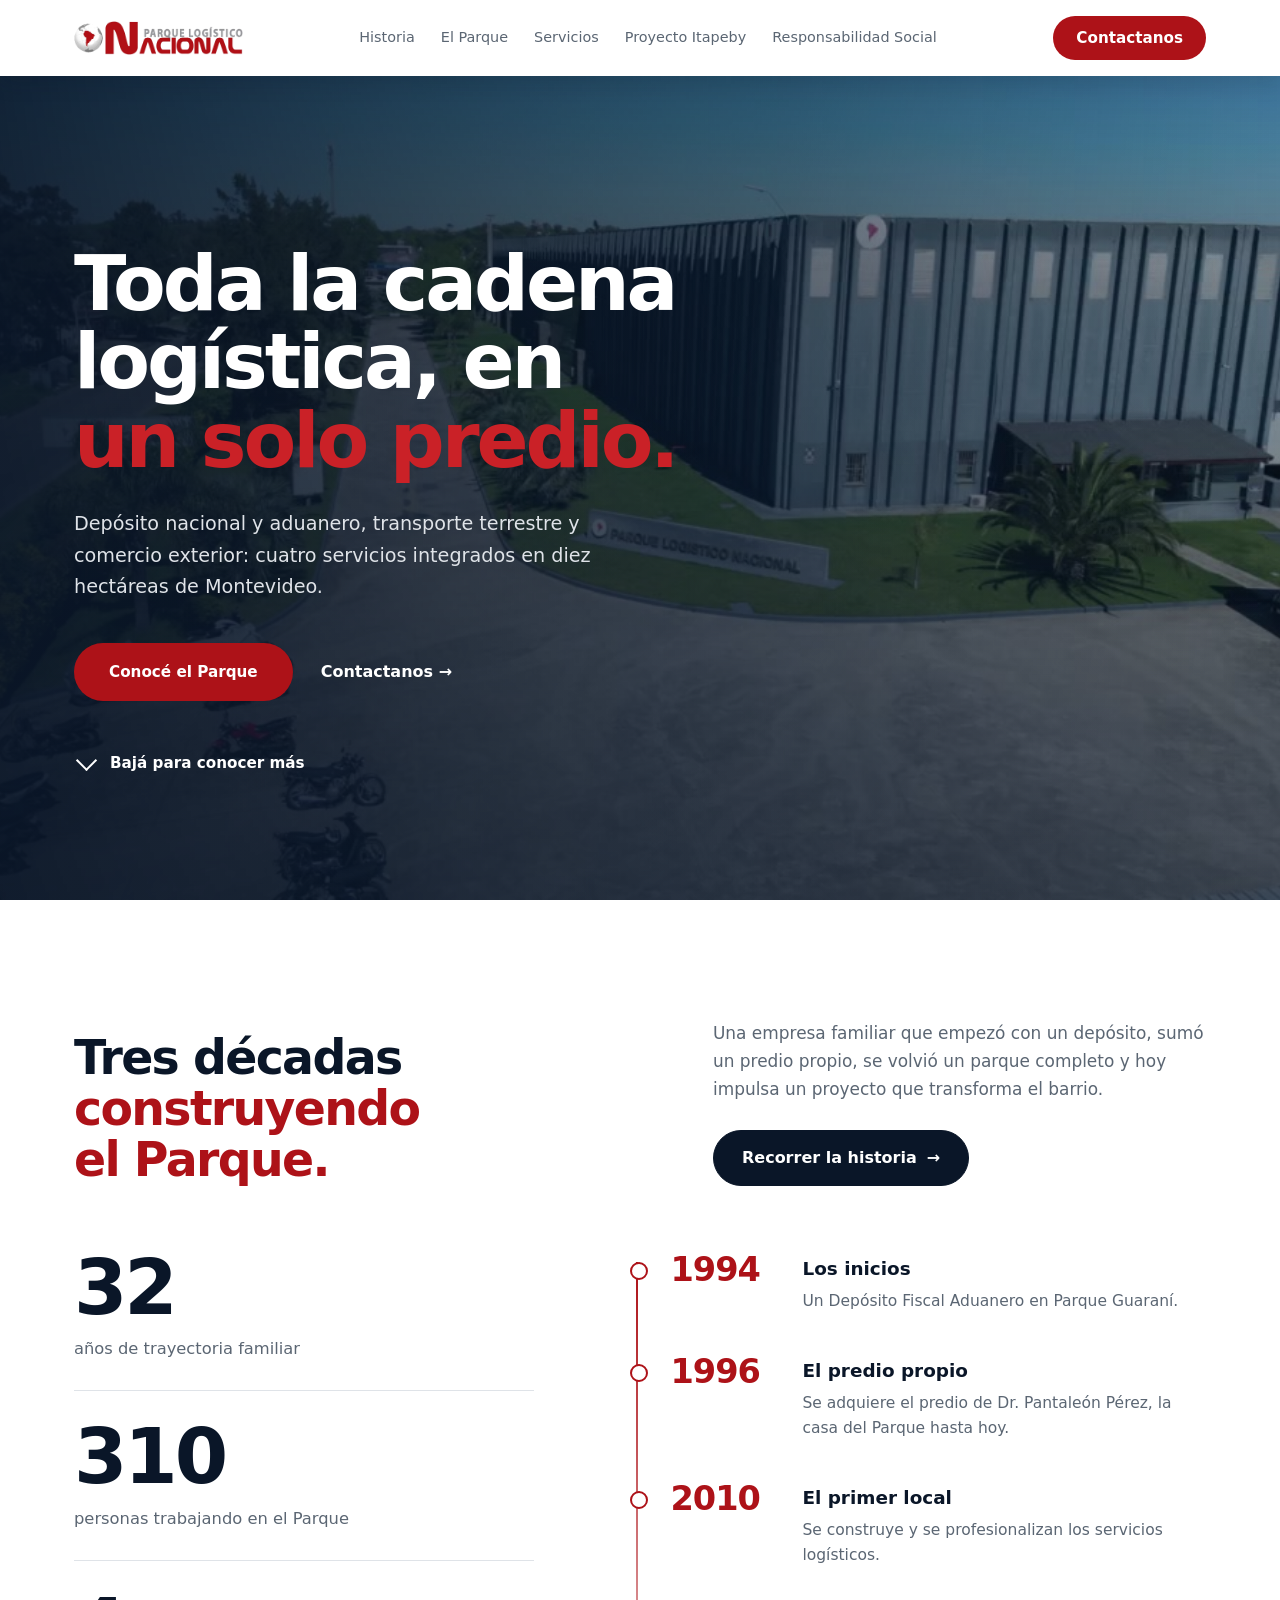
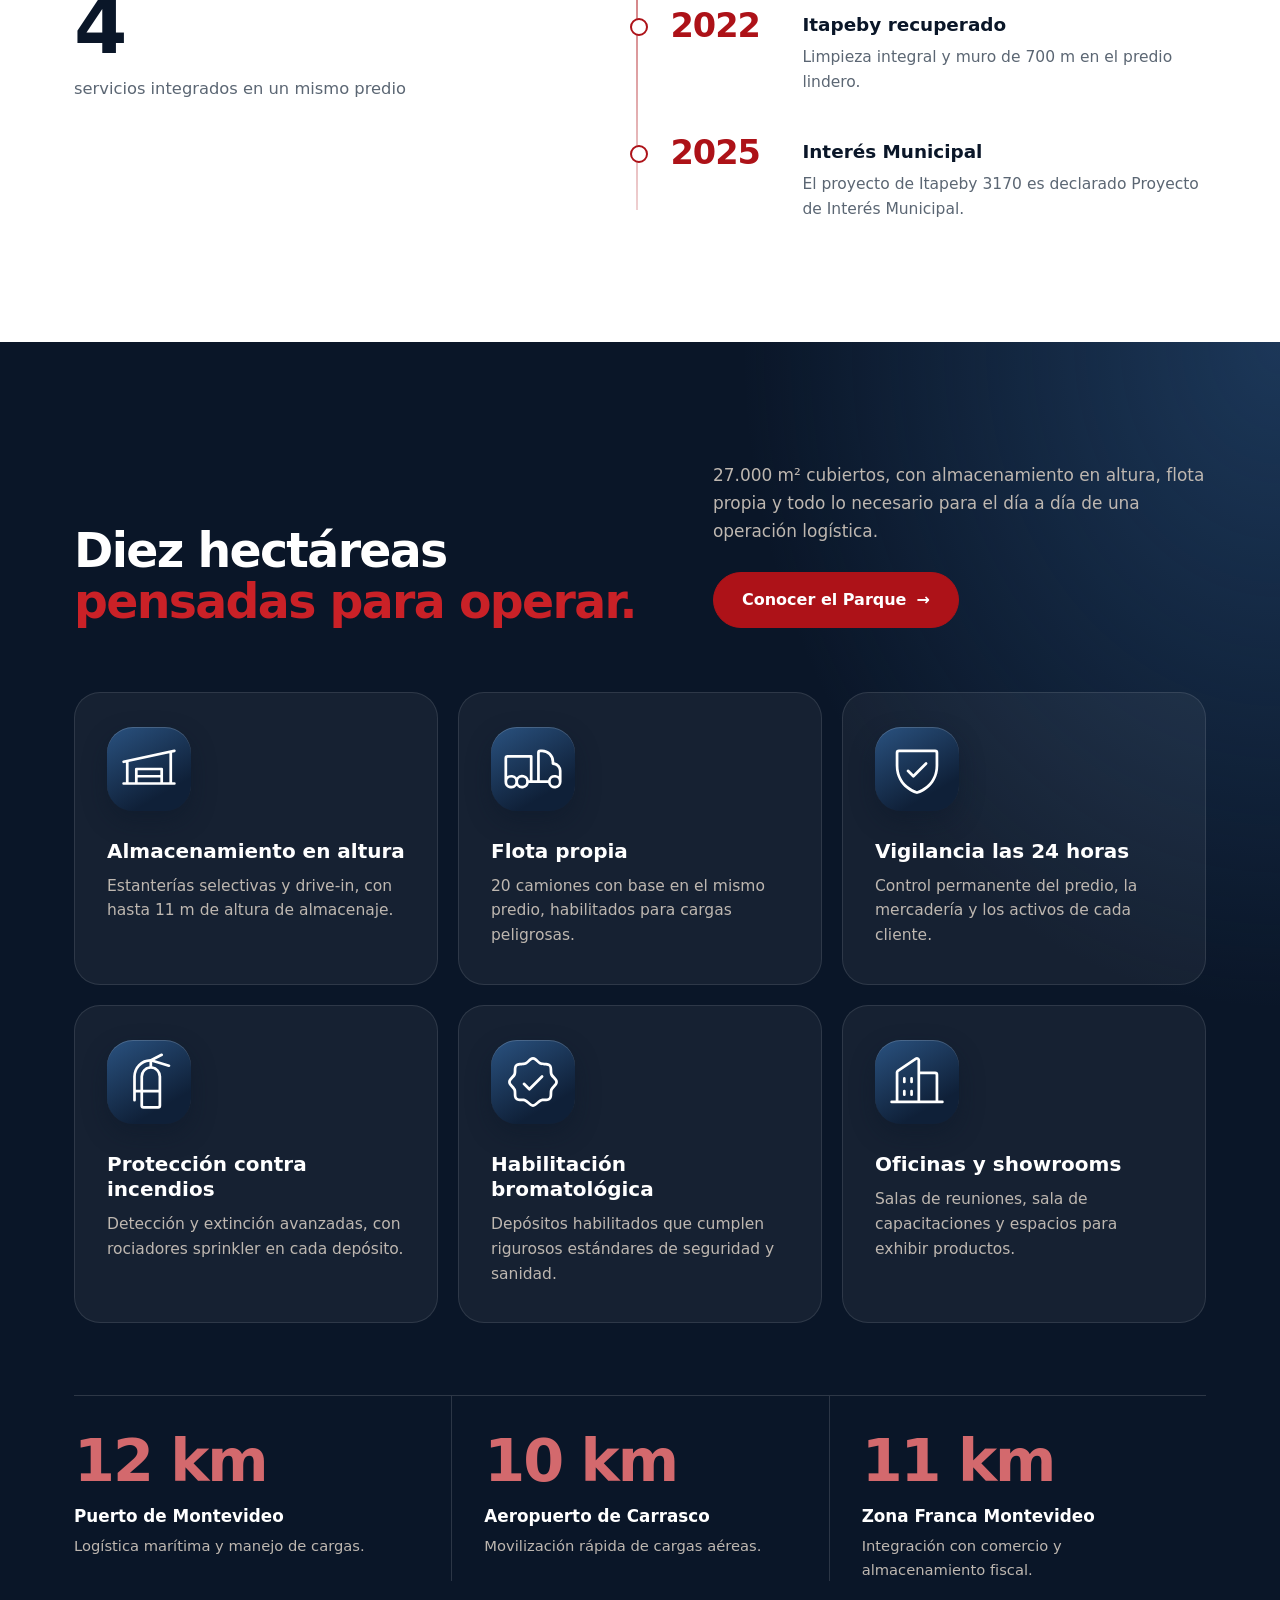
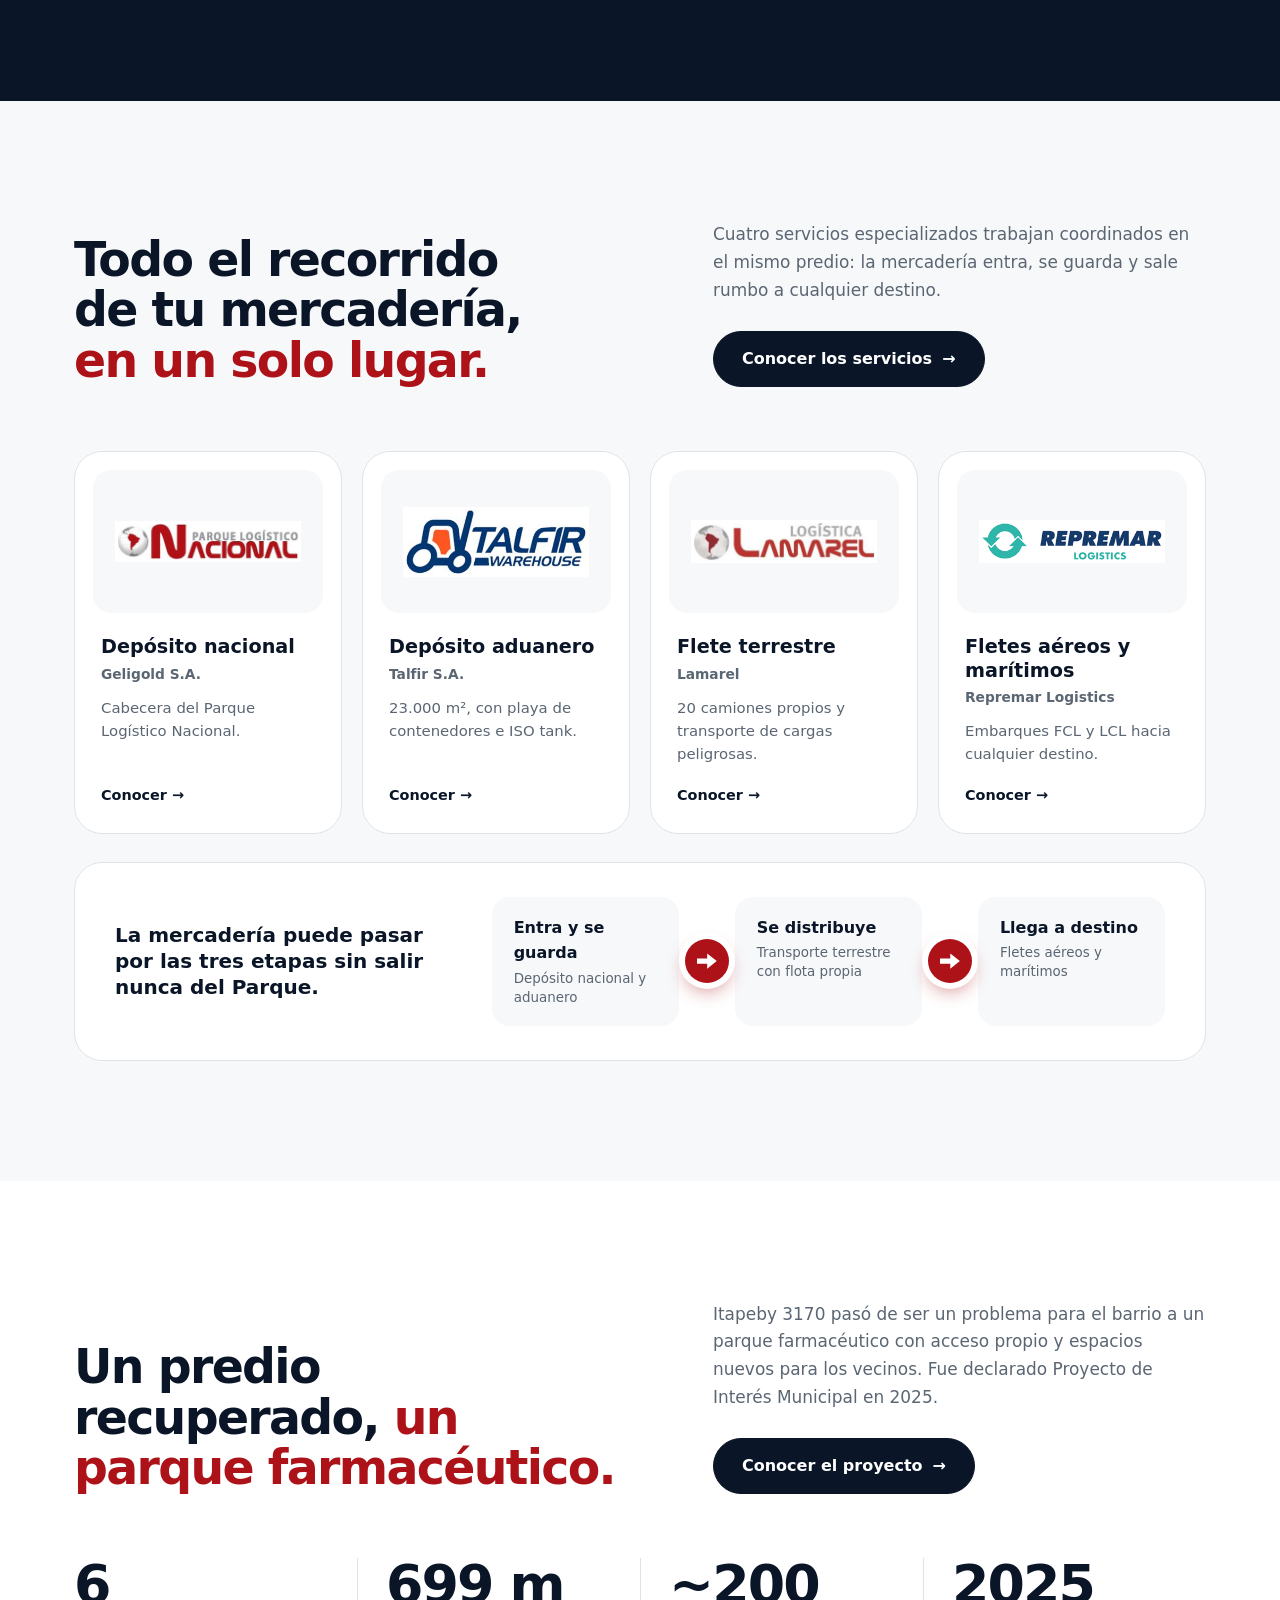
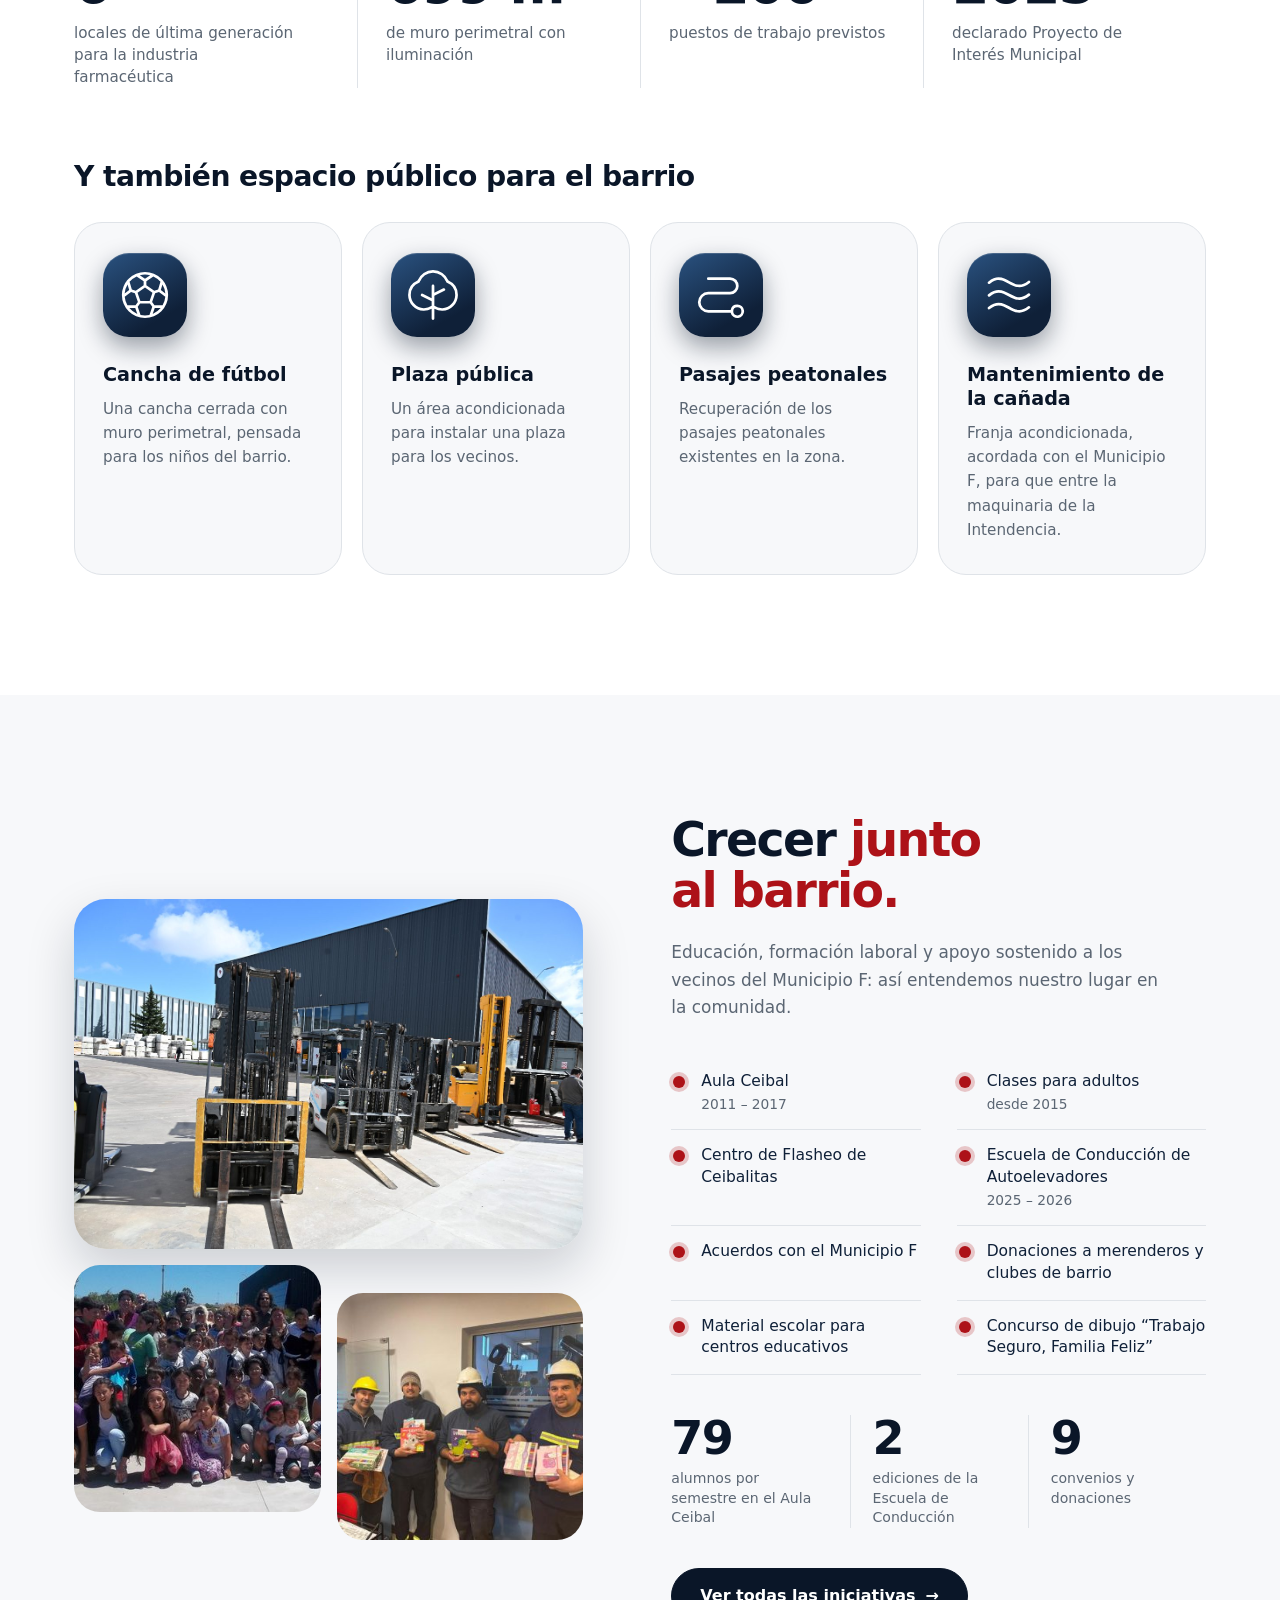
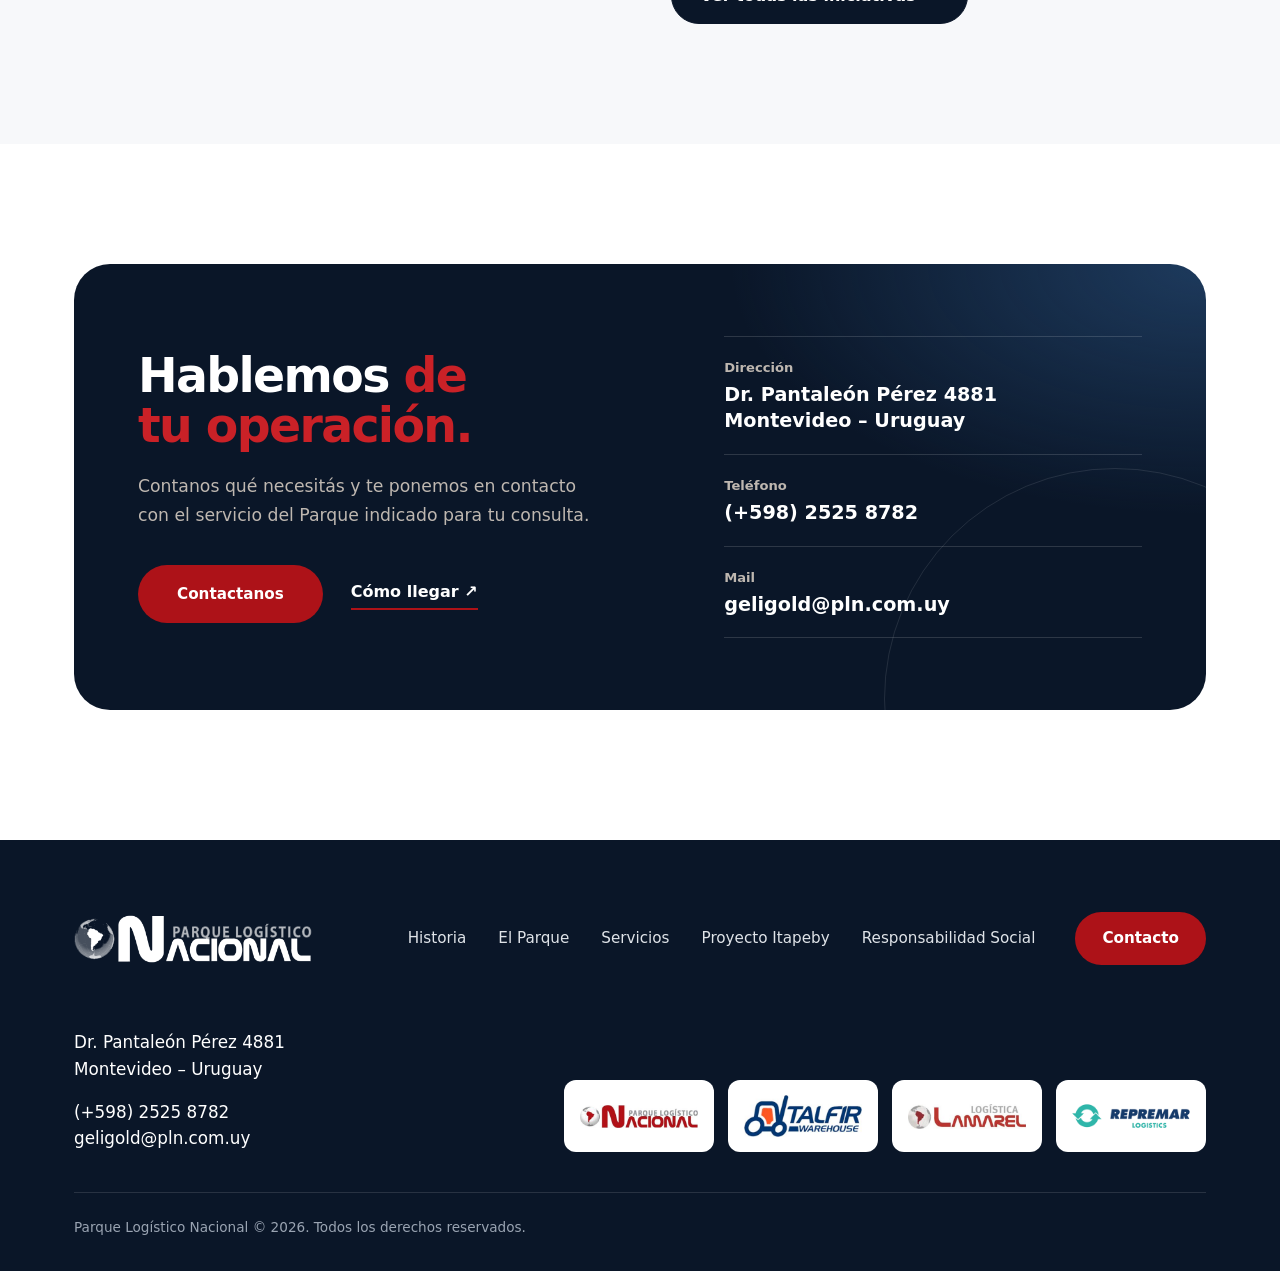
<file: index.html>
<!DOCTYPE html>
<html lang="es">
<head>
<meta charset="UTF-8">
<meta name="viewport" content="width=device-width, initial-scale=1.0">
<title>Parque Logístico Nacional | Geligold</title>
<meta name="description" content="Parque Logístico Nacional (PLN): 10 hectáreas en Montevideo con depósito aduanero, playa de contenedores, flota propia y fletes aéreos y marítimos. Historia, empresas y compromiso social.">
<link rel="stylesheet" href="css/style.css">
</head>
<body class="pagina-inicio">

<header class="site-header">
  <div class="container nav-wrap">
    <a href="index.html" class="brand" aria-label="Parque Logístico Nacional, inicio">
      <img class="brand-logo" src="img/logos/pln-logo.png" alt="Parque Logístico Nacional" width="824" height="166">
    </a>
    <nav class="nav-links" id="nav-links">
      <a href="historia.html">Historia</a>
      <a href="parque.html">El Parque</a>
      <a href="empresas.html">Servicios</a>
      <a href="proyecto.html">Proyecto Itapeby</a>
      <a href="responsabilidad-social.html">Responsabilidad Social</a>
    </nav>
    <div class="nav-cta">
      <a href="contacto.html" class="btn btn-primary">Contactanos</a>
      <button class="nav-toggle" aria-label="Abrir menú" aria-expanded="false">
        <span></span><span></span><span></span>
      </button>
    </div>
  </div>
</header>

<!-- =========================================================
     INICIO: resumen de todas las secciones (estilo propio, prefijo "in-", cuelga de <body class="pagina-inicio">).
     Todas las secciones usan la misma cabecera (.in-cab: título a la izquierda; texto y botón a la derecha)
     y alternan fondo oscuro / claro. Los datos salen de las otras páginas: si cambian allá, se actualizan acá.
     El plano 3D de Proyecto lo genera herramientas/generar-plano.py (no editar a mano).
     ========================================================= -->

<!-- ============ PORTADA: foto o video de fondo a pantalla completa ============ -->
<section class="in-hero">
  <!-- FONDO: video del dron (img/landing/portada.mp4, sin sonido, en bucle). Si el video no carga, se ve la foto (poster).
       Para cambiarlo, reemplazar los archivos de img/landing/ manteniendo los nombres. -->
  <div class="in-hero-fondo" aria-hidden="true">
    <video autoplay muted loop playsinline preload="auto" poster="img/landing/portada.jpg"><source src="img/landing/portada.mp4" type="video/mp4"></video>
  </div>
  <div class="container in-hero-contenido">
    <h1>Toda la cadena logística, en <span>un solo predio.</span></h1>
    <p>Depósito nacional y aduanero, transporte terrestre y comercio exterior: cuatro servicios integrados en diez hectáreas de Montevideo.</p>
    <div class="in-hero-botones">
      <a href="parque.html" class="btn btn-primary">Conocé el Parque</a>
      <a href="contacto.html" class="in-hero-link">Contactanos <span aria-hidden="true">→</span></a>
    </div>
  </div>
  <!-- Invitación a bajar: lleva a la primera sección -->
  <div class="in-hero-pie">
    <div class="container">
      <a href="#historia" class="in-hero-bajar"><span class="in-hero-bajar-flecha" aria-hidden="true"></span>Bajá para conocer más</a>
    </div>
  </div>
</section>

<!-- ============ HISTORIA ============ -->
<section class="in-sec" id="historia">
  <div class="container">
    <div class="in-cab">
      <h2 class="hist-anim">Tres décadas <span class="in-oro">construyendo el Parque.</span></h2>
      <div class="in-cab-der hist-anim">
        <p>Una empresa familiar que empezó con un depósito, sumó un predio propio, se volvió un parque completo y hoy impulsa un proyecto que transforma el barrio.</p>
        <a href="historia.html" class="in-boton">Recorrer la historia <span aria-hidden="true">→</span></a>
      </div>
    </div>
    <div class="in-historia">
      <dl class="in-pila hist-anim">
        <div><dt data-counter>32</dt><dd>años de trayectoria familiar</dd></div>
        <div><dt data-counter>310</dt><dd>personas trabajando en el Parque</dd></div>
        <div><dt data-counter>4</dt><dd>servicios integrados en un mismo predio</dd></div>
      </dl>
      <ol class="in-hitos hist-anim">
          <li><span class="in-hito-anio">1994</span><div><strong>Los inicios</strong><p>Un Depósito Fiscal Aduanero en Parque Guaraní.</p></div></li>
          <li><span class="in-hito-anio">1996</span><div><strong>El predio propio</strong><p>Se adquiere el predio de Dr. Pantaleón Pérez, la casa del Parque hasta hoy.</p></div></li>
          <li><span class="in-hito-anio">2010</span><div><strong>El primer local</strong><p>Se construye y se profesionalizan los servicios logísticos.</p></div></li>
          <li><span class="in-hito-anio">2022</span><div><strong>Itapeby recuperado</strong><p>Limpieza integral y muro de 700 m en el predio lindero.</p></div></li>
          <li><span class="in-hito-anio">2025</span><div><strong>Interés Municipal</strong><p>El proyecto de Itapeby 3170 es declarado Proyecto de Interés Municipal.</p></div></li>
      </ol>
    </div>
  </div>
</section>

<!-- Íconos de las tarjetas: Phosphor Icons, estilo "light" (licencia MIT). El dibujo está copiado acá adentro: no hace falta instalar nada. -->
<!-- ============ EL PARQUE (fondo oscuro) ============ -->
<section class="in-sec in-sec--oscura">
  <div class="container">
    <div class="in-cab">
      <h2 class="hist-anim">Diez hectáreas <span class="in-oro">pensadas para operar.</span></h2>
      <div class="in-cab-der hist-anim">
        <p>27.000 m² cubiertos, con almacenamiento en altura, flota propia y todo lo necesario para el día a día de una operación logística.</p>
        <a href="parque.html" class="in-boton in-boton--dorado">Conocer el Parque <span aria-hidden="true">→</span></a>
      </div>
    </div>
    <div class="in-infra-grid">
        <article class="in-infra hist-anim"><span class="in-infra-ico"><svg class="in-ph" viewBox="0 0 256 256" aria-hidden="true"><path d="M240,186H230V56.28l11.26-2.41a6,6,0,1,0-2.52-11.74l-224,48a6,6,0,0,0,2.52,11.74L26,100v86H16a6,6,0,0,0,0,12H240a6,6,0,0,0,0-12ZM38,97.42,218,58.85V186H190V128a6,6,0,0,0-6-6H72a6,6,0,0,0-6,6v58H38ZM178,154H78V134H178ZM78,166H178v20H78Z"/></svg></span><h3>Almacenamiento en altura</h3><p>Estanterías selectivas y drive-in, con hasta 11 m de altura de almacenaje.</p></article>
        <article class="in-infra hist-anim"><span class="in-infra-ico"><svg class="in-ph" viewBox="0 0 256 256" aria-hidden="true"><path d="M222,98.47V96a54.06,54.06,0,0,0-54-54h-8a14,14,0,0,0-14,14V178H126V72a6,6,0,0,0-6-6H16A14,14,0,0,0,2,80V184a30,30,0,0,0,54,18,30,30,0,0,0,53.4-12h85.2a30,30,0,0,0,59.4-6V136A38.07,38.07,0,0,0,222,98.47ZM158,56a2,2,0,0,1,2-2h8a42,42,0,0,1,42,42v8a6,6,0,0,0,6,6,26,26,0,0,1,26,26v24a30,30,0,0,0-47.4,18H158ZM16,78h98V178h-4.6A30,30,0,0,0,56,166a30,30,0,0,0-42-6V80A2,2,0,0,1,16,78ZM32,202a18,18,0,1,1,18-18A18,18,0,0,1,32,202Zm48,0a18,18,0,1,1,18-18A18,18,0,0,1,80,202Zm144,0a18,18,0,1,1,18-18A18,18,0,0,1,224,202Z"/></svg></span><h3>Flota propia</h3><p>20 camiones con base en el mismo predio, habilitados para cargas peligrosas.</p></article>
        <article class="in-infra hist-anim"><span class="in-infra-ico"><svg class="in-ph" viewBox="0 0 256 256" aria-hidden="true"><path d="M208,42H48A14,14,0,0,0,34,56v56c0,51.94,25.12,83.4,46.2,100.64,22.73,18.6,45.27,24.89,46.22,25.15a6,6,0,0,0,3.16,0c.95-.26,23.49-6.55,46.22-25.15C196.88,195.4,222,163.94,222,112V56A14,14,0,0,0,208,42Zm2,70c0,37.76-13.94,68.39-41.44,91.06A131.17,131.17,0,0,1,128,225.72a130.94,130.94,0,0,1-40.56-22.66C59.94,180.39,46,149.76,46,112V56a2,2,0,0,1,2-2H208a2,2,0,0,1,2,2ZM172.24,99.76a6,6,0,0,1,0,8.48l-56,56a6,6,0,0,1-8.48,0l-24-24a6,6,0,0,1,8.48-8.48L112,151.51l51.76-51.75A6,6,0,0,1,172.24,99.76Z"/></svg></span><h3>Vigilancia las 24 horas</h3><p>Control permanente del predio, la mercadería y los activos de cada cliente.</p></article>
        <article class="in-infra hist-anim"><span class="in-infra-ico"><svg class="in-ph" viewBox="0 0 256 256" aria-hidden="true"><path d="M217.72,50.25,152.21,30.6l34.47-17.23a6,6,0,1,0-5.36-10.74L134.51,26A78.07,78.07,0,0,0,58,104V208a6,6,0,0,0,12,0V174H90v58a14,14,0,0,0,14,14h64a14,14,0,0,0,14-14V104a46.07,46.07,0,0,0-40-45.6V40.07l72.27,21.68A6.14,6.14,0,0,0,216,62a6,6,0,0,0,1.72-11.75ZM70,162V104a66.07,66.07,0,0,1,60-65.71V58.4A46.07,46.07,0,0,0,90,104v58Zm98,72H104a2,2,0,0,1-2-2V174h68v58A2,2,0,0,1,168,234Zm2-130v58H102V104a34,34,0,0,1,68,0Z"/></svg></span><h3>Protección contra incendios</h3><p>Detección y extinción avanzadas, con rociadores sprinkler en cada depósito.</p></article>
        <article class="in-infra hist-anim"><span class="in-infra-ico"><svg class="in-ph" viewBox="0 0 256 256" aria-hidden="true"><path d="M224.42,104.2c-3.9-4.07-7.93-8.27-9.55-12.18-1.5-3.63-1.58-9-1.67-14.68-.14-9.38-.3-20-7.42-27.12S188,42.94,178.66,42.8c-5.68-.09-11-.17-14.68-1.67-3.91-1.62-8.11-5.65-12.18-9.55C145.16,25.22,137.64,18,128,18s-17.16,7.22-23.8,13.58c-4.07,3.9-8.27,7.93-12.18,9.55-3.63,1.5-9,1.58-14.68,1.67-9.38.14-20,.3-27.12,7.42S42.94,68,42.8,77.34c-.09,5.68-.17,11-1.67,14.68-1.62,3.91-5.65,8.11-9.55,12.18C25.22,110.84,18,118.36,18,128s7.22,17.16,13.58,23.8c3.9,4.07,7.93,8.27,9.55,12.18,1.5,3.63,1.58,9,1.67,14.68.14,9.38.3,20,7.42,27.12S68,213.06,77.34,213.2c5.68.09,11,.17,14.68,1.67,3.91,1.62,8.11,5.65,12.18,9.55C110.84,230.78,118.36,238,128,238s17.16-7.22,23.8-13.58c4.07-3.9,8.27-7.93,12.18-9.55,3.63-1.5,9-1.58,14.68-1.67,9.38-.14,20-.3,27.12-7.42s7.28-17.74,7.42-27.12c.09-5.68.17-11,1.67-14.68,1.62-3.91,5.65-8.11,9.55-12.18C230.78,145.16,238,137.64,238,128S230.78,110.84,224.42,104.2Zm-8.66,39.3c-4.67,4.86-9.5,9.9-12,15.9-2.38,5.74-2.48,12.52-2.58,19.08-.11,7.44-.23,15.14-3.9,18.82s-11.38,3.79-18.82,3.9c-6.56.1-13.34.2-19.08,2.58-6,2.48-11,7.31-15.91,12-5.25,5-10.68,10.24-15.49,10.24s-10.24-5.21-15.5-10.24c-4.86-4.67-9.9-9.5-15.9-12-5.74-2.38-12.52-2.48-19.08-2.58-7.44-.11-15.14-.23-18.82-3.9s-3.79-11.38-3.9-18.82c-.1-6.56-.2-13.34-2.58-19.08-2.48-6-7.31-11-12-15.91C35.21,138.24,30,132.81,30,128s5.21-10.24,10.24-15.5c4.67-4.86,9.5-9.9,12-15.9,2.38-5.74,2.48-12.52,2.58-19.08.11-7.44.23-15.14,3.9-18.82s11.38-3.79,18.82-3.9c6.56-.1,13.34-.2,19.08-2.58,6-2.48,11-7.31,15.91-12C117.76,35.21,123.19,30,128,30s10.24,5.21,15.5,10.24c4.86,4.67,9.9,9.5,15.9,12,5.74,2.38,12.52,2.48,19.08,2.58,7.44.11,15.14.23,18.82,3.9s3.79,11.38,3.9,18.82c.1,6.56.2,13.34,2.58,19.08,2.48,6,7.31,11,12,15.91,5,5.25,10.24,10.68,10.24,15.49S220.79,138.24,215.76,143.5ZM172.24,99.76a6,6,0,0,1,0,8.48l-56,56a6,6,0,0,1-8.48,0l-24-24a6,6,0,0,1,8.48-8.48L112,151.51l51.76-51.75A6,6,0,0,1,172.24,99.76Z"/></svg></span><h3>Habilitación bromatológica</h3><p>Depósitos habilitados que cumplen rigurosos estándares de seguridad y sanidad.</p></article>
        <article class="in-infra hist-anim"><span class="in-infra-ico"><svg class="in-ph" viewBox="0 0 256 256" aria-hidden="true"><path d="M240,210H222V96a14,14,0,0,0-14-14H142V32a14,14,0,0,0-21.77-11.64l-80,53.33A14,14,0,0,0,34,85.34V210H16a6,6,0,0,0,0,12H240a6,6,0,0,0,0-12ZM208,94a2,2,0,0,1,2,2V210H142V94ZM46,85.34a2,2,0,0,1,.89-1.66l80-53.34A2,2,0,0,1,130,32V210H46ZM110,112v16a6,6,0,0,1-12,0V112a6,6,0,0,1,12,0Zm-32,0v16a6,6,0,0,1-12,0V112a6,6,0,0,1,12,0Zm0,56v16a6,6,0,0,1-12,0V168a6,6,0,0,1,12,0Zm32,0v16a6,6,0,0,1-12,0V168a6,6,0,0,1,12,0Z"/></svg></span><h3>Oficinas y showrooms</h3><p>Salas de reuniones, sala de capacitaciones y espacios para exhibir productos.</p></article>
    </div>
    <ul class="in-ubic hist-anim">
      <li><strong>12 km</strong><span>Puerto de Montevideo</span><em>Logística marítima y manejo de cargas.</em></li>
      <li><strong>10 km</strong><span>Aeropuerto de Carrasco</span><em>Movilización rápida de cargas aéreas.</em></li>
      <li><strong>11 km</strong><span>Zona Franca Montevideo</span><em>Integración con comercio y almacenamiento fiscal.</em></li>
    </ul>
  </div>
</section>

<!-- ============ SERVICIOS (el bloque que les gustó; se llaman "servicios", no "empresas") ============ -->
<section class="in-sec in-sec--gris" id="servicios">
  <div class="container">
    <div class="in-cab">
      <h2 class="hist-anim">Todo el recorrido de tu mercadería, <span class="in-oro">en un solo lugar.</span></h2>
      <div class="in-cab-der hist-anim">
        <p>Cuatro servicios especializados trabajan coordinados en el mismo predio: la mercadería entra, se guarda y sale rumbo a cualquier destino.</p>
        <a href="empresas.html" class="in-boton">Conocer los servicios <span aria-hidden="true">→</span></a>
      </div>
    </div>

    <div class="in-emp-grid">
      <a href="empresas.html#geligold" class="in-emp hist-anim">
        <span class="in-emp-logo"><img src="img/logos/pln.png" alt="Geligold S.A." loading="lazy"></span>
        <h3>Depósito nacional</h3><span class="in-emp-marca">Geligold S.A.</span>
        <p>Cabecera del Parque Logístico Nacional.</p>
        <span class="in-emp-mas">Conocer <span aria-hidden="true">→</span></span>
      </a>
      <a href="empresas.html#talfir" class="in-emp hist-anim">
        <span class="in-emp-logo"><img src="img/logos/talfir.png" alt="Talfir S.A." loading="lazy"></span>
        <h3>Depósito aduanero</h3><span class="in-emp-marca">Talfir S.A.</span>
        <p>23.000 m², con playa de contenedores e ISO tank.</p>
        <span class="in-emp-mas">Conocer <span aria-hidden="true">→</span></span>
      </a>
      <a href="empresas.html#lamarel" class="in-emp hist-anim">
        <span class="in-emp-logo"><img src="img/logos/lamarel.png" alt="Lamarel" loading="lazy"></span>
        <h3>Flete terrestre</h3><span class="in-emp-marca">Lamarel</span>
        <p>20 camiones propios y transporte de cargas peligrosas.</p>
        <span class="in-emp-mas">Conocer <span aria-hidden="true">→</span></span>
      </a>
      <a href="empresas.html#repremar" class="in-emp hist-anim">
        <span class="in-emp-logo"><img src="img/logos/repremar.png" alt="Repremar Logistics" loading="lazy"></span>
        <h3>Fletes aéreos y marítimos</h3><span class="in-emp-marca">Repremar Logistics</span>
        <p>Embarques FCL y LCL hacia cualquier destino.</p>
        <span class="in-emp-mas">Conocer <span aria-hidden="true">→</span></span>
      </a>
    </div>

    <div class="in-flujo hist-anim">
      <p class="in-flujo-tit">La mercadería puede pasar por las tres etapas sin salir nunca del Parque.</p>
      <ol>
        <li><strong>Entra y se guarda</strong><span>Depósito nacional y aduanero</span></li>
        <li><strong>Se distribuye</strong><span>Transporte terrestre con flota propia</span></li>
        <li><strong>Llega a destino</strong><span>Fletes aéreos y marítimos</span></li>
      </ol>
    </div>
  </div>
</section>

<!-- ============ PROYECTO ITAPEBY: cifras + lo que se hace para el barrio ============
     (El plano 3D está en El Parque; acá no se muestra por ahora.) -->
<section class="in-sec">
  <div class="container">
    <div class="in-cab">
      <h2 class="hist-anim">Un predio recuperado, <span class="in-oro">un parque farmacéutico.</span></h2>
      <div class="in-cab-der hist-anim">
        <p>Itapeby 3170 pasó de ser un problema para el barrio a un parque farmacéutico con acceso propio y espacios nuevos para los vecinos. Fue declarado Proyecto de Interés Municipal en 2025.</p>
        <a href="proyecto.html" class="in-boton">Conocer el proyecto <span aria-hidden="true">→</span></a>
      </div>
    </div>
    <dl class="in-fila-cifras hist-anim">
      <div><dt data-counter>6</dt><dd>locales de última generación para la industria farmacéutica</dd></div>
      <div><dt data-counter>700 m</dt><dd>de muro perimetral con iluminación</dd></div>
      <div><dt>~200</dt><dd>puestos de trabajo previstos</dd></div>
      <div><dt>2025</dt><dd>declarado Proyecto de Interés Municipal</dd></div>
    </dl>
    <h3 class="in-subtitulo hist-anim">Y también espacio público para el barrio</h3>
    <div class="in-barrio-grid">
      <article class="in-barrio hist-anim"><span class="in-barrio-ico"><svg class="in-ph" viewBox="0 0 256 256" aria-hidden="true"><path d="M128,26A102,102,0,1,0,230,128,102.12,102.12,0,0,0,128,26Zm77.67,147.42H169.89L159.41,159l13.29-38.72,17-5.51,27.94,21.43A89.38,89.38,0,0,1,205.67,173.42Zm-119.56,0H50.33A89.38,89.38,0,0,1,38.38,136.2l27.94-21.43,17,5.51L96.59,159ZM51,81.42l7.24,24.41-20,15.34A89.47,89.47,0,0,1,51,81.42ZM107.56,154,95.15,117.86,128,95.28l32.85,22.58L148.44,154Zm90.19-48.17L205,81.42a89.47,89.47,0,0,1,12.75,39.75Zm-1.66-36.62L186,103.35l-17,5.53-35-24V67.16l30.9-21.24A90.3,90.3,0,0,1,196.09,69.21ZM150.92,41,128,56.72,105.08,41a90.22,90.22,0,0,1,45.84,0ZM91.11,45.91,122,67.16V84.84l-35,24-17-5.53L59.91,69.21A90.4,90.4,0,0,1,91.11,45.91ZM58.75,185.42H84.93l9.19,26A90.37,90.37,0,0,1,58.75,185.42Zm49.68,30.43L95.88,180.39,106.34,166h43.32l10.46,14.39-12.55,35.46a90.14,90.14,0,0,1-39.14,0Zm53.45-4.48,9.19-26h26.18A90.37,90.37,0,0,1,161.88,211.37Z"/></svg></span><h3>Cancha de fútbol</h3><p>Una cancha cerrada con muro perimetral, pensada para los niños del barrio.</p></article>
      <article class="in-barrio hist-anim"><span class="in-barrio-ico"><svg class="in-ph" viewBox="0 0 256 256" aria-hidden="true"><path d="M196.55,64.09a74,74,0,0,0-137.1,0A69.71,69.71,0,0,0,18,127.8C17.9,164.91,49.13,197,86.19,198A70.32,70.32,0,0,0,122,189.16V232a6,6,0,0,0,12,0V189.16A70.1,70.1,0,0,0,168,198l1.77,0C206.87,197,238.1,164.9,238,127.8A69.71,69.71,0,0,0,196.55,64.09ZM169.5,186A57.88,57.88,0,0,1,134,175V131.71l44.68-22.34a6,6,0,1,0-5.36-10.74L134,118.29V88a6,6,0,0,0-12,0v54.29L82.68,122.63a6,6,0,0,0-5.36,10.74L122,155.71V175a58.09,58.09,0,0,1-35.5,11c-30.71-.77-56.58-27.4-56.5-58.14A57.78,57.78,0,0,1,66.37,74.19a6,6,0,0,0,3.39-3.51,62,62,0,0,1,116.48,0,6,6,0,0,0,3.39,3.51A57.77,57.77,0,0,1,226,127.83C226.08,158.58,200.21,185.2,169.5,186Z"/></svg></span><h3>Plaza pública</h3><p>Un área acondicionada para instalar una plaza para los vecinos.</p></article>
      <article class="in-barrio hist-anim"><span class="in-barrio-ico"><svg class="in-ph" viewBox="0 0 256 256" aria-hidden="true"><path d="M200,170a30.05,30.05,0,0,0-29.4,24H72a34,34,0,0,1,0-68h96a38,38,0,0,0,0-76H72a6,6,0,0,0,0,12h96a26,26,0,0,1,0,52H72a46,46,0,0,0,0,92h98.6A30,30,0,1,0,200,170Zm0,48a18,18,0,1,1,18-18A18,18,0,0,1,200,218Z"/></svg></span><h3>Pasajes peatonales</h3><p>Recuperación de los pasajes peatonales existentes en la zona.</p></article>
      <article class="in-barrio hist-anim"><span class="in-barrio-ico"><svg class="in-ph" viewBox="0 0 256 256" aria-hidden="true"><path d="M220.62,178.58a6,6,0,0,1-.79,8.45c-16.87,14-32,19-45.75,19-18.19,0-34.13-8.66-48.94-16.7-26-14.12-48.44-26.31-81.31,1A6,6,0,0,1,36.17,181c39.13-32.45,68.65-16.41,94.69-2.26s48.44,26.31,81.31-1A6,6,0,0,1,220.62,178.58Zm-8.45-56.81c-32.87,27.27-55.32,15.07-81.31,1S75.3,92.54,36.17,125a6,6,0,0,0,7.66,9.25c32.87-27.27,55.32-15.08,81.31-1,14.81,8,30.75,16.71,48.94,16.71,13.79,0,28.88-5,45.75-19a6,6,0,0,0-7.66-9.24ZM43.83,78.21c32.87-27.27,55.32-15.07,81.31-1C140,85.3,155.89,94,174.08,94c13.79,0,28.88-5,45.75-19a6,6,0,1,0-7.66-9.24c-32.87,27.27-55.32,15.07-81.31,1S75.3,36.52,36.17,69a6,6,0,1,0,7.66,9.24Z"/></svg></span><h3>Mantenimiento de la cañada</h3><p>Franja acondicionada, acordada con el Municipio F, para que entre la maquinaria de la Intendencia.</p></article>
    </div>
  </div>
</section>

<!-- ============ RESPONSABILIDAD SOCIAL ============ -->
<section class="in-sec in-sec--gris">
  <div class="container in-rse">
    <div class="in-rse-collage hist-anim">
      <div class="foto foto--fondo in-r1" role="img" aria-label="Autoelevadores en la Escuela de Conducción del Parque" style="background-image:url(img/landing/rse-escuela.jpg);background-position:45% 60%"></div>
      <div class="foto foto--fondo in-r2" role="img" aria-label="Grupo de participantes de Aula Ceibal" style="background-image:url(img/landing/rse-aula.jpg)"></div>
      <div class="foto foto--fondo in-r3" role="img" aria-label="Trabajadores con los premios del concurso de dibujo" style="background-image:url(img/landing/rse-concurso.jpg)"></div>
    </div>
    <div class="in-rse-texto">
      <h2 class="hist-anim">Crecer <span class="in-oro">junto al barrio.</span></h2>
      <p class="hist-anim">Educación, formación laboral y apoyo sostenido a los vecinos del Municipio F: así entendemos nuestro lugar en la comunidad.</p>
      <ul class="in-lista hist-anim">
          <li>Aula Ceibal <em>2011 – 2017</em></li>
          <li>Clases para adultos <em>desde 2015</em></li>
          <li>Centro de Flasheo de Ceibalitas</li>
          <li>Escuela de Conducción de Autoelevadores <em>2025 – 2026</em></li>
          <li>Acuerdos con el Municipio F</li>
          <li>Donaciones a merenderos y clubes de barrio</li>
          <li>Material escolar para centros educativos</li>
          <li>Concurso de dibujo “Trabajo Seguro, Familia Feliz”</li>
      </ul>
      <dl class="in-trio hist-anim">
        <div><dt data-counter>80</dt><dd>alumnos por semestre en el Aula Ceibal</dd></div>
        <div><dt data-counter>2</dt><dd>ediciones de la Escuela de Conducción</dd></div>
        <div><dt data-counter>9</dt><dd>convenios y donaciones</dd></div>
      </dl>
      <a href="responsabilidad-social.html" class="in-boton hist-anim">Ver todas las iniciativas <span aria-hidden="true">→</span></a>
    </div>
  </div>
</section>

<!-- ============ CONTACTO ============ -->
<section class="in-sec in-sec--final">
  <div class="container">
    <div class="in-contacto hist-anim">
      <div class="in-contacto-texto">
        <h2>Hablemos <span class="in-oro">de tu operación.</span></h2>
        <p>Contanos qué necesitás y te ponemos en contacto con el servicio del Parque indicado para tu consulta.</p>
        <div class="in-contacto-botones">
          <a href="contacto.html" class="btn btn-primary">Contactanos</a>
          <a href="https://www.google.com/maps/search/?api=1&amp;query=Dr.%20Pantale%C3%B3n%20P%C3%A9rez%204881%2C%20Montevideo%2C%20Uruguay" class="in-contacto-link" target="_blank" rel="noopener">Cómo llegar ↗</a>
        </div>
      </div>
      <ul class="in-contacto-datos">
        <li><span>Dirección</span><strong>Dr. Pantaleón Pérez 4881<br>Montevideo – Uruguay</strong></li>
        <li><span>Teléfono</span><a href="tel:+59825258782">(+598) 2525 8782</a></li>
        <li><span>Mail</span><a href="mailto:geligold@pln.com.uy">geligold@pln.com.uy</a></li>
      </ul>
    </div>
  </div>
</section>

<footer class="site-footer">
  <!-- Pie de página: es IDÉNTICO en las 7 páginas. Si se cambia, cambiarlo en todas. -->
  <div class="container">
    <div class="footer-top">
      <a href="index.html" class="brand" aria-label="Parque Logístico Nacional, inicio">
        <img class="brand-logo" src="img/logos/pln-logo-blanco.png" alt="Parque Logístico Nacional" width="824" height="166">
      </a>
      <nav class="footer-nav" aria-label="Pie de página">
        <a href="historia.html">Historia</a>
        <a href="parque.html">El Parque</a>
        <a href="empresas.html">Servicios</a>
        <a href="proyecto.html">Proyecto Itapeby</a>
        <a href="responsabilidad-social.html">Responsabilidad Social</a>
        <a href="contacto.html" class="btn btn-primary">Contacto</a>
      </nav>
    </div>

    <div class="footer-mid">
      <address class="footer-contact">
        <p>Dr. Pantaleón Pérez 4881<br>Montevideo – Uruguay</p>
        <p><a href="tel:+59825258782">(+598) 2525 8782</a><br><a href="mailto:geligold@pln.com.uy">geligold@pln.com.uy</a></p>
      </address>
      <div class="footer-logos">
        <ul>
          <li><a href="empresas.html#geligold"><img src="img/logos/pln.png" alt="Parque Logístico Nacional" loading="lazy"></a></li>
          <li><a href="empresas.html#talfir"><img src="img/logos/talfir.png" alt="Talfir Warehouse" loading="lazy"></a></li>
          <li><a href="empresas.html#lamarel"><img src="img/logos/lamarel.png" alt="Lamarel Logística" loading="lazy"></a></li>
          <li><a href="empresas.html#repremar"><img src="img/logos/repremar.png" alt="Repremar Logistics" loading="lazy"></a></li>
        </ul>
      </div>
    </div>

    <div class="footer-bottom">
      <span>Parque Logístico Nacional © <span id="year"></span>. Todos los derechos reservados.</span>
    </div>
  </div>
</footer>

<script src="js/main.js"></script>
</body>
</html>
</file>
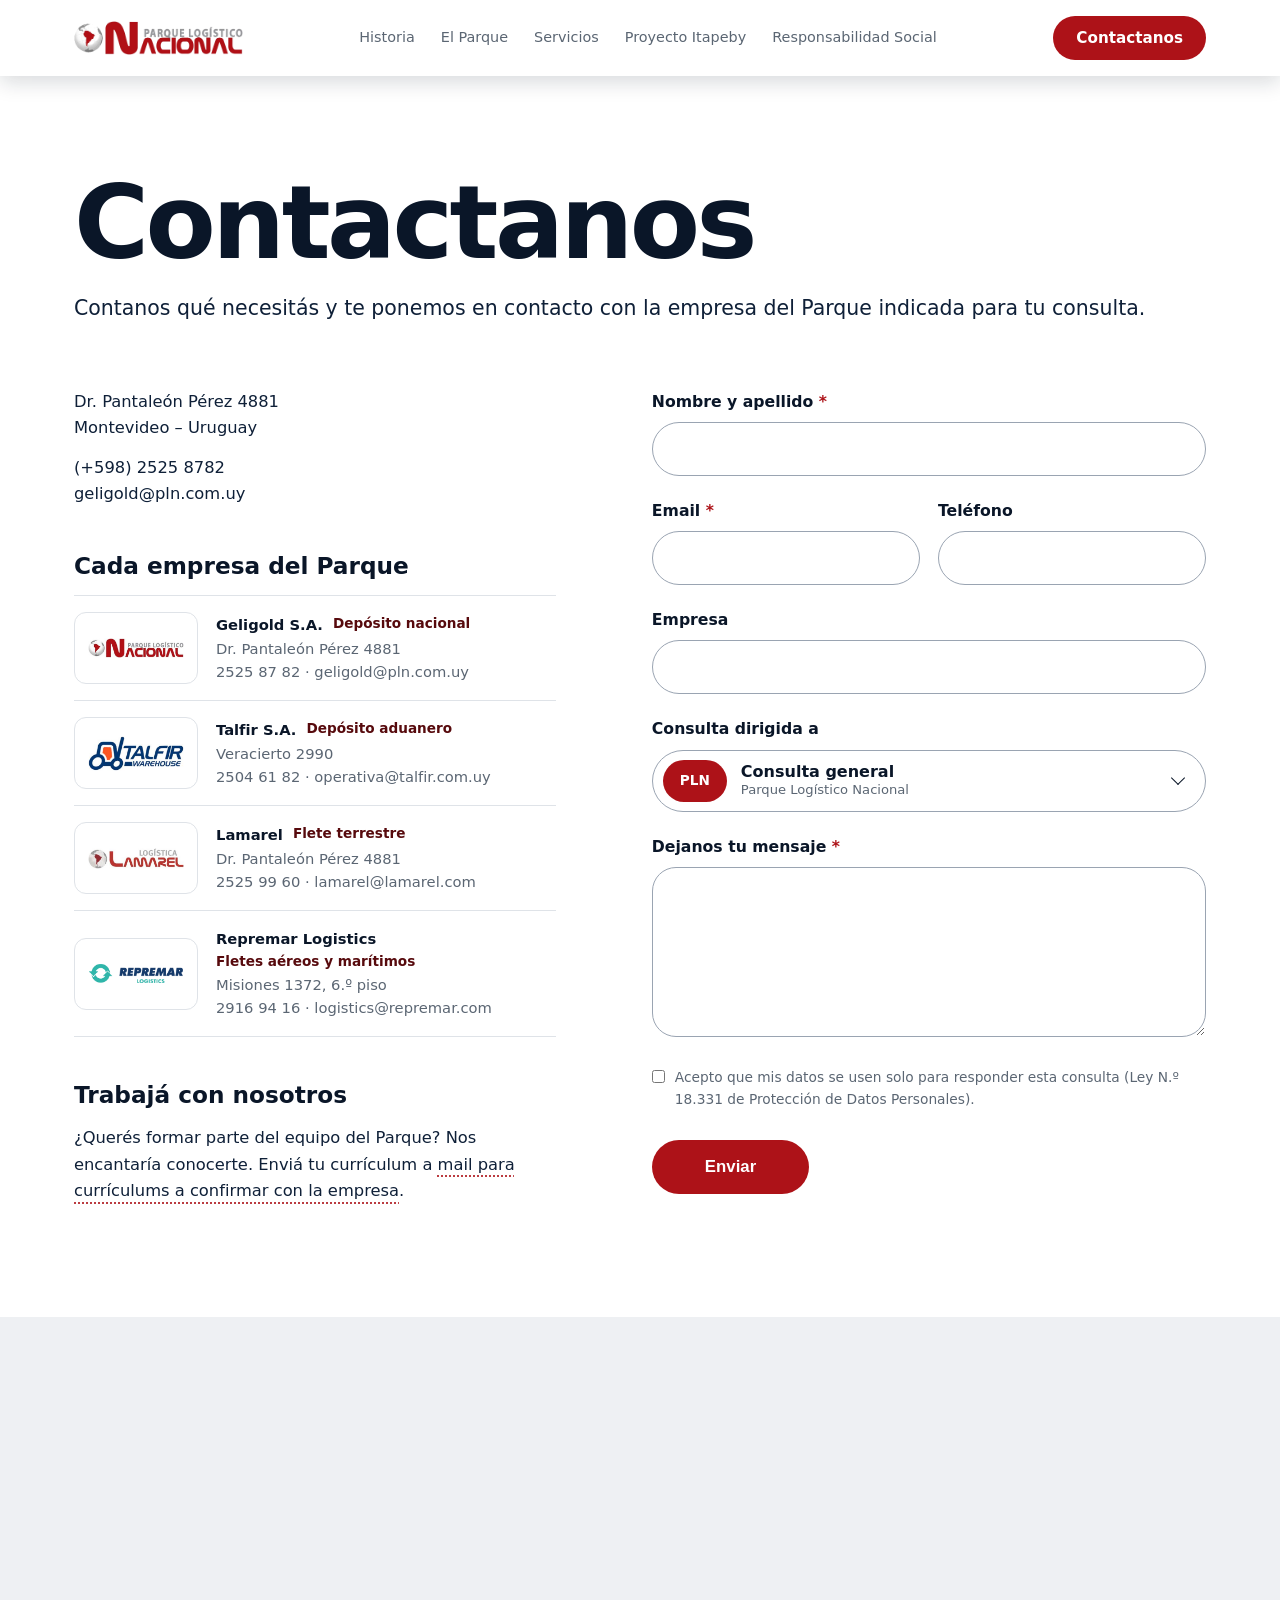
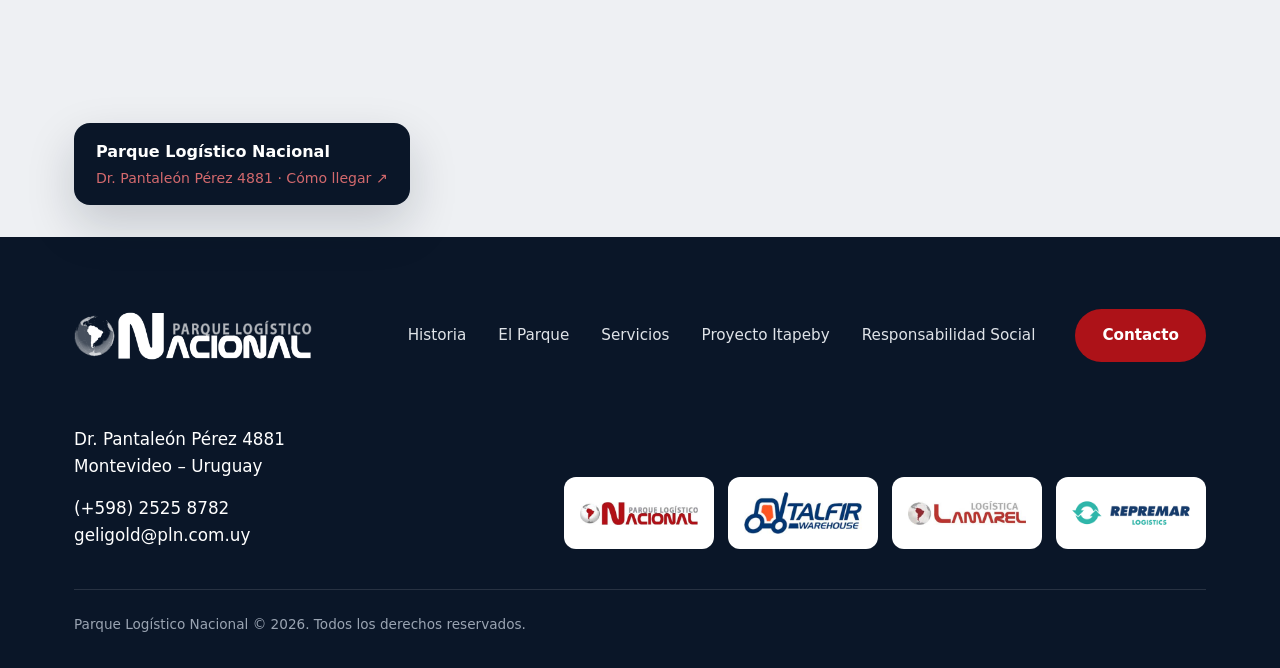
<file: contacto.html>
<!DOCTYPE html>
<html lang="es">
<head>
<meta charset="UTF-8">
<meta name="viewport" content="width=device-width, initial-scale=1.0">
<title>Contacto | Parque Logístico Nacional</title>
<meta name="description" content="Contactate con el Parque Logístico Nacional y sus empresas: Geligold, Talfir, Lamarel y Repremar Logistics.">
<link rel="stylesheet" href="css/style.css">
</head>
<body class="pagina-contacto">

<header class="site-header">
  <div class="container nav-wrap">
    <a href="index.html" class="brand" aria-label="Parque Logístico Nacional, inicio">
      <img class="brand-logo" src="img/logos/pln-logo.png" alt="Parque Logístico Nacional" width="824" height="166">
    </a>
    <nav class="nav-links" id="nav-links">
      <a href="historia.html">Historia</a>
      <a href="parque.html">El Parque</a>
      <a href="empresas.html">Servicios</a>
      <a href="proyecto.html">Proyecto Itapeby</a>
      <a href="responsabilidad-social.html">Responsabilidad Social</a>
    </nav>
    <div class="nav-cta">
      <a href="contacto.html" class="btn btn-primary">Contactanos</a>
      <button class="nav-toggle" aria-label="Abrir menú" aria-expanded="false">
        <span></span><span></span><span></span>
      </button>
    </div>
  </div>
</header>

<!-- ============ CONTACTANOS: datos a la izquierda, formulario a la derecha ============ -->
<section class="ct-main">
  <div class="container">
    <h1 class="ct-title hist-anim">Contactanos</h1>
    <p class="ct-lead hist-anim">Contanos qué necesitás y te ponemos en contacto con la empresa del Parque indicada para tu consulta.</p>

    <div class="ct-grid">
      <div class="ct-datos hist-anim">
        <address class="ct-principal">
          <p>Dr. Pantaleón Pérez 4881<br>Montevideo – Uruguay</p>
          <p><a href="tel:+59825258782">(+598) 2525 8782</a><br><a href="mailto:geligold@pln.com.uy">geligold@pln.com.uy</a></p>
        </address>

        <h2 class="ct-subtitulo">Cada empresa del Parque</h2>
        <ul class="ct-empresas">
          <li>
            <span class="ct-emp-logo"><img src="img/logos/pln.png" alt="Parque Logístico Nacional – Geligold" loading="lazy"></span>
            <div class="ct-emp-info">
              <strong>Geligold S.A.</strong><span class="ct-emp-rubro">Depósito nacional</span>
              <span>Dr. Pantaleón Pérez 4881</span>
              <span><a href="tel:+59825258782">2525 87 82</a> · <a href="mailto:geligold@pln.com.uy">geligold@pln.com.uy</a></span>
            </div>
          </li>
          <li>
            <span class="ct-emp-logo"><img src="img/logos/talfir.png" alt="Talfir" loading="lazy"></span>
            <div class="ct-emp-info">
              <strong>Talfir S.A.</strong><span class="ct-emp-rubro">Depósito aduanero</span>
              <span>Veracierto 2990</span>
              <span><a href="tel:+59825046182">2504 61 82</a> · <a href="mailto:operativa@talfir.com.uy">operativa@talfir.com.uy</a></span>
            </div>
          </li>
          <li>
            <span class="ct-emp-logo"><img src="img/logos/lamarel.png" alt="Lamarel" loading="lazy"></span>
            <div class="ct-emp-info">
              <strong>Lamarel</strong><span class="ct-emp-rubro">Flete terrestre</span>
              <span>Dr. Pantaleón Pérez 4881</span>
              <span><a href="tel:+59825259960">2525 99 60</a> · <a href="mailto:lamarel@lamarel.com">lamarel@lamarel.com</a></span>
            </div>
          </li>
          <li>
            <span class="ct-emp-logo"><img src="img/logos/repremar.png" alt="Repremar Logistics" loading="lazy"></span>
            <div class="ct-emp-info">
              <strong>Repremar Logistics</strong><span class="ct-emp-rubro">Fletes aéreos y marítimos</span>
              <span>Misiones 1372, 6.º piso</span>
              <span><a href="tel:+59829169416">2916 94 16</a> · <a href="mailto:logistics@repremar.com">logistics@repremar.com</a></span>
            </div>
          </li>
        </ul>

        <h2 class="ct-subtitulo">Trabajá con nosotros</h2>
        <p class="ct-texto">¿Querés formar parte del equipo del Parque? Nos encantaría conocerte. Enviá tu currículum a <span class="pendiente">mail para currículums a confirmar con la empresa</span>.</p>
      </div>

      <form id="contact-form" class="ct-form hist-anim">
        <div class="form-field">
          <label for="nombre">Nombre y apellido <span class="ct-req" aria-hidden="true">*</span></label>
          <input type="text" id="nombre" name="nombre" autocomplete="name" required>
        </div>
        <div class="ct-form-fila">
          <div class="form-field">
            <label for="email">Email <span class="ct-req" aria-hidden="true">*</span></label>
            <input type="email" id="email" name="email" autocomplete="email" required>
          </div>
          <div class="form-field">
            <label for="telefono">Teléfono</label>
            <input type="tel" id="telefono" name="telefono" autocomplete="tel">
          </div>
        </div>
        <div class="form-field">
          <label for="empresa">Empresa</label>
          <input type="text" id="empresa" name="empresa" autocomplete="organization">
        </div>
        <div class="form-field">
          <label for="area">Consulta dirigida a</label>
          <!-- Lista desplegable con el estilo de la web: main.js (initSelects) arma el desplegable a partir
               de este <select>, que queda oculto y es el que se envía. data-logo y data-detalle son lo que se muestra. -->
          <select id="area" name="area" class="ct-select">
            <option value="general" data-detalle="Parque Logístico Nacional">Consulta general</option>
            <option value="geligold" data-logo="img/logos/pln.png" data-detalle="Depósito nacional">Geligold S.A.</option>
            <option value="talfir" data-logo="img/logos/talfir.png" data-detalle="Depósito aduanero">Talfir S.A.</option>
            <option value="lamarel" data-logo="img/logos/lamarel.png" data-detalle="Flete terrestre">Lamarel</option>
            <option value="repremar" data-logo="img/logos/repremar.png" data-detalle="Fletes aéreos y marítimos">Repremar Logistics</option>
          </select>
        </div>
        <div class="form-field">
          <label for="mensaje">Dejanos tu mensaje <span class="ct-req" aria-hidden="true">*</span></label>
          <textarea id="mensaje" name="mensaje" required></textarea>
        </div>
        <div class="form-field form-field--check">
          <input type="checkbox" id="consentimiento" name="consentimiento" value="Acepta" required>
          <label for="consentimiento">Acepto que mis datos se usen solo para responder esta consulta (Ley N.º 18.331 de Protección de Datos Personales).</label>
        </div>
        <input type="checkbox" name="botcheck" class="form-honeypot" tabindex="-1" autocomplete="off" aria-hidden="true">
        <button type="submit" class="btn btn-primary ct-enviar">Enviar</button>
        <p id="form-status" class="form-status" role="status" aria-live="polite" hidden></p>
      </form>
    </div>
  </div>
</section>

<!-- ============ MAPA (ancho completo, al final de la página) ============
     Mapa de Google Maps con la dirección del Parque. El cartel "Cómo llegar" abre Google Maps en una pestaña nueva. -->
<section class="ct-mapa">
  <iframe class="ct-mapa-iframe" title="Mapa: Parque Logístico Nacional, Dr. Pantaleón Pérez 4881, Montevideo"
    src="https://maps.google.com/maps?q=Dr.%20Pantale%C3%B3n%20P%C3%A9rez%204881%2C%20Montevideo%2C%20Uruguay&amp;z=14&amp;output=embed" loading="lazy" referrerpolicy="no-referrer-when-downgrade"></iframe>
  <a class="ct-mapa-cartel" href="https://www.google.com/maps/search/?api=1&amp;query=Dr.%20Pantale%C3%B3n%20P%C3%A9rez%204881%2C%20Montevideo%2C%20Uruguay" target="_blank" rel="noopener">
    <strong>Parque Logístico Nacional</strong>
    <span>Dr. Pantaleón Pérez 4881 · Cómo llegar ↗</span>
  </a>
</section>

<footer class="site-footer">
  <!-- Pie de página: es IDÉNTICO en las 7 páginas. Si se cambia, cambiarlo en todas. -->
  <div class="container">
    <div class="footer-top">
      <a href="index.html" class="brand" aria-label="Parque Logístico Nacional, inicio">
        <img class="brand-logo" src="img/logos/pln-logo-blanco.png" alt="Parque Logístico Nacional" width="824" height="166">
      </a>
      <nav class="footer-nav" aria-label="Pie de página">
        <a href="historia.html">Historia</a>
        <a href="parque.html">El Parque</a>
        <a href="empresas.html">Servicios</a>
        <a href="proyecto.html">Proyecto Itapeby</a>
        <a href="responsabilidad-social.html">Responsabilidad Social</a>
        <a href="contacto.html" class="btn btn-primary">Contacto</a>
      </nav>
    </div>

    <div class="footer-mid">
      <address class="footer-contact">
        <p>Dr. Pantaleón Pérez 4881<br>Montevideo – Uruguay</p>
        <p><a href="tel:+59825258782">(+598) 2525 8782</a><br><a href="mailto:geligold@pln.com.uy">geligold@pln.com.uy</a></p>
      </address>
      <div class="footer-logos">
        <ul>
          <li><a href="empresas.html#geligold"><img src="img/logos/pln.png" alt="Parque Logístico Nacional" loading="lazy"></a></li>
          <li><a href="empresas.html#talfir"><img src="img/logos/talfir.png" alt="Talfir Warehouse" loading="lazy"></a></li>
          <li><a href="empresas.html#lamarel"><img src="img/logos/lamarel.png" alt="Lamarel Logística" loading="lazy"></a></li>
          <li><a href="empresas.html#repremar"><img src="img/logos/repremar.png" alt="Repremar Logistics" loading="lazy"></a></li>
        </ul>
      </div>
    </div>

    <div class="footer-bottom">
      <span>Parque Logístico Nacional © <span id="year"></span>. Todos los derechos reservados.</span>
    </div>
  </div>
</footer>

<script src="js/main.js"></script>
</body>
</html>
</file>
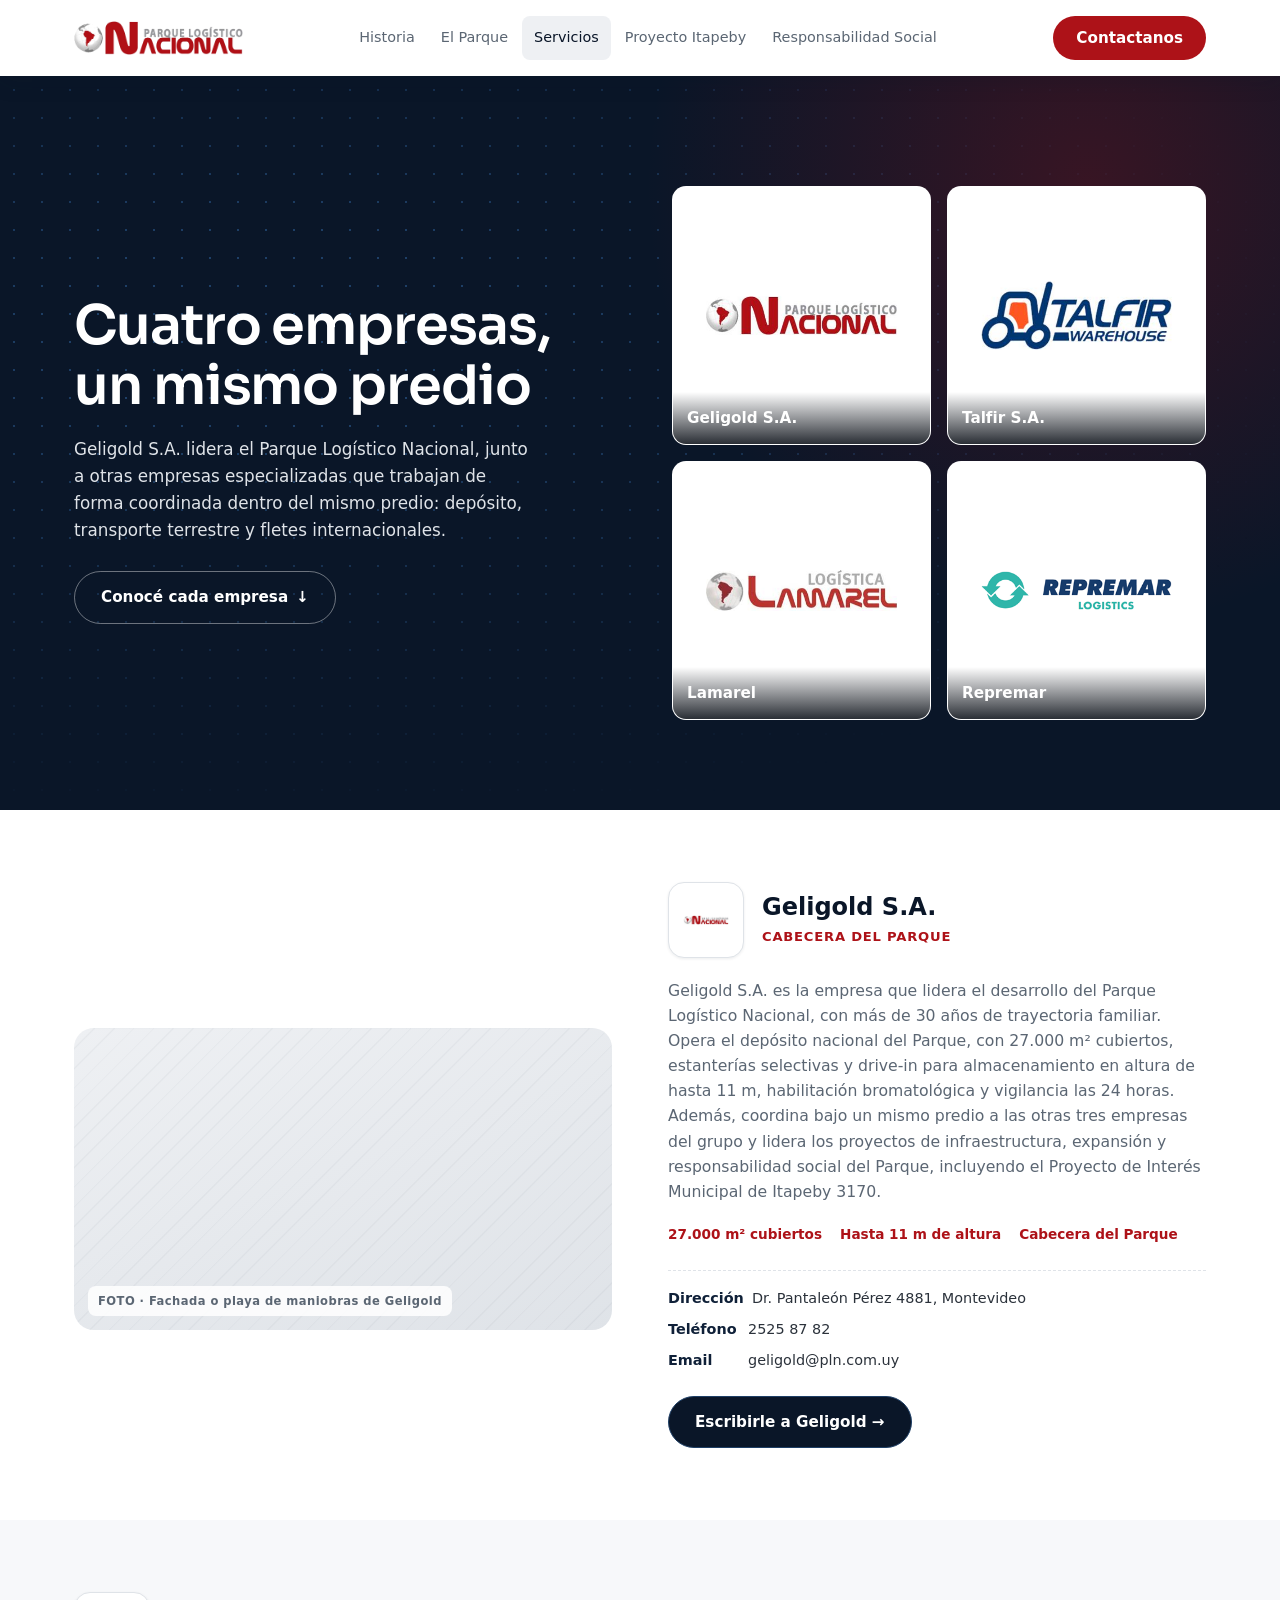
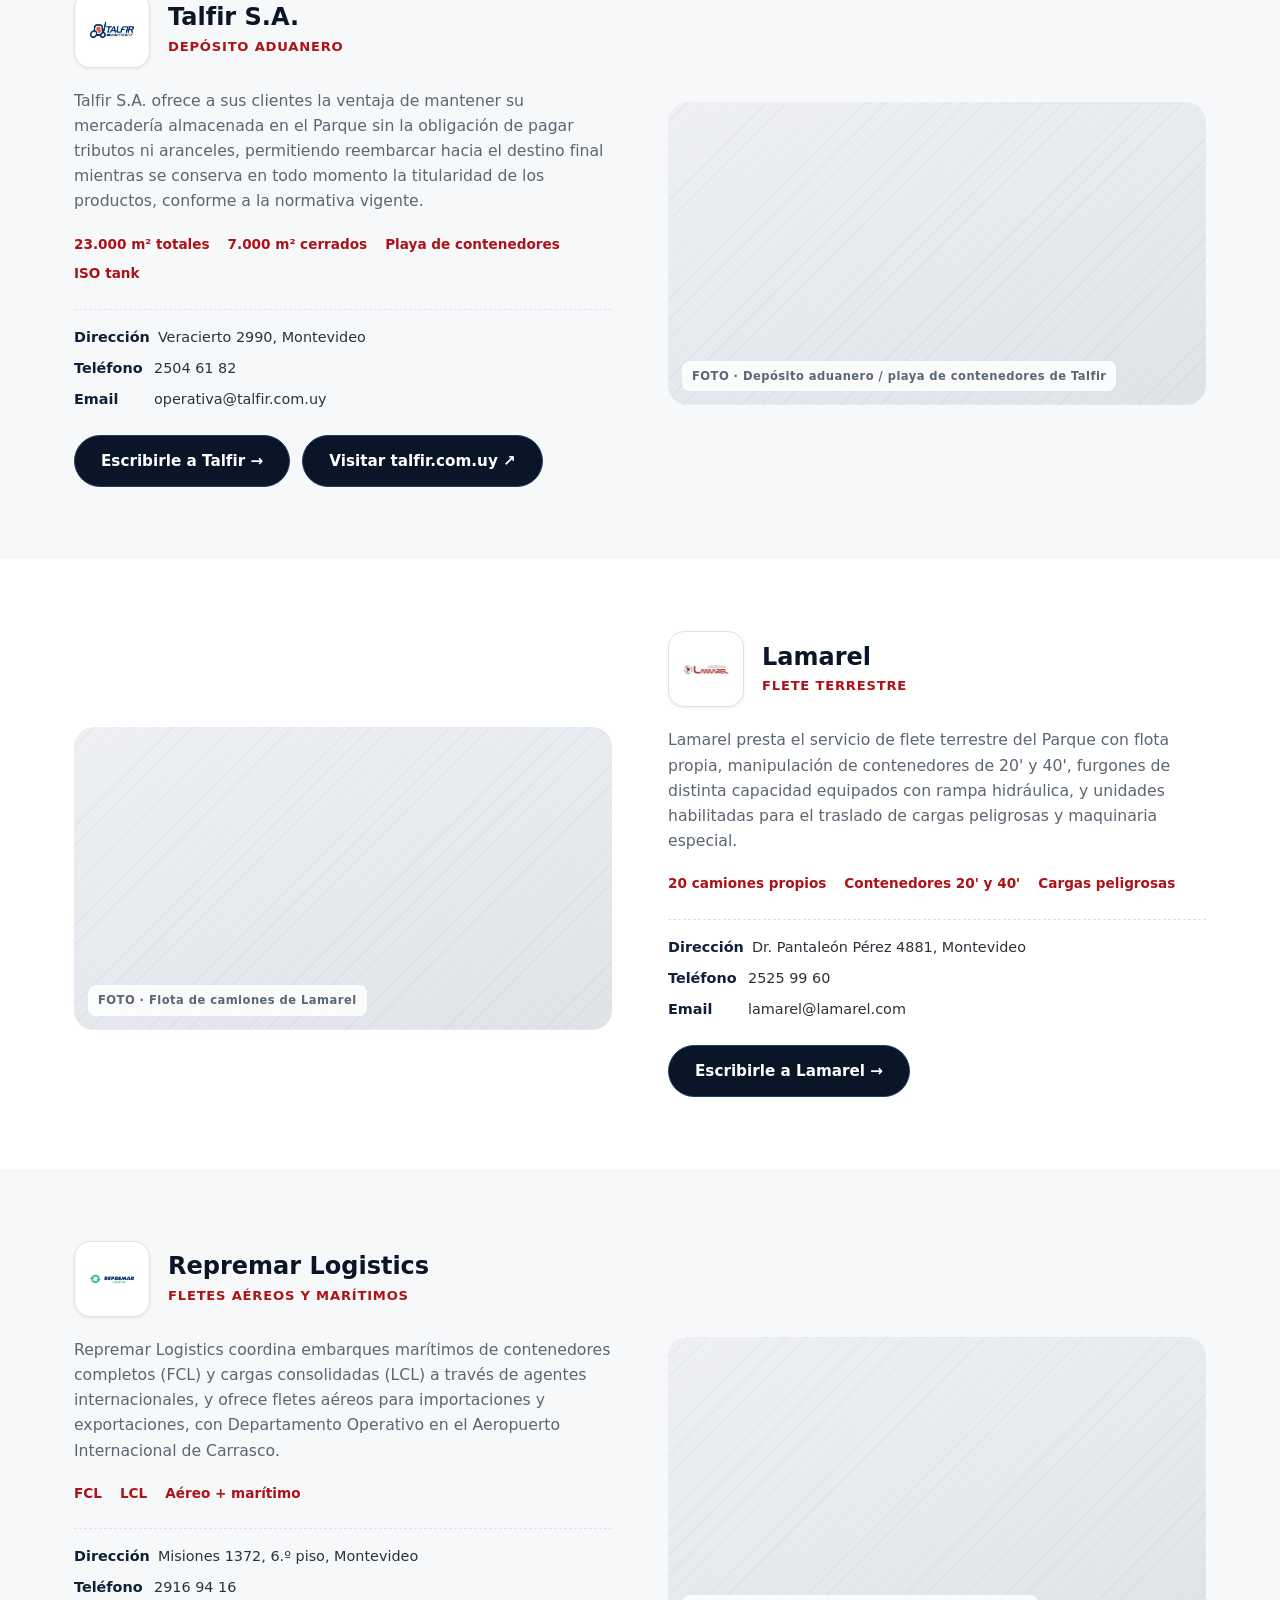
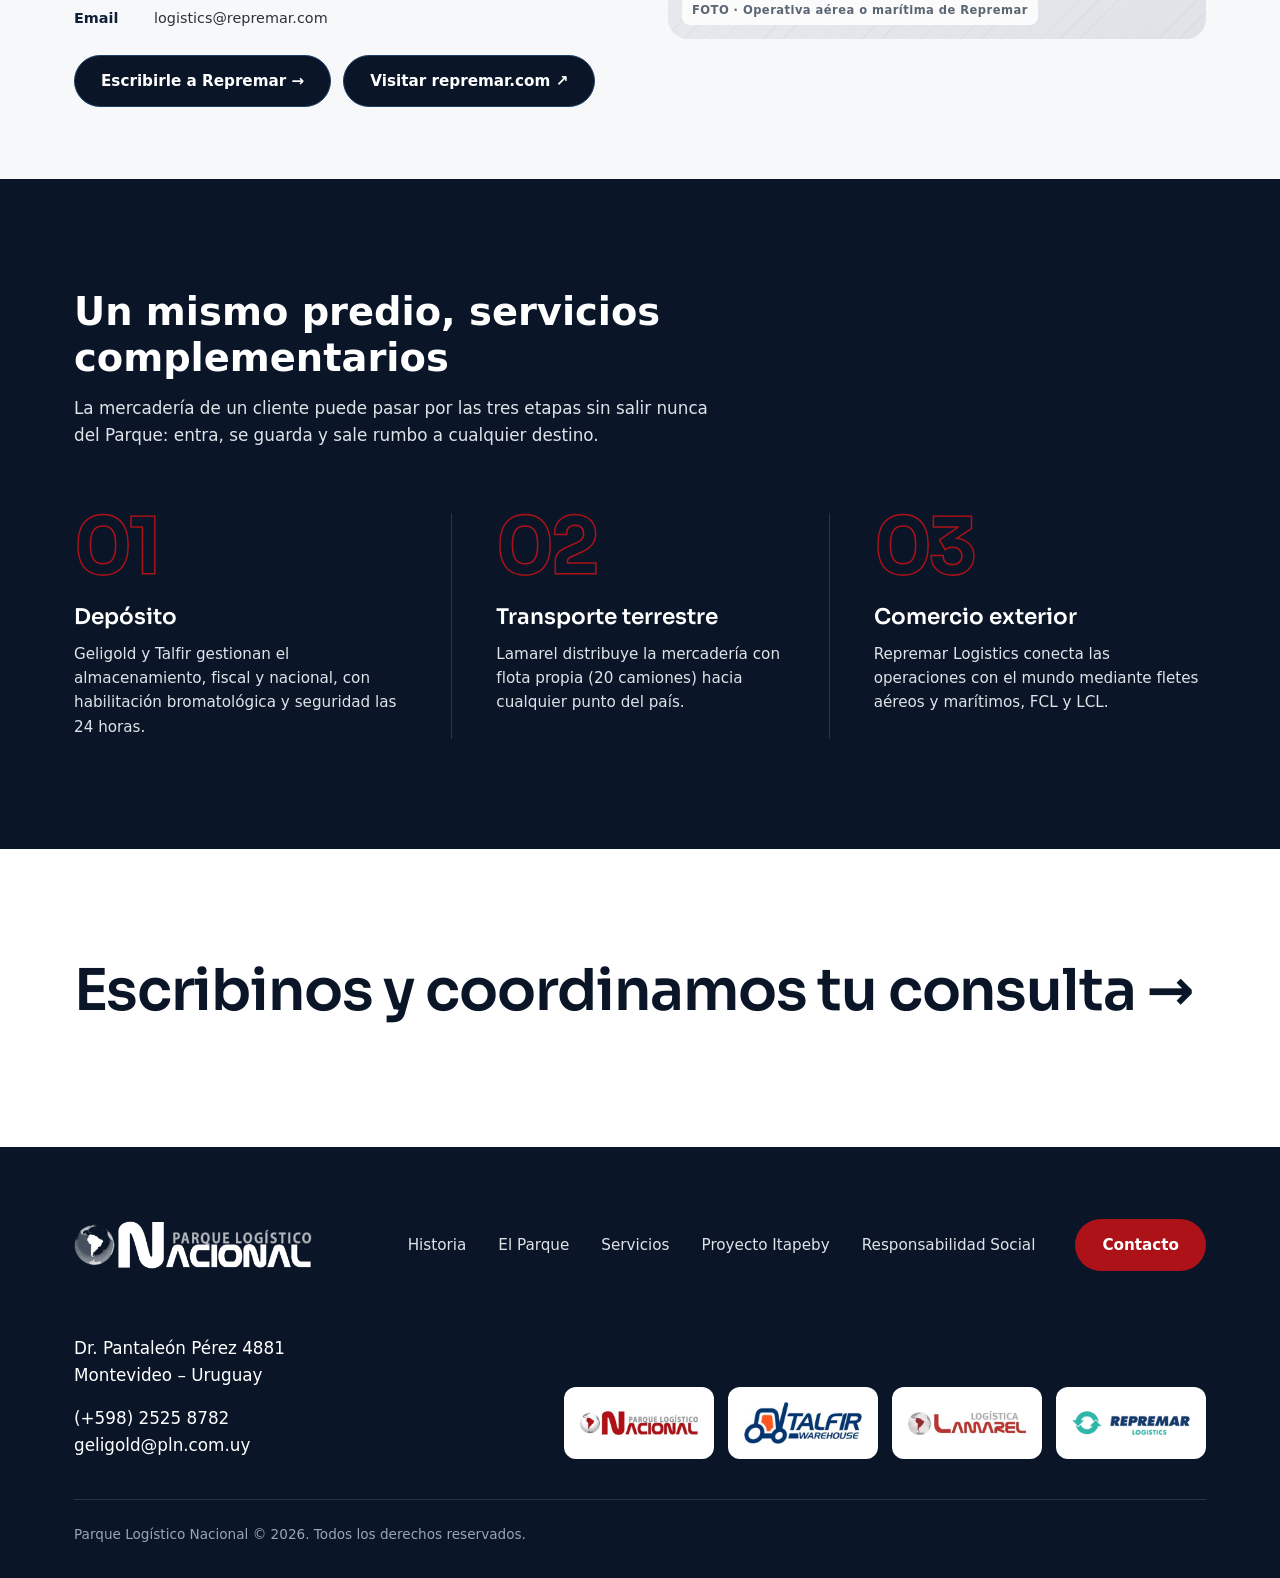
<file: empresas.html>
<!DOCTYPE html>
<html lang="es">
<head>
<meta charset="UTF-8">
<meta name="viewport" content="width=device-width, initial-scale=1.0">
<title>Empresas | Parque Logístico Nacional</title>
<meta name="description" content="Geligold S.A., Talfir S.A., Lamarel y Repremar Logistics: las empresas que operan dentro del Parque Logístico Nacional.">
<link rel="preconnect" href="https://fonts.googleapis.com">
<link rel="preconnect" href="https://fonts.gstatic.com" crossorigin>
<link href="https://fonts.googleapis.com/css2?family=Sora:wght@300;400;600;700&display=swap" rel="stylesheet">
<link rel="stylesheet" href="css/style.css">
</head>
<body>

<header class="site-header">
  <div class="container nav-wrap">
    <a href="index.html" class="brand" aria-label="Parque Logístico Nacional, inicio">
      <img class="brand-logo" src="img/logos/pln-logo.png" alt="Parque Logístico Nacional" width="824" height="166">
    </a>
    <nav class="nav-links" id="nav-links">
      <a href="historia.html">Historia</a>
      <a href="parque.html">El Parque</a>
      <a href="empresas.html" class="active">Servicios</a>
      <a href="proyecto.html">Proyecto Itapeby</a>
      <a href="responsabilidad-social.html">Responsabilidad Social</a>
    </nav>
    <div class="nav-cta">
      <a href="contacto.html" class="btn btn-primary">Contactanos</a>
      <button class="nav-toggle" aria-label="Abrir menú" aria-expanded="false">
        <span></span><span></span><span></span>
      </button>
    </div>
  </div>
</header>

<!-- ============ APERTURA: hero oscuro + mosaico de 4 empresas ============ -->
<section class="emp-hero">
  <div class="container emp-hero-grid">
    <div>
      <h1>Cuatro empresas, un mismo predio</h1>
      <p>Geligold S.A. lidera el Parque Logístico Nacional, junto a otras empresas especializadas que trabajan de forma coordinada dentro del mismo predio: depósito, transporte terrestre y fletes internacionales.</p>
      <a href="#geligold" class="btn btn-outline" style="margin-top: 28px;">Conocé cada empresa <span aria-hidden="true">↓</span></a>
    </div>
    <div class="emp-hero-tiles">
      <a href="#geligold" class="emp-hero-tile">
        <span class="emp-hero-tile-logo"><img src="img/logos/pln.png" alt="Geligold S.A." loading="lazy"></span>
        <span class="emp-hero-tile-label"><strong>Geligold S.A.</strong></span>
      </a>
      <a href="#talfir" class="emp-hero-tile">
        <span class="emp-hero-tile-logo"><img src="img/logos/talfir.png" alt="Talfir S.A." loading="lazy"></span>
        <span class="emp-hero-tile-label"><strong>Talfir S.A.</strong></span>
      </a>
      <a href="#lamarel" class="emp-hero-tile">
        <span class="emp-hero-tile-logo"><img src="img/logos/lamarel.png" alt="Lamarel" loading="lazy"></span>
        <span class="emp-hero-tile-label"><strong>Lamarel</strong></span>
      </a>
      <a href="#repremar" class="emp-hero-tile">
        <span class="emp-hero-tile-logo"><img src="img/logos/repremar.png" alt="Repremar Logistics" loading="lazy"></span>
        <span class="emp-hero-tile-label"><strong>Repremar</strong></span>
      </a>
    </div>
  </div>
</section>

<!-- ============ GELIGOLD ============ -->
<section class="emp-block" id="geligold">
  <div class="container">
    <div class="feature">
      <div class="feature-media">
        <div class="foto foto--grande">
          <span class="foto-label">FOTO · Fachada o playa de maniobras de Geligold</span>
        </div>
      </div>
      <div>
        <div class="emp-head">
          <div class="emp-logo-chip"><img src="img/logos/pln.png" alt="Geligold S.A." loading="lazy"></div>
          <div class="emp-head-text">
            <strong>Geligold S.A.</strong>
            <span>Cabecera del Parque</span>
          </div>
        </div>
        <p class="emp-text">Geligold S.A. es la empresa que lidera el desarrollo del Parque Logístico Nacional, con más de 30 años de trayectoria familiar. Opera el depósito nacional del Parque, con 27.000 m² cubiertos, estanterías selectivas y drive-in para almacenamiento en altura de hasta 11 m, habilitación bromatológica y vigilancia las 24 horas. Además, coordina bajo un mismo predio a las otras tres empresas del grupo y lidera los proyectos de infraestructura, expansión y responsabilidad social del Parque, incluyendo el Proyecto de Interés Municipal de Itapeby 3170.</p>
        <div class="emp-specs">
          <span class="badge">27.000 m² cubiertos</span>
          <span class="badge">Hasta 11 m de altura</span>
          <span class="badge">Cabecera del Parque</span>
        </div>
        <ul class="contact-list emp-contact">
          <li><b>Dirección</b> Dr. Pantaleón Pérez 4881, Montevideo</li>
          <li><b>Teléfono</b> <a href="tel:+59825258782">2525 87 82</a></li>
          <li><b>Email</b> <a href="mailto:geligold@pln.com.uy">geligold@pln.com.uy</a></li>
        </ul>
        <div class="emp-actions">
          <a href="contacto.html" class="btn btn-outline-dark">Escribirle a Geligold →</a>
        </div>
      </div>
    </div>
  </div>
</section>

<!-- ============ TALFIR ============ -->
<section class="emp-block section-alt" id="talfir">
  <div class="container">
    <div class="feature reverse">
      <div class="feature-media">
        <div class="foto foto--grande">
          <span class="foto-label">FOTO · Depósito aduanero / playa de contenedores de Talfir</span>
        </div>
      </div>
      <div>
        <div class="emp-head">
          <div class="emp-logo-chip"><img src="img/logos/talfir.png" alt="Talfir S.A." loading="lazy"></div>
          <div class="emp-head-text">
            <strong>Talfir S.A.</strong>
            <span>Depósito aduanero</span>
          </div>
        </div>
        <p class="emp-text">Talfir S.A. ofrece a sus clientes la ventaja de mantener su mercadería almacenada en el Parque sin la obligación de pagar tributos ni aranceles, permitiendo reembarcar hacia el destino final mientras se conserva en todo momento la titularidad de los productos, conforme a la normativa vigente.</p>
        <div class="emp-specs">
          <span class="badge">23.000 m² totales</span>
          <span class="badge">7.000 m² cerrados</span>
          <span class="badge">Playa de contenedores</span>
          <span class="badge">ISO tank</span>
        </div>
        <ul class="contact-list emp-contact">
          <li><b>Dirección</b> Veracierto 2990, Montevideo</li>
          <li><b>Teléfono</b> <a href="tel:+59825046182">2504 61 82</a></li>
          <li><b>Email</b> <a href="mailto:operativa@talfir.com.uy">operativa@talfir.com.uy</a></li>
        </ul>
        <div class="emp-actions">
          <a href="contacto.html" class="btn btn-outline-dark">Escribirle a Talfir →</a>
          <a href="https://www.talfir.com.uy/" class="btn btn-outline-dark" target="_blank" rel="noopener noreferrer">Visitar talfir.com.uy ↗</a>
        </div>
      </div>
    </div>
  </div>
</section>

<!-- ============ LAMAREL ============ -->
<section class="emp-block" id="lamarel">
  <div class="container">
    <div class="feature">
      <div class="feature-media">
        <div class="foto foto--grande">
          <span class="foto-label">FOTO · Flota de camiones de Lamarel</span>
        </div>
      </div>
      <div>
        <div class="emp-head">
          <div class="emp-logo-chip"><img src="img/logos/lamarel.png" alt="Lamarel" loading="lazy"></div>
          <div class="emp-head-text">
            <strong>Lamarel</strong>
            <span>Flete terrestre</span>
          </div>
        </div>
        <p class="emp-text">Lamarel presta el servicio de flete terrestre del Parque con flota propia, manipulación de contenedores de 20' y 40', furgones de distinta capacidad equipados con rampa hidráulica, y unidades habilitadas para el traslado de cargas peligrosas y maquinaria especial.</p>
        <div class="emp-specs">
          <span class="badge">20 camiones propios</span>
          <span class="badge">Contenedores 20' y 40'</span>
          <span class="badge">Cargas peligrosas</span>
        </div>
        <ul class="contact-list emp-contact">
          <li><b>Dirección</b> Dr. Pantaleón Pérez 4881, Montevideo</li>
          <li><b>Teléfono</b> <a href="tel:+59825259960">2525 99 60</a></li>
          <li><b>Email</b> <a href="mailto:lamarel@lamarel.com">lamarel@lamarel.com</a></li>
        </ul>
        <div class="emp-actions">
          <a href="contacto.html" class="btn btn-outline-dark">Escribirle a Lamarel →</a>
        </div>
      </div>
    </div>
  </div>
</section>

<!-- ============ REPREMAR ============ -->
<section class="emp-block section-alt" id="repremar">
  <div class="container">
    <div class="feature reverse">
      <div class="feature-media">
        <div class="foto foto--grande">
          <span class="foto-label">FOTO · Operativa aérea o marítima de Repremar</span>
        </div>
      </div>
      <div>
        <div class="emp-head">
          <div class="emp-logo-chip"><img src="img/logos/repremar.png" alt="Repremar Logistics" loading="lazy"></div>
          <div class="emp-head-text">
            <strong>Repremar Logistics</strong>
            <span>Fletes aéreos y marítimos</span>
          </div>
        </div>
        <p class="emp-text">Repremar Logistics coordina embarques marítimos de contenedores completos (FCL) y cargas consolidadas (LCL) a través de agentes internacionales, y ofrece fletes aéreos para importaciones y exportaciones, con Departamento Operativo en el Aeropuerto Internacional de Carrasco.</p>
        <div class="emp-specs">
          <span class="badge">FCL</span>
          <span class="badge">LCL</span>
          <span class="badge">Aéreo + marítimo</span>
        </div>
        <ul class="contact-list emp-contact">
          <li><b>Dirección</b> Misiones 1372, 6.º piso, Montevideo</li>
          <li><b>Teléfono</b> <a href="tel:+59829169416">2916 94 16</a></li>
          <li><b>Email</b> <a href="mailto:logistics@repremar.com">logistics@repremar.com</a></li>
        </ul>
        <div class="emp-actions">
          <a href="contacto.html" class="btn btn-outline-dark">Escribirle a Repremar →</a>
          <a href="https://www.repremar.com/" class="btn btn-outline-dark" target="_blank" rel="noopener noreferrer">Visitar repremar.com ↗</a>
        </div>
      </div>
    </div>
  </div>
</section>

<!-- ============ POR QUÉ FUNCIONA (franja editorial) ============ -->
<section class="emp-process">
  <div class="container">
    <div class="emp-process-head">
      <h2 class="section-title hist-anim">Un mismo predio, servicios complementarios</h2>
      <p class="section-lead hist-anim">La mercadería de un cliente puede pasar por las tres etapas sin salir nunca del Parque: entra, se guarda y sale rumbo a cualquier destino.</p>
    </div>

    <div class="emp-process-grid">

      <div class="emp-process-col hist-anim">
        <span class="emp-process-num">01</span>
        <h3>Depósito</h3>
        <p>Geligold y Talfir gestionan el almacenamiento, fiscal y nacional, con habilitación bromatológica y seguridad las 24 horas.</p>
      </div>

      <div class="emp-process-col hist-anim">
        <span class="emp-process-num">02</span>
        <h3>Transporte terrestre</h3>
        <p>Lamarel distribuye la mercadería con flota propia (20 camiones) hacia cualquier punto del país.</p>
      </div>

      <div class="emp-process-col hist-anim">
        <span class="emp-process-num">03</span>
        <h3>Comercio exterior</h3>
        <p>Repremar Logistics conecta las operaciones con el mundo mediante fletes aéreos y marítimos, FCL y LCL.</p>
      </div>

    </div>
  </div>
</section>

<!-- ============ SIGUIENTE ============ -->
<section class="hist-next">
  <div class="container">
    <a href="contacto.html" class="hist-next-link">
      <span class="hist-next-title">Escribinos y coordinamos tu consulta <span aria-hidden="true">→</span></span>
    </a>
  </div>
</section>

<footer class="site-footer">
  <!-- Pie de página: es IDÉNTICO en las 7 páginas. Si se cambia, cambiarlo en todas. -->
  <div class="container">
    <div class="footer-top">
      <a href="index.html" class="brand" aria-label="Parque Logístico Nacional, inicio">
        <img class="brand-logo" src="img/logos/pln-logo-blanco.png" alt="Parque Logístico Nacional" width="824" height="166">
      </a>
      <nav class="footer-nav" aria-label="Pie de página">
        <a href="historia.html">Historia</a>
        <a href="parque.html">El Parque</a>
        <a href="empresas.html">Servicios</a>
        <a href="proyecto.html">Proyecto Itapeby</a>
        <a href="responsabilidad-social.html">Responsabilidad Social</a>
        <a href="contacto.html" class="btn btn-primary">Contacto</a>
      </nav>
    </div>

    <div class="footer-mid">
      <address class="footer-contact">
        <p>Dr. Pantaleón Pérez 4881<br>Montevideo – Uruguay</p>
        <p><a href="tel:+59825258782">(+598) 2525 8782</a><br><a href="mailto:geligold@pln.com.uy">geligold@pln.com.uy</a></p>
      </address>
      <div class="footer-logos">
        <ul>
          <li><a href="empresas.html#geligold"><img src="img/logos/pln.png" alt="Parque Logístico Nacional" loading="lazy"></a></li>
          <li><a href="empresas.html#talfir"><img src="img/logos/talfir.png" alt="Talfir Warehouse" loading="lazy"></a></li>
          <li><a href="empresas.html#lamarel"><img src="img/logos/lamarel.png" alt="Lamarel Logística" loading="lazy"></a></li>
          <li><a href="empresas.html#repremar"><img src="img/logos/repremar.png" alt="Repremar Logistics" loading="lazy"></a></li>
        </ul>
      </div>
    </div>

    <div class="footer-bottom">
      <span>Parque Logístico Nacional © <span id="year"></span>. Todos los derechos reservados.</span>
    </div>
  </div>
</footer>

<script src="js/main.js"></script>
</body>
</html>
</file>
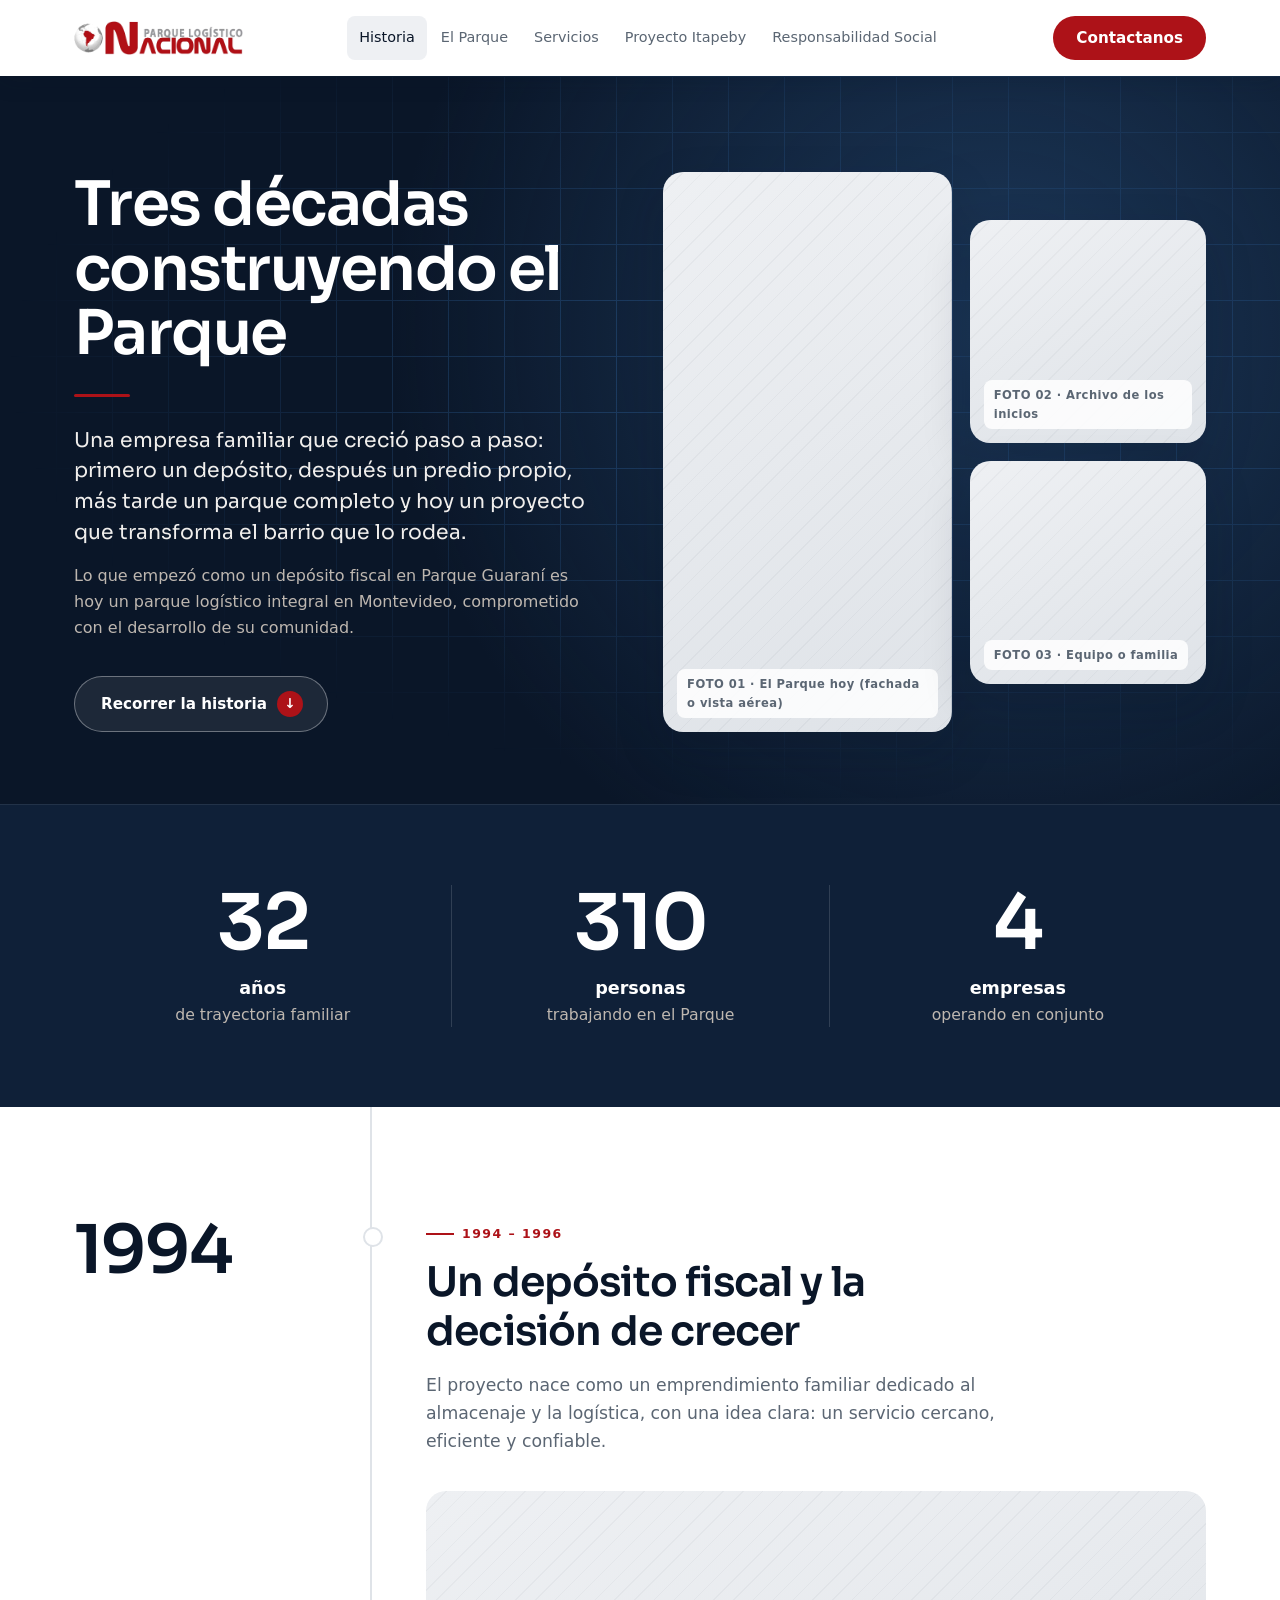
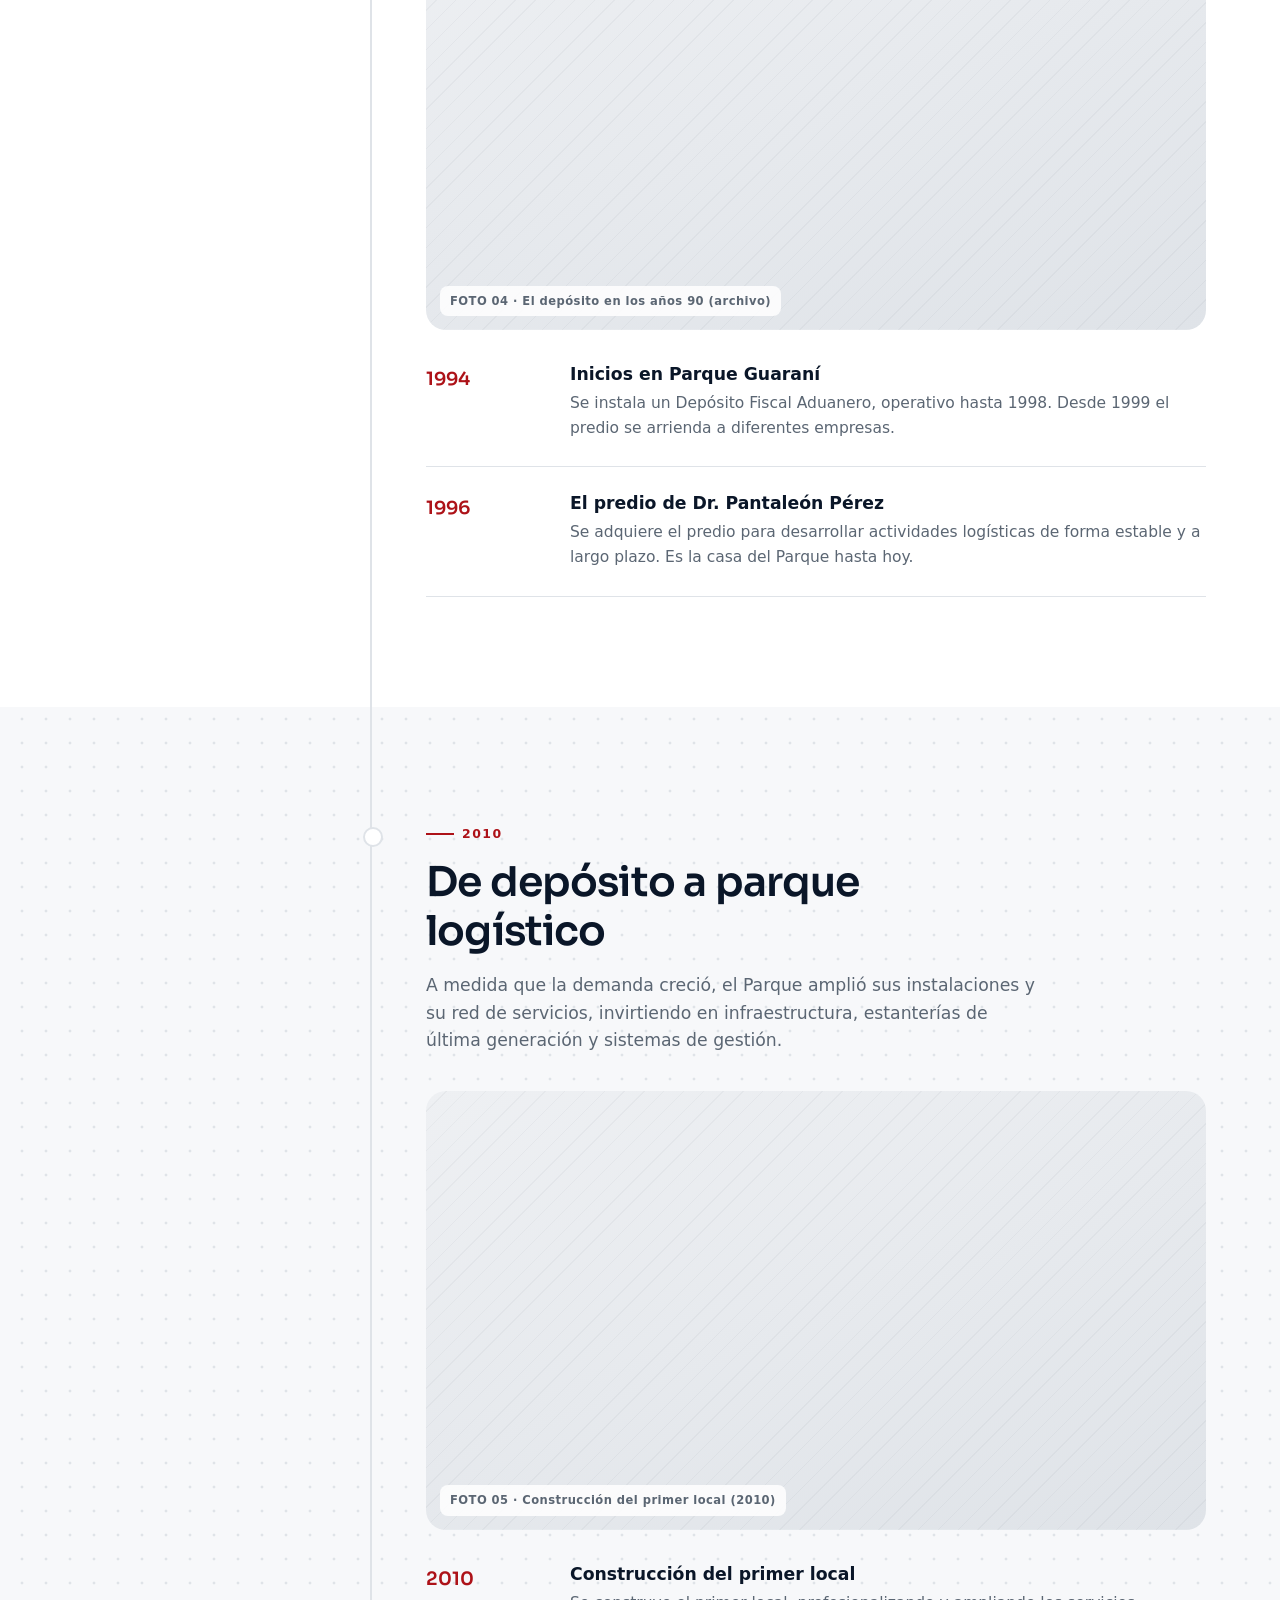
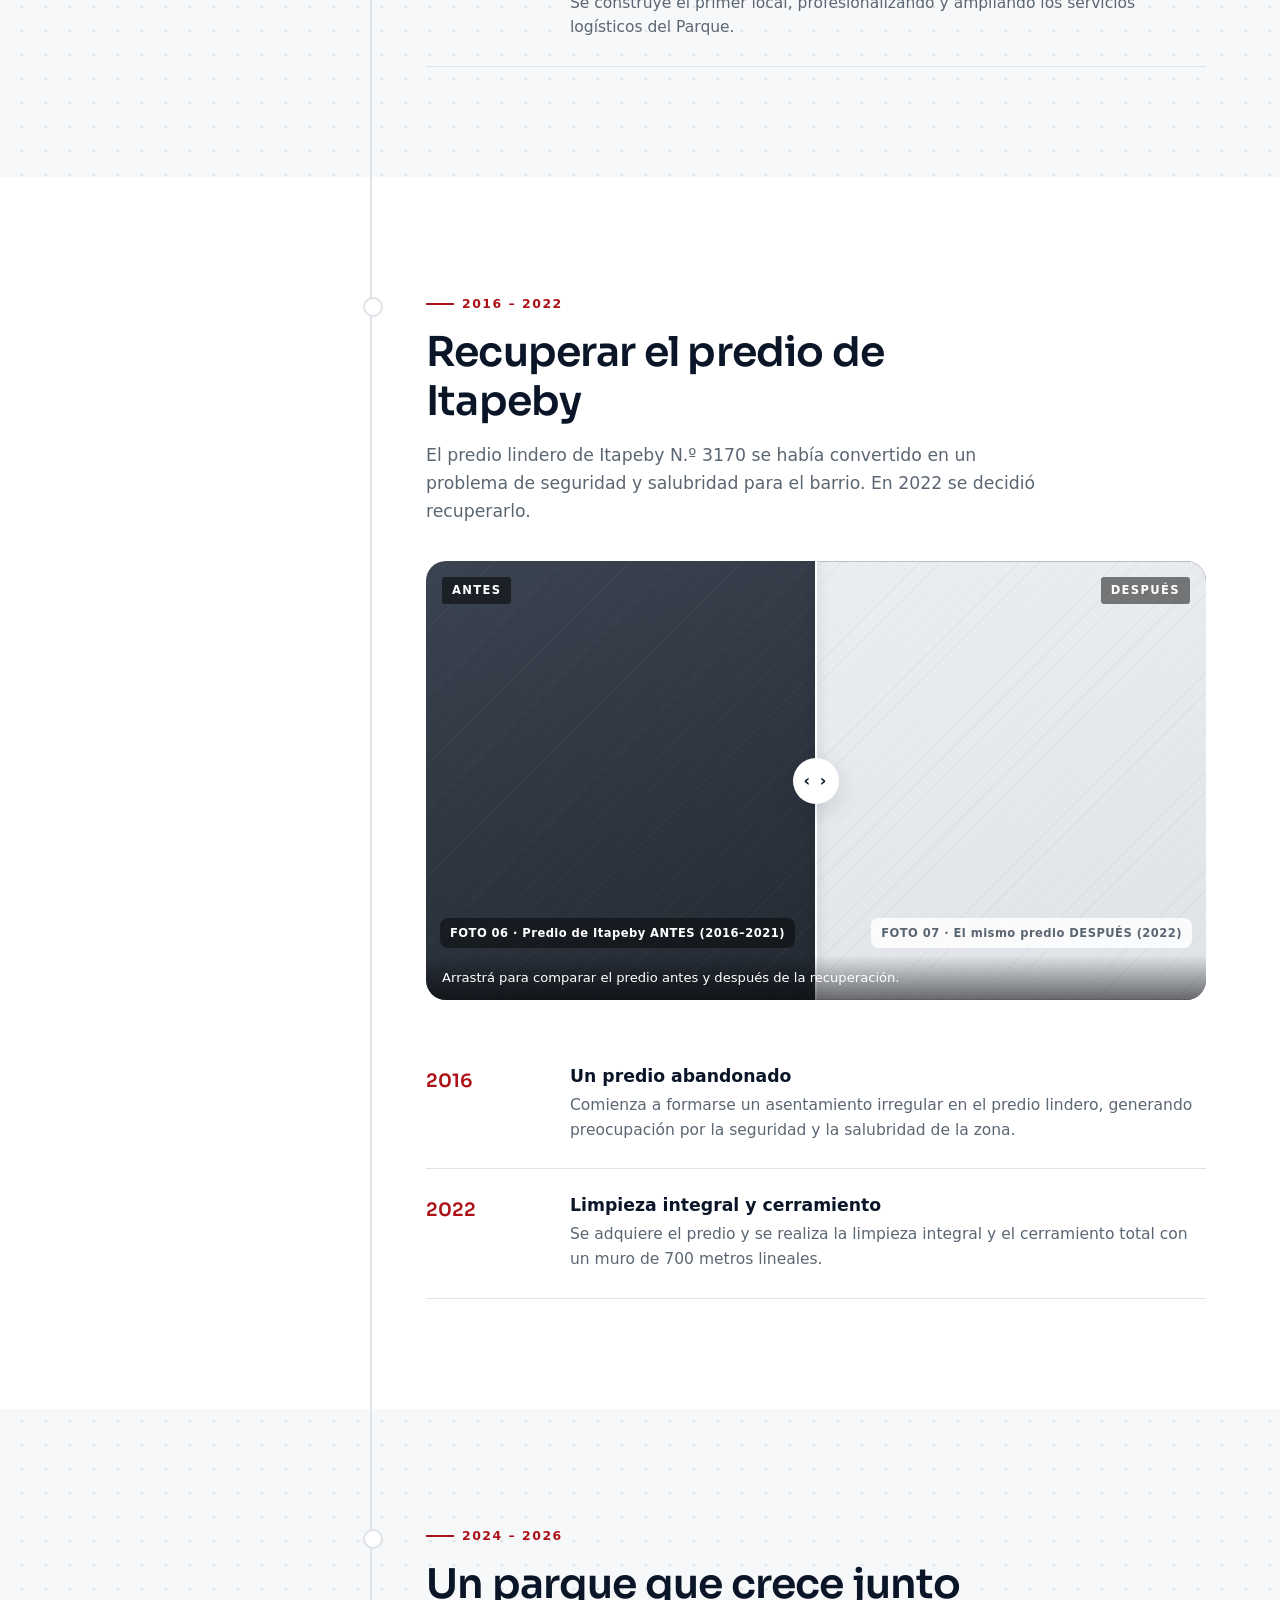
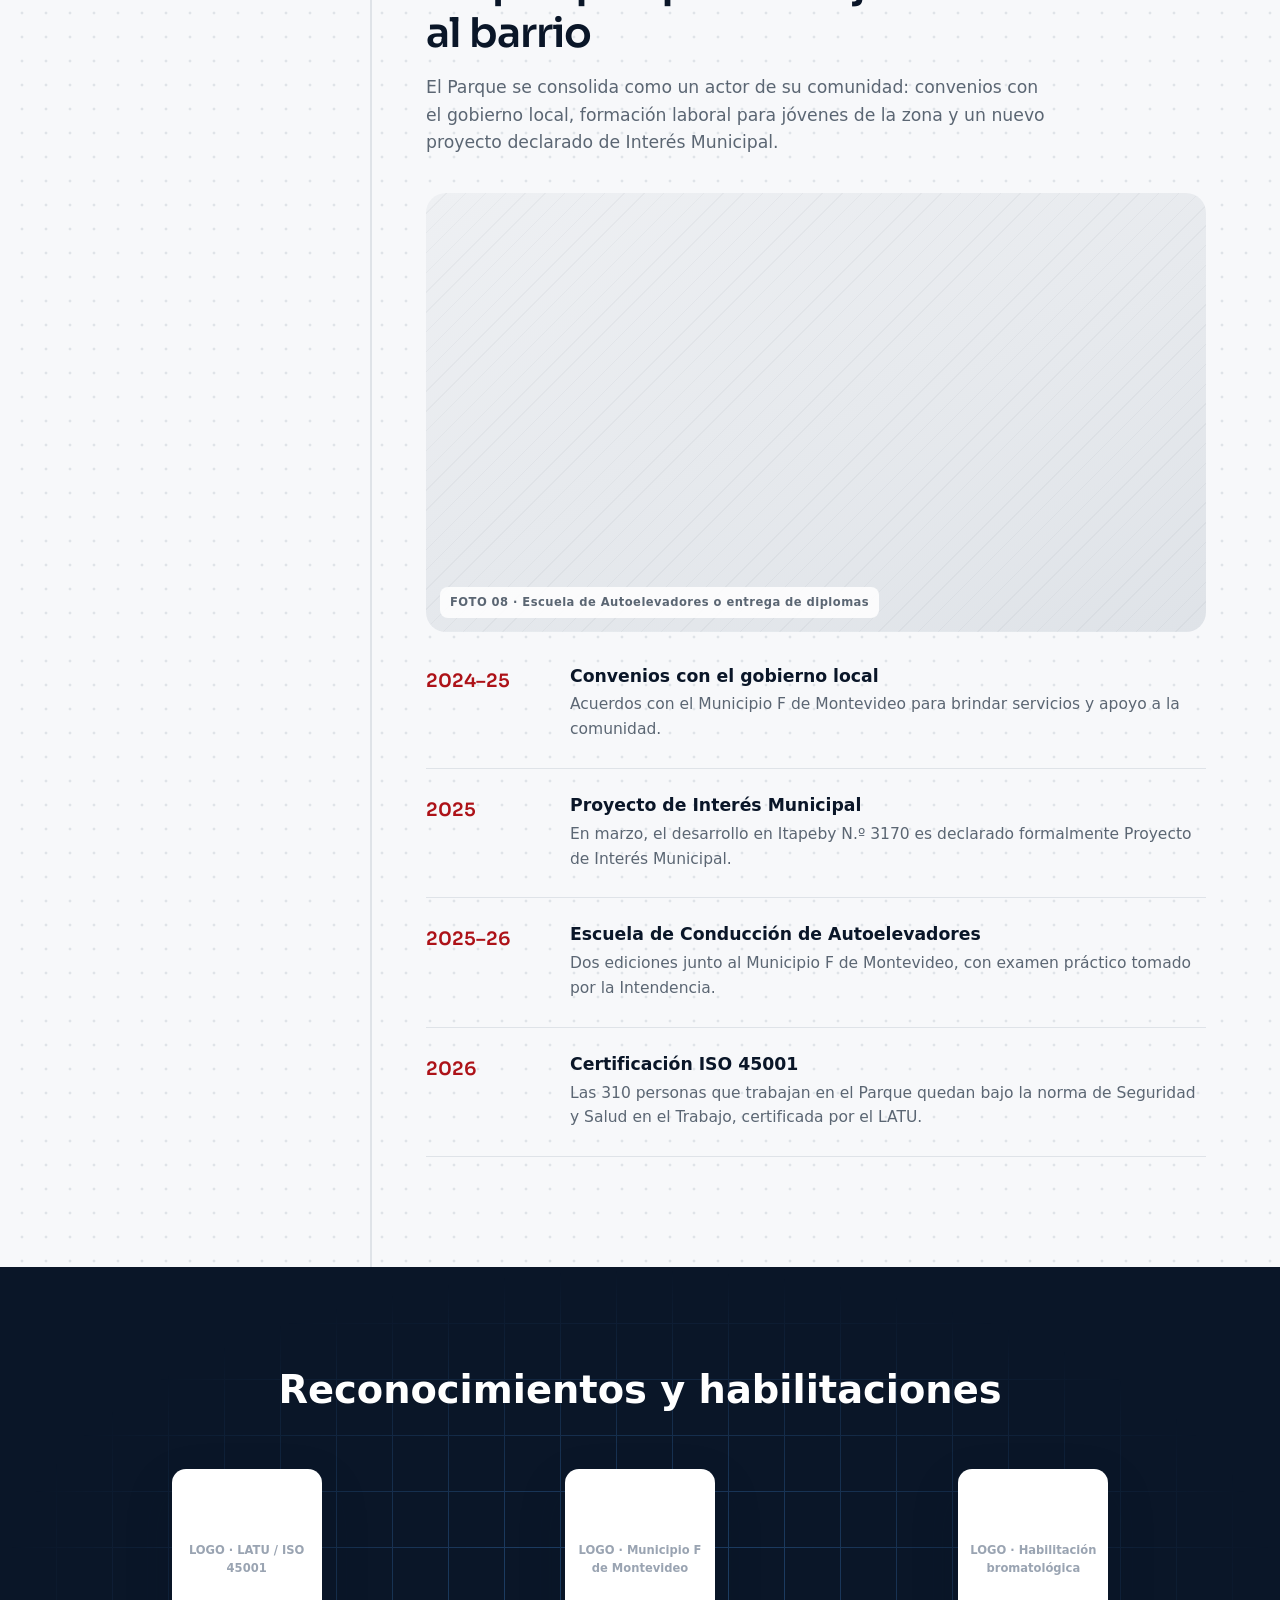
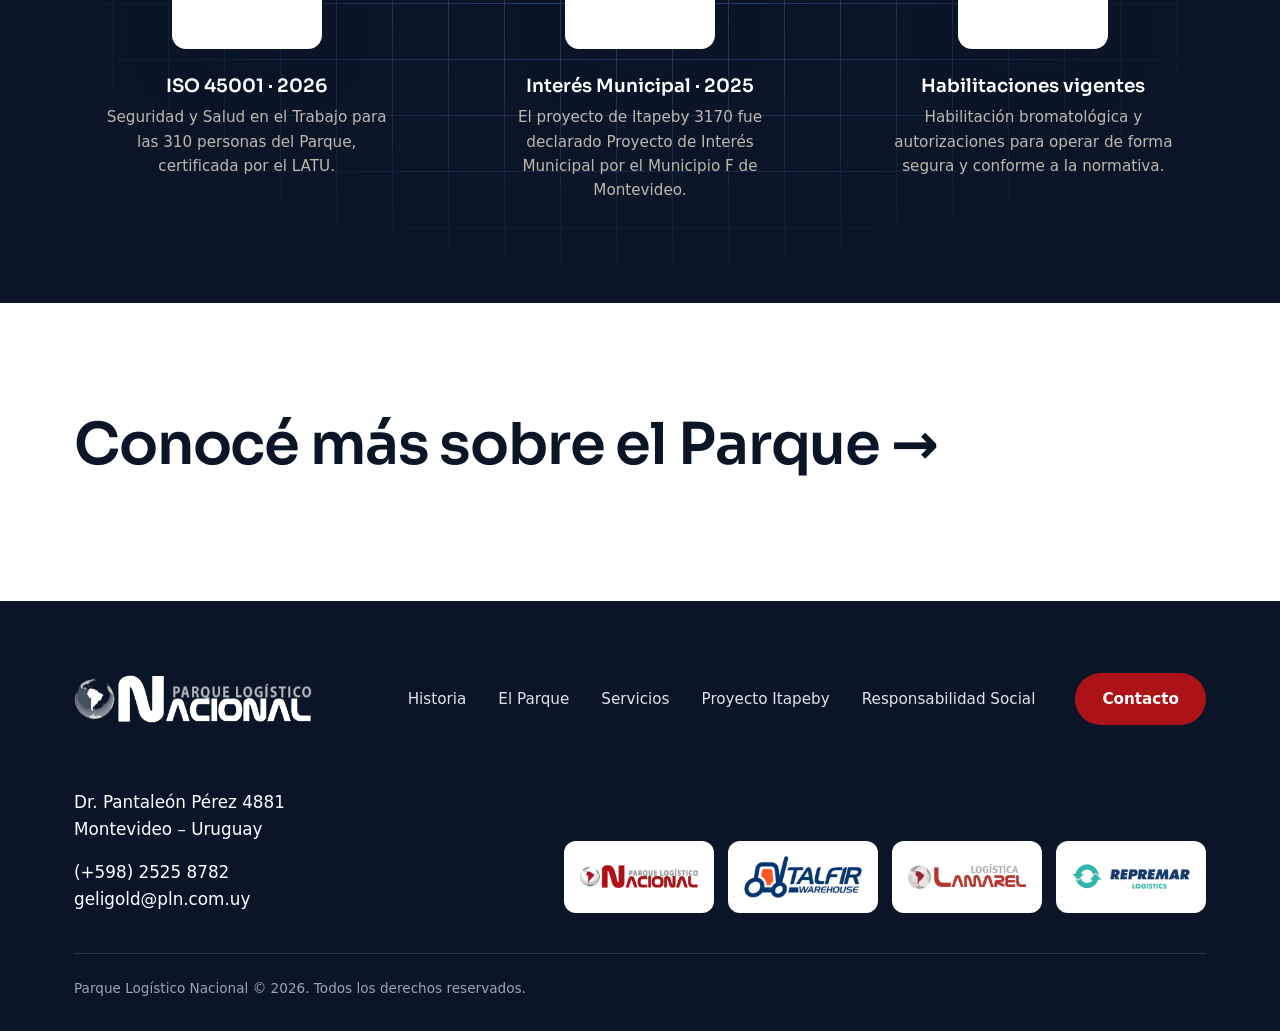
<file: historia.html>
<!DOCTYPE html>
<html lang="es">
<head>
<meta charset="UTF-8">
<meta name="viewport" content="width=device-width, initial-scale=1.0">
<title>Nuestra Historia 1994-2026 | Parque Logístico Nacional</title>
<meta name="description" content="Historia del Parque Logístico Nacional: desde el depósito fiscal aduanero de 1994 hasta la declaración de Proyecto de Interés Municipal en 2025.">
<link rel="preconnect" href="https://fonts.googleapis.com">
<link rel="preconnect" href="https://fonts.gstatic.com" crossorigin>
<link href="https://fonts.googleapis.com/css2?family=Sora:wght@300;400;600;700&display=swap" rel="stylesheet">
<link rel="stylesheet" href="css/style.css">
</head>
<body class="pagina-historia">

<header class="site-header">
  <div class="container nav-wrap">
    <a href="index.html" class="brand" aria-label="Parque Logístico Nacional, inicio">
      <img class="brand-logo" src="img/logos/pln-logo.png" alt="Parque Logístico Nacional" width="824" height="166">
    </a>
    <nav class="nav-links" id="nav-links">
      <a href="historia.html" class="active">Historia</a>
      <a href="parque.html">El Parque</a>
      <a href="empresas.html">Servicios</a>
      <a href="proyecto.html">Proyecto Itapeby</a>
      <a href="responsabilidad-social.html">Responsabilidad Social</a>
    </nav>
    <div class="nav-cta">
      <a href="contacto.html" class="btn btn-primary">Contactanos</a>
      <button class="nav-toggle" aria-label="Abrir menú" aria-expanded="false">
        <span></span><span></span><span></span>
      </button>
    </div>
  </div>
</header>

<!-- ============ APERTURA: texto + collage de fotos ============ -->
<section class="hist-open">
  <div class="container hist-open-grid">
    <div class="hist-open-text">
      <h1>Tres décadas construyendo el Parque</h1>
      <p class="hist-open-lead">Una empresa familiar que creció paso a paso: primero un depósito, después un predio propio, más tarde un parque completo y hoy un proyecto que transforma el barrio que lo rodea.</p>
      <p class="hist-open-sub">Lo que empezó como un depósito fiscal en Parque Guaraní es hoy un parque logístico integral en Montevideo, comprometido con el desarrollo de su comunidad.</p>
      <a href="#capitulos" class="hist-open-scroll">Recorrer la historia <span aria-hidden="true">↓</span></a>
    </div>
    <div class="hist-collage" aria-hidden="true">
      <div class="foto hist-collage-a hist-anim"><span class="foto-label">FOTO 01 · El Parque hoy (fachada o vista aérea)</span></div>
      <div class="foto hist-collage-b hist-anim"><span class="foto-label">FOTO 02 · Archivo de los inicios</span></div>
      <div class="foto hist-collage-c hist-anim"><span class="foto-label">FOTO 03 · Equipo o familia</span></div>
    </div>
  </div>
</section>

<!-- ============ CIFRAS ============ -->
<section class="hist-cifras">
  <div class="container">
    <dl class="hist-cifras-list">
      <div class="hist-anim"><dt data-counter>32</dt><dd><strong>años</strong> de trayectoria familiar</dd></div>
      <div class="hist-anim"><dt data-counter>310</dt><dd><strong>personas</strong> trabajando en el Parque</dd></div>
      <div class="hist-anim"><dt data-counter>4</dt><dd><strong>empresas</strong> operando en conjunto</dd></div>
    </dl>
  </div>
</section>

<!-- ============ LÍNEA DE TIEMPO ============ -->
<section class="hist-chapters" id="capitulos">
  <div class="container hist-chapters-grid">

    <!-- Columna fija: muestra el año que se está leyendo -->
    <aside class="hist-rail" aria-hidden="true">
      <div class="hist-rail-inner">
        <span class="hist-rail-year" id="rail-year">1994</span>
      </div>
    </aside>

    <div class="hist-chapters-list">
      <!-- Línea que se llena de dorado al bajar -->
      <div class="hist-progress" aria-hidden="true"><div class="hist-progress-fill"></div></div>

      <!-- Etapa 1 -->
      <article class="hist-chapter" data-year="1994">
        <header class="hist-chapter-head hist-anim">
          <div class="eyebrow">1994 – 1996</div>
          <h2>Un depósito fiscal y la decisión de crecer</h2>
          <p>El proyecto nace como un emprendimiento familiar dedicado al almacenaje y la logística, con una idea clara: un servicio cercano, eficiente y confiable.</p>
        </header>
        <div class="foto foto--grande hist-anim">
          <span class="foto-label">FOTO 04 · El depósito en los años 90 (archivo)</span>
        </div>
        <ol class="hist-hitos">
          <li class="hist-anim"><span class="hist-hito-year">1994</span><div><h3>Inicios en Parque Guaraní</h3><p>Se instala un Depósito Fiscal Aduanero, operativo hasta 1998. Desde 1999 el predio se arrienda a diferentes empresas.</p></div></li>
          <li class="hist-anim"><span class="hist-hito-year">1996</span><div><h3>El predio de Dr. Pantaleón Pérez</h3><p>Se adquiere el predio para desarrollar actividades logísticas de forma estable y a largo plazo. Es la casa del Parque hasta hoy.</p></div></li>
        </ol>
      </article>

      <!-- Etapa 2 -->
      <article class="hist-chapter hist-chapter--tono" data-year="2010">
        <header class="hist-chapter-head hist-anim">
          <div class="eyebrow">2010</div>
          <h2>De depósito a parque logístico</h2>
          <p>A medida que la demanda creció, el Parque amplió sus instalaciones y su red de servicios, invirtiendo en infraestructura, estanterías de última generación y sistemas de gestión.</p>
        </header>
        <div class="foto foto--grande hist-anim">
          <span class="foto-label">FOTO 05 · Construcción del primer local (2010)</span>
        </div>
        <ol class="hist-hitos">
          <li class="hist-anim"><span class="hist-hito-year">2010</span><div><h3>Construcción del primer local</h3><p>Se construye el primer local, profesionalizando y ampliando los servicios logísticos del Parque.</p></div></li>
        </ol>
      </article>

      <!-- Etapa 3 -->
      <article class="hist-chapter" data-year="2016">
        <header class="hist-chapter-head hist-anim">
          <div class="eyebrow">2016 – 2022</div>
          <h2>Recuperar el predio de Itapeby</h2>
          <p>El predio lindero de Itapeby N.º 3170 se había convertido en un problema de seguridad y salubridad para el barrio. En 2022 se decidió recuperarlo.</p>
        </header>

        <!-- Antes / después: se arrastra la barra para comparar -->
        <figure class="antes-despues hist-anim" style="--pos: 50%;">
          <div class="foto foto--fondo antes-despues-capa">
            <span class="foto-label">FOTO 06 · Predio de Itapeby ANTES (2016–2021)</span>
          </div>
          <div class="foto antes-despues-capa antes-despues-despues">
            <span class="foto-label">FOTO 07 · El mismo predio DESPUÉS (2022)</span>
          </div>
          <span class="antes-despues-tag antes-despues-tag--izq">Antes</span>
          <span class="antes-despues-tag antes-despues-tag--der">Después</span>
          <div class="antes-despues-linea" aria-hidden="true"><span></span></div>
          <input type="range" min="0" max="100" value="50" class="antes-despues-control" aria-label="Comparar el predio antes y después">
          <figcaption>Arrastrá para comparar el predio antes y después de la recuperación.</figcaption>
        </figure>

        <ol class="hist-hitos">
          <li class="hist-anim"><span class="hist-hito-year">2016</span><div><h3>Un predio abandonado</h3><p>Comienza a formarse un asentamiento irregular en el predio lindero, generando preocupación por la seguridad y la salubridad de la zona.</p></div></li>
          <li class="hist-anim"><span class="hist-hito-year">2022</span><div><h3>Limpieza integral y cerramiento</h3><p>Se adquiere el predio y se realiza la limpieza integral y el cerramiento total con un muro de 700 metros lineales.</p></div></li>
        </ol>
      </article>

      <!-- Etapa 4 -->
      <article class="hist-chapter hist-chapter--tono" data-year="2024">
        <header class="hist-chapter-head hist-anim">
          <div class="eyebrow">2024 – 2026</div>
          <h2>Un parque que crece junto al barrio</h2>
          <p>El Parque se consolida como un actor de su comunidad: convenios con el gobierno local, formación laboral para jóvenes de la zona y un nuevo proyecto declarado de Interés Municipal.</p>
        </header>
        <div class="foto foto--grande hist-anim">
          <span class="foto-label">FOTO 08 · Escuela de Autoelevadores o entrega de diplomas</span>
        </div>
        <ol class="hist-hitos">
          <li class="hist-anim"><span class="hist-hito-year">2024–25</span><div><h3>Convenios con el gobierno local</h3><p>Acuerdos con el Municipio F de Montevideo para brindar servicios y apoyo a la comunidad.</p></div></li>
          <li class="hist-anim"><span class="hist-hito-year">2025</span><div><h3>Proyecto de Interés Municipal</h3><p>En marzo, el desarrollo en Itapeby N.º 3170 es declarado formalmente Proyecto de Interés Municipal.</p></div></li>
          <li class="hist-anim"><span class="hist-hito-year">2025–26</span><div><h3>Escuela de Conducción de Autoelevadores</h3><p>Dos ediciones junto al Municipio F de Montevideo, con examen práctico tomado por la Intendencia.</p></div></li>
          <li class="hist-anim"><span class="hist-hito-year">2026</span><div><h3>Certificación ISO 45001</h3><p>Las 310 personas que trabajan en el Parque quedan bajo la norma de Seguridad y Salud en el Trabajo, certificada por el LATU.</p></div></li>
        </ol>
      </article>
    </div>
  </div>
</section>

<!-- ============ RECONOCIMIENTOS ============ -->
<section class="hist-sellos">
  <div class="container">
    <h2 class="section-title">Reconocimientos y habilitaciones</h2>
    <ul class="hist-sellos-list">
      <li class="hist-anim">
        <div class="sello-logo">LOGO · LATU / ISO 45001</div>
        <h3>ISO 45001 · 2026</h3>
        <p>Seguridad y Salud en el Trabajo para las 310 personas del Parque, certificada por el LATU.</p>
      </li>
      <li class="hist-anim">
        <div class="sello-logo">LOGO · Municipio F de Montevideo</div>
        <h3>Interés Municipal · 2025</h3>
        <p>El proyecto de Itapeby 3170 fue declarado Proyecto de Interés Municipal por el Municipio F de Montevideo.</p>
      </li>
      <li class="hist-anim">
        <div class="sello-logo">LOGO · Habilitación bromatológica</div>
        <h3>Habilitaciones vigentes</h3>
        <p>Habilitación bromatológica y autorizaciones para operar de forma segura y conforme a la normativa.</p>
      </li>
    </ul>
  </div>
</section>

<!-- ============ SIGUIENTE ============ -->
<section class="hist-next">
  <div class="container">
    <a href="parque.html" class="hist-next-link">
      <span class="hist-next-title">Conocé más sobre el Parque <span aria-hidden="true">→</span></span>
    </a>
  </div>
</section>

<footer class="site-footer">
  <!-- Pie de página: es IDÉNTICO en las 7 páginas. Si se cambia, cambiarlo en todas. -->
  <div class="container">
    <div class="footer-top">
      <a href="index.html" class="brand" aria-label="Parque Logístico Nacional, inicio">
        <img class="brand-logo" src="img/logos/pln-logo-blanco.png" alt="Parque Logístico Nacional" width="824" height="166">
      </a>
      <nav class="footer-nav" aria-label="Pie de página">
        <a href="historia.html">Historia</a>
        <a href="parque.html">El Parque</a>
        <a href="empresas.html">Servicios</a>
        <a href="proyecto.html">Proyecto Itapeby</a>
        <a href="responsabilidad-social.html">Responsabilidad Social</a>
        <a href="contacto.html" class="btn btn-primary">Contacto</a>
      </nav>
    </div>

    <div class="footer-mid">
      <address class="footer-contact">
        <p>Dr. Pantaleón Pérez 4881<br>Montevideo – Uruguay</p>
        <p><a href="tel:+59825258782">(+598) 2525 8782</a><br><a href="mailto:geligold@pln.com.uy">geligold@pln.com.uy</a></p>
      </address>
      <div class="footer-logos">
        <ul>
          <li><a href="empresas.html#geligold"><img src="img/logos/pln.png" alt="Parque Logístico Nacional" loading="lazy"></a></li>
          <li><a href="empresas.html#talfir"><img src="img/logos/talfir.png" alt="Talfir Warehouse" loading="lazy"></a></li>
          <li><a href="empresas.html#lamarel"><img src="img/logos/lamarel.png" alt="Lamarel Logística" loading="lazy"></a></li>
          <li><a href="empresas.html#repremar"><img src="img/logos/repremar.png" alt="Repremar Logistics" loading="lazy"></a></li>
        </ul>
      </div>
    </div>

    <div class="footer-bottom">
      <span>Parque Logístico Nacional © <span id="year"></span>. Todos los derechos reservados.</span>
    </div>
  </div>
</footer>

<script src="js/main.js"></script>
</body>
</html>
</file>
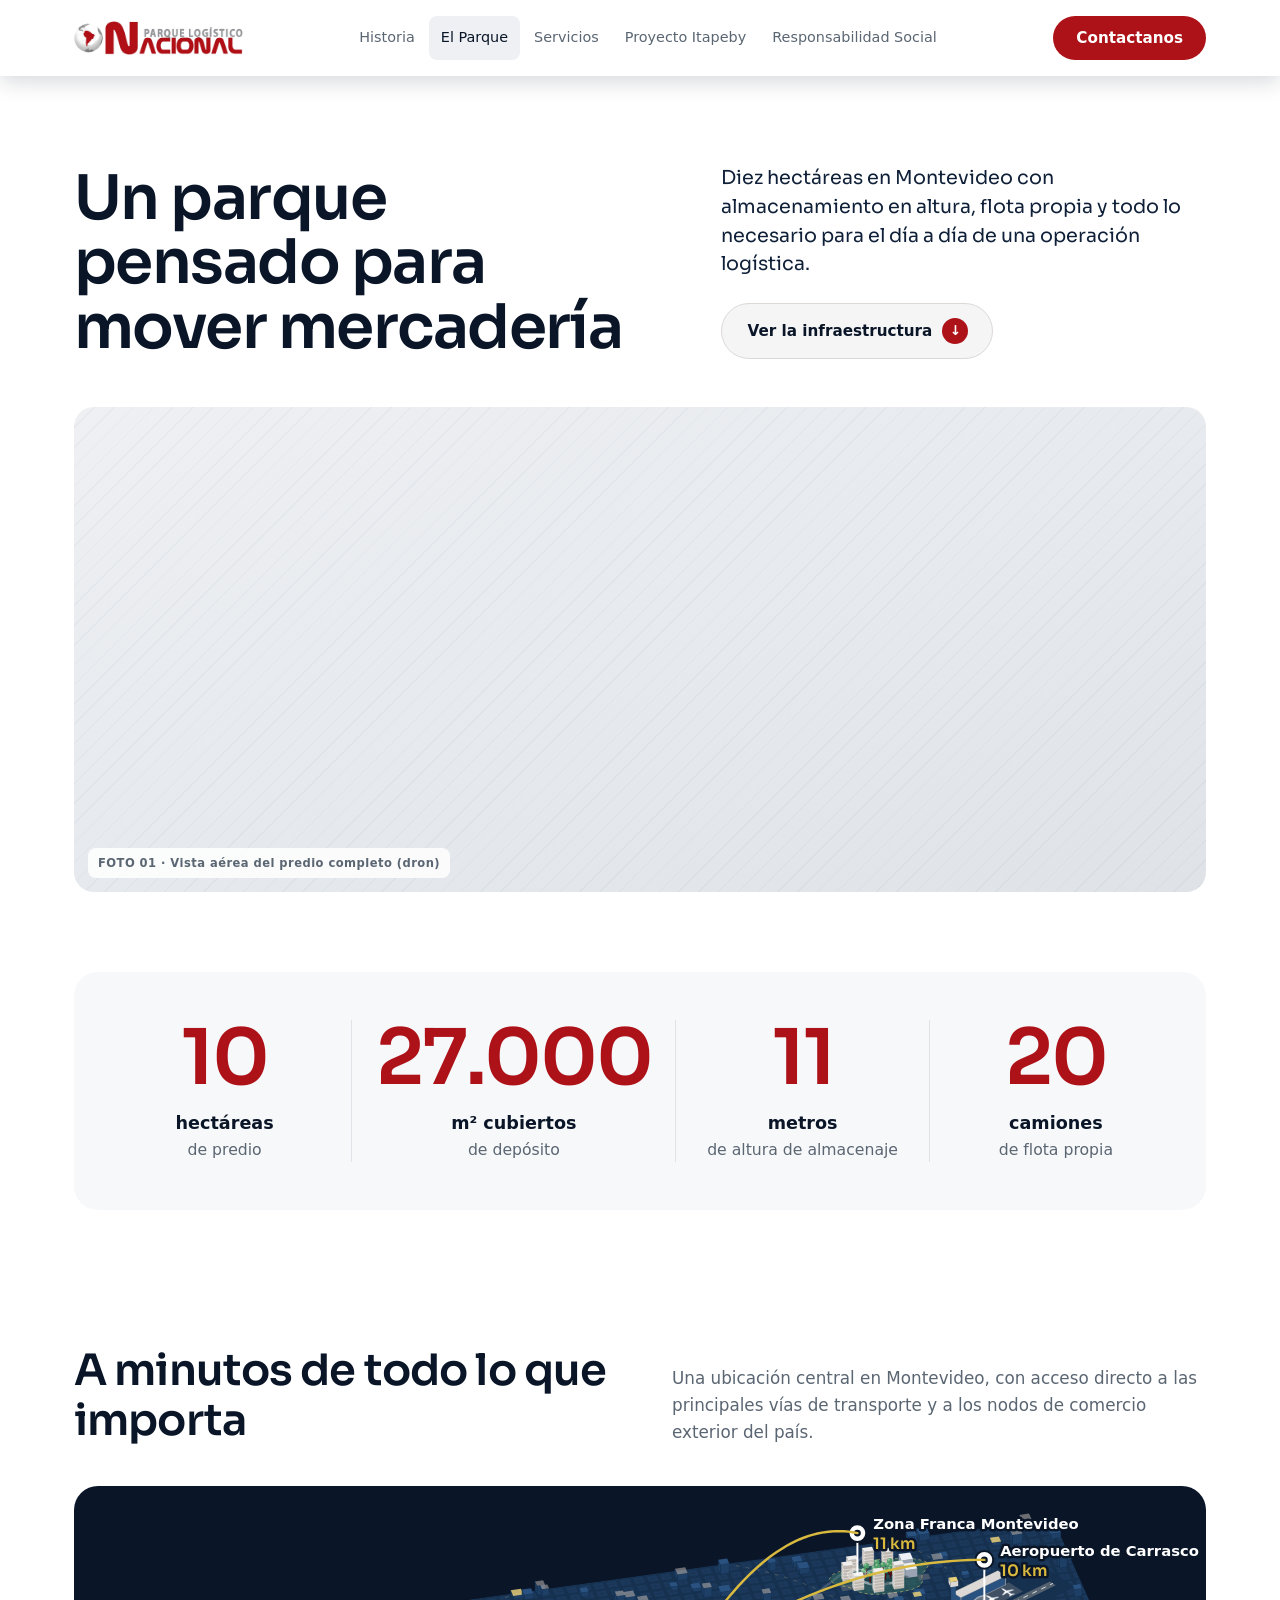
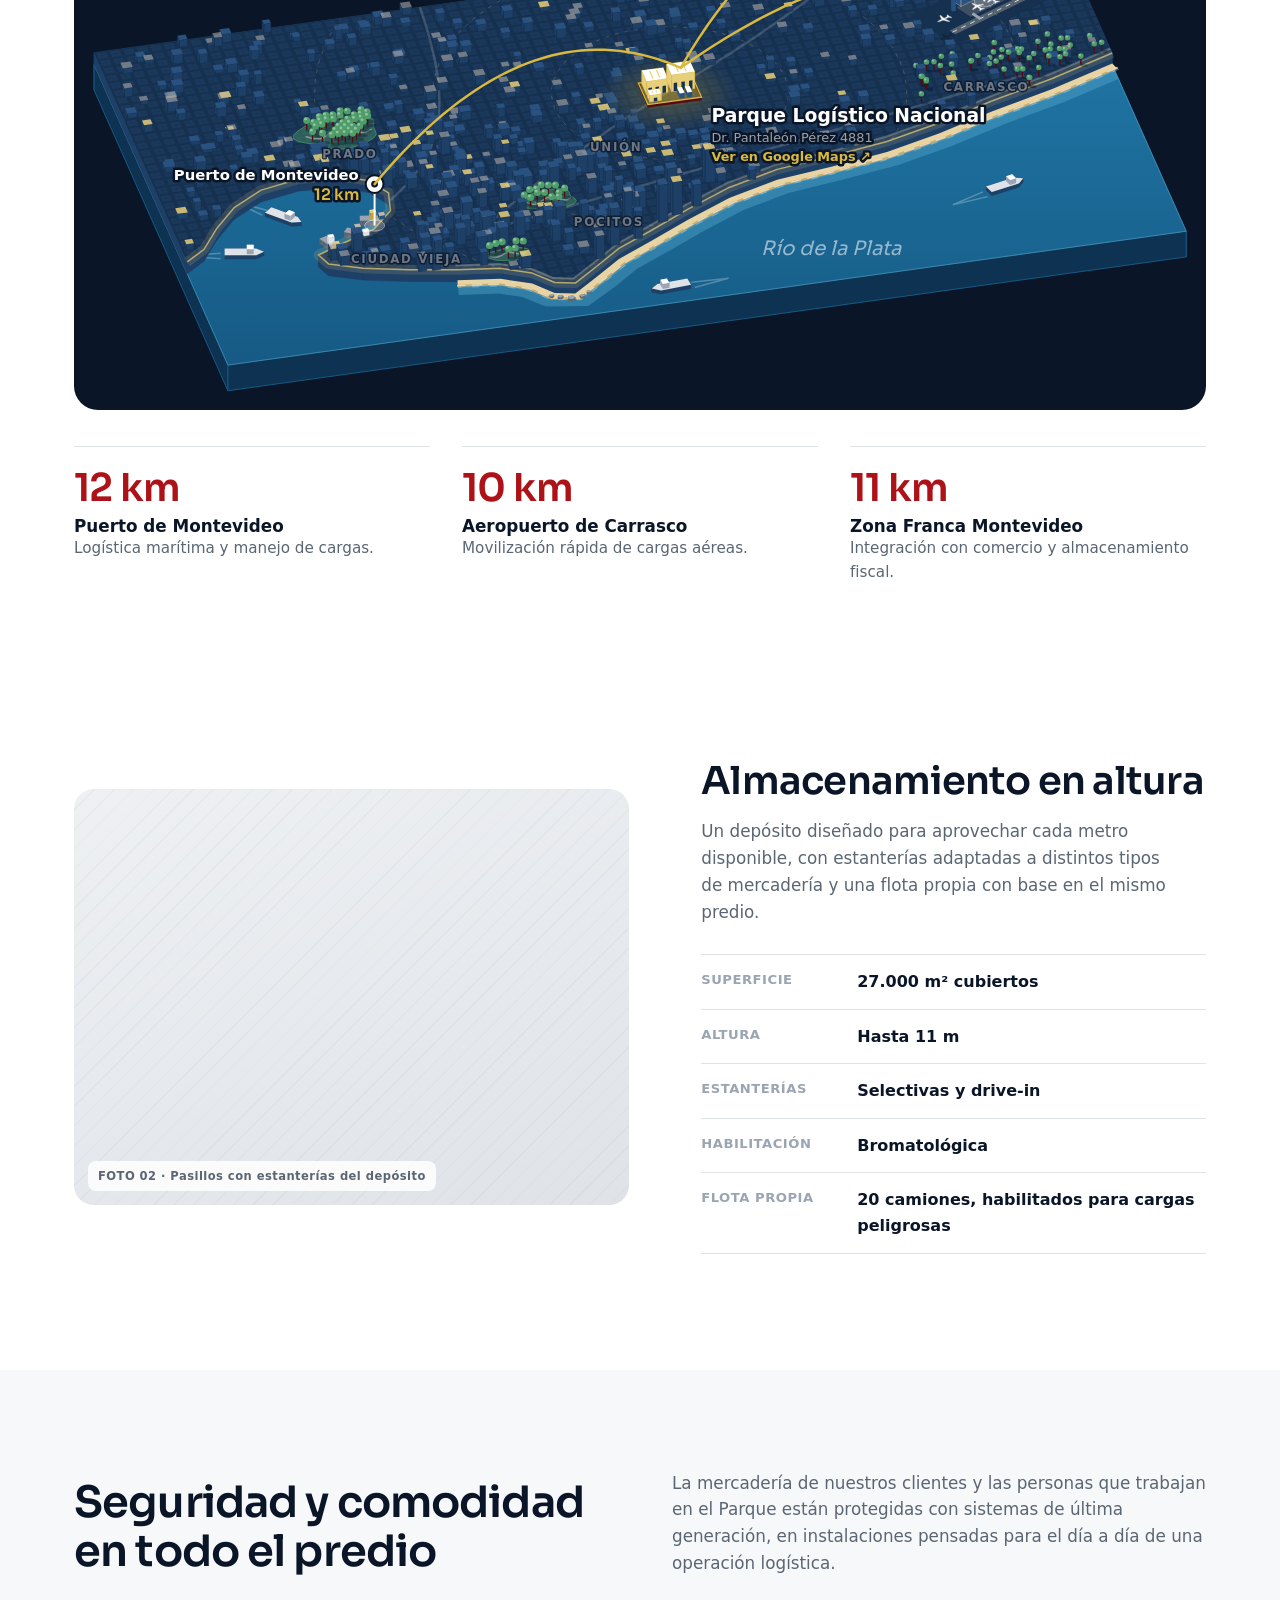
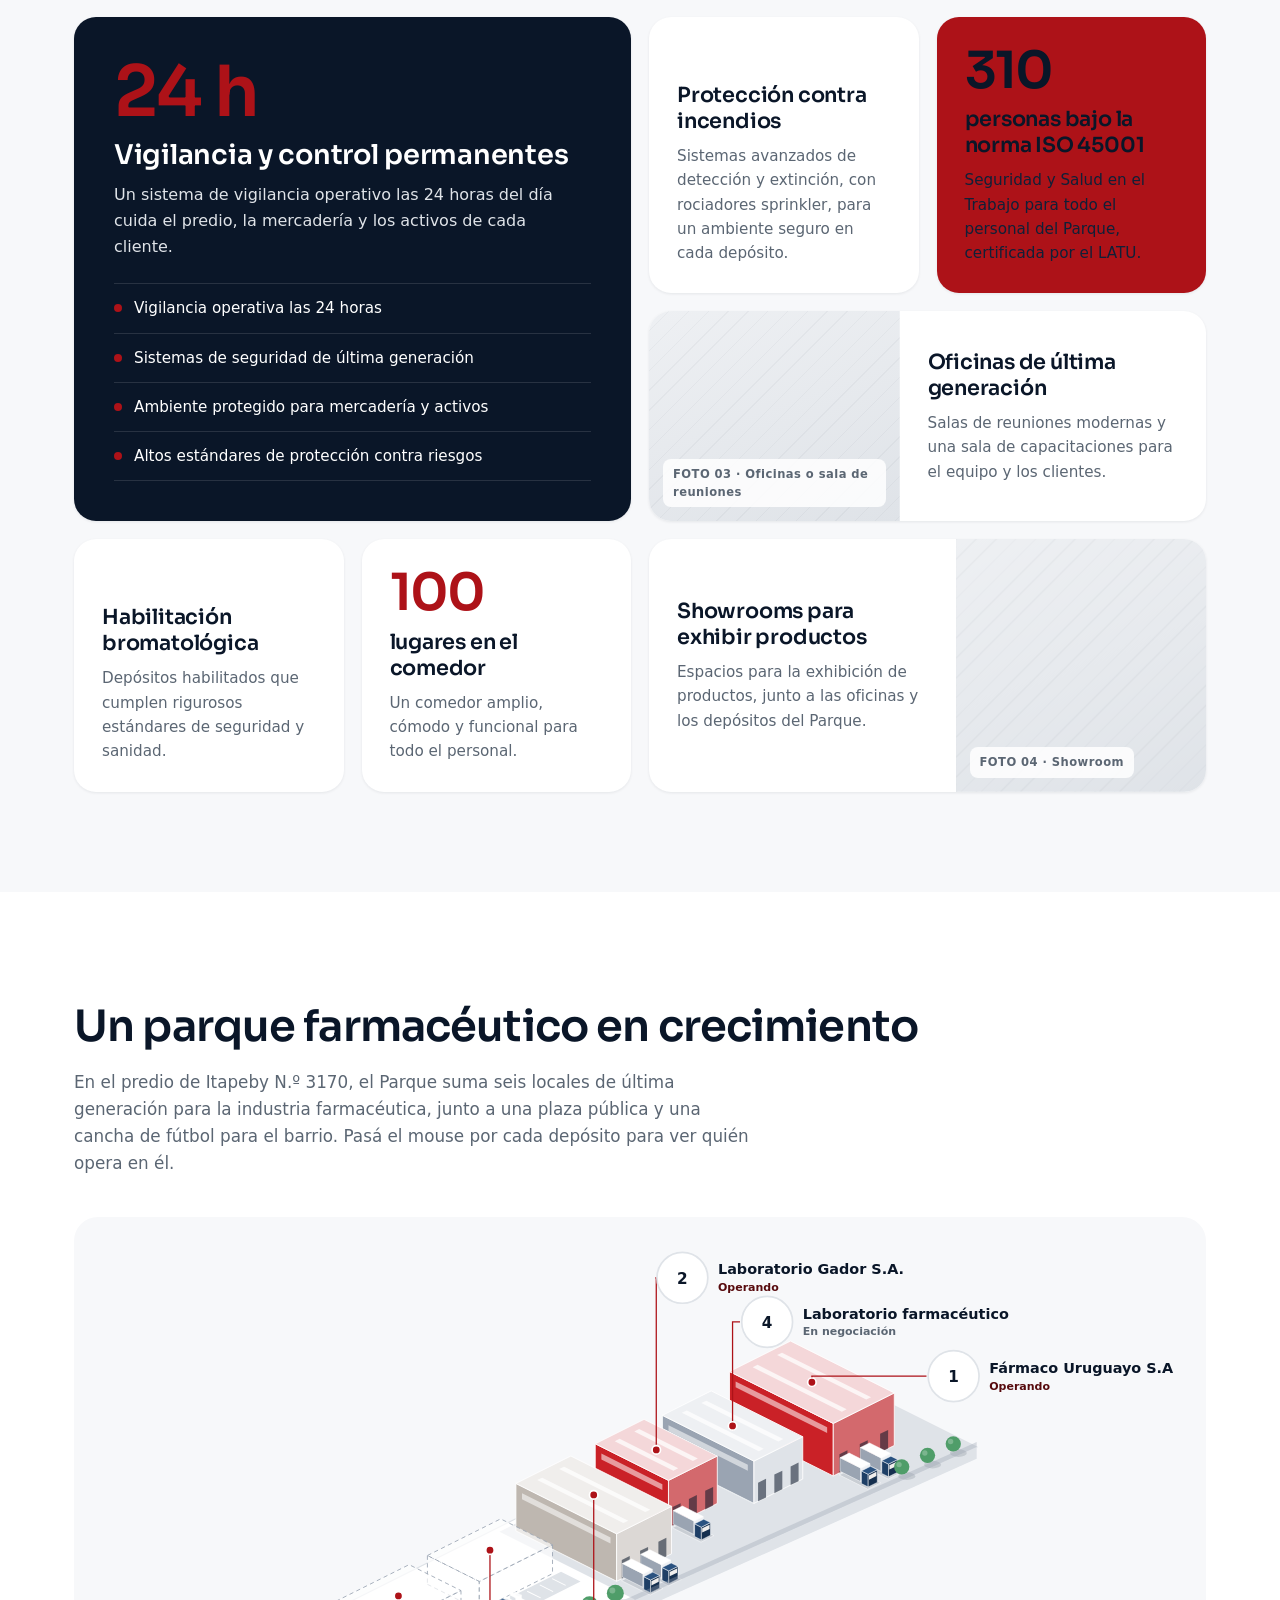
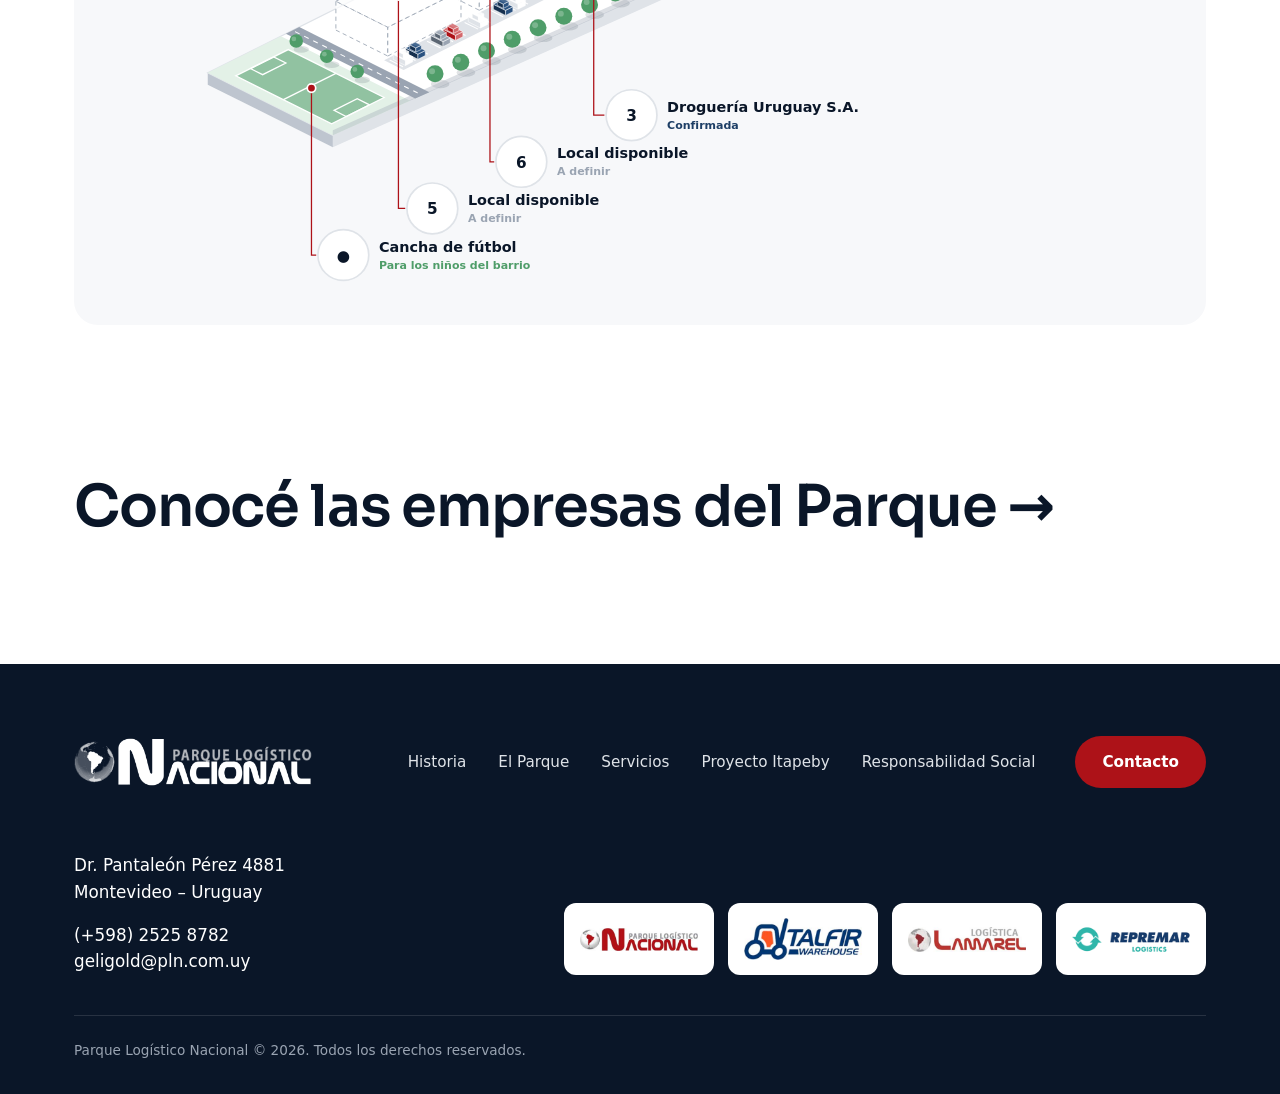
<file: parque.html>
<!DOCTYPE html>
<html lang="es">
<head>
<meta charset="UTF-8">
<meta name="viewport" content="width=device-width, initial-scale=1.0">
<title>El Parque | Infraestructura — Parque Logístico Nacional</title>
<meta name="description" content="Infraestructura del Parque Logístico Nacional: ubicación estratégica, depósito aduanero, playa de contenedores, flota propia y fletes aéreos y marítimos.">
<link rel="preconnect" href="https://fonts.googleapis.com">
<link rel="preconnect" href="https://fonts.gstatic.com" crossorigin>
<link href="https://fonts.googleapis.com/css2?family=Sora:wght@300;400;600;700&display=swap" rel="stylesheet">
<link rel="stylesheet" href="css/style.css">
</head>
<body>

<header class="site-header">
  <div class="container nav-wrap">
    <a href="index.html" class="brand" aria-label="Parque Logístico Nacional, inicio">
      <img class="brand-logo" src="img/logos/pln-logo.png" alt="Parque Logístico Nacional" width="824" height="166">
    </a>
    <nav class="nav-links" id="nav-links">
      <a href="historia.html">Historia</a>
      <a href="parque.html" class="active">El Parque</a>
      <a href="empresas.html">Servicios</a>
      <a href="proyecto.html">Proyecto Itapeby</a>
      <a href="responsabilidad-social.html">Responsabilidad Social</a>
    </nav>
    <div class="nav-cta">
      <a href="contacto.html" class="btn btn-primary">Contactanos</a>
      <button class="nav-toggle" aria-label="Abrir menú" aria-expanded="false">
        <span></span><span></span><span></span>
      </button>
    </div>
  </div>
</header>

<!-- ============ APERTURA: título + foto panorámica ============ -->
<section class="pq-open">
  <div class="container">
    <div class="pq-open-head">
      <h1>Un parque pensado para mover mercadería</h1>
      <div>
        <p class="pq-open-lead">Diez hectáreas en Montevideo con almacenamiento en altura, flota propia y todo lo necesario para el día a día de una operación logística.</p>
        <a href="#deposito" class="hist-open-scroll">Ver la infraestructura <span aria-hidden="true">↓</span></a>
      </div>
    </div>
    <div class="foto pq-open-foto hist-anim">
      <span class="foto-label">FOTO 01 · Vista aérea del predio completo (dron)</span>
    </div>
  </div>
</section>

<!-- ============ CIFRAS ============ -->
<section class="hist-cifras pq-cifras">
  <div class="container">
    <dl class="hist-cifras-list">
      <div class="hist-anim"><dt data-counter>10</dt><dd><strong>hectáreas</strong> de predio</dd></div>
      <div class="hist-anim"><dt data-counter>27.000</dt><dd><strong>m² cubiertos</strong> de depósito</dd></div>
      <div class="hist-anim"><dt data-counter>11</dt><dd><strong>metros</strong> de altura de almacenaje</dd></div>
      <div class="hist-anim"><dt data-counter>20</dt><dd><strong>camiones</strong> de flota propia</dd></div>
    </dl>
  </div>
</section>

<!-- ============ UBICACIÓN ============ -->
<section class="pq-ubicacion">
  <div class="container">
    <div class="pq-ubicacion-head">
      <h2 class="pq-title hist-anim">A minutos de todo lo que importa</h2>
      <p class="pq-lead hist-anim">Una ubicación central en Montevideo, con acceso directo a las principales vías de transporte y a los nodos de comercio exterior del país.</p>
    </div>
    <figure class="pq-mapa hist-anim">
      <!-- Mapa 3D de Montevideo (esquemático, no es a escala exacta).
           Lo genera herramientas/generar-mapa.py. -->
      <div class="pq-mapa-scroll" data-centro="0.55">
      <!-- MAPA-3D:INICIO (generado por herramientas/generar-mapa.py: no editar a mano) -->
      <svg class="pq-mapa-svg m3" viewBox="-578 -276 1146 531" role="img" aria-labelledby="mapa-titulo">
        <title id="mapa-titulo">Mapa 3D de Montevideo con el Parque Logístico Nacional y sus distancias al Puerto, al Aeropuerto de Carrasco y a Zona Franca</title>
        <defs>
          <linearGradient id="m3-agua-grad" x1="0" y1="0" x2="0" y2="1"><stop class="stop-agua-1" offset="0"/><stop class="stop-agua-2" offset="1"/></linearGradient>
          <radialGradient id="m3-halo-grad"><stop class="stop-halo-1" offset="0"/><stop class="stop-halo-2" offset="1"/></radialGradient>
        </defs>
        <g>
          <polygon class="m3-tablero-lado" points="-557.7,-69.3 412.6,-204.7 412.6,-230.7 -557.7,-95.3"/>
          <polygon class="m3-tablero-lado" points="412.6,-204.7 548.0,99.5 548.0,73.5 412.6,-230.7"/>
          <polygon class="m3-tablero-lado" points="-422.2,235.0 -557.7,-69.3 -557.7,-95.3 -422.2,209.0"/>
          <polygon class="m3-tablero-lado" points="548.0,99.5 -422.2,235.0 -422.2,209.0 548.0,73.5"/>
          <polygon class="m3-agua" points="-557.7,-95.3 412.6,-230.7 548.0,73.5 -422.2,209.0" fill="url(#m3-agua-grad)"/>
          <clipPath id="m3-agua-clip"><polygon points="-557.7,-95.3 412.6,-230.7 548.0,73.5 -422.2,209.0"/></clipPath>
          <polyline class="m3-estela" points="-382.1,52.5 -416.7,43.3 -387.5,57.2"/><polygon class="m3-barco-lado" points="-384.7,58.9 -378.2,53.2 -378.2,49.2 -384.7,54.9"/><polygon class="m3-barco-lado" points="-378.2,53.2 -351.3,63.0 -351.3,59.0 -378.2,49.2"/><polygon class="m3-barco-lado" points="-357.8,68.6 -384.7,58.9 -384.7,54.9 -357.8,64.6"/><polygon class="m3-barco-lado" points="-351.3,63.0 -347.8,68.2 -347.8,64.2 -351.3,59.0"/><polygon class="m3-barco-lado" points="-347.8,68.2 -357.8,68.6 -357.8,64.6 -347.8,64.2"/><polygon class="m3-barco" points="-347.8,64.2 -357.8,64.6 -384.7,54.9 -378.2,49.2 -351.3,59.0"/><polygon class="m3-barco-puente-lado" points="-360.3,57.0 -354.5,59.2 -354.5,54.2 -360.3,52.0"/><polygon class="m3-barco-puente-lado" points="-364.7,60.8 -360.3,57.0 -360.3,52.0 -364.7,55.8"/><polygon class="m3-barco-puente-lado" points="-354.5,59.2 -358.8,62.9 -358.8,57.9 -354.5,54.2"/><polygon class="m3-barco-puente-lado" points="-358.8,62.9 -364.7,60.8 -364.7,55.8 -358.8,57.9"/><polygon class="m3-barco-puente" points="-354.5,54.2 -358.8,57.9 -364.7,55.8 -360.3,52.0"/>
          <polyline class="m3-estela" points="-429.6,95.7 -467.6,98.6 -429.6,101.3"/><polygon class="m3-barco-lado" points="-425.6,95.1 -393.6,95.1 -393.6,91.1 -425.6,91.1"/><polygon class="m3-barco-lado" points="-393.6,95.1 -385.6,98.4 -385.6,94.4 -393.6,91.1"/><polygon class="m3-barco-lado" points="-425.5,101.9 -425.6,95.1 -425.6,91.1 -425.5,97.9"/><polygon class="m3-barco-lado" points="-385.6,98.4 -393.5,101.8 -393.5,97.8 -385.6,94.4"/><polygon class="m3-barco-lado" points="-393.5,101.8 -425.5,101.9 -425.5,97.9 -393.5,97.8"/><polygon class="m3-barco" points="-385.6,94.4 -393.5,97.8 -425.5,97.9 -425.6,91.1 -393.6,91.1"/><polygon class="m3-barco-puente-lado" points="-403.1,92.2 -396.1,92.2 -396.1,87.2 -403.1,87.2"/><polygon class="m3-barco-puente-lado" points="-396.1,92.2 -396.1,96.7 -396.1,91.7 -396.1,87.2"/><polygon class="m3-barco-puente-lado" points="-403.1,96.7 -403.1,92.2 -403.1,87.2 -403.1,91.7"/><polygon class="m3-barco-puente-lado" points="-396.1,96.7 -403.1,96.7 -403.1,91.7 -396.1,91.7"/><polygon class="m3-barco-puente" points="-396.1,87.2 -396.1,91.7 -403.1,91.7 -403.1,87.2"/>
          <polyline class="m3-estela" points="50.2,130.5 84.7,121.2 47.0,125.2"/><polygon class="m3-barco-lado" points="12.6,131.0 42.9,125.4 42.9,121.4 12.6,127.0"/><polygon class="m3-barco-lado" points="42.9,125.4 46.7,131.8 46.7,127.8 42.9,121.4"/><polygon class="m3-barco-lado" points="6.9,135.6 12.6,131.0 12.6,127.0 6.9,131.6"/><polygon class="m3-barco-lado" points="46.7,131.8 16.3,137.4 16.3,133.4 46.7,127.8"/><polygon class="m3-barco-lado" points="16.3,137.4 6.9,135.6 6.9,131.6 16.3,133.4"/><polygon class="m3-barco" points="6.9,131.6 12.6,127.0 42.9,121.4 46.7,127.8 16.3,133.4"/><polygon class="m3-barco-puente-lado" points="15.6,127.7 22.2,126.4 22.2,121.4 15.6,122.7"/><polygon class="m3-barco-puente-lado" points="22.2,126.4 24.7,130.7 24.7,125.7 22.2,121.4"/><polygon class="m3-barco-puente-lado" points="18.1,131.9 15.6,127.7 15.6,122.7 18.1,126.9"/><polygon class="m3-barco-puente-lado" points="24.7,130.7 18.1,131.9 18.1,126.9 24.7,125.7"/><polygon class="m3-barco-puente" points="18.1,126.9 15.6,122.7 22.2,121.4 24.7,125.7"/>
          <polyline class="m3-estela" points="342.2,33.7 311.7,46.7 347.1,38.5"/><polygon class="m3-barco-lado" points="373.0,23.2 382.9,23.9 382.9,19.9 373.0,19.2"/><polygon class="m3-barco-lado" points="382.9,23.9 378.9,29.0 378.9,25.0 382.9,19.9"/><polygon class="m3-barco-lado" points="345.2,32.1 373.0,23.2 373.0,19.2 345.2,28.1"/><polygon class="m3-barco-lado" points="378.9,29.0 351.1,37.9 351.1,33.9 378.9,25.0"/><polygon class="m3-barco-lado" points="351.1,37.9 345.2,32.1 345.2,28.1 351.1,33.9"/><polygon class="m3-barco" points="382.9,19.9 378.9,25.0 351.1,33.9 345.2,28.1 373.0,19.2"/><polygon class="m3-barco-puente-lado" points="365.7,22.8 371.8,20.9 371.8,15.9 365.7,17.8"/><polygon class="m3-barco-puente-lado" points="371.8,20.9 375.7,24.8 375.7,19.8 371.8,15.9"/><polygon class="m3-barco-puente-lado" points="369.7,26.7 365.7,22.8 365.7,17.8 369.7,21.7"/><polygon class="m3-barco-puente-lado" points="375.7,24.8 369.7,26.7 369.7,21.7 375.7,19.8"/><polygon class="m3-barco-puente" points="371.8,15.9 375.7,19.8 369.7,21.7 365.7,17.8"/>
          <polygon class="m3-muelle-lado" points="-329.5,86.2 -322.4,83.1 -322.4,78.1 -329.5,81.2"/>
          <polygon class="m3-muelle-lado" points="-322.4,83.1 -302.5,97.1 -302.5,92.1 -322.4,78.1"/>
          <polygon class="m3-muelle-lado" points="-309.6,100.2 -329.5,86.2 -329.5,81.2 -309.6,95.2"/>
          <polygon class="m3-muelle-lado" points="-302.5,97.1 -309.6,100.2 -309.6,95.2 -302.5,92.1"/>
          <polygon class="m3-muelle" points="-329.5,81.2 -322.4,78.1 -302.5,92.1 -309.6,95.2"/>
          <polygon class="m3-muelle-lado" points="-304.7,79.4 -301.4,74.7 -301.4,69.7 -304.7,74.4"/>
          <polygon class="m3-muelle-lado" points="-301.4,74.7 -271.6,81.1 -271.6,76.1 -301.4,69.7"/>
          <polygon class="m3-muelle-lado" points="-274.9,85.8 -304.7,79.4 -304.7,74.4 -274.9,80.8"/>
          <polygon class="m3-muelle-lado" points="-271.6,81.1 -274.9,85.8 -274.9,80.8 -271.6,76.1"/>
          <polygon class="m3-muelle" points="-304.7,74.4 -301.4,69.7 -271.6,76.1 -274.9,80.8"/>
          <polygon class="m3-muelle-lado" points="-288.8,62.8 -256.8,62.3 -256.8,57.3 -288.8,57.8"/>
          <polygon class="m3-muelle-lado" points="-256.8,62.3 -256.5,67.3 -256.5,62.3 -256.8,57.3"/>
          <polygon class="m3-muelle-lado" points="-288.5,67.9 -288.8,62.8 -288.8,57.8 -288.5,62.9"/>
          <polygon class="m3-muelle-lado" points="-256.5,67.3 -288.5,67.9 -288.5,62.9 -256.5,62.3"/>
          <polygon class="m3-muelle" points="-288.5,62.9 -288.8,57.8 -256.8,57.3 -256.5,62.3"/>
          <polygon class="m3-tierra-lado" points="-557.7,-95.3 412.6,-230.7 412.6,-242.7 -557.7,-107.3"/>
          <polygon class="m3-tierra-lado" points="412.6,-230.7 473.1,-94.9 473.1,-106.9 412.6,-242.7"/>
          <polygon class="m3-tierra-lado" points="473.1,-94.9 412.4,-69.1 412.4,-81.1 473.1,-106.9"/>
          <polygon class="m3-tierra-lado" points="412.4,-69.1 350.5,-46.1 350.5,-58.1 412.4,-81.1"/>
          <polygon class="m3-tierra-lado" points="350.5,-46.1 298.3,-24.3 298.3,-36.3 350.5,-58.1"/>
          <polygon class="m3-tierra-lado" points="298.3,-24.3 245.0,-5.3 245.0,-17.3 298.3,-36.3"/>
          <polygon class="m3-tierra-lado" points="245.0,-5.3 189.7,9.3 189.7,-2.7 245.0,-17.3"/>
          <polygon class="m3-tierra-lado" points="-463.4,116.6 -557.7,-95.3 -557.7,-107.3 -463.4,104.6"/>
          <polygon class="m3-tierra-lado" points="189.7,9.3 133.9,22.9 133.9,10.9 189.7,-2.7"/>
          <polygon class="m3-tierra-lado" points="-310.5,29.5 -350.3,32.7 -350.3,20.7 -310.5,17.5"/>
          <polygon class="m3-tierra-lado" points="-279.4,34.4 -310.5,29.5 -310.5,17.5 -279.4,22.4"/>
          <polygon class="m3-tierra-lado" points="133.9,22.9 85.3,41.2 85.3,29.2 133.9,10.9"/>
          <polygon class="m3-tierra-lado" points="-350.3,32.7 -388.6,43.9 -388.6,31.9 -350.3,20.7"/>
          <polygon class="m3-tierra-lado" points="-259.6,46.6 -279.4,34.4 -279.4,22.4 -259.6,34.6"/>
          <polygon class="m3-tierra-lado" points="85.3,41.2 43.6,63.2 43.6,51.2 85.3,29.2"/>
          <polygon class="m3-tierra-lado" points="-388.6,43.9 -415.8,61.5 -415.8,49.5 -388.6,31.9"/>
          <polygon class="m3-tierra-lado" points="-257.6,64.8 -259.6,46.6 -259.6,34.6 -257.6,52.8"/>
          <polygon class="m3-tierra-lado" points="-415.8,61.5 -433.3,82.4 -433.3,70.4 -415.8,49.5"/>
          <polygon class="m3-tierra-lado" points="43.6,63.2 6.7,84.5 6.7,72.5 43.6,51.2"/>
          <polygon class="m3-tierra-lado" points="-274.2,83.3 -257.6,64.8 -257.6,52.8 -274.2,71.3"/>
          <polygon class="m3-tierra-lado" points="-306.7,98.2 -274.2,83.3 -274.2,71.3 -306.7,86.2"/>
          <polygon class="m3-tierra-lado" points="-433.3,82.4 -446.4,103.9 -446.4,91.9 -433.3,70.4"/>
          <polygon class="m3-tierra-lado" points="6.7,84.5 -26.3,102.9 -26.3,90.9 6.7,72.5"/>
          <polygon class="m3-tierra-lado" points="-330.5,109.6 -306.7,98.2 -306.7,86.2 -330.5,97.6"/>
          <polygon class="m3-tierra-lado" points="-446.4,103.9 -463.4,116.6 -463.4,104.6 -446.4,91.9"/>
          <polygon class="m3-tierra-lado" points="-26.3,102.9 -50.6,122.5 -50.6,110.5 -26.3,90.9"/>
          <polygon class="m3-tierra-lado" points="-320.3,118.6 -330.5,109.6 -330.5,97.6 -320.3,106.6"/>
          <polygon class="m3-tierra-lado" points="-285.4,123.0 -320.3,118.6 -320.3,106.6 -285.4,111.0"/>
          <polygon class="m3-tierra-lado" points="-238.3,124.5 -285.4,123.0 -285.4,111.0 -238.3,112.5"/>
          <polygon class="m3-tierra-lado" points="-146.1,123.1 -189.8,124.6 -189.8,112.6 -146.1,111.1"/>
          <polygon class="m3-tierra-lado" points="-189.8,124.6 -238.3,124.5 -238.3,112.5 -189.8,112.6"/>
          <polygon class="m3-tierra-lado" points="-114.1,127.9 -146.1,123.1 -146.1,111.1 -114.1,115.9"/>
          <polygon class="m3-tierra-lado" points="-50.6,122.5 -70.5,138.0 -70.5,126.0 -50.6,110.5"/>
          <polygon class="m3-tierra-lado" points="-91.3,137.4 -114.1,127.9 -114.1,115.9 -91.3,125.4"/>
          <polygon class="m3-tierra-lado" points="-70.5,138.0 -91.3,137.4 -91.3,125.4 -70.5,126.0"/>
          <polygon class="m3-tierra" points="-557.7,-107.3 412.6,-242.7 473.1,-106.9 412.4,-81.1 350.5,-58.1 298.3,-36.3 245.0,-17.3 189.7,-2.7 133.9,10.9 85.3,29.2 43.6,51.2 6.7,72.5 -26.3,90.9 -50.6,110.5 -70.5,126.0 -91.3,125.4 -114.1,115.9 -146.1,111.1 -189.8,112.6 -238.3,112.5 -285.4,111.0 -320.3,106.6 -330.5,97.6 -306.7,86.2 -274.2,71.3 -257.6,52.8 -259.6,34.6 -279.4,22.4 -310.5,17.5 -350.3,20.7 -388.6,31.9 -415.8,49.5 -433.3,70.4 -446.4,91.9 -463.4,104.6"/>
          <clipPath id="m3-tierra-clip"><polygon points="-557.7,-107.3 412.6,-242.7 473.1,-106.9 412.4,-81.1 350.5,-58.1 298.3,-36.3 245.0,-17.3 189.7,-2.7 133.9,10.9 85.3,29.2 43.6,51.2 6.7,72.5 -26.3,90.9 -50.6,110.5 -70.5,126.0 -91.3,125.4 -114.1,115.9 -146.1,111.1 -189.8,112.6 -238.3,112.5 -285.4,111.0 -320.3,106.6 -330.5,97.6 -306.7,86.2 -274.2,71.3 -257.6,52.8 -259.6,34.6 -279.4,22.4 -310.5,17.5 -350.3,20.7 -388.6,31.9 -415.8,49.5 -433.3,70.4 -446.4,91.9 -463.4,104.6"/></clipPath>
          <polygon class="m3-agua-baja" points="473.1,-94.9 412.4,-69.1 350.5,-46.1 298.3,-24.3 245.0,-5.3 189.7,9.3 133.9,22.9 85.3,41.2 43.6,63.2 6.7,84.5 -26.3,102.9 -50.6,122.5 -70.5,138.0 -91.3,137.4 -114.1,127.9 -146.1,123.1 -189.8,124.6 -188.4,138.0 -148.0,136.5 -124.3,140.1 -100.5,149.8 -57.4,149.2 -31.0,130.2 -8.0,111.6 23.8,93.9 60.4,72.8 100.3,51.7 145.4,34.7 199.6,21.5 256.6,6.4 312.0,-13.3 364.3,-35.1 426.3,-58.2 487.6,-84.2" clip-path="url(#m3-agua-clip)"/>
          <polygon class="m3-agua-baja" points="473.1,-94.9 412.4,-69.1 350.5,-46.1 298.3,-24.3 245.0,-5.3 189.7,9.3 133.9,22.9 85.3,41.2 43.6,63.2 6.7,84.5 -26.3,102.9 -50.6,122.5 -70.5,138.0 -91.3,137.4 -114.1,127.9 -146.1,123.1 -189.8,124.6 -189.1,130.8 -147.0,129.3 -118.8,133.5 -95.5,143.1 -64.5,143.1 -41.6,126.0 -17.9,106.9 14.5,88.8 51.3,67.6 92.2,46.0 139.1,28.3 194.2,14.9 250.3,0.0 304.6,-19.3 356.8,-41.0 418.8,-64.1 479.7,-90.0" clip-path="url(#m3-agua-clip)"/>
          <polygon class="m3-arena" points="473.1,-96.3 412.4,-70.5 350.5,-47.5 298.3,-25.7 245.0,-6.7 189.7,7.9 133.9,21.5 85.3,39.8 43.6,61.8 6.7,83.1 -26.3,101.5 -50.6,121.1 -70.5,136.6 -91.3,136.0 -114.1,126.5 -146.1,121.7 -189.8,123.2 -189.3,128.9 -146.8,127.4 -117.5,131.8 -94.4,141.4 -66.1,141.5 -44.1,124.9 -20.2,105.6 12.4,87.4 49.2,66.2 90.3,44.5 137.7,26.6 193.0,13.2 248.8,-1.6 302.9,-20.9 355.1,-42.6 417.0,-65.7 477.9,-91.5"/>
          <polyline class="m3-arena-mojada" points="477.9,-91.6 417.0,-65.8 355.1,-42.7 302.9,-21.0 248.8,-1.7 193.0,13.1 137.7,26.5 90.3,44.4 49.2,66.1 12.4,87.3 -20.2,105.5 -44.1,124.8 -66.1,141.4 -94.4,141.3 -117.5,131.7 -146.8,127.3 -189.3,128.8"/>
          <polyline class="m3-espuma" points="477.6,-91.9 416.7,-66.0 354.8,-42.9 302.6,-21.2 248.6,-2.0 192.7,12.8 137.4,26.3 90.0,44.2 48.8,65.9 12.0,87.1 -20.6,105.4 -44.5,124.6 -66.4,141.2 -94.2,141.0 -117.3,131.4 -146.7,127.0 -189.4,128.5"/>
          <polyline class="m3-espuma m3-espuma--2" points="479.4,-90.4 418.5,-64.5 356.5,-41.4 304.3,-19.7 250.0,-0.4 194.0,14.5 138.9,27.8 91.9,45.6 50.9,67.2 14.2,88.4 -18.3,106.5 -42.0,125.7 -64.7,142.7 -95.3,142.7 -118.6,133.0 -147.0,128.8 -189.2,130.3"/>
          <polygon class="m3-roca-lado" points="-77.3,142.0 -72.7,141.4 -72.7,138.6 -77.3,139.2"/>
          <polygon class="m3-roca-lado" points="-72.7,141.4 -70.4,143.2 -70.4,140.4 -72.7,138.6"/>
          <polygon class="m3-roca-lado" points="-77.8,144.2 -77.3,142.0 -77.3,139.2 -77.8,141.4"/>
          <polygon class="m3-roca-lado" points="-70.4,143.2 -73.6,144.9 -73.6,142.1 -70.4,140.4"/>
          <polygon class="m3-roca-lado" points="-73.6,144.9 -77.8,144.2 -77.8,141.4 -73.6,142.1"/>
          <polygon class="m3-roca" points="-73.6,142.1 -77.8,141.4 -77.3,139.2 -72.7,138.6 -70.4,140.4"/>
          <polygon class="m3-roca-lado" points="-63.6,139.1 -60.5,139.7 -60.5,137.6 -63.6,137.0"/>
          <polygon class="m3-roca-lado" points="-66.1,140.3 -63.6,139.1 -63.6,137.0 -66.1,138.2"/>
          <polygon class="m3-roca-lado" points="-60.5,139.7 -61.2,141.3 -61.2,139.2 -60.5,137.6"/>
          <polygon class="m3-roca-lado" points="-64.6,141.7 -66.1,140.3 -66.1,138.2 -64.6,139.6"/>
          <polygon class="m3-roca-lado" points="-61.2,141.3 -64.6,141.7 -64.6,139.6 -61.2,139.2"/>
          <polygon class="m3-roca" points="-61.2,139.2 -64.6,139.6 -66.1,138.2 -63.6,137.0 -60.5,137.6"/>
          <polygon class="m3-roca-lado" points="-87.6,140.3 -84.1,140.0 -84.1,137.9 -87.6,138.2"/>
          <polygon class="m3-roca-lado" points="-84.1,140.0 -82.6,141.3 -82.6,139.2 -84.1,137.9"/>
          <polygon class="m3-roca-lado" points="-88.2,141.9 -87.6,140.3 -87.6,138.2 -88.2,139.8"/>
          <polygon class="m3-roca-lado" points="-82.6,141.3 -85.1,142.5 -85.1,140.4 -82.6,139.2"/>
          <polygon class="m3-roca-lado" points="-85.1,142.5 -88.2,141.9 -88.2,139.8 -85.1,140.4"/>
          <polygon class="m3-roca" points="-87.6,138.2 -84.1,137.9 -82.6,139.2 -85.1,140.4 -88.2,139.8"/>
          <polygon class="m3-roca-lado" points="-58.9,135.5 -56.1,135.0 -56.1,133.2 -58.9,133.7"/>
          <polygon class="m3-roca-lado" points="-56.1,135.0 -54.4,136.0 -54.4,134.2 -56.1,133.2"/>
          <polygon class="m3-roca-lado" points="-58.9,136.8 -58.9,135.5 -58.9,133.7 -58.9,135.1"/>
          <polygon class="m3-roca-lado" points="-54.4,136.0 -56.2,137.1 -56.2,135.4 -54.4,134.2"/>
          <polygon class="m3-roca-lado" points="-56.2,137.1 -58.9,136.8 -58.9,135.1 -56.2,135.4"/>
          <polygon class="m3-roca" points="-58.9,135.1 -58.9,133.7 -56.1,133.2 -54.4,134.2 -56.2,135.4"/>
          <polygon class="m3-roca-lado" points="-94.2,139.0 -91.9,139.7 -91.9,137.9 -94.2,137.2"/>
          <polygon class="m3-roca-lado" points="-96.6,139.9 -94.2,139.0 -94.2,137.2 -96.6,138.1"/>
          <polygon class="m3-roca-lado" points="-91.9,139.7 -92.9,141.0 -92.9,139.2 -91.9,137.9"/>
          <polygon class="m3-roca-lado" points="-95.8,141.1 -96.6,139.9 -96.6,138.1 -95.8,139.4"/>
          <polygon class="m3-roca-lado" points="-92.9,141.0 -95.8,141.1 -95.8,139.4 -92.9,139.2"/>
          <polygon class="m3-roca" points="-95.8,139.4 -96.6,138.1 -94.2,137.2 -91.9,137.9 -92.9,139.2"/>
          <pattern id="m3-manzanas" width="14" height="14" patternUnits="userSpaceOnUse" patternTransform="matrix(0.9703 -0.1355 0.2419 0.5434 -557.72 -107.27)"><rect class="m3-manzana" x="2" y="2" width="10" height="10" rx="1"/><path class="m3-lote" d="M7,2.5 V11.5 M2.5,7 H11.5"/></pattern>
          <polygon points="-557.7,-107.3 412.6,-242.7 473.1,-106.9 412.4,-81.1 350.5,-58.1 298.3,-36.3 245.0,-17.3 189.7,-2.7 133.9,10.9 85.3,29.2 43.6,51.2 6.7,72.5 -26.3,90.9 -50.6,110.5 -70.5,126.0 -91.3,125.4 -114.1,115.9 -146.1,111.1 -189.8,112.6 -238.3,112.5 -285.4,111.0 -320.3,106.6 -330.5,97.6 -306.7,86.2 -274.2,71.3 -257.6,52.8 -259.6,34.6 -279.4,22.4 -310.5,17.5 -350.3,20.7 -388.6,31.9 -415.8,49.5 -433.3,70.4 -446.4,91.9 -463.4,104.6" fill="url(#m3-manzanas)"/>
          <polyline class="m3-avenida" points="-167.4,74.9 -159.2,72.4 -150.9,70.0 -142.5,67.5 -134.0,65.0 -125.3,62.4 -116.5,59.9 -107.5,57.2 -98.3,54.6 -89.0,51.9 -79.4,49.1 -69.6,46.3 -59.6,43.4 -49.3,40.5 -38.7,37.4 -27.9,34.3 -16.7,31.1 -5.3,27.8 6.5,24.5 18.6,21.0 31.1,17.4 44.0,13.7 57.3,9.9 70.9,6.0 85.0,2.0 99.6,-2.2 114.6,-6.5 130.0,-11.0 145.9,-15.5 162.4,-20.3 179.3,-25.2 196.8,-30.2 214.8,-35.4 233.4,-40.8 252.6,-46.4 272.3,-52.1 292.6,-58.0 313.6,-64.1 335.2,-70.4 357.5,-76.9 380.4,-83.6" clip-path="url(#m3-tierra-clip)"/>
          <polyline class="m3-avenida" points="-167.4,74.9 -163.1,70.8 -158.6,66.8 -154.1,62.7 -149.6,58.7 -145.1,54.7 -140.5,50.7 -135.9,46.8 -131.2,42.8 -126.5,38.9 -121.8,35.0 -117.1,31.2 -112.3,27.3 -107.5,23.5 -102.7,19.7 -97.9,16.0 -93.1,12.2 -88.3,8.5 -83.4,4.8 -78.5,1.2 -73.7,-2.4 -68.8,-6.0 -63.9,-9.6 -59.1,-13.1 -54.2,-16.6 -49.3,-20.0 -44.5,-23.4 -39.6,-26.8 -34.8,-30.2 -29.9,-33.5 -25.1,-36.7 -20.3,-39.9 -15.5,-43.1 -10.7,-46.3 -6.0,-49.4 -1.3,-52.4 3.4,-55.4 8.1,-58.4 12.7,-61.3 17.3,-64.2 21.9,-67.0" clip-path="url(#m3-tierra-clip)"/>
          <polyline class="m3-avenida" points="21.9,-67.0 27.7,-70.4 33.4,-73.8 39.1,-77.2 44.8,-80.6 50.4,-84.0 55.9,-87.4 61.5,-90.8 67.0,-94.2 72.4,-97.6 77.8,-101.1 83.2,-104.5 88.6,-107.9 93.9,-111.4 99.2,-114.9 104.5,-118.4 109.8,-121.9 115.1,-125.5 120.3,-129.1 125.6,-132.7 130.8,-136.3 136.0,-140.0 141.3,-143.7 146.5,-147.4 151.7,-151.2 157.0,-155.0 162.2,-158.9 167.5,-162.8 172.7,-166.7 178.0,-170.7 183.3,-174.8 188.7,-178.9 194.0,-183.0 199.4,-187.2 204.8,-191.5 210.2,-195.8 215.7,-200.2 221.2,-204.6 226.7,-209.1 232.3,-213.7 237.9,-218.4" clip-path="url(#m3-tierra-clip)"/>
          <polyline class="m3-avenida" points="-256.7,41.2 -252.8,37.6 -249.0,34.0 -245.5,30.4 -242.1,26.8 -238.8,23.1 -235.8,19.5 -232.8,15.8 -230.1,12.1 -227.5,8.3 -225.1,4.5 -222.8,0.7 -220.7,-3.2 -218.8,-7.1 -217.0,-11.2 -215.4,-15.2 -213.9,-19.4 -212.6,-23.6 -211.5,-27.9 -210.5,-32.3 -209.7,-36.8 -209.1,-41.4 -208.6,-46.1 -208.3,-50.9 -208.1,-55.8 -208.1,-60.8 -208.3,-66.0 -208.6,-71.2 -209.1,-76.6 -209.8,-82.2 -210.6,-87.8 -211.6,-93.6 -212.7,-99.6 -214.1,-105.7 -215.5,-112.0 -217.2,-118.5 -219.0,-125.1 -220.9,-131.9 -223.1,-138.8 -225.4,-146.0 -227.8,-153.3" clip-path="url(#m3-tierra-clip)"/>
          <polygon class="m3-parque" points="-274.7,-31.6 -273.1,-28.5 -271.9,-25.1 -273.9,-21.5 -279.2,-18.1 -286.0,-15.0 -293.7,-12.1 -303.0,-9.8 -313.1,-9.3 -321.6,-10.9 -327.8,-13.2 -333.9,-14.7 -342.1,-15.6 -351.0,-17.1 -356.2,-20.2 -355.6,-24.2 -351.2,-28.1 -346.1,-31.5 -340.6,-34.8 -333.6,-37.5 -325.1,-39.3 -316.5,-40.3 -308.1,-41.5 -298.5,-43.3 -287.6,-44.1 -278.6,-42.6 -274.6,-39.0 -274.6,-35.0" clip-path="url(#m3-tierra-clip)"/>
          <polyline class="m3-sendero" points="-343.0,-22.1 -335.2,-20.1 -328.3,-20.2 -322.7,-23.2 -317.7,-27.4 -312.1,-30.4 -305.2,-30.5 -297.4,-28.4 -289.5,-26.4 -282.7,-26.6 -277.1,-29.7"/>
          <polygon class="m3-parque" points="-74.1,38.5 -71.0,40.3 -69.4,42.7 -71.3,45.3 -75.9,47.4 -81.4,49.2 -87.0,50.7 -93.1,51.8 -99.3,51.9 -104.7,51.3 -109.4,50.6 -114.9,50.3 -121.5,50.0 -126.9,48.6 -128.4,46.1 -125.9,43.4 -122.2,41.1 -119.2,39.0 -116.6,36.9 -112.8,34.9 -107.6,33.3 -101.8,32.2 -95.7,31.2 -88.9,30.3 -82.3,30.5 -77.9,32.2 -76.4,34.6 -75.9,36.8" clip-path="url(#m3-tierra-clip)"/>
          <polyline class="m3-sendero" points="-119.3,44.8 -114.1,46.1 -109.5,45.9 -105.8,44.0 -102.4,41.2 -98.6,39.3 -94.1,39.2 -88.8,40.5 -83.7,41.8 -79.1,41.7 -75.4,39.7"/>
          <polygon class="m3-parque" points="-118.5,93.8 -120.5,95.3 -121.7,96.6 -121.8,98.0 -122.7,99.7 -125.9,101.3 -131.0,102.4 -136.4,102.8 -141.2,103.0 -145.7,103.1 -149.9,103.0 -153.3,102.4 -155.7,101.5 -158.2,100.7 -161.2,99.8 -163.3,98.5 -162.5,96.8 -158.5,95.2 -153.4,94.1 -149.2,93.1 -145.7,92.1 -141.7,90.8 -136.9,90.0 -132.0,89.8 -127.5,89.9 -123.2,90.3 -119.5,91.0 -117.7,92.2" clip-path="url(#m3-tierra-clip)"/>
          <polyline class="m3-sendero" points="-156.2,99.0 -152.2,99.7 -148.7,99.5 -145.6,98.2 -142.8,96.4 -139.7,95.1 -136.2,94.9 -132.3,95.6 -128.3,96.3 -124.8,96.1 -121.7,94.8"/>
          <polygon class="m3-campo" points="313.9,-114.9 268.1,-144.5 389.4,-203.5 435.3,-173.8"/>
          <polygon class="m3-pista" points="314.3,-126.0 308.4,-129.8 410.0,-179.2 415.9,-175.4"/>
          <polyline class="m3-pista-linea" points="311.3,-128.0 413.0,-177.4"/>
          <polygon class="m3-plataforma" points="329.8,-143.6 315.4,-152.9 368.3,-178.6 382.7,-169.3"/>
          <polyline class="m3-rodaje" points="339.5,-141.7 331.6,-146.8"/>
          <polygon class="m3-avion" points="330.9,-157.7 333.2,-157.1 335.8,-155.4 342.3,-156.5 343.1,-156.0 337.9,-154.0 340.6,-152.4 343.5,-152.3 344.1,-151.9 341.3,-151.0 339.2,-149.6 338.7,-150.0 339.0,-151.6 336.4,-153.3 332.2,-150.7 331.4,-151.2 334.3,-154.6 331.6,-156.3"/>
          <polygon class="m3-avion" points="346.0,-165.1 348.3,-164.4 350.9,-162.7 357.4,-163.8 358.2,-163.3 353.0,-161.4 355.7,-159.7 358.6,-159.6 359.2,-159.3 356.4,-158.3 354.3,-156.9 353.8,-157.3 354.1,-158.9 351.5,-160.6 347.3,-158.0 346.6,-158.5 349.4,-162.0 346.7,-163.7"/>
          <polygon class="m3-avion" points="361.1,-172.4 363.4,-171.8 366.0,-170.1 372.5,-171.2 373.3,-170.6 368.1,-168.7 370.8,-167.0 373.7,-167.0 374.3,-166.6 371.6,-165.6 369.4,-164.3 368.9,-164.6 369.2,-166.3 366.6,-168.0 362.4,-165.4 361.7,-165.9 364.5,-169.3 361.9,-171.0"/>
          <polyline class="m3-rambla" points="471.1,-111.5 410.5,-85.7 348.6,-62.6 296.4,-40.9 243.0,-21.9 187.7,-7.2 131.9,6.3 83.4,24.6 41.6,46.6 4.8,67.9 -28.2,86.4 -52.5,105.9 -72.4,121.4 -93.3,120.9 -116.1,111.4 -148.1,106.6 -191.7,108.1"/>
          <polygon class="m3-zf-cesped" points="283.8,-190.3 280.6,-186.5 280.3,-183.1 281.1,-179.0 278.3,-174.5 270.3,-170.8 259.5,-168.5 248.5,-167.1 237.7,-166.1 227.2,-166.1 218.4,-167.7 212.3,-170.4 206.9,-172.8 199.2,-174.7 190.7,-177.3 186.4,-181.3 189.9,-186.0 198.9,-189.9 208.5,-192.8 216.4,-195.5 224.1,-198.4 233.5,-200.8 243.8,-201.8 254.1,-202.1 264.8,-202.2 275.8,-201.5 284.3,-199.1 286.7,-194.9"/>
          <polyline class="m3-zf-anillo" points="262.1,-187.4 262.4,-186.2 262.1,-184.9 261.3,-183.6 260.1,-182.4 258.3,-181.2 256.1,-180.0 253.5,-179.0 250.6,-178.1 247.5,-177.4 244.2,-176.8 240.8,-176.5 237.4,-176.3 234.1,-176.3 231.0,-176.5 228.1,-176.9 225.5,-177.6 223.3,-178.3 221.5,-179.2 220.2,-180.3 219.4,-181.5 219.2,-182.7 219.4,-184.0 220.2,-185.2 221.5,-186.5 223.3,-187.7 225.5,-188.8 228.1,-189.9 231.0,-190.7 234.1,-191.5 237.4,-192.0 240.8,-192.4 244.2,-192.6 247.5,-192.6 250.6,-192.3 253.5,-191.9 256.1,-191.3 258.3,-190.5 260.0,-189.6 261.3,-188.6 262.1,-187.4"/>
          <polygon class="m3-zf-estac" points="197.6,-174.9 209.3,-176.6 211.7,-171.1 200.0,-169.5"/>
          <polygon class="m3-zf-estac" points="275.2,-185.8 286.9,-187.4 289.3,-182.0 277.7,-180.3"/>
          <polygon class="m3-zf-cerco" points="283.8,-190.7 280.6,-186.9 280.3,-183.5 281.1,-179.4 278.3,-174.9 270.3,-171.2 259.5,-168.9 248.5,-167.5 237.7,-166.5 227.2,-166.5 218.4,-168.1 212.3,-170.8 206.9,-173.2 199.2,-175.1 190.7,-177.7 186.4,-181.7 189.9,-186.4 198.9,-190.3 208.5,-193.2 216.4,-195.9 224.1,-198.8 233.5,-201.2 243.8,-202.2 254.1,-202.5 264.8,-202.6 275.8,-201.9 284.3,-199.5 286.7,-195.3"/>
          <polyline class="m3-costa-brillo" points="473.1,-106.9 412.4,-81.1 350.5,-58.1 298.3,-36.3 245.0,-17.3 189.7,-2.7 133.9,10.9 85.3,29.2 43.6,51.2 6.7,72.5 -26.3,90.9 -50.6,110.5 -70.5,126.0 -91.3,125.4 -114.1,115.9 -146.1,111.1 -189.8,112.6 -238.3,112.5 -285.4,111.0 -320.3,106.6 -330.5,97.6 -306.7,86.2 -274.2,71.3 -257.6,52.8 -259.6,34.6 -279.4,22.4 -310.5,17.5 -350.3,20.7 -388.6,31.9 -415.8,49.5 -433.3,70.4 -446.4,91.9 -463.4,104.6"/>
          <polyline class="m3-costa" points="473.1,-106.9 412.4,-81.1 350.5,-58.1 298.3,-36.3 245.0,-17.3 189.7,-2.7 133.9,10.9 85.3,29.2 43.6,51.2 6.7,72.5 -26.3,90.9 -50.6,110.5 -70.5,126.0 -91.3,125.4 -114.1,115.9 -146.1,111.1 -189.8,112.6 -238.3,112.5 -285.4,111.0 -320.3,106.6 -330.5,97.6 -306.7,86.2 -274.2,71.3 -257.6,52.8 -259.6,34.6 -279.4,22.4 -310.5,17.5 -350.3,20.7 -388.6,31.9 -415.8,49.5 -433.3,70.4 -446.4,91.9 -463.4,104.6"/>
          <polyline class="m3-anillo" points="141.7,-82.6 144.1,-75.7 145.2,-68.7 145.0,-61.6 143.5,-54.6 140.6,-47.8 136.5,-41.1 131.2,-34.8 124.8,-28.7 117.2,-23.1 108.6,-18.0 99.2,-13.4 88.9,-9.3 77.9,-5.9 66.3,-3.2 54.3,-1.1 42.0,0.2 29.5,0.8 16.9,0.7 4.4,-0.1 -7.8,-1.7 -19.7,-4.0 -31.1,-7.0 -41.8,-10.6 -51.8,-14.8 -61.0,-19.6 -69.3,-24.9 -76.5,-30.7 -82.6,-36.9 -87.5,-43.3 -91.2,-50.1 -93.5,-57.0 -94.6,-64.0 -94.4,-71.0 -92.9,-78.0 -90.1,-84.8 -86.0,-91.5 -80.7,-97.9 -74.2,-103.9 -66.6,-109.5 -58.1,-114.7 -48.6,-119.3 -38.3,-123.3 -27.3,-126.7 -15.8,-129.5 -3.7,-131.5 8.6,-132.9 21.1,-133.5 33.7,-133.4 46.1,-132.5 58.4,-130.9 70.2,-128.6 81.6,-125.7 92.4,-122.0 102.4,-117.8 111.6,-113.0 119.8,-107.7 127.1,-101.9 133.1,-95.8 138.0,-89.3 141.7,-82.6" clip-path="url(#m3-tierra-clip)"/>
          <polyline class="m3-anillo" points="258.2,-98.8 262.9,-85.0 265.1,-71.0 264.7,-56.9 261.6,-43.0 256.0,-29.3 247.8,-16.0 237.2,-3.2 224.3,8.8 209.1,20.1 192.0,30.4 173.0,39.6 152.5,47.7 130.5,54.5 107.4,60.0 83.3,64.1 58.7,66.8 33.7,68.0 8.5,67.8 -16.4,66.0 -40.9,62.9 -64.6,58.3 -87.4,52.3 -108.9,45.1 -129.0,36.6 -147.4,27.0 -163.8,16.4 -178.2,4.9 -190.4,-7.4 -200.2,-20.4 -207.6,-33.8 -212.4,-47.6 -214.6,-61.6 -214.1,-75.7 -211.1,-89.7 -205.4,-103.4 -197.2,-116.7 -186.6,-129.4 -173.7,-141.5 -158.6,-152.7 -141.4,-163.0 -122.5,-172.2 -101.9,-180.3 -79.9,-187.1 -56.8,-192.6 -32.8,-196.7 -8.1,-199.4 16.9,-200.6 42.0,-200.4 67.0,-198.7 91.4,-195.5 115.2,-190.9 138.0,-185.0 159.5,-177.7 179.6,-169.3 197.9,-159.7 214.4,-149.1 228.8,-137.5 241.0,-125.2 250.8,-112.3 258.2,-98.8" clip-path="url(#m3-tierra-clip)"/>
          <polyline class="m3-anillo" points="374.6,-115.1 381.8,-94.4 385.1,-73.4 384.4,-52.3 379.8,-31.3 371.3,-10.8 359.1,9.2 343.1,28.3 323.7,46.4 301.1,63.3 275.4,78.7 246.9,92.5 216.1,104.6 183.1,114.9 148.4,123.1 112.4,129.3 75.4,133.3 37.8,135.2 0.2,134.8 -37.2,132.2 -73.9,127.5 -109.6,120.6 -143.7,111.7 -176.0,100.8 -206.1,88.1 -233.7,73.7 -258.4,57.8 -280.0,40.5 -298.3,22.1 -313.0,2.6 -324.0,-17.5 -331.2,-38.3 -334.5,-59.3 -333.8,-80.4 -329.2,-101.3 -320.8,-121.9 -308.5,-141.8 -292.6,-161.0 -273.2,-179.1 -250.5,-195.9 -224.8,-211.3 -196.4,-225.2 -165.5,-237.3 -132.5,-247.5 -97.8,-255.8 -61.8,-261.9 -24.8,-266.0 12.7,-267.8 50.4,-267.4 87.8,-264.9 124.5,-260.1 160.1,-253.2 194.3,-244.3 226.6,-233.5 256.7,-220.8 284.2,-206.4 309.0,-190.4 330.6,-173.2 348.9,-154.7 363.6,-135.3 374.6,-115.1" clip-path="url(#m3-tierra-clip)"/>
          <g class="m3-edif m3-edif--claro"><polygon class="m3-edif-lado" points="391.3,-233.8 381.6,-232.5 381.6,-241.3 391.3,-242.7"/><polygon class="m3-edif-lado" points="381.6,-232.5 379.2,-237.9 379.2,-246.7 381.6,-241.3"/><polygon class="m3-edif-techo" points="379.2,-246.7 388.8,-248.1 391.3,-242.7 381.6,-241.3"/></g>
          <g class="m3-edif"><polygon class="m3-edif-lado" points="358.8,-231.1 351.0,-230.0 351.0,-236.9 358.8,-238.0"/><polygon class="m3-edif-lado" points="351.0,-230.0 349.0,-234.5 349.0,-241.3 351.0,-236.9"/><polygon class="m3-edif-techo" points="349.0,-241.3 356.9,-242.4 358.8,-238.0 351.0,-236.9"/></g>
          <g class="m3-edif"><polygon class="m3-edif-lado" points="421.0,-223.6 410.8,-222.1 410.8,-227.6 421.0,-229.0"/><polygon class="m3-edif-lado" points="410.8,-222.1 408.3,-227.8 408.3,-233.3 410.8,-227.6"/><polygon class="m3-edif-techo" points="408.3,-233.3 418.4,-234.7 421.0,-229.0 410.8,-227.6"/></g>
          <g class="m3-edif"><polygon class="m3-edif-lado" points="288.1,-221.6 277.5,-220.1 277.5,-226.7 288.1,-228.2"/><polygon class="m3-edif-lado" points="277.5,-220.1 274.8,-226.1 274.8,-232.6 277.5,-226.7"/><polygon class="m3-edif-techo" points="274.8,-232.6 285.4,-234.1 288.1,-228.2 277.5,-226.7"/></g>
          <g class="m3-edif m3-edif--claro"><polygon class="m3-edif-lado" points="382.2,-218.1 371.9,-216.7 371.9,-226.4 382.2,-227.8"/><polygon class="m3-edif-lado" points="371.9,-216.7 369.3,-222.5 369.3,-232.1 371.9,-226.4"/><polygon class="m3-edif-techo" points="369.3,-232.1 379.6,-233.6 382.2,-227.8 371.9,-226.4"/></g>
          <g class="m3-edif"><polygon class="m3-edif-lado" points="275.6,-217.0 266.6,-215.8 266.6,-224.7 275.6,-225.9"/><polygon class="m3-edif-lado" points="266.6,-215.8 264.3,-220.8 264.3,-229.7 266.6,-224.7"/><polygon class="m3-edif-techo" points="264.3,-229.7 273.3,-231.0 275.6,-225.9 266.6,-224.7"/></g>
          <g class="m3-edif m3-edif--luz"><polygon class="m3-edif-lado" points="360.6,-216.4 351.4,-215.1 351.4,-218.5 360.6,-219.7"/><polygon class="m3-edif-lado" points="351.4,-215.1 349.2,-220.2 349.2,-223.6 351.4,-218.5"/><polygon class="m3-edif-techo" points="349.2,-223.6 358.3,-224.8 360.6,-219.7 351.4,-218.5"/></g>
          <g class="m3-edif m3-edif--claro"><polygon class="m3-edif-lado" points="432.5,-202.0 423.0,-200.7 423.0,-207.6 432.5,-208.9"/><polygon class="m3-edif-lado" points="423.0,-200.7 420.6,-206.0 420.6,-212.9 423.0,-207.6"/><polygon class="m3-edif-techo" points="420.6,-212.9 430.1,-214.3 432.5,-208.9 423.0,-207.6"/></g>
          <g class="m3-edif"><polygon class="m3-edif-lado" points="307.1,-201.5 299.6,-200.4 299.6,-204.4 307.1,-205.4"/><polygon class="m3-edif-lado" points="299.6,-200.4 297.7,-204.6 297.7,-208.6 299.6,-204.4"/><polygon class="m3-edif-techo" points="297.7,-208.6 305.2,-209.6 307.1,-205.4 299.6,-204.4"/></g>
          <polygon class="m3-vidrio-lado" points="251.1,-198.0 241.4,-196.6 241.4,-208.6 251.1,-210.0"/><polygon class="m3-vidrio-lado" points="241.4,-196.6 239.7,-200.4 239.7,-212.4 241.4,-208.6"/><polyline class="m3-vidrio-piso" points="251.1,-201.0 241.4,-199.6"/><polyline class="m3-vidrio-piso" points="251.1,-204.0 241.4,-202.6"/><polyline class="m3-vidrio-piso" points="251.1,-207.0 241.4,-205.6"/><polyline class="m3-vidrio-piso" points="241.4,-199.6 239.7,-203.4"/><polyline class="m3-vidrio-piso" points="241.4,-202.6 239.7,-206.4"/><polyline class="m3-vidrio-piso" points="241.4,-205.6 239.7,-209.4"/><polygon class="m3-vidrio-techo" points="239.7,-212.4 249.4,-213.8 251.1,-210.0 241.4,-208.6"/>
          <g class="m3-edif"><polygon class="m3-edif-lado" points="347.9,-197.3 340.9,-196.3 340.9,-205.2 347.9,-206.2"/><polygon class="m3-edif-lado" points="340.9,-196.3 339.1,-200.2 339.1,-209.1 340.9,-205.2"/><polygon class="m3-edif-techo" points="339.1,-209.1 346.1,-210.1 347.9,-206.2 340.9,-205.2"/></g>
          <polygon class="m3-vidrio-lado" points="231.5,-195.8 221.8,-194.5 221.8,-209.5 231.5,-210.8"/><polygon class="m3-vidrio-lado" points="221.8,-194.5 220.1,-198.3 220.1,-213.3 221.8,-209.5"/><polyline class="m3-vidrio-piso" points="231.5,-198.8 221.8,-197.5"/><polyline class="m3-vidrio-piso" points="231.5,-201.8 221.8,-200.5"/><polyline class="m3-vidrio-piso" points="231.5,-204.8 221.8,-203.5"/><polyline class="m3-vidrio-piso" points="231.5,-207.8 221.8,-206.5"/><polyline class="m3-vidrio-piso" points="221.8,-197.5 220.1,-201.3"/><polyline class="m3-vidrio-piso" points="221.8,-200.5 220.1,-204.3"/><polyline class="m3-vidrio-piso" points="221.8,-203.5 220.1,-207.3"/><polyline class="m3-vidrio-piso" points="221.8,-206.5 220.1,-210.3"/><polygon class="m3-vidrio-techo" points="220.1,-213.3 229.8,-214.6 231.5,-210.8 221.8,-209.5"/>
          <polygon class="m3-nave-lado" points="271.4,-194.2 259.7,-192.5 259.7,-200.5 271.4,-202.2"/><polygon class="m3-nave-lado" points="259.7,-192.5 256.8,-199.1 256.8,-207.1 259.7,-200.5"/><polygon class="m3-nave-techo" points="256.8,-207.1 268.5,-208.7 271.4,-202.2 259.7,-200.5"/>
          <g class="m3-edif"><polygon class="m3-edif-lado" points="159.4,-194.6 150.3,-193.3 150.3,-199.0 159.4,-200.3"/><polygon class="m3-edif-lado" points="150.3,-193.3 148.1,-198.4 148.1,-204.1 150.3,-199.0"/><polygon class="m3-edif-techo" points="148.1,-204.1 157.1,-205.3 159.4,-200.3 150.3,-199.0"/></g>
          <g class="m3-edif"><polygon class="m3-edif-lado" points="427.4,-194.0 419.6,-192.9 419.6,-202.5 427.4,-203.6"/><polygon class="m3-edif-lado" points="419.6,-192.9 417.6,-197.2 417.6,-206.9 419.6,-202.5"/><polygon class="m3-edif-techo" points="417.6,-206.9 425.4,-208.0 427.4,-203.6 419.6,-202.5"/></g>
          <g class="m3-edif m3-edif--claro"><polygon class="m3-edif-lado" points="302.0,-193.4 292.0,-192.0 292.0,-201.2 302.0,-202.6"/><polygon class="m3-edif-lado" points="292.0,-192.0 289.6,-197.5 289.6,-206.8 292.0,-201.2"/><polygon class="m3-edif-techo" points="289.6,-206.8 299.5,-208.2 302.0,-202.6 292.0,-201.2"/></g>
          <g class="m3-edif"><polygon class="m3-edif-lado" points="132.6,-190.9 125.7,-189.9 125.7,-198.0 132.6,-199.0"/><polygon class="m3-edif-lado" points="125.7,-189.9 123.9,-193.8 123.9,-201.9 125.7,-198.0"/><polygon class="m3-edif-techo" points="123.9,-201.9 130.9,-202.9 132.6,-199.0 125.7,-198.0"/></g>
          <polygon class="m3-vidrio-lado" points="215.5,-190.1 205.7,-188.8 205.7,-200.8 215.5,-202.1"/><polygon class="m3-vidrio-lado" points="205.7,-188.8 204.1,-192.6 204.1,-204.6 205.7,-200.8"/><polyline class="m3-vidrio-piso" points="215.5,-193.1 205.7,-191.8"/><polyline class="m3-vidrio-piso" points="215.5,-196.1 205.7,-194.8"/><polyline class="m3-vidrio-piso" points="215.5,-199.1 205.7,-197.8"/><polyline class="m3-vidrio-piso" points="205.7,-191.8 204.1,-195.6"/><polyline class="m3-vidrio-piso" points="205.7,-194.8 204.1,-198.6"/><polyline class="m3-vidrio-piso" points="205.7,-197.8 204.1,-201.6"/><polygon class="m3-vidrio-techo" points="204.1,-204.6 213.8,-205.9 215.5,-202.1 205.7,-200.8"/>
          <ellipse class="m3-arbol-sombra" cx="251.3" cy="-190.8" rx="3.8" ry="1.4"/><line class="m3-arbol-tronco" x1="247.9" y1="-191.5" x2="247.9" y2="-198.5"/><circle class="m3-arbol-copa " cx="247.9" cy="-200.18" r="2.8"/><circle class="m3-arbol-brillo" cx="246.92000000000002" cy="-201.3" r="1.1199999999999999"/>
          <g class="m3-edif"><polygon class="m3-edif-lado" points="350.6,-189.0 341.2,-187.6 341.2,-191.2 350.6,-192.5"/><polygon class="m3-edif-lado" points="341.2,-187.6 338.8,-192.9 338.8,-196.5 341.2,-191.2"/><polygon class="m3-edif-techo" points="338.8,-196.5 348.3,-197.8 350.6,-192.5 341.2,-191.2"/></g>
          <ellipse class="m3-arbol-sombra" cx="238.0" cy="-189.8" rx="3.8" ry="1.4"/><line class="m3-arbol-tronco" x1="234.6" y1="-190.4" x2="234.6" y2="-197.4"/><circle class="m3-arbol-copa " cx="234.6" cy="-199.08" r="2.8"/><circle class="m3-arbol-brillo" cx="233.62" cy="-200.20000000000002" r="1.1199999999999999"/>
          <g class="m3-edif"><polygon class="m3-edif-lado" points="166.6,-187.8 156.3,-186.4 156.3,-192.2 166.6,-193.6"/><polygon class="m3-edif-lado" points="156.3,-186.4 153.7,-192.1 153.7,-198.0 156.3,-192.2"/><polygon class="m3-edif-techo" points="153.7,-198.0 164.0,-199.4 166.6,-193.6 156.3,-192.2"/></g>
          <g class="m3-edif"><polygon class="m3-edif-lado" points="85.3,-187.8 76.5,-186.6 76.5,-196.4 85.3,-197.7"/><polygon class="m3-edif-lado" points="76.5,-186.6 74.3,-191.5 74.3,-201.4 76.5,-196.4"/><polygon class="m3-edif-techo" points="74.3,-201.4 83.2,-202.6 85.3,-197.7 76.5,-196.4"/></g>
          <ellipse class="m3-arbol-sombra" cx="261.2" cy="-188.5" rx="3.8" ry="1.4"/><line class="m3-arbol-tronco" x1="257.8" y1="-189.2" x2="257.8" y2="-196.2"/><circle class="m3-arbol-copa " cx="257.8" cy="-197.88" r="2.8"/><circle class="m3-arbol-brillo" cx="256.82" cy="-199.0" r="1.1199999999999999"/>
          <ellipse class="m3-arbol-sombra" cx="244.4" cy="-186.9" rx="3.8" ry="1.4"/><line class="m3-arbol-tronco" x1="241.0" y1="-187.6" x2="241.0" y2="-194.6"/><circle class="m3-arbol-copa " cx="241.0" cy="-196.28" r="2.8"/><circle class="m3-arbol-brillo" cx="240.02" cy="-197.4" r="1.1199999999999999"/>
          <ellipse class="m3-arbol-sombra" cx="250.0" cy="-186.6" rx="3.8" ry="1.4"/><line class="m3-arbol-tronco" x1="246.6" y1="-187.3" x2="246.6" y2="-194.3"/><circle class="m3-arbol-copa " cx="246.6" cy="-195.98000000000002" r="2.8"/><circle class="m3-arbol-brillo" cx="245.62" cy="-197.10000000000002" r="1.1199999999999999"/>
          <polygon class="m3-nave-lado" points="275.7,-184.4 264.1,-182.8 264.1,-190.8 275.7,-192.4"/><polygon class="m3-nave-lado" points="264.1,-182.8 261.2,-189.3 261.2,-197.3 264.1,-190.8"/><polygon class="m3-nave-techo" points="261.2,-197.3 272.8,-198.9 275.7,-192.4 264.1,-190.8"/>
          <ellipse class="m3-arbol-sombra" cx="227.6" cy="-185.9" rx="3.8" ry="1.4"/><line class="m3-arbol-tronco" x1="224.2" y1="-186.6" x2="224.2" y2="-193.6"/><circle class="m3-arbol-copa " cx="224.2" cy="-195.28" r="2.8"/><circle class="m3-arbol-brillo" cx="223.22" cy="-196.4" r="1.1199999999999999"/>
          <ellipse class="m3-arbol-sombra" cx="238.7" cy="-185.7" rx="3.8" ry="1.4"/><line class="m3-arbol-tronco" x1="235.3" y1="-186.4" x2="235.3" y2="-193.4"/><circle class="m3-arbol-copa " cx="235.3" cy="-195.08" r="2.8"/><circle class="m3-arbol-brillo" cx="234.32000000000002" cy="-196.20000000000002" r="1.1199999999999999"/>
          <ellipse class="m3-arbol-sombra" cx="252.9" cy="-185.0" rx="3.8" ry="1.4"/><line class="m3-arbol-tronco" x1="249.5" y1="-185.7" x2="249.5" y2="-192.7"/><circle class="m3-arbol-copa " cx="249.5" cy="-194.38" r="2.8"/><circle class="m3-arbol-brillo" cx="248.52" cy="-195.5" r="1.1199999999999999"/>
          <g class="m3-edif"><polygon class="m3-edif-lado" points="328.4,-183.1 321.6,-182.1 321.6,-185.7 328.4,-186.6"/><polygon class="m3-edif-lado" points="321.6,-182.1 319.9,-185.9 319.9,-189.5 321.6,-185.7"/><polygon class="m3-edif-techo" points="319.9,-189.5 326.7,-190.5 328.4,-186.6 321.6,-185.7"/></g>
          <ellipse class="m3-arbol-sombra" cx="263.2" cy="-184.0" rx="3.8" ry="1.4"/><line class="m3-arbol-tronco" x1="259.8" y1="-184.7" x2="259.8" y2="-191.7"/><circle class="m3-arbol-copa " cx="259.8" cy="-193.38" r="2.8"/><circle class="m3-arbol-brillo" cx="258.82" cy="-194.5" r="1.1199999999999999"/>
          <ellipse class="m3-arbol-sombra" cx="235.5" cy="-183.6" rx="3.8" ry="1.4"/><line class="m3-arbol-tronco" x1="232.1" y1="-184.3" x2="232.1" y2="-191.3"/><circle class="m3-arbol-copa " cx="232.1" cy="-192.98000000000002" r="2.8"/><circle class="m3-arbol-brillo" cx="231.12" cy="-194.10000000000002" r="1.1199999999999999"/>
          <g class="m3-edif m3-edif--claro"><polygon class="m3-edif-lado" points="43.3,-181.6 33.0,-180.2 33.0,-186.5 43.3,-188.0"/><polygon class="m3-edif-lado" points="33.0,-180.2 30.4,-186.0 30.4,-192.3 33.0,-186.5"/><polygon class="m3-edif-techo" points="30.4,-192.3 40.7,-193.8 43.3,-188.0 33.0,-186.5"/></g>
          <ellipse class="m3-arbol-sombra" cx="251.7" cy="-182.8" rx="3.8" ry="1.4"/><line class="m3-arbol-tronco" x1="248.3" y1="-183.4" x2="248.3" y2="-190.4"/><circle class="m3-arbol-copa " cx="248.3" cy="-192.08" r="2.8"/><circle class="m3-arbol-brillo" cx="247.32000000000002" cy="-193.20000000000002" r="1.1199999999999999"/>
          <ellipse class="m3-arbol-sombra" cx="236.4" cy="-181.6" rx="3.8" ry="1.4"/><line class="m3-arbol-tronco" x1="233.0" y1="-182.3" x2="233.0" y2="-189.3"/><circle class="m3-arbol-copa " cx="233.0" cy="-190.98000000000002" r="2.8"/><circle class="m3-arbol-brillo" cx="232.02" cy="-192.10000000000002" r="1.1199999999999999"/>
          <ellipse class="m3-arbol-sombra" cx="225.0" cy="-181.1" rx="3.8" ry="1.4"/><line class="m3-arbol-tronco" x1="221.6" y1="-181.8" x2="221.6" y2="-188.8"/><circle class="m3-arbol-copa " cx="221.6" cy="-190.48000000000002" r="2.8"/><circle class="m3-arbol-brillo" cx="220.62" cy="-191.60000000000002" r="1.1199999999999999"/>
          <polygon class="m3-vidrio-lado" points="210.6,-180.2 200.9,-178.9 200.9,-194.9 210.6,-196.2"/><polygon class="m3-vidrio-lado" points="200.9,-178.9 199.2,-182.7 199.2,-198.7 200.9,-194.9"/><polyline class="m3-vidrio-piso" points="210.6,-183.2 200.9,-181.9"/><polyline class="m3-vidrio-piso" points="210.6,-186.2 200.9,-184.9"/><polyline class="m3-vidrio-piso" points="210.6,-189.2 200.9,-187.9"/><polyline class="m3-vidrio-piso" points="210.6,-192.2 200.9,-190.9"/><polyline class="m3-vidrio-piso" points="200.9,-181.9 199.2,-185.7"/><polyline class="m3-vidrio-piso" points="200.9,-184.9 199.2,-188.7"/><polyline class="m3-vidrio-piso" points="200.9,-187.9 199.2,-191.7"/><polyline class="m3-vidrio-piso" points="200.9,-190.9 199.2,-194.7"/><polygon class="m3-vidrio-techo" points="199.2,-198.7 208.9,-200.0 210.6,-196.2 200.9,-194.9"/>
          <ellipse class="m3-arbol-sombra" cx="247.0" cy="-181.0" rx="3.8" ry="1.4"/><line class="m3-arbol-tronco" x1="243.6" y1="-181.7" x2="243.6" y2="-188.7"/><circle class="m3-arbol-copa " cx="243.6" cy="-190.38" r="2.8"/><circle class="m3-arbol-brillo" cx="242.62" cy="-191.5" r="1.1199999999999999"/>
          <ellipse class="m3-arbol-sombra" cx="241.0" cy="-180.6" rx="3.8" ry="1.4"/><line class="m3-arbol-tronco" x1="237.6" y1="-181.2" x2="237.6" y2="-188.2"/><circle class="m3-arbol-copa " cx="237.6" cy="-189.88" r="2.8"/><circle class="m3-arbol-brillo" cx="236.62" cy="-191.0" r="1.1199999999999999"/>
          <ellipse class="m3-arbol-sombra" cx="256.3" cy="-179.4" rx="3.8" ry="1.4"/><line class="m3-arbol-tronco" x1="252.9" y1="-180.1" x2="252.9" y2="-187.1"/><circle class="m3-arbol-copa " cx="252.9" cy="-188.78" r="2.8"/><circle class="m3-arbol-brillo" cx="251.92000000000002" cy="-189.9" r="1.1199999999999999"/>
          <ellipse class="m3-arbol-sombra" cx="231.3" cy="-177.5" rx="3.8" ry="1.4"/><line class="m3-arbol-tronco" x1="228.0" y1="-178.2" x2="228.0" y2="-185.2"/><circle class="m3-arbol-copa " cx="228.0" cy="-186.88" r="2.8"/><circle class="m3-arbol-brillo" cx="227.02" cy="-188.0" r="1.1199999999999999"/>
          <ellipse class="m3-arbol-sombra" cx="243.7" cy="-176.8" rx="3.8" ry="1.4"/><line class="m3-arbol-tronco" x1="240.3" y1="-177.5" x2="240.3" y2="-184.5"/><circle class="m3-arbol-copa " cx="240.3" cy="-186.18" r="2.8"/><circle class="m3-arbol-brillo" cx="239.32000000000002" cy="-187.3" r="1.1199999999999999"/>
          <polygon class="m3-vidrio-lado" points="262.2,-173.0 252.5,-171.6 252.5,-195.6 262.2,-197.0"/><polygon class="m3-vidrio-lado" points="252.5,-171.6 250.8,-175.4 250.8,-199.4 252.5,-195.6"/><polyline class="m3-vidrio-piso" points="262.2,-176.0 252.5,-174.6"/><polyline class="m3-vidrio-piso" points="262.2,-179.0 252.5,-177.6"/><polyline class="m3-vidrio-piso" points="262.2,-182.0 252.5,-180.6"/><polyline class="m3-vidrio-piso" points="262.2,-185.0 252.5,-183.6"/><polyline class="m3-vidrio-piso" points="262.2,-188.0 252.5,-186.6"/><polyline class="m3-vidrio-piso" points="262.2,-191.0 252.5,-189.6"/><polyline class="m3-vidrio-piso" points="262.2,-194.0 252.5,-192.6"/><polyline class="m3-vidrio-piso" points="252.5,-174.6 250.8,-178.4"/><polyline class="m3-vidrio-piso" points="252.5,-177.6 250.8,-181.4"/><polyline class="m3-vidrio-piso" points="252.5,-180.6 250.8,-184.4"/><polyline class="m3-vidrio-piso" points="252.5,-183.6 250.8,-187.4"/><polyline class="m3-vidrio-piso" points="252.5,-186.6 250.8,-190.4"/><polyline class="m3-vidrio-piso" points="252.5,-189.6 250.8,-193.4"/><polyline class="m3-vidrio-piso" points="252.5,-192.6 250.8,-196.4"/><polygon class="m3-vidrio-techo" points="250.8,-199.4 260.5,-200.8 262.2,-197.0 252.5,-195.6"/>
          <polygon class="m3-vidrio-lado" points="221.7,-171.4 212.0,-170.0 212.0,-184.0 221.7,-185.4"/><polygon class="m3-vidrio-lado" points="212.0,-170.0 210.3,-173.8 210.3,-187.8 212.0,-184.0"/><polyline class="m3-vidrio-piso" points="221.7,-174.4 212.0,-173.0"/><polyline class="m3-vidrio-piso" points="221.7,-177.4 212.0,-176.0"/><polyline class="m3-vidrio-piso" points="221.7,-180.4 212.0,-179.0"/><polyline class="m3-vidrio-piso" points="221.7,-183.4 212.0,-182.0"/><polyline class="m3-vidrio-piso" points="212.0,-173.0 210.3,-176.8"/><polyline class="m3-vidrio-piso" points="212.0,-176.0 210.3,-179.8"/><polyline class="m3-vidrio-piso" points="212.0,-179.0 210.3,-182.8"/><polyline class="m3-vidrio-piso" points="212.0,-182.0 210.3,-185.8"/><polygon class="m3-vidrio-techo" points="210.3,-187.8 220.0,-189.2 221.7,-185.4 212.0,-184.0"/>
          <g class="m3-edif"><polygon class="m3-edif-lado" points="33.4,-170.8 26.3,-169.8 26.3,-173.9 33.4,-174.9"/><polygon class="m3-edif-lado" points="26.3,-169.8 24.5,-173.8 24.5,-177.9 26.3,-173.9"/><polygon class="m3-edif-techo" points="24.5,-177.9 31.7,-178.9 33.4,-174.9 26.3,-173.9"/></g>
          <g class="m3-edif"><polygon class="m3-edif-lado" points="57.0,-169.9 48.2,-168.6 48.2,-172.0 57.0,-173.2"/><polygon class="m3-edif-lado" points="48.2,-168.6 46.0,-173.6 46.0,-176.9 48.2,-172.0"/><polygon class="m3-edif-techo" points="46.0,-176.9 54.8,-178.2 57.0,-173.2 48.2,-172.0"/></g>
          <polygon class="m3-vidrio-lado" points="242.1,-169.6 232.4,-168.2 232.4,-188.2 242.1,-189.6"/><polygon class="m3-vidrio-lado" points="232.4,-168.2 230.7,-172.1 230.7,-192.1 232.4,-188.2"/><polyline class="m3-vidrio-piso" points="242.1,-172.6 232.4,-171.2"/><polyline class="m3-vidrio-piso" points="242.1,-175.6 232.4,-174.2"/><polyline class="m3-vidrio-piso" points="242.1,-178.6 232.4,-177.2"/><polyline class="m3-vidrio-piso" points="242.1,-181.6 232.4,-180.2"/><polyline class="m3-vidrio-piso" points="242.1,-184.6 232.4,-183.2"/><polyline class="m3-vidrio-piso" points="242.1,-187.6 232.4,-186.2"/><polyline class="m3-vidrio-piso" points="232.4,-171.2 230.7,-175.1"/><polyline class="m3-vidrio-piso" points="232.4,-174.2 230.7,-178.1"/><polyline class="m3-vidrio-piso" points="232.4,-177.2 230.7,-181.1"/><polyline class="m3-vidrio-piso" points="232.4,-180.2 230.7,-184.1"/><polyline class="m3-vidrio-piso" points="232.4,-183.2 230.7,-187.1"/><polyline class="m3-vidrio-piso" points="232.4,-186.2 230.7,-190.1"/><polygon class="m3-vidrio-techo" points="230.7,-192.1 240.4,-193.4 242.1,-189.6 232.4,-188.2"/>
          <g class="m3-edif m3-edif--claro"><polygon class="m3-edif-lado" points="-101.1,-166.7 -109.1,-165.6 -109.1,-174.9 -101.1,-176.0"/><polygon class="m3-edif-lado" points="-109.1,-165.6 -111.2,-170.1 -111.2,-179.4 -109.1,-174.9"/><polygon class="m3-edif-techo" points="-111.2,-179.4 -103.1,-180.5 -101.1,-176.0 -109.1,-174.9"/></g>
          <g class="m3-edif"><polygon class="m3-edif-lado" points="87.5,-165.3 76.8,-163.8 76.8,-168.6 87.5,-170.1"/><polygon class="m3-edif-lado" points="76.8,-163.8 74.2,-169.7 74.2,-174.6 76.8,-168.6"/><polygon class="m3-edif-techo" points="74.2,-174.6 84.8,-176.1 87.5,-170.1 76.8,-168.6"/></g>
          <polygon class="m3-terminal-lado" points="357.3,-181.1 365.1,-176.0 365.1,-185.0 357.3,-190.1"/><polygon class="m3-terminal-lado" points="312.0,-159.1 357.3,-181.1 357.3,-190.1 312.0,-168.1"/><polygon class="m3-terminal-lado" points="365.1,-176.0 319.8,-154.0 319.8,-163.0 365.1,-185.0"/><polygon class="m3-terminal-lado" points="319.8,-154.0 312.0,-159.1 312.0,-168.1 319.8,-163.0"/><polygon class="m3-terminal-techo" points="319.8,-163.0 312.0,-168.1 357.3,-190.1 365.1,-185.0"/>
          <g class="m3-edif m3-edif--claro"><polygon class="m3-edif-lado" points="-97.0,-165.4 -104.2,-164.4 -104.2,-171.4 -97.0,-172.4"/><polygon class="m3-edif-lado" points="-104.2,-164.4 -106.0,-168.5 -106.0,-175.4 -104.2,-171.4"/><polygon class="m3-edif-techo" points="-106.0,-175.4 -98.8,-176.4 -97.0,-172.4 -104.2,-171.4"/></g>
          <g class="m3-edif"><polygon class="m3-edif-lado" points="442.4,-164.8 434.9,-163.7 434.9,-171.4 442.4,-172.5"/><polygon class="m3-edif-lado" points="434.9,-163.7 433.0,-167.9 433.0,-175.6 434.9,-171.4"/><polygon class="m3-edif-techo" points="433.0,-175.6 440.5,-176.7 442.4,-172.5 434.9,-171.4"/></g>
          <g class="m3-edif"><polygon class="m3-edif-lado" points="-56.9,-164.3 -64.5,-163.3 -64.5,-168.3 -56.9,-169.3"/><polygon class="m3-edif-lado" points="-64.5,-163.3 -66.4,-167.5 -66.4,-172.5 -64.5,-168.3"/><polygon class="m3-edif-techo" points="-66.4,-172.5 -58.8,-173.6 -56.9,-169.3 -64.5,-168.3"/></g>
          <g class="m3-edif m3-edif--claro"><polygon class="m3-edif-lado" points="67.8,-164.2 59.5,-163.0 59.5,-172.6 67.8,-173.8"/><polygon class="m3-edif-lado" points="59.5,-163.0 57.4,-167.7 57.4,-177.3 59.5,-172.6"/><polygon class="m3-edif-techo" points="57.4,-177.3 65.7,-178.4 67.8,-173.8 59.5,-172.6"/></g>
          <g class="m3-edif m3-edif--luz"><polygon class="m3-edif-lado" points="-123.0,-162.9 -133.3,-161.4 -133.3,-164.6 -123.0,-166.1"/><polygon class="m3-edif-lado" points="-133.3,-161.4 -135.9,-167.2 -135.9,-170.4 -133.3,-164.6"/><polygon class="m3-edif-techo" points="-135.9,-170.4 -125.5,-171.9 -123.0,-166.1 -133.3,-164.6"/></g>
          <g class="m3-edif"><polygon class="m3-edif-lado" points="-113.0,-162.2 -122.1,-160.9 -122.1,-166.0 -113.0,-167.3"/><polygon class="m3-edif-lado" points="-122.1,-160.9 -124.4,-166.0 -124.4,-171.1 -122.1,-166.0"/><polygon class="m3-edif-techo" points="-124.4,-171.1 -115.3,-172.4 -113.0,-167.3 -122.1,-166.0"/></g>
          <g class="m3-edif m3-edif--claro"><polygon class="m3-edif-lado" points="-9.7,-160.5 -19.5,-159.1 -19.5,-163.2 -9.7,-164.6"/><polygon class="m3-edif-lado" points="-19.5,-159.1 -21.9,-164.6 -21.9,-168.7 -19.5,-163.2"/><polygon class="m3-edif-techo" points="-21.9,-168.7 -12.1,-170.1 -9.7,-164.6 -19.5,-163.2"/></g>
          <g class="m3-edif m3-edif--claro"><polygon class="m3-edif-lado" points="127.9,-160.1 119.9,-159.0 119.9,-166.8 127.9,-167.9"/><polygon class="m3-edif-lado" points="119.9,-159.0 117.9,-163.5 117.9,-171.3 119.9,-166.8"/><polygon class="m3-edif-techo" points="117.9,-171.3 125.9,-172.4 127.9,-167.9 119.9,-166.8"/></g>
          <g class="m3-edif m3-edif--claro"><polygon class="m3-edif-lado" points="-20.1,-158.3 -28.5,-157.1 -28.5,-164.5 -20.1,-165.6"/><polygon class="m3-edif-lado" points="-28.5,-157.1 -30.6,-161.8 -30.6,-169.1 -28.5,-164.5"/><polygon class="m3-edif-techo" points="-30.6,-169.1 -22.2,-170.3 -20.1,-165.6 -28.5,-164.5"/></g>
          <g class="m3-edif"><polygon class="m3-edif-lado" points="284.2,-157.6 274.1,-156.2 274.1,-165.4 284.2,-166.8"/><polygon class="m3-edif-lado" points="274.1,-156.2 271.6,-161.8 271.6,-171.0 274.1,-165.4"/><polygon class="m3-edif-techo" points="271.6,-171.0 281.7,-172.4 284.2,-166.8 274.1,-165.4"/></g>
          <g class="m3-edif m3-edif--luz m3-edif--claro"><polygon class="m3-edif-lado" points="280.6,-157.4 272.7,-156.3 272.7,-163.7 280.6,-164.8"/><polygon class="m3-edif-lado" points="272.7,-156.3 270.7,-160.7 270.7,-168.1 272.7,-163.7"/><polygon class="m3-edif-techo" points="270.7,-168.1 278.6,-169.2 280.6,-164.8 272.7,-163.7"/></g>
          <g class="m3-edif m3-edif--claro"><polygon class="m3-edif-lado" points="208.8,-155.6 199.5,-154.3 199.5,-158.7 208.8,-160.0"/><polygon class="m3-edif-lado" points="199.5,-154.3 197.2,-159.5 197.2,-163.9 199.5,-158.7"/><polygon class="m3-edif-techo" points="197.2,-163.9 206.4,-165.2 208.8,-160.0 199.5,-158.7"/></g>
          <g class="m3-edif m3-edif--claro"><polygon class="m3-edif-lado" points="181.8,-154.9 171.7,-153.5 171.7,-160.4 181.8,-161.8"/><polygon class="m3-edif-lado" points="171.7,-153.5 169.2,-159.2 169.2,-166.0 171.7,-160.4"/><polygon class="m3-edif-techo" points="169.2,-166.0 179.3,-167.5 181.8,-161.8 171.7,-160.4"/></g>
          <g class="m3-edif m3-edif--claro"><polygon class="m3-edif-lado" points="4.1,-154.8 -5.7,-153.5 -5.7,-158.5 4.1,-159.9"/><polygon class="m3-edif-lado" points="-5.7,-153.5 -8.1,-158.9 -8.1,-164.0 -5.7,-158.5"/><polygon class="m3-edif-techo" points="-8.1,-164.0 1.6,-165.3 4.1,-159.9 -5.7,-158.5"/></g>
          <g class="m3-edif m3-edif--claro"><polygon class="m3-edif-lado" points="257.0,-153.9 247.3,-152.5 247.3,-162.1 257.0,-163.5"/><polygon class="m3-edif-lado" points="247.3,-152.5 244.9,-158.0 244.9,-167.6 247.3,-162.1"/><polygon class="m3-edif-techo" points="244.9,-167.6 254.6,-168.9 257.0,-163.5 247.3,-162.1"/></g>
          <g class="m3-edif"><polygon class="m3-edif-lado" points="262.7,-154.0 253.8,-152.7 253.8,-158.7 262.7,-159.9"/><polygon class="m3-edif-lado" points="253.8,-152.7 251.6,-157.7 251.6,-163.6 253.8,-158.7"/><polygon class="m3-edif-techo" points="251.6,-163.6 260.5,-164.9 262.7,-159.9 253.8,-158.7"/></g>
          <g class="m3-edif m3-edif--luz"><polygon class="m3-edif-lado" points="-96.3,-150.0 -106.0,-148.6 -106.0,-153.1 -96.3,-154.4"/><polygon class="m3-edif-lado" points="-106.0,-148.6 -108.4,-154.1 -108.4,-158.5 -106.0,-153.1"/><polygon class="m3-edif-techo" points="-108.4,-158.5 -98.7,-159.9 -96.3,-154.4 -106.0,-153.1"/></g>
          <g class="m3-edif m3-edif--luz"><polygon class="m3-edif-lado" points="149.6,-149.7 142.1,-148.7 142.1,-153.5 149.6,-154.5"/><polygon class="m3-edif-lado" points="142.1,-148.7 140.3,-152.9 140.3,-157.6 142.1,-153.5"/><polygon class="m3-edif-techo" points="140.3,-157.6 147.7,-158.7 149.6,-154.5 142.1,-153.5"/></g>
          <polygon class="m3-torre-lado" points="314.7,-149.5 310.8,-149.0 310.8,-175.0 314.7,-175.5"/><polygon class="m3-torre-lado" points="310.8,-149.0 309.8,-151.1 309.8,-177.1 310.8,-175.0"/><polygon class="m3-torre-techo" points="309.8,-177.1 313.7,-177.7 314.7,-175.5 310.8,-175.0"/><polygon class="m3-torre-cabina-lado" points="317.1,-174.7 309.4,-173.6 309.4,-178.6 317.1,-179.7"/><polygon class="m3-torre-cabina-lado" points="309.4,-173.6 307.4,-178.0 307.4,-183.0 309.4,-178.6"/><polygon class="m3-torre-cabina-techo" points="307.4,-183.0 315.2,-184.0 317.1,-179.7 309.4,-178.6"/>
          <g class="m3-edif m3-edif--claro"><polygon class="m3-edif-lado" points="-62.8,-146.9 -71.5,-145.7 -71.5,-151.9 -62.8,-153.1"/><polygon class="m3-edif-lado" points="-71.5,-145.7 -73.7,-150.6 -73.7,-156.7 -71.5,-151.9"/><polygon class="m3-edif-techo" points="-73.7,-156.7 -65.0,-157.9 -62.8,-153.1 -71.5,-151.9"/></g>
          <g class="m3-edif m3-edif--claro"><polygon class="m3-edif-lado" points="-236.0,-146.5 -245.7,-145.2 -245.7,-152.3 -236.0,-153.6"/><polygon class="m3-edif-lado" points="-245.7,-145.2 -248.1,-150.6 -248.1,-157.7 -245.7,-152.3"/><polygon class="m3-edif-techo" points="-248.1,-157.7 -238.4,-159.0 -236.0,-153.6 -245.7,-152.3"/></g>
          <g class="m3-edif m3-edif--claro"><polygon class="m3-edif-lado" points="120.8,-146.4 110.9,-145.0 110.9,-150.1 120.8,-151.5"/><polygon class="m3-edif-lado" points="110.9,-145.0 108.5,-150.5 108.5,-155.7 110.9,-150.1"/><polygon class="m3-edif-techo" points="108.5,-155.7 118.4,-157.1 120.8,-151.5 110.9,-150.1"/></g>
          <g class="m3-edif m3-edif--claro"><polygon class="m3-edif-lado" points="87.1,-146.4 77.8,-145.1 77.8,-152.5 87.1,-153.7"/><polygon class="m3-edif-lado" points="77.8,-145.1 75.5,-150.3 75.5,-157.6 77.8,-152.5"/><polygon class="m3-edif-techo" points="75.5,-157.6 84.8,-158.9 87.1,-153.7 77.8,-152.5"/></g>
          <g class="m3-edif"><polygon class="m3-edif-lado" points="235.3,-145.5 227.1,-144.4 227.1,-150.4 235.3,-151.5"/><polygon class="m3-edif-lado" points="227.1,-144.4 225.1,-149.0 225.1,-154.9 227.1,-150.4"/><polygon class="m3-edif-techo" points="225.1,-154.9 233.3,-156.1 235.3,-151.5 227.1,-150.4"/></g>
          <g class="m3-edif"><polygon class="m3-edif-lado" points="215.0,-143.9 207.0,-142.8 207.0,-149.8 215.0,-150.9"/><polygon class="m3-edif-lado" points="207.0,-142.8 205.1,-147.3 205.1,-154.2 207.0,-149.8"/><polygon class="m3-edif-techo" points="205.1,-154.2 213.0,-155.4 215.0,-150.9 207.0,-149.8"/></g>
          <g class="m3-edif"><polygon class="m3-edif-lado" points="35.5,-143.3 26.2,-141.9 26.2,-147.1 35.5,-148.4"/><polygon class="m3-edif-lado" points="26.2,-141.9 23.9,-147.2 23.9,-152.3 26.2,-147.1"/><polygon class="m3-edif-techo" points="23.9,-152.3 33.2,-153.6 35.5,-148.4 26.2,-147.1"/></g>
          <g class="m3-edif"><polygon class="m3-edif-lado" points="-133.6,-142.9 -143.2,-141.5 -143.2,-149.0 -133.6,-150.3"/><polygon class="m3-edif-lado" points="-143.2,-141.5 -145.6,-146.9 -145.6,-154.4 -143.2,-149.0"/><polygon class="m3-edif-techo" points="-145.6,-154.4 -136.0,-155.7 -133.6,-150.3 -143.2,-149.0"/></g>
          <g class="m3-edif m3-edif--claro"><polygon class="m3-edif-lado" points="-65.3,-142.2 -75.1,-140.9 -75.1,-145.9 -65.3,-147.2"/><polygon class="m3-edif-lado" points="-75.1,-140.9 -77.6,-146.4 -77.6,-151.3 -75.1,-145.9"/><polygon class="m3-edif-techo" points="-77.6,-151.3 -67.8,-152.7 -65.3,-147.2 -75.1,-145.9"/></g>
          <g class="m3-edif"><polygon class="m3-edif-lado" points="72.1,-142.1 63.3,-140.8 63.3,-148.9 72.1,-150.2"/><polygon class="m3-edif-lado" points="63.3,-140.8 61.1,-145.7 61.1,-153.9 63.3,-148.9"/><polygon class="m3-edif-techo" points="61.1,-153.9 69.9,-155.1 72.1,-150.2 63.3,-148.9"/></g>
          <g class="m3-edif"><polygon class="m3-edif-lado" points="1.7,-139.8 -8.8,-138.3 -8.8,-143.6 1.7,-145.1"/><polygon class="m3-edif-lado" points="-8.8,-138.3 -11.4,-144.2 -11.4,-149.5 -8.8,-143.6"/><polygon class="m3-edif-techo" points="-11.4,-149.5 -0.9,-150.9 1.7,-145.1 -8.8,-143.6"/></g>
          <g class="m3-edif"><polygon class="m3-edif-lado" points="-24.5,-139.4 -32.9,-138.3 -32.9,-147.7 -24.5,-148.8"/><polygon class="m3-edif-lado" points="-32.9,-138.3 -35.0,-143.0 -35.0,-152.4 -32.9,-147.7"/><polygon class="m3-edif-techo" points="-35.0,-152.4 -26.6,-153.6 -24.5,-148.8 -32.9,-147.7"/></g>
          <g class="m3-edif"><polygon class="m3-edif-lado" points="-202.6,-139.0 -210.7,-137.9 -210.7,-146.7 -202.6,-147.9"/><polygon class="m3-edif-lado" points="-210.7,-137.9 -212.7,-142.4 -212.7,-151.3 -210.7,-146.7"/><polygon class="m3-edif-techo" points="-212.7,-151.3 -204.6,-152.4 -202.6,-147.9 -210.7,-146.7"/></g>
          <g class="m3-edif m3-edif--claro"><polygon class="m3-edif-lado" points="-69.2,-137.6 -78.5,-136.3 -78.5,-140.5 -69.2,-141.8"/><polygon class="m3-edif-lado" points="-78.5,-136.3 -80.8,-141.5 -80.8,-145.7 -78.5,-140.5"/><polygon class="m3-edif-techo" points="-80.8,-145.7 -71.5,-147.0 -69.2,-141.8 -78.5,-140.5"/></g>
          <g class="m3-edif"><polygon class="m3-edif-lado" points="36.6,-137.0 26.6,-135.6 26.6,-143.1 36.6,-144.5"/><polygon class="m3-edif-lado" points="26.6,-135.6 24.1,-141.3 24.1,-148.7 26.6,-143.1"/><polygon class="m3-edif-techo" points="24.1,-148.7 34.1,-150.1 36.6,-144.5 26.6,-143.1"/></g>
          <g class="m3-edif"><polygon class="m3-edif-lado" points="-263.6,-136.4 -273.8,-135.0 -273.8,-143.0 -263.6,-144.4"/><polygon class="m3-edif-lado" points="-273.8,-135.0 -276.4,-140.8 -276.4,-148.7 -273.8,-143.0"/><polygon class="m3-edif-techo" points="-276.4,-148.7 -266.1,-150.2 -263.6,-144.4 -273.8,-143.0"/></g>
          <g class="m3-edif"><polygon class="m3-edif-lado" points="411.2,-135.8 402.5,-134.6 402.5,-139.1 411.2,-140.3"/><polygon class="m3-edif-lado" points="402.5,-134.6 400.4,-139.4 400.4,-143.9 402.5,-139.1"/><polygon class="m3-edif-techo" points="400.4,-143.9 409.0,-145.1 411.2,-140.3 402.5,-139.1"/></g>
          <g class="m3-edif m3-edif--claro"><polygon class="m3-edif-lado" points="-256.3,-134.5 -265.8,-133.2 -265.8,-142.0 -256.3,-143.3"/><polygon class="m3-edif-lado" points="-265.8,-133.2 -268.2,-138.5 -268.2,-147.3 -265.8,-142.0"/><polygon class="m3-edif-techo" points="-268.2,-147.3 -258.6,-148.6 -256.3,-143.3 -265.8,-142.0"/></g>
          <g class="m3-edif"><polygon class="m3-edif-lado" points="-237.0,-133.9 -246.0,-132.6 -246.0,-137.1 -237.0,-138.4"/><polygon class="m3-edif-lado" points="-246.0,-132.6 -248.2,-137.6 -248.2,-142.1 -246.0,-137.1"/><polygon class="m3-edif-techo" points="-248.2,-142.1 -239.3,-143.4 -237.0,-138.4 -246.0,-137.1"/></g>
          <g class="m3-edif m3-edif--claro"><polygon class="m3-edif-lado" points="-2.1,-132.2 -12.7,-130.7 -12.7,-136.6 -2.1,-138.1"/><polygon class="m3-edif-lado" points="-12.7,-130.7 -15.4,-136.7 -15.4,-142.6 -12.7,-136.6"/><polygon class="m3-edif-techo" points="-15.4,-142.6 -4.8,-144.1 -2.1,-138.1 -12.7,-136.6"/></g>
          <g class="m3-edif"><polygon class="m3-edif-lado" points="82.1,-132.0 73.9,-130.8 73.9,-136.5 82.1,-137.6"/><polygon class="m3-edif-lado" points="73.9,-130.8 71.9,-135.4 71.9,-141.1 73.9,-136.5"/><polygon class="m3-edif-techo" points="71.9,-141.1 80.1,-142.2 82.1,-137.6 73.9,-136.5"/></g>
          <g class="m3-edif"><polygon class="m3-edif-lado" points="-184.7,-131.8 -193.3,-130.6 -193.3,-136.6 -184.7,-137.8"/><polygon class="m3-edif-lado" points="-193.3,-130.6 -195.4,-135.4 -195.4,-141.4 -193.3,-136.6"/><polygon class="m3-edif-techo" points="-195.4,-141.4 -186.9,-142.6 -184.7,-137.8 -193.3,-136.6"/></g>
          <g class="m3-edif"><polygon class="m3-edif-lado" points="280.4,-131.7 273.0,-130.7 273.0,-135.4 280.4,-136.4"/><polygon class="m3-edif-lado" points="273.0,-130.7 271.2,-134.8 271.2,-139.5 273.0,-135.4"/><polygon class="m3-edif-techo" points="271.2,-139.5 278.6,-140.6 280.4,-136.4 273.0,-135.4"/></g>
          <g class="m3-edif"><polygon class="m3-edif-lado" points="54.1,-130.3 45.4,-129.1 45.4,-132.1 54.1,-133.3"/><polygon class="m3-edif-lado" points="45.4,-129.1 43.2,-134.0 43.2,-137.0 45.4,-132.1"/><polygon class="m3-edif-techo" points="43.2,-137.0 51.9,-138.2 54.1,-133.3 45.4,-132.1"/></g>
          <g class="m3-edif"><polygon class="m3-edif-lado" points="-280.4,-130.2 -289.5,-128.9 -289.5,-134.3 -280.4,-135.6"/><polygon class="m3-edif-lado" points="-289.5,-128.9 -291.7,-134.0 -291.7,-139.4 -289.5,-134.3"/><polygon class="m3-edif-techo" points="-291.7,-139.4 -282.6,-140.6 -280.4,-135.6 -289.5,-134.3"/></g>
          <g class="m3-edif"><polygon class="m3-edif-lado" points="-160.4,-129.8 -169.7,-128.5 -169.7,-135.4 -160.4,-136.7"/><polygon class="m3-edif-lado" points="-169.7,-128.5 -172.0,-133.7 -172.0,-140.6 -169.7,-135.4"/><polygon class="m3-edif-techo" points="-172.0,-140.6 -162.7,-141.9 -160.4,-136.7 -169.7,-135.4"/></g>
          <g class="m3-edif m3-edif--claro"><polygon class="m3-edif-lado" points="400.2,-129.7 390.5,-128.3 390.5,-134.6 400.2,-135.9"/><polygon class="m3-edif-lado" points="390.5,-128.3 388.1,-133.7 388.1,-140.0 390.5,-134.6"/><polygon class="m3-edif-techo" points="388.1,-140.0 397.8,-141.3 400.2,-135.9 390.5,-134.6"/></g>
          <g class="m3-edif"><polygon class="m3-edif-lado" points="-113.3,-129.2 -122.6,-127.9 -122.6,-137.1 -113.3,-138.4"/><polygon class="m3-edif-lado" points="-122.6,-127.9 -124.9,-133.1 -124.9,-142.3 -122.6,-137.1"/><polygon class="m3-edif-techo" points="-124.9,-142.3 -115.6,-143.6 -113.3,-138.4 -122.6,-137.1"/></g>
          <g class="m3-edif"><polygon class="m3-edif-lado" points="-51.6,-129.0 -60.4,-127.8 -60.4,-132.8 -51.6,-134.0"/><polygon class="m3-edif-lado" points="-60.4,-127.8 -62.6,-132.7 -62.6,-137.7 -60.4,-132.8"/><polygon class="m3-edif-techo" points="-62.6,-137.7 -53.8,-138.9 -51.6,-134.0 -60.4,-132.8"/></g>
          <g class="m3-edif m3-edif--luz"><polygon class="m3-edif-lado" points="398.5,-128.5 389.8,-127.3 389.8,-134.9 398.5,-136.1"/><polygon class="m3-edif-lado" points="389.8,-127.3 387.6,-132.2 387.6,-139.7 389.8,-134.9"/><polygon class="m3-edif-techo" points="387.6,-139.7 396.3,-140.9 398.5,-136.1 389.8,-134.9"/></g>
          <g class="m3-edif"><polygon class="m3-edif-lado" points="-378.7,-128.5 -385.8,-127.5 -385.8,-136.2 -378.7,-137.2"/><polygon class="m3-edif-lado" points="-385.8,-127.5 -387.6,-131.5 -387.6,-140.2 -385.8,-136.2"/><polygon class="m3-edif-techo" points="-387.6,-140.2 -380.5,-141.2 -378.7,-137.2 -385.8,-136.2"/></g>
          <g class="m3-edif m3-edif--claro"><polygon class="m3-edif-lado" points="144.4,-128.0 135.3,-126.8 135.3,-132.8 144.4,-134.1"/><polygon class="m3-edif-lado" points="135.3,-126.8 133.0,-131.9 133.0,-137.9 135.3,-132.8"/><polygon class="m3-edif-techo" points="133.0,-137.9 142.2,-139.2 144.4,-134.1 135.3,-132.8"/></g>
          <g class="m3-edif"><polygon class="m3-edif-lado" points="170.6,-128.0 161.6,-126.7 161.6,-131.3 170.6,-132.6"/><polygon class="m3-edif-lado" points="161.6,-126.7 159.3,-131.8 159.3,-136.4 161.6,-131.3"/><polygon class="m3-edif-techo" points="159.3,-136.4 168.4,-137.7 170.6,-132.6 161.6,-131.3"/></g>
          <g class="m3-edif m3-edif--claro"><polygon class="m3-edif-lado" points="21.0,-127.6 11.1,-126.2 11.1,-134.5 21.0,-135.9"/><polygon class="m3-edif-lado" points="11.1,-126.2 8.6,-131.7 8.6,-140.1 11.1,-134.5"/><polygon class="m3-edif-techo" points="8.6,-140.1 18.5,-141.5 21.0,-135.9 11.1,-134.5"/></g>
          <g class="m3-edif"><polygon class="m3-edif-lado" points="-299.5,-127.3 -309.1,-126.0 -309.1,-130.3 -299.5,-131.7"/><polygon class="m3-edif-lado" points="-309.1,-126.0 -311.5,-131.4 -311.5,-135.7 -309.1,-130.3"/><polygon class="m3-edif-techo" points="-311.5,-135.7 -301.9,-137.0 -299.5,-131.7 -309.1,-130.3"/></g>
          <g class="m3-edif m3-edif--claro"><polygon class="m3-edif-lado" points="246.6,-127.3 238.9,-126.2 238.9,-130.6 246.6,-131.7"/><polygon class="m3-edif-lado" points="238.9,-126.2 237.0,-130.5 237.0,-135.0 238.9,-130.6"/><polygon class="m3-edif-techo" points="237.0,-135.0 244.7,-136.1 246.6,-131.7 238.9,-130.6"/></g>
          <g class="m3-edif"><polygon class="m3-edif-lado" points="-277.4,-126.2 -287.5,-124.8 -287.5,-132.4 -277.4,-133.8"/><polygon class="m3-edif-lado" points="-287.5,-124.8 -290.1,-130.5 -290.1,-138.1 -287.5,-132.4"/><polygon class="m3-edif-techo" points="-290.1,-138.1 -279.9,-139.5 -277.4,-133.8 -287.5,-132.4"/></g>
          <g class="m3-edif m3-edif--claro"><polygon class="m3-edif-lado" points="381.0,-126.0 370.8,-124.6 370.8,-134.5 381.0,-135.9"/><polygon class="m3-edif-lado" points="370.8,-124.6 368.3,-130.3 368.3,-140.2 370.8,-134.5"/><polygon class="m3-edif-techo" points="368.3,-140.2 378.5,-141.6 381.0,-135.9 370.8,-134.5"/></g>
          <g class="m3-edif"><polygon class="m3-edif-lado" points="12.5,-125.7 1.9,-124.2 1.9,-133.9 12.5,-135.4"/><polygon class="m3-edif-lado" points="1.9,-124.2 -0.8,-130.1 -0.8,-139.9 1.9,-133.9"/><polygon class="m3-edif-techo" points="-0.8,-139.9 9.8,-141.3 12.5,-135.4 1.9,-133.9"/></g>
          <g class="m3-edif m3-edif--claro"><polygon class="m3-edif-lado" points="273.4,-123.8 263.3,-122.4 263.3,-131.4 273.4,-132.9"/><polygon class="m3-edif-lado" points="263.3,-122.4 260.7,-128.1 260.7,-137.1 263.3,-131.4"/><polygon class="m3-edif-techo" points="260.7,-137.1 270.9,-138.5 273.4,-132.9 263.3,-131.4"/></g>
          <g class="m3-edif"><polygon class="m3-edif-lado" points="-79.6,-122.7 -89.5,-121.4 -89.5,-130.8 -79.6,-132.2"/><polygon class="m3-edif-lado" points="-89.5,-121.4 -92.0,-126.9 -92.0,-136.3 -89.5,-130.8"/><polygon class="m3-edif-techo" points="-92.0,-136.3 -82.1,-137.7 -79.6,-132.2 -89.5,-130.8"/></g>
          <g class="m3-edif"><polygon class="m3-edif-lado" points="435.3,-122.9 426.8,-121.7 426.8,-125.4 435.3,-126.6"/><polygon class="m3-edif-lado" points="426.8,-121.7 424.6,-126.5 424.6,-130.2 426.8,-125.4"/><polygon class="m3-edif-techo" points="424.6,-130.2 433.2,-131.4 435.3,-126.6 426.8,-125.4"/></g>
          <g class="m3-edif"><polygon class="m3-edif-lado" points="228.4,-122.2 218.3,-120.8 218.3,-129.3 228.4,-130.8"/><polygon class="m3-edif-lado" points="218.3,-120.8 215.8,-126.5 215.8,-135.0 218.3,-129.3"/><polygon class="m3-edif-techo" points="215.8,-135.0 225.9,-136.4 228.4,-130.8 218.3,-129.3"/></g>
          <g class="m3-edif"><polygon class="m3-edif-lado" points="-136.2,-122.0 -144.9,-120.8 -144.9,-127.1 -136.2,-128.3"/><polygon class="m3-edif-lado" points="-144.9,-120.8 -147.0,-125.7 -147.0,-132.0 -144.9,-127.1"/><polygon class="m3-edif-techo" points="-147.0,-132.0 -138.3,-133.2 -136.2,-128.3 -144.9,-127.1"/></g>
          <g class="m3-edif"><polygon class="m3-edif-lado" points="-306.4,-121.2 -313.6,-120.2 -313.6,-130.1 -306.4,-131.1"/><polygon class="m3-edif-lado" points="-313.6,-120.2 -315.3,-124.2 -315.3,-134.0 -313.6,-130.1"/><polygon class="m3-edif-techo" points="-315.3,-134.0 -308.2,-135.0 -306.4,-131.1 -313.6,-130.1"/></g>
          <g class="m3-edif"><polygon class="m3-edif-lado" points="362.4,-120.5 354.1,-119.4 354.1,-129.1 362.4,-130.3"/><polygon class="m3-edif-lado" points="354.1,-119.4 352.0,-124.1 352.0,-133.8 354.1,-129.1"/><polygon class="m3-edif-techo" points="352.0,-133.8 360.3,-135.0 362.4,-130.3 354.1,-129.1"/></g>
          <g class="m3-edif"><polygon class="m3-edif-lado" points="-349.8,-120.3 -357.6,-119.2 -357.6,-122.7 -349.8,-123.8"/><polygon class="m3-edif-lado" points="-357.6,-119.2 -359.6,-123.6 -359.6,-127.1 -357.6,-122.7"/><polygon class="m3-edif-techo" points="-359.6,-127.1 -351.7,-128.2 -349.8,-123.8 -357.6,-122.7"/></g>
          <g class="m3-edif m3-edif--claro"><polygon class="m3-edif-lado" points="-206.0,-120.1 -214.6,-118.9 -214.6,-122.0 -206.0,-123.2"/><polygon class="m3-edif-lado" points="-214.6,-118.9 -216.8,-123.7 -216.8,-126.9 -214.6,-122.0"/><polygon class="m3-edif-techo" points="-216.8,-126.9 -208.1,-128.1 -206.0,-123.2 -214.6,-122.0"/></g>
          <g class="m3-edif"><polygon class="m3-edif-lado" points="97.2,-119.6 86.7,-118.1 86.7,-123.4 97.2,-124.8"/><polygon class="m3-edif-lado" points="86.7,-118.1 84.1,-124.0 84.1,-129.3 86.7,-123.4"/><polygon class="m3-edif-techo" points="84.1,-129.3 94.6,-130.7 97.2,-124.8 86.7,-123.4"/></g>
          <g class="m3-edif"><polygon class="m3-edif-lado" points="-348.9,-119.2 -356.0,-118.2 -356.0,-122.9 -348.9,-123.9"/><polygon class="m3-edif-lado" points="-356.0,-118.2 -357.8,-122.2 -357.8,-126.9 -356.0,-122.9"/><polygon class="m3-edif-techo" points="-357.8,-126.9 -350.7,-127.9 -348.9,-123.9 -356.0,-122.9"/></g>
          <g class="m3-edif"><polygon class="m3-edif-lado" points="-418.6,-118.5 -428.2,-117.1 -428.2,-125.6 -418.6,-126.9"/><polygon class="m3-edif-lado" points="-428.2,-117.1 -430.6,-122.5 -430.6,-131.0 -428.2,-125.6"/><polygon class="m3-edif-techo" points="-430.6,-131.0 -421.0,-132.3 -418.6,-126.9 -428.2,-125.6"/></g>
          <g class="m3-edif"><polygon class="m3-edif-lado" points="293.1,-118.2 283.0,-116.7 283.0,-124.9 293.1,-126.3"/><polygon class="m3-edif-lado" points="283.0,-116.7 280.4,-122.4 280.4,-130.6 283.0,-124.9"/><polygon class="m3-edif-techo" points="280.4,-130.6 290.5,-132.0 293.1,-126.3 283.0,-124.9"/></g>
          <g class="m3-edif"><polygon class="m3-edif-lado" points="-190.2,-118.2 -198.7,-117.0 -198.7,-120.2 -190.2,-121.4"/><polygon class="m3-edif-lado" points="-198.7,-117.0 -200.8,-121.8 -200.8,-124.9 -198.7,-120.2"/><polygon class="m3-edif-techo" points="-200.8,-124.9 -192.4,-126.1 -190.2,-121.4 -198.7,-120.2"/></g>
          <g class="m3-edif m3-edif--luz"><polygon class="m3-edif-lado" points="338.8,-117.9 329.8,-116.7 329.8,-120.1 338.8,-121.4"/><polygon class="m3-edif-lado" points="329.8,-116.7 327.6,-121.7 327.6,-125.1 329.8,-120.1"/><polygon class="m3-edif-techo" points="327.6,-125.1 336.5,-126.3 338.8,-121.4 329.8,-120.1"/></g>
          <g class="m3-edif m3-edif--claro"><polygon class="m3-edif-lado" points="387.0,-117.0 379.2,-115.9 379.2,-122.8 387.0,-123.9"/><polygon class="m3-edif-lado" points="379.2,-115.9 377.3,-120.2 377.3,-127.1 379.2,-122.8"/><polygon class="m3-edif-techo" points="377.3,-127.1 385.0,-128.2 387.0,-123.9 379.2,-122.8"/></g>
          <g class="m3-edif"><polygon class="m3-edif-lado" points="253.8,-115.8 244.6,-114.5 244.6,-119.7 253.8,-121.0"/><polygon class="m3-edif-lado" points="244.6,-114.5 242.3,-119.6 242.3,-124.9 244.6,-119.7"/><polygon class="m3-edif-techo" points="242.3,-124.9 251.5,-126.2 253.8,-121.0 244.6,-119.7"/></g>
          <ellipse class="m3-arbol-sombra" cx="410.8" cy="-116.9" rx="3.8" ry="1.4"/><line class="m3-arbol-tronco" x1="407.4" y1="-117.6" x2="407.4" y2="-124.6"/><circle class="m3-arbol-copa " cx="407.4" cy="-126.28" r="2.8"/><circle class="m3-arbol-brillo" cx="406.41999999999996" cy="-127.39999999999999" r="1.1199999999999999"/>
          <g class="m3-edif m3-edif--claro"><polygon class="m3-edif-lado" points="-384.4,-115.2 -392.6,-114.1 -392.6,-119.5 -384.4,-120.7"/><polygon class="m3-edif-lado" points="-392.6,-114.1 -394.7,-118.7 -394.7,-124.1 -392.6,-119.5"/><polygon class="m3-edif-techo" points="-394.7,-124.1 -386.5,-125.2 -384.4,-120.7 -392.6,-119.5"/></g>
          <g class="m3-edif"><polygon class="m3-edif-lado" points="-291.9,-115.0 -300.0,-113.9 -300.0,-121.6 -291.9,-122.8"/><polygon class="m3-edif-lado" points="-300.0,-113.9 -302.0,-118.4 -302.0,-126.1 -300.0,-121.6"/><polygon class="m3-edif-techo" points="-302.0,-126.1 -293.9,-127.3 -291.9,-122.8 -300.0,-121.6"/></g>
          <g class="m3-edif m3-edif--claro"><polygon class="m3-edif-lado" points="-435.5,-114.8 -443.1,-113.7 -443.1,-117.1 -435.5,-118.1"/><polygon class="m3-edif-lado" points="-443.1,-113.7 -445.1,-118.0 -445.1,-121.4 -443.1,-117.1"/><polygon class="m3-edif-techo" points="-445.1,-121.4 -437.4,-122.4 -435.5,-118.1 -443.1,-117.1"/></g>
          <g class="m3-edif m3-edif--claro"><polygon class="m3-edif-lado" points="-427.7,-114.5 -435.9,-113.4 -435.9,-122.4 -427.7,-123.5"/><polygon class="m3-edif-lado" points="-435.9,-113.4 -437.9,-118.0 -437.9,-127.0 -435.9,-122.4"/><polygon class="m3-edif-techo" points="-437.9,-127.0 -429.7,-128.1 -427.7,-123.5 -435.9,-122.4"/></g>
          <g class="m3-edif"><polygon class="m3-edif-lado" points="229.4,-114.2 220.0,-112.8 220.0,-120.5 229.4,-121.8"/><polygon class="m3-edif-lado" points="220.0,-112.8 217.7,-118.1 217.7,-125.7 220.0,-120.5"/><polygon class="m3-edif-techo" points="217.7,-125.7 227.1,-127.0 229.4,-121.8 220.0,-120.5"/></g>
          <g class="m3-edif"><polygon class="m3-edif-lado" points="-463.1,-114.0 -471.3,-112.8 -471.3,-119.9 -463.1,-121.0"/><polygon class="m3-edif-lado" points="-471.3,-112.8 -473.3,-117.4 -473.3,-124.5 -471.3,-119.9"/><polygon class="m3-edif-techo" points="-473.3,-124.5 -465.2,-125.6 -463.1,-121.0 -471.3,-119.9"/></g>
          <ellipse class="m3-arbol-sombra" cx="453.6" cy="-115.2" rx="3.8" ry="1.4"/><line class="m3-arbol-tronco" x1="450.2" y1="-115.9" x2="450.2" y2="-122.9"/><circle class="m3-arbol-copa " cx="450.2" cy="-124.58000000000001" r="2.8"/><circle class="m3-arbol-brillo" cx="449.21999999999997" cy="-125.7" r="1.1199999999999999"/>
          <g class="m3-edif m3-edif--claro"><polygon class="m3-edif-lado" points="456.9,-113.8 449.7,-112.8 449.7,-118.1 456.9,-119.1"/><polygon class="m3-edif-lado" points="449.7,-112.8 447.9,-116.8 447.9,-122.1 449.7,-118.1"/><polygon class="m3-edif-techo" points="447.9,-122.1 455.1,-123.1 456.9,-119.1 449.7,-118.1"/></g>
          <g class="m3-edif"><polygon class="m3-edif-lado" points="-199.1,-112.7 -207.6,-111.5 -207.6,-116.1 -199.1,-117.3"/><polygon class="m3-edif-lado" points="-207.6,-111.5 -209.7,-116.3 -209.7,-120.9 -207.6,-116.1"/><polygon class="m3-edif-techo" points="-209.7,-120.9 -201.2,-122.1 -199.1,-117.3 -207.6,-116.1"/></g>
          <g class="m3-edif"><polygon class="m3-edif-lado" points="38.6,-112.1 31.6,-111.1 31.6,-117.7 38.6,-118.6"/><polygon class="m3-edif-lado" points="31.6,-111.1 29.9,-115.0 29.9,-121.6 31.6,-117.7"/><polygon class="m3-edif-techo" points="29.9,-121.6 36.8,-122.5 38.6,-118.6 31.6,-117.7"/></g>
          <ellipse class="m3-arbol-sombra" cx="431.3" cy="-113.0" rx="3.8" ry="1.4"/><line class="m3-arbol-tronco" x1="427.9" y1="-113.7" x2="427.9" y2="-120.7"/><circle class="m3-arbol-copa " cx="427.9" cy="-122.38000000000001" r="2.8"/><circle class="m3-arbol-brillo" cx="426.91999999999996" cy="-123.5" r="1.1199999999999999"/>
          <g class="m3-edif"><polygon class="m3-edif-lado" points="314.6,-111.3 305.6,-110.1 305.6,-114.8 314.6,-116.0"/><polygon class="m3-edif-lado" points="305.6,-110.1 303.4,-115.1 303.4,-119.8 305.6,-114.8"/><polygon class="m3-edif-techo" points="303.4,-119.8 312.3,-121.0 314.6,-116.0 305.6,-114.8"/></g>
          <ellipse class="m3-arbol-sombra" cx="424.7" cy="-112.8" rx="3.8" ry="1.4"/><line class="m3-arbol-tronco" x1="421.3" y1="-113.5" x2="421.3" y2="-120.5"/><circle class="m3-arbol-copa " cx="421.3" cy="-122.18" r="2.8"/><circle class="m3-arbol-brillo" cx="420.32" cy="-123.3" r="1.1199999999999999"/>
          <g class="m3-edif"><polygon class="m3-edif-lado" points="-313.7,-110.8 -322.5,-109.6 -322.5,-115.3 -313.7,-116.6"/><polygon class="m3-edif-lado" points="-322.5,-109.6 -324.7,-114.5 -324.7,-120.3 -322.5,-115.3"/><polygon class="m3-edif-techo" points="-324.7,-120.3 -315.9,-121.5 -313.7,-116.6 -322.5,-115.3"/></g>
          <g class="m3-edif"><polygon class="m3-edif-lado" points="47.0,-110.7 39.6,-109.6 39.6,-116.6 47.0,-117.6"/><polygon class="m3-edif-lado" points="39.6,-109.6 37.8,-113.8 37.8,-120.7 39.6,-116.6"/><polygon class="m3-edif-techo" points="37.8,-120.7 45.2,-121.8 47.0,-117.6 39.6,-116.6"/></g>
          <g class="m3-edif"><polygon class="m3-edif-lado" points="-189.0,-110.0 -198.9,-108.6 -198.9,-113.0 -189.0,-114.3"/><polygon class="m3-edif-lado" points="-198.9,-108.6 -201.4,-114.2 -201.4,-118.5 -198.9,-113.0"/><polygon class="m3-edif-techo" points="-201.4,-118.5 -191.5,-119.9 -189.0,-114.3 -198.9,-113.0"/></g>
          <g class="m3-edif m3-edif--claro"><polygon class="m3-edif-lado" points="-200.9,-109.2 -208.5,-108.2 -208.5,-118.1 -200.9,-119.2"/><polygon class="m3-edif-lado" points="-208.5,-108.2 -210.4,-112.4 -210.4,-122.4 -208.5,-118.1"/><polygon class="m3-edif-techo" points="-210.4,-122.4 -202.8,-123.5 -200.9,-119.2 -208.5,-118.1"/></g>
          <g class="m3-edif m3-edif--claro"><polygon class="m3-edif-lado" points="372.5,-109.1 365.1,-108.1 365.1,-111.7 372.5,-112.8"/><polygon class="m3-edif-lado" points="365.1,-108.1 363.3,-112.2 363.3,-115.9 365.1,-111.7"/><polygon class="m3-edif-techo" points="363.3,-115.9 370.7,-116.9 372.5,-112.8 365.1,-111.7"/></g>
          <g class="m3-edif"><polygon class="m3-edif-lado" points="-175.3,-107.8 -185.2,-106.4 -185.2,-113.6 -175.3,-115.0"/><polygon class="m3-edif-lado" points="-185.2,-106.4 -187.7,-112.0 -187.7,-119.1 -185.2,-113.6"/><polygon class="m3-edif-techo" points="-187.7,-119.1 -177.8,-120.5 -175.3,-115.0 -185.2,-113.6"/></g>
          <ellipse class="m3-arbol-sombra" cx="401.2" cy="-109.5" rx="3.8" ry="1.4"/><line class="m3-arbol-tronco" x1="397.8" y1="-110.2" x2="397.8" y2="-117.2"/><circle class="m3-arbol-copa " cx="397.8" cy="-118.88000000000001" r="2.8"/><circle class="m3-arbol-brillo" cx="396.82" cy="-120.0" r="1.1199999999999999"/>
          <ellipse class="m3-arbol-sombra" cx="465.7" cy="-108.6" rx="3.8" ry="1.4"/><line class="m3-arbol-tronco" x1="462.3" y1="-109.2" x2="462.3" y2="-116.2"/><circle class="m3-arbol-copa " cx="462.3" cy="-117.88000000000001" r="2.8"/><circle class="m3-arbol-brillo" cx="461.32" cy="-119.0" r="1.1199999999999999"/>
          <ellipse class="m3-arbol-sombra" cx="357.0" cy="-108.2" rx="3.8" ry="1.4"/><line class="m3-arbol-tronco" x1="353.6" y1="-108.9" x2="353.6" y2="-115.9"/><circle class="m3-arbol-copa " cx="353.6" cy="-117.58000000000001" r="2.8"/><circle class="m3-arbol-brillo" cx="352.62" cy="-118.7" r="1.1199999999999999"/>
          <g class="m3-edif"><polygon class="m3-edif-lado" points="-190.5,-106.2 -198.9,-105.0 -198.9,-112.6 -190.5,-113.8"/><polygon class="m3-edif-lado" points="-198.9,-105.0 -201.0,-109.7 -201.0,-117.3 -198.9,-112.6"/><polygon class="m3-edif-techo" points="-201.0,-117.3 -192.6,-118.5 -190.5,-113.8 -198.9,-112.6"/></g>
          <g class="m3-edif"><polygon class="m3-edif-lado" points="-387.6,-106.0 -395.4,-104.9 -395.4,-114.4 -387.6,-115.5"/><polygon class="m3-edif-lado" points="-395.4,-104.9 -397.4,-109.2 -397.4,-118.8 -395.4,-114.4"/><polygon class="m3-edif-techo" points="-397.4,-118.8 -389.5,-119.9 -387.6,-115.5 -395.4,-114.4"/></g>
          <g class="m3-edif m3-edif--claro"><polygon class="m3-edif-lado" points="-21.4,-105.9 -29.1,-104.8 -29.1,-113.2 -21.4,-114.3"/><polygon class="m3-edif-lado" points="-29.1,-104.8 -31.1,-109.1 -31.1,-117.5 -29.1,-113.2"/><polygon class="m3-edif-techo" points="-31.1,-117.5 -23.3,-118.6 -21.4,-114.3 -29.1,-113.2"/></g>
          <ellipse class="m3-arbol-sombra" cx="458.3" cy="-107.0" rx="3.8" ry="1.4"/><line class="m3-arbol-tronco" x1="454.9" y1="-107.7" x2="454.9" y2="-114.7"/><circle class="m3-arbol-copa " cx="454.9" cy="-116.38000000000001" r="2.8"/><circle class="m3-arbol-brillo" cx="453.91999999999996" cy="-117.5" r="1.1199999999999999"/>
          <ellipse class="m3-arbol-sombra" cx="414.3" cy="-106.7" rx="3.8" ry="1.4"/><line class="m3-arbol-tronco" x1="410.9" y1="-107.4" x2="410.9" y2="-114.4"/><circle class="m3-arbol-copa " cx="410.9" cy="-116.08000000000001" r="2.8"/><circle class="m3-arbol-brillo" cx="409.91999999999996" cy="-117.2" r="1.1199999999999999"/>
          <ellipse class="m3-arbol-sombra" cx="433.9" cy="-105.7" rx="3.8" ry="1.4"/><line class="m3-arbol-tronco" x1="430.5" y1="-106.3" x2="430.5" y2="-113.3"/><circle class="m3-arbol-copa " cx="430.5" cy="-114.98" r="2.8"/><circle class="m3-arbol-brillo" cx="429.52" cy="-116.1" r="1.1199999999999999"/>
          <g class="m3-edif m3-edif--claro"><polygon class="m3-edif-lado" points="-52.3,-104.1 -59.7,-103.1 -59.7,-112.3 -52.3,-113.4"/><polygon class="m3-edif-lado" points="-59.7,-103.1 -61.5,-107.2 -61.5,-116.5 -59.7,-112.3"/><polygon class="m3-edif-techo" points="-61.5,-116.5 -54.1,-117.5 -52.3,-113.4 -59.7,-112.3"/></g>
          <g class="m3-edif"><polygon class="m3-edif-lado" points="-242.2,-102.9 -252.6,-101.4 -252.6,-104.5 -242.2,-105.9"/><polygon class="m3-edif-lado" points="-252.6,-101.4 -255.2,-107.2 -255.2,-110.3 -252.6,-104.5"/><polygon class="m3-edif-techo" points="-255.2,-110.3 -244.8,-111.7 -242.2,-105.9 -252.6,-104.5"/></g>
          <g class="m3-edif"><polygon class="m3-edif-lado" points="376.0,-102.3 367.1,-101.1 367.1,-106.5 376.0,-107.8"/><polygon class="m3-edif-lado" points="367.1,-101.1 364.9,-106.1 364.9,-111.5 367.1,-106.5"/><polygon class="m3-edif-techo" points="364.9,-111.5 373.8,-112.7 376.0,-107.8 367.1,-106.5"/></g>
          <g class="m3-edif m3-edif--claro"><polygon class="m3-edif-lado" points="431.8,-101.0 423.6,-99.9 423.6,-109.6 431.8,-110.8"/><polygon class="m3-edif-lado" points="423.6,-99.9 421.5,-104.5 421.5,-114.2 423.6,-109.6"/><polygon class="m3-edif-techo" points="421.5,-114.2 429.7,-115.4 431.8,-110.8 423.6,-109.6"/></g>
          <g class="m3-edif"><polygon class="m3-edif-lado" points="-390.6,-100.7 -399.0,-99.6 -399.0,-109.1 -390.6,-110.3"/><polygon class="m3-edif-lado" points="-399.0,-99.6 -401.1,-104.3 -401.1,-113.9 -399.0,-109.1"/><polygon class="m3-edif-techo" points="-401.1,-113.9 -392.7,-115.0 -390.6,-110.3 -399.0,-109.1"/></g>
          <ellipse class="m3-arbol-sombra" cx="423.1" cy="-102.1" rx="3.8" ry="1.4"/><line class="m3-arbol-tronco" x1="419.7" y1="-102.8" x2="419.7" y2="-109.8"/><circle class="m3-arbol-copa " cx="419.7" cy="-111.48" r="2.8"/><circle class="m3-arbol-brillo" cx="418.71999999999997" cy="-112.6" r="1.1199999999999999"/>
          <g class="m3-edif m3-edif--claro"><polygon class="m3-edif-lado" points="187.4,-100.6 179.1,-99.5 179.1,-102.6 187.4,-103.7"/><polygon class="m3-edif-lado" points="179.1,-99.5 177.0,-104.2 177.0,-107.3 179.1,-102.6"/><polygon class="m3-edif-techo" points="177.0,-107.3 185.4,-108.4 187.4,-103.7 179.1,-102.6"/></g>
          <g class="m3-edif m3-edif--luz"><polygon class="m3-edif-lado" points="-7.4,-100.3 -17.4,-98.9 -17.4,-106.2 -7.4,-107.6"/><polygon class="m3-edif-lado" points="-17.4,-98.9 -19.9,-104.5 -19.9,-111.8 -17.4,-106.2"/><polygon class="m3-edif-techo" points="-19.9,-111.8 -9.9,-113.2 -7.4,-107.6 -17.4,-106.2"/></g>
          <g class="m3-edif"><polygon class="m3-edif-lado" points="-125.0,-101.0 -131.9,-100.0 -131.9,-103.6 -125.0,-104.6"/><polygon class="m3-edif-lado" points="-131.9,-100.0 -133.6,-103.9 -133.6,-107.5 -131.9,-103.6"/><polygon class="m3-edif-techo" points="-133.6,-107.5 -126.7,-108.5 -125.0,-104.6 -131.9,-103.6"/></g>
          <ellipse class="m3-arbol-sombra" cx="380.7" cy="-101.9" rx="3.8" ry="1.4"/><line class="m3-arbol-tronco" x1="377.3" y1="-102.5" x2="377.3" y2="-109.5"/><circle class="m3-arbol-copa " cx="377.3" cy="-111.18" r="2.8"/><circle class="m3-arbol-brillo" cx="376.32" cy="-112.3" r="1.1199999999999999"/>
          <ellipse class="m3-arbol-sombra" cx="384.5" cy="-101.8" rx="3.8" ry="1.4"/><line class="m3-arbol-tronco" x1="381.1" y1="-102.4" x2="381.1" y2="-109.4"/><circle class="m3-arbol-copa " cx="381.1" cy="-111.08000000000001" r="2.8"/><circle class="m3-arbol-brillo" cx="380.12" cy="-112.2" r="1.1199999999999999"/>
          <ellipse class="m3-arbol-sombra" cx="413.6" cy="-101.5" rx="3.8" ry="1.4"/><line class="m3-arbol-tronco" x1="410.2" y1="-102.2" x2="410.2" y2="-109.2"/><circle class="m3-arbol-copa " cx="410.2" cy="-110.88000000000001" r="2.8"/><circle class="m3-arbol-brillo" cx="409.21999999999997" cy="-112.0" r="1.1199999999999999"/>
          <ellipse class="m3-arbol-sombra" cx="428.5" cy="-101.4" rx="3.8" ry="1.4"/><line class="m3-arbol-tronco" x1="425.1" y1="-102.1" x2="425.1" y2="-109.1"/><circle class="m3-arbol-copa " cx="425.1" cy="-110.78" r="2.8"/><circle class="m3-arbol-brillo" cx="424.12" cy="-111.89999999999999" r="1.1199999999999999"/>
          <ellipse class="m3-arbol-sombra" cx="364.8" cy="-101.1" rx="3.8" ry="1.4"/><line class="m3-arbol-tronco" x1="361.4" y1="-101.8" x2="361.4" y2="-108.8"/><circle class="m3-arbol-copa " cx="361.4" cy="-110.48" r="2.8"/><circle class="m3-arbol-brillo" cx="360.41999999999996" cy="-111.6" r="1.1199999999999999"/>
          <ellipse class="m3-arbol-sombra" cx="408.6" cy="-100.8" rx="3.8" ry="1.4"/><line class="m3-arbol-tronco" x1="405.2" y1="-101.4" x2="405.2" y2="-108.4"/><circle class="m3-arbol-copa " cx="405.2" cy="-110.08000000000001" r="2.8"/><circle class="m3-arbol-brillo" cx="404.21999999999997" cy="-111.2" r="1.1199999999999999"/>
          <g class="m3-edif"><polygon class="m3-edif-lado" points="-5.6,-99.0 -13.3,-97.9 -13.3,-107.6 -5.6,-108.7"/><polygon class="m3-edif-lado" points="-13.3,-97.9 -15.3,-102.2 -15.3,-112.0 -13.3,-107.6"/><polygon class="m3-edif-techo" points="-15.3,-112.0 -7.5,-113.1 -5.6,-108.7 -13.3,-107.6"/></g>
          <g class="m3-edif"><polygon class="m3-edif-lado" points="-505.6,-98.3 -514.3,-97.1 -514.3,-102.6 -505.6,-103.9"/><polygon class="m3-edif-lado" points="-514.3,-97.1 -516.5,-102.0 -516.5,-107.5 -514.3,-102.6"/><polygon class="m3-edif-techo" points="-516.5,-107.5 -507.8,-108.8 -505.6,-103.9 -514.3,-102.6"/></g>
          <g class="m3-edif"><polygon class="m3-edif-lado" points="-333.6,-98.5 -340.7,-97.5 -340.7,-106.1 -333.6,-107.1"/><polygon class="m3-edif-lado" points="-340.7,-97.5 -342.4,-101.5 -342.4,-110.1 -340.7,-106.1"/><polygon class="m3-edif-techo" points="-342.4,-110.1 -335.4,-111.0 -333.6,-107.1 -340.7,-106.1"/></g>
          <g class="m3-edif m3-edif--claro"><polygon class="m3-edif-lado" points="-179.1,-97.3 -187.8,-96.1 -187.8,-102.4 -179.1,-103.6"/><polygon class="m3-edif-lado" points="-187.8,-96.1 -190.0,-101.0 -190.0,-107.3 -187.8,-102.4"/><polygon class="m3-edif-techo" points="-190.0,-107.3 -181.3,-108.5 -179.1,-103.6 -187.8,-102.4"/></g>
          <g class="m3-edif"><polygon class="m3-edif-lado" points="-467.7,-97.1 -477.7,-95.7 -477.7,-104.6 -467.7,-106.0"/><polygon class="m3-edif-lado" points="-477.7,-95.7 -480.2,-101.3 -480.2,-110.2 -477.7,-104.6"/><polygon class="m3-edif-techo" points="-480.2,-110.2 -470.2,-111.6 -467.7,-106.0 -477.7,-104.6"/></g>
          <g class="m3-edif m3-edif--claro"><polygon class="m3-edif-lado" points="-497.2,-97.3 -506.0,-96.0 -506.0,-99.3 -497.2,-100.6"/><polygon class="m3-edif-lado" points="-506.0,-96.0 -508.2,-101.0 -508.2,-104.3 -506.0,-99.3"/><polygon class="m3-edif-techo" points="-508.2,-104.3 -499.4,-105.5 -497.2,-100.6 -506.0,-99.3"/></g>
          <ellipse class="m3-arbol-sombra" cx="356.1" cy="-98.7" rx="3.8" ry="1.4"/><line class="m3-arbol-tronco" x1="352.7" y1="-99.4" x2="352.7" y2="-106.4"/><circle class="m3-arbol-copa " cx="352.7" cy="-108.08000000000001" r="2.8"/><circle class="m3-arbol-brillo" cx="351.71999999999997" cy="-109.2" r="1.1199999999999999"/>
          <g class="m3-edif"><polygon class="m3-edif-lado" points="-442.7,-97.2 -451.0,-96.0 -451.0,-105.6 -442.7,-106.8"/><polygon class="m3-edif-lado" points="-451.0,-96.0 -453.1,-100.7 -453.1,-110.3 -451.0,-105.6"/><polygon class="m3-edif-techo" points="-453.1,-110.3 -444.8,-111.4 -442.7,-106.8 -451.0,-105.6"/></g>
          <ellipse class="m3-arbol-sombra" cx="371.5" cy="-98.5" rx="3.8" ry="1.4"/><line class="m3-arbol-tronco" x1="368.1" y1="-99.2" x2="368.1" y2="-106.2"/><circle class="m3-arbol-copa " cx="368.1" cy="-107.88000000000001" r="2.8"/><circle class="m3-arbol-brillo" cx="367.12" cy="-109.0" r="1.1199999999999999"/>
          <g class="m3-edif m3-edif--claro"><polygon class="m3-edif-lado" points="-244.1,-96.6 -253.7,-95.2 -253.7,-103.0 -244.1,-104.4"/><polygon class="m3-edif-lado" points="-253.7,-95.2 -256.1,-100.6 -256.1,-108.4 -253.7,-103.0"/><polygon class="m3-edif-techo" points="-256.1,-108.4 -246.5,-109.8 -244.1,-104.4 -253.7,-103.0"/></g>
          <ellipse class="m3-arbol-sombra" cx="382.3" cy="-98.1" rx="3.8" ry="1.4"/><line class="m3-arbol-tronco" x1="378.9" y1="-98.8" x2="378.9" y2="-105.8"/><circle class="m3-arbol-copa " cx="378.9" cy="-107.48" r="2.8"/><circle class="m3-arbol-brillo" cx="377.91999999999996" cy="-108.6" r="1.1199999999999999"/>
          <g class="m3-edif"><polygon class="m3-edif-lado" points="22.1,-96.7 14.9,-95.7 14.9,-101.4 22.1,-102.4"/><polygon class="m3-edif-lado" points="14.9,-95.7 13.1,-99.8 13.1,-105.4 14.9,-101.4"/><polygon class="m3-edif-techo" points="13.1,-105.4 20.3,-106.4 22.1,-102.4 14.9,-101.4"/></g>
          <g class="m3-edif m3-edif--claro"><polygon class="m3-edif-lado" points="-1.0,-96.1 -9.6,-94.9 -9.6,-99.3 -1.0,-100.5"/><polygon class="m3-edif-lado" points="-9.6,-94.9 -11.8,-99.8 -11.8,-104.1 -9.6,-99.3"/><polygon class="m3-edif-techo" points="-11.8,-104.1 -3.2,-105.3 -1.0,-100.5 -9.6,-99.3"/></g>
          <g class="m3-edif m3-edif--claro"><polygon class="m3-edif-lado" points="71.3,-95.7 61.0,-94.3 61.0,-99.7 71.3,-101.2"/><polygon class="m3-edif-lado" points="61.0,-94.3 58.4,-100.1 58.4,-105.5 61.0,-99.7"/><polygon class="m3-edif-techo" points="58.4,-105.5 68.7,-107.0 71.3,-101.2 61.0,-99.7"/></g>
          <g class="m3-edif m3-edif--claro"><polygon class="m3-edif-lado" points="54.0,-95.3 43.5,-93.9 43.5,-102.0 54.0,-103.4"/><polygon class="m3-edif-lado" points="43.5,-93.9 40.9,-99.7 40.9,-107.8 43.5,-102.0"/><polygon class="m3-edif-techo" points="40.9,-107.8 51.4,-109.3 54.0,-103.4 43.5,-102.0"/></g>
          <ellipse class="m3-arbol-sombra" cx="397.0" cy="-97.0" rx="3.8" ry="1.4"/><line class="m3-arbol-tronco" x1="393.6" y1="-97.7" x2="393.6" y2="-104.7"/><circle class="m3-arbol-copa " cx="393.6" cy="-106.38000000000001" r="2.8"/><circle class="m3-arbol-brillo" cx="392.62" cy="-107.5" r="1.1199999999999999"/>
          <ellipse class="m3-arbol-sombra" cx="429.2" cy="-96.9" rx="3.8" ry="1.4"/><line class="m3-arbol-tronco" x1="425.8" y1="-97.6" x2="425.8" y2="-104.6"/><circle class="m3-arbol-copa " cx="425.8" cy="-106.28" r="2.8"/><circle class="m3-arbol-brillo" cx="424.82" cy="-107.39999999999999" r="1.1199999999999999"/>
          <ellipse class="m3-arbol-sombra" cx="314.5" cy="-96.9" rx="3.8" ry="1.4"/><line class="m3-arbol-tronco" x1="311.1" y1="-97.6" x2="311.1" y2="-104.6"/><circle class="m3-arbol-copa " cx="311.1" cy="-106.28" r="2.8"/><circle class="m3-arbol-brillo" cx="310.12" cy="-107.39999999999999" r="1.1199999999999999"/>
          <g class="m3-edif m3-edif--claro"><polygon class="m3-edif-lado" points="214.9,-95.1 207.2,-94.0 207.2,-99.8 214.9,-100.8"/><polygon class="m3-edif-lado" points="207.2,-94.0 205.3,-98.3 205.3,-104.1 207.2,-99.8"/><polygon class="m3-edif-techo" points="205.3,-104.1 212.9,-105.1 214.9,-100.8 207.2,-99.8"/></g>
          <g class="m3-edif"><polygon class="m3-edif-lado" points="419.5,-94.5 409.1,-93.1 409.1,-101.9 419.5,-103.4"/><polygon class="m3-edif-lado" points="409.1,-93.1 406.5,-98.9 406.5,-107.7 409.1,-101.9"/><polygon class="m3-edif-techo" points="406.5,-107.7 416.9,-109.2 419.5,-103.4 409.1,-101.9"/></g>
          <ellipse class="m3-arbol-sombra" cx="340.4" cy="-95.1" rx="3.8" ry="1.4"/><line class="m3-arbol-tronco" x1="337.0" y1="-95.8" x2="337.0" y2="-102.8"/><circle class="m3-arbol-copa " cx="337.0" cy="-104.48" r="2.8"/><circle class="m3-arbol-brillo" cx="336.02" cy="-105.6" r="1.1199999999999999"/>
          <g class="m3-edif"><polygon class="m3-edif-lado" points="152.8,-93.4 144.6,-92.3 144.6,-97.7 152.8,-98.8"/><polygon class="m3-edif-lado" points="144.6,-92.3 142.6,-96.9 142.6,-102.3 144.6,-97.7"/><polygon class="m3-edif-techo" points="142.6,-102.3 150.8,-103.4 152.8,-98.8 144.6,-97.7"/></g>
          <ellipse class="m3-arbol-sombra" cx="412.3" cy="-94.8" rx="3.8" ry="1.4"/><line class="m3-arbol-tronco" x1="408.9" y1="-95.5" x2="408.9" y2="-102.5"/><circle class="m3-arbol-copa " cx="408.9" cy="-104.18" r="2.8"/><circle class="m3-arbol-brillo" cx="407.91999999999996" cy="-105.3" r="1.1199999999999999"/>
          <ellipse class="m3-arbol-sombra" cx="444.7" cy="-94.4" rx="3.8" ry="1.4"/><line class="m3-arbol-tronco" x1="441.3" y1="-95.1" x2="441.3" y2="-102.1"/><circle class="m3-arbol-copa " cx="441.3" cy="-103.78" r="2.8"/><circle class="m3-arbol-brillo" cx="440.32" cy="-104.89999999999999" r="1.1199999999999999"/>
          <ellipse class="m3-arbol-sombra" cx="303.4" cy="-94.3" rx="3.8" ry="1.4"/><line class="m3-arbol-tronco" x1="300.0" y1="-95.0" x2="300.0" y2="-102.0"/><circle class="m3-arbol-copa " cx="300.0" cy="-103.68" r="2.8"/><circle class="m3-arbol-brillo" cx="299.02" cy="-104.8" r="1.1199999999999999"/>
          <g class="m3-edif m3-edif--claro"><polygon class="m3-edif-lado" points="-193.7,-92.4 -204.2,-90.9 -204.2,-98.5 -193.7,-100.0"/><polygon class="m3-edif-lado" points="-204.2,-90.9 -206.8,-96.7 -206.8,-104.4 -204.2,-98.5"/><polygon class="m3-edif-techo" points="-206.8,-104.4 -196.3,-105.8 -193.7,-100.0 -204.2,-98.5"/></g>
          <g class="m3-edif"><polygon class="m3-edif-lado" points="317.3,-92.4 308.9,-91.2 308.9,-100.9 317.3,-102.0"/><polygon class="m3-edif-lado" points="308.9,-91.2 306.8,-95.9 306.8,-105.6 308.9,-100.9"/><polygon class="m3-edif-techo" points="306.8,-105.6 315.2,-106.7 317.3,-102.0 308.9,-100.9"/></g>
          <ellipse class="m3-arbol-sombra" cx="423.5" cy="-93.8" rx="3.8" ry="1.4"/><line class="m3-arbol-tronco" x1="420.1" y1="-94.5" x2="420.1" y2="-101.5"/><circle class="m3-arbol-copa " cx="420.1" cy="-103.18" r="2.8"/><circle class="m3-arbol-brillo" cx="419.12" cy="-104.3" r="1.1199999999999999"/>
          <ellipse class="m3-arbol-sombra" cx="364.1" cy="-93.5" rx="3.8" ry="1.4"/><line class="m3-arbol-tronco" x1="360.7" y1="-94.2" x2="360.7" y2="-101.2"/><circle class="m3-arbol-copa " cx="360.7" cy="-102.88000000000001" r="2.8"/><circle class="m3-arbol-brillo" cx="359.71999999999997" cy="-104.0" r="1.1199999999999999"/>
          <ellipse class="m3-arbol-sombra" cx="352.4" cy="-93.2" rx="3.8" ry="1.4"/><line class="m3-arbol-tronco" x1="349.0" y1="-93.8" x2="349.0" y2="-100.8"/><circle class="m3-arbol-copa " cx="349.0" cy="-102.48" r="2.8"/><circle class="m3-arbol-brillo" cx="348.02" cy="-103.6" r="1.1199999999999999"/>
          <ellipse class="m3-arbol-sombra" cx="392.4" cy="-92.8" rx="3.8" ry="1.4"/><line class="m3-arbol-tronco" x1="389.0" y1="-93.5" x2="389.0" y2="-100.5"/><circle class="m3-arbol-copa " cx="389.0" cy="-102.18" r="2.8"/><circle class="m3-arbol-brillo" cx="388.02" cy="-103.3" r="1.1199999999999999"/>
          <g class="m3-edif"><polygon class="m3-edif-lado" points="131.4,-91.1 124.0,-90.1 124.0,-99.3 131.4,-100.4"/><polygon class="m3-edif-lado" points="124.0,-90.1 122.2,-94.2 122.2,-103.5 124.0,-99.3"/><polygon class="m3-edif-techo" points="122.2,-103.5 129.6,-104.5 131.4,-100.4 124.0,-99.3"/></g>
          <g class="m3-edif"><polygon class="m3-edif-lado" points="55.9,-90.4 46.0,-89.0 46.0,-96.8 55.9,-98.2"/><polygon class="m3-edif-lado" points="46.0,-89.0 43.5,-94.5 43.5,-102.3 46.0,-96.8"/><polygon class="m3-edif-techo" points="43.5,-102.3 53.4,-103.7 55.9,-98.2 46.0,-96.8"/></g>
          <g class="m3-edif m3-edif--claro"><polygon class="m3-edif-lado" points="-124.4,-90.4 -132.2,-89.3 -132.2,-93.0 -124.4,-94.1"/><polygon class="m3-edif-lado" points="-132.2,-89.3 -134.2,-93.7 -134.2,-97.4 -132.2,-93.0"/><polygon class="m3-edif-techo" points="-134.2,-97.4 -126.3,-98.5 -124.4,-94.1 -132.2,-93.0"/></g>
          <g class="m3-edif m3-edif--claro"><polygon class="m3-edif-lado" points="57.3,-89.3 47.0,-87.9 47.0,-96.9 57.3,-98.3"/><polygon class="m3-edif-lado" points="47.0,-87.9 44.5,-93.6 44.5,-102.6 47.0,-96.9"/><polygon class="m3-edif-techo" points="44.5,-102.6 54.7,-104.1 57.3,-98.3 47.0,-96.9"/></g>
          <g class="m3-edif"><polygon class="m3-edif-lado" points="349.9,-89.7 342.2,-88.6 342.2,-98.0 349.9,-99.0"/><polygon class="m3-edif-lado" points="342.2,-88.6 340.3,-92.9 340.3,-102.3 342.2,-98.0"/><polygon class="m3-edif-techo" points="340.3,-102.3 348.0,-103.3 349.9,-99.0 342.2,-98.0"/></g>
          <g class="m3-edif"><polygon class="m3-edif-lado" points="-101.5,-89.0 -111.2,-87.7 -111.2,-91.3 -101.5,-92.7"/><polygon class="m3-edif-lado" points="-111.2,-87.7 -113.6,-93.1 -113.6,-96.8 -111.2,-91.3"/><polygon class="m3-edif-techo" points="-113.6,-96.8 -103.9,-98.1 -101.5,-92.7 -111.2,-91.3"/></g>
          <ellipse class="m3-arbol-sombra" cx="333.9" cy="-90.0" rx="3.8" ry="1.4"/><line class="m3-arbol-tronco" x1="330.5" y1="-90.6" x2="330.5" y2="-97.6"/><circle class="m3-arbol-copa " cx="330.5" cy="-99.28" r="2.8"/><circle class="m3-arbol-brillo" cx="329.52" cy="-100.39999999999999" r="1.1199999999999999"/>
          <g class="m3-edif"><polygon class="m3-edif-lado" points="-412.4,-87.9 -422.8,-86.4 -422.8,-95.1 -412.4,-96.5"/><polygon class="m3-edif-lado" points="-422.8,-86.4 -425.4,-92.2 -425.4,-100.9 -422.8,-95.1"/><polygon class="m3-edif-techo" points="-425.4,-100.9 -415.0,-102.3 -412.4,-96.5 -422.8,-95.1"/></g>
          <ellipse class="m3-arbol-sombra" cx="358.8" cy="-89.5" rx="3.8" ry="1.4"/><line class="m3-arbol-tronco" x1="355.4" y1="-90.2" x2="355.4" y2="-97.2"/><circle class="m3-arbol-copa " cx="355.4" cy="-98.88000000000001" r="2.8"/><circle class="m3-arbol-brillo" cx="354.41999999999996" cy="-100.0" r="1.1199999999999999"/>
          <ellipse class="m3-arbol-sombra" cx="333.3" cy="-89.5" rx="3.8" ry="1.4"/><line class="m3-arbol-tronco" x1="329.9" y1="-90.2" x2="329.9" y2="-97.2"/><circle class="m3-arbol-copa " cx="329.9" cy="-98.88000000000001" r="2.8"/><circle class="m3-arbol-brillo" cx="328.91999999999996" cy="-100.0" r="1.1199999999999999"/>
          <g class="m3-edif m3-edif--claro"><polygon class="m3-edif-lado" points="382.2,-87.9 374.2,-86.8 374.2,-92.2 382.2,-93.3"/><polygon class="m3-edif-lado" points="374.2,-86.8 372.2,-91.2 372.2,-96.7 374.2,-92.2"/><polygon class="m3-edif-techo" points="372.2,-96.7 380.2,-97.8 382.2,-93.3 374.2,-92.2"/></g>
          <g class="m3-edif"><polygon class="m3-edif-lado" points="-270.5,-87.5 -279.6,-86.3 -279.6,-91.5 -270.5,-92.8"/><polygon class="m3-edif-lado" points="-279.6,-86.3 -281.9,-91.4 -281.9,-96.6 -279.6,-91.5"/><polygon class="m3-edif-techo" points="-281.9,-96.6 -272.7,-97.9 -270.5,-92.8 -279.6,-91.5"/></g>
          <g class="m3-edif m3-edif--claro"><polygon class="m3-edif-lado" points="-518.5,-87.1 -528.5,-85.7 -528.5,-91.3 -518.5,-92.7"/><polygon class="m3-edif-lado" points="-528.5,-85.7 -531.1,-91.3 -531.1,-97.0 -528.5,-91.3"/><polygon class="m3-edif-techo" points="-531.1,-97.0 -521.0,-98.4 -518.5,-92.7 -528.5,-91.3"/></g>
          <ellipse class="m3-arbol-sombra" cx="296.0" cy="-88.8" rx="3.8" ry="1.4"/><line class="m3-arbol-tronco" x1="292.6" y1="-89.5" x2="292.6" y2="-96.5"/><circle class="m3-arbol-copa " cx="292.6" cy="-98.18" r="2.8"/><circle class="m3-arbol-brillo" cx="291.62" cy="-99.3" r="1.1199999999999999"/>
          <g class="m3-edif"><polygon class="m3-edif-lado" points="-426.5,-87.2 -435.4,-85.9 -435.4,-89.3 -426.5,-90.6"/><polygon class="m3-edif-lado" points="-435.4,-85.9 -437.6,-90.9 -437.6,-94.3 -435.4,-89.3"/><polygon class="m3-edif-techo" points="-437.6,-94.3 -428.7,-95.5 -426.5,-90.6 -435.4,-89.3"/></g>
          <ellipse class="m3-arbol-sombra" cx="288.4" cy="-88.6" rx="3.8" ry="1.4"/><line class="m3-arbol-tronco" x1="285.0" y1="-89.2" x2="285.0" y2="-96.2"/><circle class="m3-arbol-copa " cx="285.0" cy="-97.88000000000001" r="2.8"/><circle class="m3-arbol-brillo" cx="284.02" cy="-99.0" r="1.1199999999999999"/>
          <g class="m3-edif m3-edif--claro"><polygon class="m3-edif-lado" points="-137.0,-86.3 -144.5,-85.3 -144.5,-93.0 -137.0,-94.1"/><polygon class="m3-edif-lado" points="-144.5,-85.3 -146.3,-89.4 -146.3,-97.2 -144.5,-93.0"/><polygon class="m3-edif-techo" points="-146.3,-97.2 -138.8,-98.3 -137.0,-94.1 -144.5,-93.0"/></g>
          <g class="m3-edif"><polygon class="m3-edif-lado" points="-61.7,-85.7 -69.7,-84.5 -69.7,-91.4 -61.7,-92.5"/><polygon class="m3-edif-lado" points="-69.7,-84.5 -71.7,-89.0 -71.7,-95.9 -69.7,-91.4"/><polygon class="m3-edif-techo" points="-71.7,-95.9 -63.7,-97.0 -61.7,-92.5 -69.7,-91.4"/></g>
          <ellipse class="m3-arbol-sombra" cx="352.1" cy="-86.9" rx="3.8" ry="1.4"/><line class="m3-arbol-tronco" x1="348.7" y1="-87.6" x2="348.7" y2="-94.6"/><circle class="m3-arbol-copa " cx="348.7" cy="-96.28" r="2.8"/><circle class="m3-arbol-brillo" cx="347.71999999999997" cy="-97.39999999999999" r="1.1199999999999999"/>
          <g class="m3-edif"><polygon class="m3-edif-lado" points="122.5,-85.4 114.7,-84.3 114.7,-90.9 122.5,-92.0"/><polygon class="m3-edif-lado" points="114.7,-84.3 112.7,-88.7 112.7,-95.3 114.7,-90.9"/><polygon class="m3-edif-techo" points="112.7,-95.3 120.6,-96.4 122.5,-92.0 114.7,-90.9"/></g>
          <ellipse class="m3-arbol-sombra" cx="313.8" cy="-86.6" rx="3.8" ry="1.4"/><line class="m3-arbol-tronco" x1="310.4" y1="-87.2" x2="310.4" y2="-94.2"/><circle class="m3-arbol-copa " cx="310.4" cy="-95.88000000000001" r="2.8"/><circle class="m3-arbol-brillo" cx="309.41999999999996" cy="-97.0" r="1.1199999999999999"/>
          <g class="m3-edif"><polygon class="m3-edif-lado" points="-268.0,-84.3 -276.7,-83.1 -276.7,-92.3 -268.0,-93.5"/><polygon class="m3-edif-lado" points="-276.7,-83.1 -278.8,-87.9 -278.8,-97.1 -276.7,-92.3"/><polygon class="m3-edif-techo" points="-278.8,-97.1 -270.2,-98.3 -268.0,-93.5 -276.7,-92.3"/></g>
          <g class="m3-edif"><polygon class="m3-edif-lado" points="-288.6,-83.5 -297.8,-82.3 -297.8,-88.4 -288.6,-89.7"/><polygon class="m3-edif-lado" points="-297.8,-82.3 -300.1,-87.4 -300.1,-93.6 -297.8,-88.4"/><polygon class="m3-edif-techo" points="-300.1,-93.6 -290.9,-94.9 -288.6,-89.7 -297.8,-88.4"/></g>
          <ellipse class="m3-arbol-sombra" cx="302.5" cy="-84.9" rx="3.8" ry="1.4"/><line class="m3-arbol-tronco" x1="299.1" y1="-85.6" x2="299.1" y2="-92.6"/><circle class="m3-arbol-copa " cx="299.1" cy="-94.28" r="2.8"/><circle class="m3-arbol-brillo" cx="298.12" cy="-95.39999999999999" r="1.1199999999999999"/>
          <ellipse class="m3-arbol-sombra" cx="277.7" cy="-84.9" rx="3.8" ry="1.4"/><line class="m3-arbol-tronco" x1="274.3" y1="-85.6" x2="274.3" y2="-92.6"/><circle class="m3-arbol-copa " cx="274.3" cy="-94.28" r="2.8"/><circle class="m3-arbol-brillo" cx="273.32" cy="-95.39999999999999" r="1.1199999999999999"/>
          <g class="m3-edif"><polygon class="m3-edif-lado" points="170.6,-82.6 162.6,-81.5 162.6,-86.4 170.6,-87.5"/><polygon class="m3-edif-lado" points="162.6,-81.5 160.6,-85.9 160.6,-90.9 162.6,-86.4"/><polygon class="m3-edif-techo" points="160.6,-90.9 168.6,-92.0 170.6,-87.5 162.6,-86.4"/></g>
          <g class="m3-edif"><polygon class="m3-edif-lado" points="284.6,-81.9 276.6,-80.8 276.6,-90.6 284.6,-91.7"/><polygon class="m3-edif-lado" points="276.6,-80.8 274.6,-85.3 274.6,-95.1 276.6,-90.6"/><polygon class="m3-edif-techo" points="274.6,-95.1 282.6,-96.2 284.6,-91.7 276.6,-90.6"/></g>
          <g class="m3-edif"><polygon class="m3-edif-lado" points="359.0,-81.3 350.2,-80.1 350.2,-85.4 359.0,-86.6"/><polygon class="m3-edif-lado" points="350.2,-80.1 348.1,-85.0 348.1,-90.3 350.2,-85.4"/><polygon class="m3-edif-techo" points="348.1,-90.3 356.8,-91.5 359.0,-86.6 350.2,-85.4"/></g>
          <polygon class="m3-avion-sombra" points="298.6,-120.0 299.8,-121.3 302.8,-122.7 300.9,-126.4 301.8,-126.8 305.2,-123.9 308.2,-125.4 308.3,-127.0 309.0,-127.4 310.7,-125.8 313.2,-124.6 312.5,-124.3 309.6,-124.5 306.6,-123.0 311.2,-120.7 310.3,-120.3 304.1,-121.9 301.1,-120.4"/><polygon class="m3-avion" points="296.2,-138.3 297.3,-139.6 300.3,-141.1 298.4,-144.7 299.3,-145.1 302.8,-142.2 305.8,-143.7 305.9,-145.3 306.5,-145.7 308.3,-144.1 310.7,-143.0 310.1,-142.6 307.2,-142.8 304.1,-141.4 308.8,-139.0 307.9,-138.6 301.7,-140.2 298.7,-138.7"/>
          <ellipse class="m3-arbol-sombra" cx="402.1" cy="-82.8" rx="3.8" ry="1.4"/><line class="m3-arbol-tronco" x1="398.7" y1="-83.5" x2="398.7" y2="-90.5"/><circle class="m3-arbol-copa " cx="398.7" cy="-92.18" r="2.8"/><circle class="m3-arbol-brillo" cx="397.71999999999997" cy="-93.3" r="1.1199999999999999"/>
          <g class="m3-edif m3-edif--claro"><polygon class="m3-edif-lado" points="-293.4,-81.3 -301.6,-80.2 -301.6,-86.7 -293.4,-87.8"/><polygon class="m3-edif-lado" points="-301.6,-80.2 -303.6,-84.8 -303.6,-91.2 -301.6,-86.7"/><polygon class="m3-edif-techo" points="-303.6,-91.2 -295.4,-92.4 -293.4,-87.8 -301.6,-86.7"/></g>
          <g class="m3-edif m3-edif--claro"><polygon class="m3-edif-lado" points="154.8,-80.7 147.5,-79.7 147.5,-85.9 154.8,-86.9"/><polygon class="m3-edif-lado" points="147.5,-79.7 145.7,-83.8 145.7,-90.0 147.5,-85.9"/><polygon class="m3-edif-techo" points="145.7,-90.0 153.0,-91.0 154.8,-86.9 147.5,-85.9"/></g>
          <g class="m3-edif"><polygon class="m3-edif-lado" points="-468.0,-80.1 -478.0,-78.7 -478.0,-86.3 -468.0,-87.7"/><polygon class="m3-edif-lado" points="-478.0,-78.7 -480.5,-84.3 -480.5,-92.0 -478.0,-86.3"/><polygon class="m3-edif-techo" points="-480.5,-92.0 -470.5,-93.4 -468.0,-87.7 -478.0,-86.3"/></g>
          <g class="m3-edif"><polygon class="m3-edif-lado" points="-24.5,-80.7 -31.5,-79.7 -31.5,-87.8 -24.5,-88.8"/><polygon class="m3-edif-lado" points="-31.5,-79.7 -33.2,-83.6 -33.2,-91.7 -31.5,-87.8"/><polygon class="m3-edif-techo" points="-33.2,-91.7 -26.2,-92.7 -24.5,-88.8 -31.5,-87.8"/></g>
          <ellipse class="m3-arbol-sombra" cx="385.8" cy="-81.5" rx="3.8" ry="1.4"/><line class="m3-arbol-tronco" x1="382.4" y1="-82.2" x2="382.4" y2="-89.2"/><circle class="m3-arbol-copa " cx="382.4" cy="-90.88000000000001" r="2.8"/><circle class="m3-arbol-brillo" cx="381.41999999999996" cy="-92.0" r="1.1199999999999999"/>
          <ellipse class="m3-arbol-sombra" cx="380.2" cy="-81.4" rx="3.8" ry="1.4"/><line class="m3-arbol-tronco" x1="376.8" y1="-82.1" x2="376.8" y2="-89.1"/><circle class="m3-arbol-copa " cx="376.8" cy="-90.78" r="2.8"/><circle class="m3-arbol-brillo" cx="375.82" cy="-91.89999999999999" r="1.1199999999999999"/>
          <ellipse class="m3-arbol-sombra" cx="366.9" cy="-81.3" rx="3.8" ry="1.4"/><line class="m3-arbol-tronco" x1="363.5" y1="-82.0" x2="363.5" y2="-89.0"/><circle class="m3-arbol-copa " cx="363.5" cy="-90.68" r="2.8"/><circle class="m3-arbol-brillo" cx="362.52" cy="-91.8" r="1.1199999999999999"/>
          <g class="m3-edif m3-edif--luz m3-edif--claro"><polygon class="m3-edif-lado" points="132.8,-78.3 123.2,-77.0 123.2,-80.3 132.8,-81.7"/><polygon class="m3-edif-lado" points="123.2,-77.0 120.8,-82.3 120.8,-85.7 123.2,-80.3"/><polygon class="m3-edif-techo" points="120.8,-85.7 130.4,-87.0 132.8,-81.7 123.2,-80.3"/></g>
          <g class="m3-edif"><polygon class="m3-edif-lado" points="-302.0,-78.4 -310.3,-77.2 -310.3,-83.2 -302.0,-84.3"/><polygon class="m3-edif-lado" points="-310.3,-77.2 -312.3,-81.9 -312.3,-87.8 -310.3,-83.2"/><polygon class="m3-edif-techo" points="-312.3,-87.8 -304.1,-89.0 -302.0,-84.3 -310.3,-83.2"/></g>
          <g class="m3-edif"><polygon class="m3-edif-lado" points="-22.5,-78.0 -32.7,-76.5 -32.7,-82.6 -22.5,-84.0"/><polygon class="m3-edif-lado" points="-32.7,-76.5 -35.2,-82.3 -35.2,-88.3 -32.7,-82.6"/><polygon class="m3-edif-techo" points="-35.2,-88.3 -25.0,-89.8 -22.5,-84.0 -32.7,-82.6"/></g>
          <g class="m3-edif"><polygon class="m3-edif-lado" points="-249.4,-76.3 -258.2,-75.1 -258.2,-80.0 -249.4,-81.2"/><polygon class="m3-edif-lado" points="-258.2,-75.1 -260.5,-80.0 -260.5,-84.9 -258.2,-80.0"/><polygon class="m3-edif-techo" points="-260.5,-84.9 -251.6,-86.2 -249.4,-81.2 -258.2,-80.0"/></g>
          <g class="m3-edif m3-edif--claro"><polygon class="m3-edif-lado" points="-161.4,-76.0 -171.7,-74.5 -171.7,-83.7 -161.4,-85.1"/><polygon class="m3-edif-lado" points="-171.7,-74.5 -174.3,-80.3 -174.3,-89.4 -171.7,-83.7"/><polygon class="m3-edif-techo" points="-174.3,-89.4 -164.0,-90.9 -161.4,-85.1 -171.7,-83.7"/></g>
          <g class="m3-edif"><polygon class="m3-edif-lado" points="-400.6,-76.2 -409.8,-74.9 -409.8,-84.0 -400.6,-85.3"/><polygon class="m3-edif-lado" points="-409.8,-74.9 -412.1,-80.1 -412.1,-89.2 -409.8,-84.0"/><polygon class="m3-edif-techo" points="-412.1,-89.2 -402.9,-90.5 -400.6,-85.3 -409.8,-84.0"/></g>
          <ellipse class="m3-arbol-sombra" cx="315.5" cy="-77.5" rx="3.8" ry="1.4"/><line class="m3-arbol-tronco" x1="312.1" y1="-78.1" x2="312.1" y2="-85.1"/><circle class="m3-arbol-copa " cx="312.1" cy="-86.78" r="2.8"/><circle class="m3-arbol-brillo" cx="311.12" cy="-87.89999999999999" r="1.1199999999999999"/>
          <g class="m3-edif"><polygon class="m3-edif-lado" points="-387.7,-75.8 -394.6,-74.9 -394.6,-84.8 -387.7,-85.8"/><polygon class="m3-edif-lado" points="-394.6,-74.9 -396.3,-78.7 -396.3,-88.6 -394.6,-84.8"/><polygon class="m3-edif-techo" points="-396.3,-88.6 -389.4,-89.6 -387.7,-85.8 -394.6,-84.8"/></g>
          <g class="m3-edif"><polygon class="m3-edif-lado" points="-250.6,-74.7 -257.9,-73.7 -257.9,-81.0 -250.6,-82.1"/><polygon class="m3-edif-lado" points="-257.9,-73.7 -259.7,-77.7 -259.7,-85.1 -257.9,-81.0"/><polygon class="m3-edif-techo" points="-259.7,-85.1 -252.4,-86.1 -250.6,-82.1 -257.9,-81.0"/></g>
          <g class="m3-edif m3-edif--luz"><polygon class="m3-edif-lado" points="316.6,-74.1 306.7,-72.7 306.7,-78.5 316.6,-79.9"/><polygon class="m3-edif-lado" points="306.7,-72.7 304.3,-78.2 304.3,-84.1 306.7,-78.5"/><polygon class="m3-edif-techo" points="304.3,-84.1 314.1,-85.4 316.6,-79.9 306.7,-78.5"/></g>
          <g class="m3-edif m3-edif--claro"><polygon class="m3-edif-lado" points="-137.9,-74.0 -146.5,-72.8 -146.5,-77.3 -137.9,-78.5"/><polygon class="m3-edif-lado" points="-146.5,-72.8 -148.7,-77.6 -148.7,-82.1 -146.5,-77.3"/><polygon class="m3-edif-techo" points="-148.7,-82.1 -140.1,-83.3 -137.9,-78.5 -146.5,-77.3"/></g>
          <ellipse class="m3-arbol-sombra" cx="283.9" cy="-74.1" rx="3.8" ry="1.4"/><line class="m3-arbol-tronco" x1="280.5" y1="-74.8" x2="280.5" y2="-81.8"/><circle class="m3-arbol-copa " cx="280.5" cy="-83.48" r="2.8"/><circle class="m3-arbol-brillo" cx="279.52" cy="-84.6" r="1.1199999999999999"/>
          <ellipse class="m3-arbol-sombra" cx="283.1" cy="-73.9" rx="3.8" ry="1.4"/><line class="m3-arbol-tronco" x1="279.7" y1="-74.6" x2="279.7" y2="-81.6"/><circle class="m3-arbol-copa " cx="279.7" cy="-83.28" r="2.8"/><circle class="m3-arbol-brillo" cx="278.71999999999997" cy="-84.39999999999999" r="1.1199999999999999"/>
          <ellipse class="m3-arbol-sombra" cx="392.3" cy="-73.0" rx="3.8" ry="1.4"/><line class="m3-arbol-tronco" x1="388.9" y1="-73.7" x2="388.9" y2="-80.7"/><circle class="m3-arbol-copa " cx="388.9" cy="-82.38000000000001" r="2.8"/><circle class="m3-arbol-brillo" cx="387.91999999999996" cy="-83.5" r="1.1199999999999999"/>
          <ellipse class="m3-arbol-sombra" cx="392.9" cy="-72.7" rx="3.8" ry="1.4"/><line class="m3-arbol-tronco" x1="389.5" y1="-73.4" x2="389.5" y2="-80.4"/><circle class="m3-arbol-copa " cx="389.5" cy="-82.08000000000001" r="2.8"/><circle class="m3-arbol-brillo" cx="388.52" cy="-83.2" r="1.1199999999999999"/>
          <g class="m3-edif m3-edif--claro"><polygon class="m3-edif-lado" points="-199.4,-70.8 -208.9,-69.5 -208.9,-76.5 -199.4,-77.8"/><polygon class="m3-edif-lado" points="-208.9,-69.5 -211.3,-74.8 -211.3,-81.8 -208.9,-76.5"/><polygon class="m3-edif-techo" points="-211.3,-81.8 -201.8,-83.1 -199.4,-77.8 -208.9,-76.5"/></g>
          <g class="m3-edif m3-edif--claro"><polygon class="m3-edif-lado" points="-83.5,-70.7 -92.5,-69.5 -92.5,-74.2 -83.5,-75.5"/><polygon class="m3-edif-lado" points="-92.5,-69.5 -94.7,-74.5 -94.7,-79.2 -92.5,-74.2"/><polygon class="m3-edif-techo" points="-94.7,-79.2 -85.8,-80.4 -83.5,-75.5 -92.5,-74.2"/></g>
          <g class="m3-edif"><polygon class="m3-edif-lado" points="-484.0,-70.0 -492.0,-68.9 -492.0,-73.8 -484.0,-74.9"/><polygon class="m3-edif-lado" points="-492.0,-68.9 -494.0,-73.4 -494.0,-78.3 -492.0,-73.8"/><polygon class="m3-edif-techo" points="-494.0,-78.3 -486.0,-79.4 -484.0,-74.9 -492.0,-73.8"/></g>
          <g class="m3-edif"><polygon class="m3-edif-lado" points="363.4,-69.4 354.8,-68.2 354.8,-73.1 363.4,-74.3"/><polygon class="m3-edif-lado" points="354.8,-68.2 352.7,-73.0 352.7,-77.9 354.8,-73.1"/><polygon class="m3-edif-techo" points="352.7,-77.9 361.2,-79.1 363.4,-74.3 354.8,-73.1"/></g>
          <ellipse class="m3-arbol-sombra" cx="288.2" cy="-70.6" rx="3.8" ry="1.4"/><line class="m3-arbol-tronco" x1="284.8" y1="-71.3" x2="284.8" y2="-78.3"/><circle class="m3-arbol-copa " cx="284.8" cy="-79.98" r="2.8"/><circle class="m3-arbol-brillo" cx="283.82" cy="-81.1" r="1.1199999999999999"/>
          <ellipse class="m3-arbol-sombra" cx="288.3" cy="-69.6" rx="3.8" ry="1.4"/><line class="m3-arbol-tronco" x1="284.9" y1="-70.2" x2="284.9" y2="-77.2"/><circle class="m3-arbol-copa " cx="284.9" cy="-78.88000000000001" r="2.8"/><circle class="m3-arbol-brillo" cx="283.91999999999996" cy="-80.0" r="1.1199999999999999"/>
          <g class="m3-edif m3-edif--claro"><polygon class="m3-edif-lado" points="-240.0,-67.8 -247.6,-66.8 -247.6,-69.9 -240.0,-71.0"/><polygon class="m3-edif-lado" points="-247.6,-66.8 -249.5,-71.0 -249.5,-74.1 -247.6,-69.9"/><polygon class="m3-edif-techo" points="-249.5,-74.1 -241.9,-75.2 -240.0,-71.0 -247.6,-69.9"/></g>
          <g class="m3-edif"><polygon class="m3-edif-lado" points="167.3,-67.4 159.0,-66.2 159.0,-70.5 167.3,-71.6"/><polygon class="m3-edif-lado" points="159.0,-66.2 156.9,-70.9 156.9,-75.1 159.0,-70.5"/><polygon class="m3-edif-techo" points="156.9,-75.1 165.2,-76.3 167.3,-71.6 159.0,-70.5"/></g>
          <g class="m3-edif"><polygon class="m3-edif-lado" points="-467.1,-66.9 -477.4,-65.5 -477.4,-73.5 -467.1,-75.0"/><polygon class="m3-edif-lado" points="-477.4,-65.5 -480.0,-71.3 -480.0,-79.3 -477.4,-73.5"/><polygon class="m3-edif-techo" points="-480.0,-79.3 -469.7,-80.8 -467.1,-75.0 -477.4,-73.5"/></g>
          <g class="m3-edif m3-edif--luz"><polygon class="m3-edif-lado" points="-126.2,-66.6 -135.4,-65.4 -135.4,-72.2 -126.2,-73.5"/><polygon class="m3-edif-lado" points="-135.4,-65.4 -137.6,-70.5 -137.6,-77.4 -135.4,-72.2"/><polygon class="m3-edif-techo" points="-137.6,-77.4 -128.5,-78.6 -126.2,-73.5 -135.4,-72.2"/></g>
          <g class="m3-edif"><polygon class="m3-edif-lado" points="-403.6,-63.7 -412.4,-62.5 -412.4,-72.0 -403.6,-73.2"/><polygon class="m3-edif-lado" points="-412.4,-62.5 -414.6,-67.4 -414.6,-76.9 -412.4,-72.0"/><polygon class="m3-edif-techo" points="-414.6,-76.9 -405.8,-78.1 -403.6,-73.2 -412.4,-72.0"/></g>
          <g class="m3-edif m3-edif--claro"><polygon class="m3-edif-lado" points="-130.8,-63.3 -141.0,-61.9 -141.0,-66.7 -130.8,-68.2"/><polygon class="m3-edif-lado" points="-141.0,-61.9 -143.5,-67.6 -143.5,-72.4 -141.0,-66.7"/><polygon class="m3-edif-techo" points="-143.5,-72.4 -133.3,-73.9 -130.8,-68.2 -141.0,-66.7"/></g>
          <g class="m3-edif m3-edif--claro"><polygon class="m3-edif-lado" points="-518.6,-63.3 -526.9,-62.1 -526.9,-71.0 -518.6,-72.2"/><polygon class="m3-edif-lado" points="-526.9,-62.1 -529.0,-66.8 -529.0,-75.7 -526.9,-71.0"/><polygon class="m3-edif-techo" points="-529.0,-75.7 -520.7,-76.9 -518.6,-72.2 -526.9,-71.0"/></g>
          <g class="m3-edif"><polygon class="m3-edif-lado" points="157.5,-62.6 147.3,-61.2 147.3,-67.9 157.5,-69.3"/><polygon class="m3-edif-lado" points="147.3,-61.2 144.8,-66.9 144.8,-73.6 147.3,-67.9"/><polygon class="m3-edif-techo" points="144.8,-73.6 155.0,-75.0 157.5,-69.3 147.3,-67.9"/></g>
          <g class="m3-edif"><polygon class="m3-edif-lado" points="-473.2,-60.2 -482.1,-59.0 -482.1,-62.6 -473.2,-63.8"/><polygon class="m3-edif-lado" points="-482.1,-59.0 -484.3,-64.0 -484.3,-67.5 -482.1,-62.6"/><polygon class="m3-edif-techo" points="-484.3,-67.5 -475.4,-68.7 -473.2,-63.8 -482.1,-62.6"/></g>
          <g class="m3-edif m3-edif--claro"><polygon class="m3-edif-lado" points="-210.8,-59.7 -221.3,-58.2 -221.3,-67.3 -210.8,-68.8"/><polygon class="m3-edif-lado" points="-221.3,-58.2 -223.9,-64.1 -223.9,-73.2 -221.3,-67.3"/><polygon class="m3-edif-techo" points="-223.9,-73.2 -213.4,-74.7 -210.8,-68.8 -221.3,-67.3"/></g>
          <g class="m3-edif m3-edif--luz"><polygon class="m3-edif-lado" points="-418.6,-59.1 -428.9,-57.7 -428.9,-61.3 -418.6,-62.7"/><polygon class="m3-edif-lado" points="-428.9,-57.7 -431.4,-63.4 -431.4,-67.0 -428.9,-61.3"/><polygon class="m3-edif-techo" points="-431.4,-67.0 -421.2,-68.5 -418.6,-62.7 -428.9,-61.3"/></g>
          <g class="m3-edif m3-edif--luz"><polygon class="m3-edif-lado" points="204.0,-59.4 196.5,-58.4 196.5,-64.1 204.0,-65.1"/><polygon class="m3-edif-lado" points="196.5,-58.4 194.7,-62.6 194.7,-68.3 196.5,-64.1"/><polygon class="m3-edif-techo" points="194.7,-68.3 202.1,-69.3 204.0,-65.1 196.5,-64.1"/></g>
          <g class="m3-edif m3-edif--claro"><polygon class="m3-edif-lado" points="-473.6,-57.7 -484.0,-56.3 -484.0,-60.8 -473.6,-62.3"/><polygon class="m3-edif-lado" points="-484.0,-56.3 -486.7,-62.1 -486.7,-66.7 -484.0,-60.8"/><polygon class="m3-edif-techo" points="-486.7,-66.7 -476.2,-68.1 -473.6,-62.3 -484.0,-60.8"/></g>
          <g class="m3-edif m3-edif--claro"><polygon class="m3-edif-lado" points="227.0,-57.9 220.1,-57.0 220.1,-61.9 227.0,-62.8"/><polygon class="m3-edif-lado" points="220.1,-57.0 218.4,-60.8 218.4,-65.7 220.1,-61.9"/><polygon class="m3-edif-techo" points="218.4,-65.7 225.3,-66.7 227.0,-62.8 220.1,-61.9"/></g>
          <g class="m3-edif m3-edif--claro"><polygon class="m3-edif-lado" points="-421.1,-56.0 -430.8,-54.6 -430.8,-60.4 -421.1,-61.7"/><polygon class="m3-edif-lado" points="-430.8,-54.6 -433.2,-60.0 -433.2,-65.8 -430.8,-60.4"/><polygon class="m3-edif-techo" points="-433.2,-65.8 -423.6,-67.1 -421.1,-61.7 -430.8,-60.4"/></g>
          <g class="m3-edif"><polygon class="m3-edif-lado" points="226.9,-55.8 217.4,-54.5 217.4,-62.8 226.9,-64.1"/><polygon class="m3-edif-lado" points="217.4,-54.5 215.1,-59.8 215.1,-68.1 217.4,-62.8"/><polygon class="m3-edif-techo" points="215.1,-68.1 224.6,-69.4 226.9,-64.1 217.4,-62.8"/></g>
          <g class="m3-edif"><polygon class="m3-edif-lado" points="-384.9,-55.5 -394.5,-54.2 -394.5,-62.2 -384.9,-63.5"/><polygon class="m3-edif-lado" points="-394.5,-54.2 -396.9,-59.6 -396.9,-67.6 -394.5,-62.2"/><polygon class="m3-edif-techo" points="-396.9,-67.6 -387.3,-68.9 -384.9,-63.5 -394.5,-62.2"/></g>
          <g class="m3-edif m3-edif--claro"><polygon class="m3-edif-lado" points="-41.4,-55.8 -48.7,-54.8 -48.7,-61.2 -41.4,-62.2"/><polygon class="m3-edif-lado" points="-48.7,-54.8 -50.5,-58.9 -50.5,-65.3 -48.7,-61.2"/><polygon class="m3-edif-techo" points="-50.5,-65.3 -43.2,-66.3 -41.4,-62.2 -48.7,-61.2"/></g>
          <g class="m3-edif m3-edif--claro"><polygon class="m3-edif-lado" points="-502.8,-55.4 -510.6,-54.3 -510.6,-58.3 -502.8,-59.3"/><polygon class="m3-edif-lado" points="-510.6,-54.3 -512.6,-58.7 -512.6,-62.6 -510.6,-58.3"/><polygon class="m3-edif-techo" points="-512.6,-62.6 -504.7,-63.7 -502.8,-59.3 -510.6,-58.3"/></g>
          <g class="m3-edif"><polygon class="m3-edif-lado" points="157.5,-54.9 147.6,-53.5 147.6,-62.0 157.5,-63.4"/><polygon class="m3-edif-lado" points="147.6,-53.5 145.1,-59.1 145.1,-67.6 147.6,-62.0"/><polygon class="m3-edif-techo" points="145.1,-67.6 155.0,-69.0 157.5,-63.4 147.6,-62.0"/></g>
          <g class="m3-edif"><polygon class="m3-edif-lado" points="-64.9,-55.4 -72.9,-54.3 -72.9,-62.2 -64.9,-63.3"/><polygon class="m3-edif-lado" points="-72.9,-54.3 -74.8,-58.7 -74.8,-66.6 -72.9,-62.2"/><polygon class="m3-edif-techo" points="-74.8,-66.6 -66.9,-67.7 -64.9,-63.3 -72.9,-62.2"/></g>
          <ellipse class="m3-arbol-sombra" cx="283.2" cy="-56.4" rx="3.8" ry="1.4"/><line class="m3-arbol-tronco" x1="279.9" y1="-57.1" x2="279.9" y2="-64.1"/><circle class="m3-arbol-copa " cx="279.9" cy="-65.78" r="2.8"/><circle class="m3-arbol-brillo" cx="278.91999999999996" cy="-66.89999999999999" r="1.1199999999999999"/>
          <g class="m3-edif"><polygon class="m3-edif-lado" points="335.0,-54.6 327.3,-53.5 327.3,-63.2 335.0,-64.3"/><polygon class="m3-edif-lado" points="327.3,-53.5 325.4,-57.8 325.4,-67.5 327.3,-63.2"/><polygon class="m3-edif-techo" points="325.4,-67.5 333.1,-68.6 335.0,-64.3 327.3,-63.2"/></g>
          <g class="m3-edif m3-edif--luz"><polygon class="m3-edif-lado" points="-44.7,-52.8 -54.1,-51.5 -54.1,-55.2 -44.7,-56.5"/><polygon class="m3-edif-lado" points="-54.1,-51.5 -56.4,-56.8 -56.4,-60.5 -54.1,-55.2"/><polygon class="m3-edif-techo" points="-56.4,-60.5 -47.1,-61.8 -44.7,-56.5 -54.1,-55.2"/></g>
          <g class="m3-edif"><polygon class="m3-edif-lado" points="-29.8,-52.0 -39.9,-50.6 -39.9,-60.5 -29.8,-61.9"/><polygon class="m3-edif-lado" points="-39.9,-50.6 -42.4,-56.3 -42.4,-66.1 -39.9,-60.5"/><polygon class="m3-edif-techo" points="-42.4,-66.1 -32.3,-67.6 -29.8,-61.9 -39.9,-60.5"/></g>
          <g class="m3-edif"><polygon class="m3-edif-lado" points="208.3,-50.3 198.4,-48.9 198.4,-57.2 208.3,-58.5"/><polygon class="m3-edif-lado" points="198.4,-48.9 195.9,-54.5 195.9,-62.7 198.4,-57.2"/><polygon class="m3-edif-techo" points="195.9,-62.7 205.8,-64.1 208.3,-58.5 198.4,-57.2"/></g>
          <g class="m3-edif m3-edif--claro"><polygon class="m3-edif-lado" points="-472.7,-48.6 -483.3,-47.1 -483.3,-56.9 -472.7,-58.3"/><polygon class="m3-edif-lado" points="-483.3,-47.1 -485.9,-53.0 -485.9,-62.8 -483.3,-56.9"/><polygon class="m3-edif-techo" points="-485.9,-62.8 -475.4,-64.2 -472.7,-58.3 -483.3,-56.9"/></g>
          <g class="m3-edif"><polygon class="m3-edif-lado" points="-347.6,-49.0 -354.5,-48.1 -354.5,-56.4 -347.6,-57.3"/><polygon class="m3-edif-lado" points="-354.5,-48.1 -356.2,-51.9 -356.2,-60.2 -354.5,-56.4"/><polygon class="m3-edif-techo" points="-356.2,-60.2 -349.3,-61.2 -347.6,-57.3 -354.5,-56.4"/></g>
          <g class="m3-edif"><polygon class="m3-edif-lado" points="-252.5,-48.2 -262.5,-46.8 -262.5,-49.8 -252.5,-51.2"/><polygon class="m3-edif-lado" points="-262.5,-46.8 -265.0,-52.4 -265.0,-55.5 -262.5,-49.8"/><polygon class="m3-edif-techo" points="-265.0,-55.5 -255.0,-56.9 -252.5,-51.2 -262.5,-49.8"/></g>
          <g class="m3-edif"><polygon class="m3-edif-lado" points="-26.8,-47.4 -37.3,-46.0 -37.3,-55.7 -26.8,-57.2"/><polygon class="m3-edif-lado" points="-37.3,-46.0 -39.9,-51.8 -39.9,-61.6 -37.3,-55.7"/><polygon class="m3-edif-techo" points="-39.9,-61.6 -29.4,-63.0 -26.8,-57.2 -37.3,-55.7"/></g>
          <g class="m3-edif"><polygon class="m3-edif-lado" points="-279.7,-47.9 -288.2,-46.7 -288.2,-51.9 -279.7,-53.1"/><polygon class="m3-edif-lado" points="-288.2,-46.7 -290.3,-51.4 -290.3,-56.6 -288.2,-51.9"/><polygon class="m3-edif-techo" points="-290.3,-56.6 -281.8,-57.8 -279.7,-53.1 -288.2,-51.9"/></g>
          <g class="m3-edif m3-edif--claro"><polygon class="m3-edif-lado" points="-77.2,-46.3 -87.6,-44.9 -87.6,-53.3 -77.2,-54.7"/><polygon class="m3-edif-lado" points="-87.6,-44.9 -90.1,-50.7 -90.1,-59.1 -87.6,-53.3"/><polygon class="m3-edif-techo" points="-90.1,-59.1 -79.8,-60.5 -77.2,-54.7 -87.6,-53.3"/></g>
          <g class="m3-edif"><polygon class="m3-edif-lado" points="-105.4,-46.2 -115.0,-44.9 -115.0,-48.9 -105.4,-50.2"/><polygon class="m3-edif-lado" points="-115.0,-44.9 -117.4,-50.3 -117.4,-54.3 -115.0,-48.9"/><polygon class="m3-edif-techo" points="-117.4,-54.3 -107.8,-55.6 -105.4,-50.2 -115.0,-48.9"/></g>
          <g class="m3-edif"><polygon class="m3-edif-lado" points="-245.1,-45.8 -252.3,-44.8 -252.3,-54.4 -245.1,-55.4"/><polygon class="m3-edif-lado" points="-252.3,-44.8 -254.1,-48.9 -254.1,-58.5 -252.3,-54.4"/><polygon class="m3-edif-techo" points="-254.1,-58.5 -246.9,-59.5 -245.1,-55.4 -252.3,-54.4"/></g>
          <g class="m3-edif"><polygon class="m3-edif-lado" points="304.9,-45.5 297.1,-44.5 297.1,-54.4 304.9,-55.5"/><polygon class="m3-edif-lado" points="297.1,-44.5 295.2,-48.8 295.2,-58.7 297.1,-54.4"/><polygon class="m3-edif-techo" points="295.2,-58.7 302.9,-59.8 304.9,-55.5 297.1,-54.4"/></g>
          <g class="m3-edif m3-edif--claro"><polygon class="m3-edif-lado" points="-319.7,-45.3 -327.2,-44.2 -327.2,-49.1 -319.7,-50.1"/><polygon class="m3-edif-lado" points="-327.2,-44.2 -329.0,-48.4 -329.0,-53.2 -327.2,-49.1"/><polygon class="m3-edif-techo" points="-329.0,-53.2 -321.6,-54.3 -319.7,-50.1 -327.2,-49.1"/></g>
          <g class="m3-edif m3-edif--luz m3-edif--claro"><polygon class="m3-edif-lado" points="-340.3,-44.2 -349.2,-43.0 -349.2,-52.4 -340.3,-53.6"/><polygon class="m3-edif-lado" points="-349.2,-43.0 -351.4,-48.0 -351.4,-57.3 -349.2,-52.4"/><polygon class="m3-edif-techo" points="-351.4,-57.3 -342.5,-58.6 -340.3,-53.6 -349.2,-52.4"/></g>
          <g class="m3-edif m3-edif--claro"><polygon class="m3-edif-lado" points="-210.0,-43.9 -219.4,-42.6 -219.4,-50.0 -210.0,-51.3"/><polygon class="m3-edif-lado" points="-219.4,-42.6 -221.7,-47.8 -221.7,-55.3 -219.4,-50.0"/><polygon class="m3-edif-techo" points="-221.7,-55.3 -212.3,-56.6 -210.0,-51.3 -219.4,-50.0"/></g>
          <g class="m3-edif"><polygon class="m3-edif-lado" points="-423.6,-43.1 -433.3,-41.8 -433.3,-51.1 -423.6,-52.4"/><polygon class="m3-edif-lado" points="-433.3,-41.8 -435.7,-47.2 -435.7,-56.5 -433.3,-51.1"/><polygon class="m3-edif-techo" points="-435.7,-56.5 -426.0,-57.8 -423.6,-52.4 -433.3,-51.1"/></g>
          <g class="m3-edif m3-edif--claro"><polygon class="m3-edif-lado" points="-403.6,-43.6 -411.4,-42.5 -411.4,-49.7 -403.6,-50.8"/><polygon class="m3-edif-lado" points="-411.4,-42.5 -413.3,-46.8 -413.3,-54.1 -411.4,-49.7"/><polygon class="m3-edif-techo" points="-413.3,-54.1 -405.6,-55.2 -403.6,-50.8 -411.4,-49.7"/></g>
          <g class="m3-edif m3-edif--claro"><polygon class="m3-edif-lado" points="230.6,-43.3 223.3,-42.2 223.3,-45.6 230.6,-46.6"/><polygon class="m3-edif-lado" points="223.3,-42.2 221.5,-46.3 221.5,-49.7 223.3,-45.6"/><polygon class="m3-edif-techo" points="221.5,-49.7 228.8,-50.7 230.6,-46.6 223.3,-45.6"/></g>
          <g class="m3-edif m3-edif--claro"><polygon class="m3-edif-lado" points="74.5,-42.9 65.5,-41.7 65.5,-46.0 74.5,-47.2"/><polygon class="m3-edif-lado" points="65.5,-41.7 63.3,-46.7 63.3,-51.0 65.5,-46.0"/><polygon class="m3-edif-techo" points="63.3,-51.0 72.2,-52.2 74.5,-47.2 65.5,-46.0"/></g>
          <g class="m3-edif"><polygon class="m3-edif-lado" points="316.0,-42.5 305.5,-41.1 305.5,-46.1 316.0,-47.5"/><polygon class="m3-edif-lado" points="305.5,-41.1 302.9,-46.9 302.9,-51.9 305.5,-46.1"/><polygon class="m3-edif-techo" points="302.9,-51.9 313.4,-53.4 316.0,-47.5 305.5,-46.1"/></g>
          <g class="m3-edif"><polygon class="m3-edif-lado" points="-141.4,-42.8 -148.8,-41.7 -148.8,-50.8 -141.4,-51.9"/><polygon class="m3-edif-lado" points="-148.8,-41.7 -150.7,-45.9 -150.7,-55.0 -148.8,-50.8"/><polygon class="m3-edif-techo" points="-150.7,-55.0 -143.2,-56.1 -141.4,-51.9 -148.8,-50.8"/></g>
          <g class="m3-edif"><polygon class="m3-edif-lado" points="-514.1,-41.9 -524.0,-40.6 -524.0,-45.4 -514.1,-46.8"/><polygon class="m3-edif-lado" points="-524.0,-40.6 -526.4,-46.1 -526.4,-50.9 -524.0,-45.4"/><polygon class="m3-edif-techo" points="-526.4,-50.9 -516.6,-52.3 -514.1,-46.8 -524.0,-45.4"/></g>
          <g class="m3-edif"><polygon class="m3-edif-lado" points="-6.8,-42.6 -13.6,-41.6 -13.6,-46.1 -6.8,-47.1"/><polygon class="m3-edif-lado" points="-13.6,-41.6 -15.3,-45.5 -15.3,-49.9 -13.6,-46.1"/><polygon class="m3-edif-techo" points="-15.3,-49.9 -8.5,-50.9 -6.8,-47.1 -13.6,-46.1"/></g>
          <g class="m3-edif m3-edif--luz"><polygon class="m3-edif-lado" points="-35.1,-40.5 -45.7,-39.0 -45.7,-48.4 -35.1,-49.9"/><polygon class="m3-edif-lado" points="-45.7,-39.0 -48.3,-44.9 -48.3,-54.3 -45.7,-48.4"/><polygon class="m3-edif-techo" points="-48.3,-54.3 -37.8,-55.8 -35.1,-49.9 -45.7,-48.4"/></g>
          <g class="m3-edif m3-edif--claro"><polygon class="m3-edif-lado" points="-185.0,-40.4 -195.5,-39.0 -195.5,-44.9 -185.0,-46.4"/><polygon class="m3-edif-lado" points="-195.5,-39.0 -198.1,-44.9 -198.1,-50.8 -195.5,-44.9"/><polygon class="m3-edif-techo" points="-198.1,-50.8 -187.6,-52.3 -185.0,-46.4 -195.5,-44.9"/></g>
          <g class="m3-edif"><polygon class="m3-edif-lado" points="-175.7,-39.8 -186.2,-38.4 -186.2,-47.1 -175.7,-48.6"/><polygon class="m3-edif-lado" points="-186.2,-38.4 -188.8,-44.2 -188.8,-53.0 -186.2,-47.1"/><polygon class="m3-edif-techo" points="-188.8,-53.0 -178.3,-54.4 -175.7,-48.6 -186.2,-47.1"/></g>
          <g class="m3-edif"><polygon class="m3-edif-lado" points="234.5,-39.5 226.0,-38.3 226.0,-43.2 234.5,-44.4"/><polygon class="m3-edif-lado" points="226.0,-38.3 223.9,-43.1 223.9,-48.0 226.0,-43.2"/><polygon class="m3-edif-techo" points="223.9,-48.0 232.4,-49.2 234.5,-44.4 226.0,-43.2"/></g>
          <g class="m3-edif"><polygon class="m3-edif-lado" points="-222.9,-39.2 -233.0,-37.7 -233.0,-44.5 -222.9,-45.9"/><polygon class="m3-edif-lado" points="-233.0,-37.7 -235.6,-43.4 -235.6,-50.1 -233.0,-44.5"/><polygon class="m3-edif-techo" points="-235.6,-50.1 -225.5,-51.5 -222.9,-45.9 -233.0,-44.5"/></g>
          <g class="m3-edif"><polygon class="m3-edif-lado" points="-464.8,-39.5 -472.9,-38.4 -472.9,-45.5 -464.8,-46.6"/><polygon class="m3-edif-lado" points="-472.9,-38.4 -474.9,-42.9 -474.9,-50.0 -472.9,-45.5"/><polygon class="m3-edif-techo" points="-474.9,-50.0 -466.8,-51.1 -464.8,-46.6 -472.9,-45.5"/></g>
          <g class="m3-edif"><polygon class="m3-edif-lado" points="-328.0,-38.6 -337.6,-37.3 -337.6,-45.7 -328.0,-47.1"/><polygon class="m3-edif-lado" points="-337.6,-37.3 -340.0,-42.7 -340.0,-51.1 -337.6,-45.7"/><polygon class="m3-edif-techo" points="-340.0,-51.1 -330.4,-52.5 -328.0,-47.1 -337.6,-45.7"/></g>
          <ellipse class="m3-arbol-sombra" cx="-284.1" cy="-39.8" rx="4.6" ry="1.8"/><line class="m3-arbol-tronco" x1="-287.5" y1="-40.5" x2="-287.5" y2="-47.5"/><circle class="m3-arbol-copa " cx="-287.5" cy="-49.66" r="3.6"/><circle class="m3-arbol-brillo" cx="-288.76" cy="-51.1" r="1.4400000000000002"/>
          <g class="m3-edif"><polygon class="m3-edif-lado" points="-103.5,-37.2 -113.9,-35.8 -113.9,-42.8 -103.5,-44.2"/><polygon class="m3-edif-lado" points="-113.9,-35.8 -116.4,-41.6 -116.4,-48.6 -113.9,-42.8"/><polygon class="m3-edif-techo" points="-116.4,-48.6 -106.1,-50.0 -103.5,-44.2 -113.9,-42.8"/></g>
          <g class="m3-edif m3-edif--claro"><polygon class="m3-edif-lado" points="-28.5,-37.6 -37.0,-36.5 -37.0,-45.4 -28.5,-46.6"/><polygon class="m3-edif-lado" points="-37.0,-36.5 -39.1,-41.2 -39.1,-50.1 -37.0,-45.4"/><polygon class="m3-edif-techo" points="-39.1,-50.1 -30.6,-51.3 -28.5,-46.6 -37.0,-45.4"/></g>
          <ellipse class="m3-arbol-sombra" cx="-305.2" cy="-38.5" rx="4.6" ry="1.8"/><line class="m3-arbol-tronco" x1="-308.6" y1="-39.2" x2="-308.6" y2="-46.2"/><circle class="m3-arbol-copa " cx="-308.6" cy="-48.36" r="3.6"/><circle class="m3-arbol-brillo" cx="-309.86" cy="-49.800000000000004" r="1.4400000000000002"/>
          <ellipse class="m3-arbol-sombra" cx="-297.9" cy="-38.3" rx="4.6" ry="1.8"/><line class="m3-arbol-tronco" x1="-301.3" y1="-39.0" x2="-301.3" y2="-46.0"/><circle class="m3-arbol-copa " cx="-301.3" cy="-48.16" r="3.6"/><circle class="m3-arbol-brillo" cx="-302.56" cy="-49.6" r="1.4400000000000002"/>
          <ellipse class="m3-arbol-sombra" cx="-278.0" cy="-37.6" rx="4.6" ry="1.8"/><line class="m3-arbol-tronco" x1="-281.4" y1="-38.2" x2="-281.4" y2="-45.2"/><circle class="m3-arbol-copa " cx="-281.4" cy="-47.36" r="3.6"/><circle class="m3-arbol-brillo" cx="-282.65999999999997" cy="-48.800000000000004" r="1.4400000000000002"/>
          <g class="m3-edif m3-edif--claro"><polygon class="m3-edif-lado" points="-189.7,-35.2 -196.9,-34.2 -196.9,-40.0 -189.7,-41.0"/><polygon class="m3-edif-lado" points="-196.9,-34.2 -198.7,-38.3 -198.7,-44.1 -196.9,-40.0"/><polygon class="m3-edif-techo" points="-198.7,-44.1 -191.5,-45.1 -189.7,-41.0 -196.9,-40.0"/></g>
          <g class="m3-edif"><polygon class="m3-edif-lado" points="-211.9,-34.9 -219.7,-33.8 -219.7,-41.6 -211.9,-42.6"/><polygon class="m3-edif-lado" points="-219.7,-33.8 -221.6,-38.2 -221.6,-45.9 -219.7,-41.6"/><polygon class="m3-edif-techo" points="-221.6,-45.9 -213.8,-47.0 -211.9,-42.6 -219.7,-41.6"/></g>
          <ellipse class="m3-arbol-sombra" cx="-284.4" cy="-35.7" rx="4.6" ry="1.8"/><line class="m3-arbol-tronco" x1="-287.8" y1="-36.4" x2="-287.8" y2="-43.4"/><circle class="m3-arbol-copa " cx="-287.8" cy="-45.56" r="3.6"/><circle class="m3-arbol-brillo" cx="-289.06" cy="-47.0" r="1.4400000000000002"/>
          <ellipse class="m3-arbol-sombra" cx="-291.1" cy="-34.6" rx="4.6" ry="1.8"/><line class="m3-arbol-tronco" x1="-294.5" y1="-35.3" x2="-294.5" y2="-42.3"/><circle class="m3-arbol-copa " cx="-294.5" cy="-44.459999999999994" r="3.6"/><circle class="m3-arbol-brillo" cx="-295.76" cy="-45.9" r="1.4400000000000002"/>
          <g class="m3-edif"><polygon class="m3-edif-lado" points="-60.5,-33.2 -68.4,-32.1 -68.4,-35.8 -60.5,-36.9"/><polygon class="m3-edif-lado" points="-68.4,-32.1 -70.3,-36.5 -70.3,-40.2 -68.4,-35.8"/><polygon class="m3-edif-techo" points="-70.3,-40.2 -62.5,-41.3 -60.5,-36.9 -68.4,-35.8"/></g>
          <ellipse class="m3-arbol-sombra" cx="-312.7" cy="-34.5" rx="4.6" ry="1.8"/><line class="m3-arbol-tronco" x1="-316.1" y1="-35.2" x2="-316.1" y2="-42.2"/><circle class="m3-arbol-copa " cx="-316.1" cy="-44.36" r="3.6"/><circle class="m3-arbol-brillo" cx="-317.36" cy="-45.800000000000004" r="1.4400000000000002"/>
          <ellipse class="m3-arbol-sombra" cx="-305.4" cy="-34.4" rx="4.6" ry="1.8"/><line class="m3-arbol-tronco" x1="-308.8" y1="-35.1" x2="-308.8" y2="-42.1"/><circle class="m3-arbol-copa " cx="-308.8" cy="-44.260000000000005" r="3.6"/><circle class="m3-arbol-brillo" cx="-310.06" cy="-45.7" r="1.4400000000000002"/>
          <ellipse class="m3-arbol-sombra" cx="-319.7" cy="-34.0" rx="4.6" ry="1.8"/><line class="m3-arbol-tronco" x1="-323.1" y1="-34.7" x2="-323.1" y2="-41.7"/><circle class="m3-arbol-copa " cx="-323.1" cy="-43.86" r="3.6"/><circle class="m3-arbol-brillo" cx="-324.36" cy="-45.300000000000004" r="1.4400000000000002"/>
          <ellipse class="m3-arbol-sombra" cx="-277.4" cy="-33.6" rx="4.6" ry="1.8"/><line class="m3-arbol-tronco" x1="-280.8" y1="-34.3" x2="-280.8" y2="-41.3"/><circle class="m3-arbol-copa " cx="-280.8" cy="-43.459999999999994" r="3.6"/><circle class="m3-arbol-brillo" cx="-282.06" cy="-44.9" r="1.4400000000000002"/>
          <g class="m3-edif"><polygon class="m3-edif-lado" points="-20.0,-31.7 -29.2,-30.4 -29.2,-38.5 -20.0,-39.8"/><polygon class="m3-edif-lado" points="-29.2,-30.4 -31.5,-35.5 -31.5,-43.7 -29.2,-38.5"/><polygon class="m3-edif-techo" points="-31.5,-43.7 -22.3,-45.0 -20.0,-39.8 -29.2,-38.5"/></g>
          <g class="m3-edif"><polygon class="m3-edif-lado" points="-6.0,-31.2 -15.6,-29.8 -15.6,-36.8 -6.0,-38.2"/><polygon class="m3-edif-lado" points="-15.6,-29.8 -18.0,-35.3 -18.0,-42.3 -15.6,-36.8"/><polygon class="m3-edif-techo" points="-18.0,-42.3 -8.4,-43.6 -6.0,-38.2 -15.6,-36.8"/></g>
          <g class="m3-edif m3-edif--claro"><polygon class="m3-edif-lado" points="70.2,-31.0 59.9,-29.6 59.9,-37.9 70.2,-39.3"/><polygon class="m3-edif-lado" points="59.9,-29.6 57.4,-35.3 57.4,-43.6 59.9,-37.9"/><polygon class="m3-edif-techo" points="57.4,-43.6 67.6,-45.0 70.2,-39.3 59.9,-37.9"/></g>
          <ellipse class="m3-arbol-sombra" cx="-326.3" cy="-32.8" rx="4.6" ry="1.8"/><line class="m3-arbol-tronco" x1="-329.7" y1="-33.4" x2="-329.7" y2="-40.4"/><circle class="m3-arbol-copa " cx="-329.7" cy="-42.56" r="3.6"/><circle class="m3-arbol-brillo" cx="-330.96" cy="-44.0" r="1.4400000000000002"/>
          <ellipse class="m3-arbol-sombra" cx="-283.8" cy="-31.8" rx="4.6" ry="1.8"/><line class="m3-arbol-tronco" x1="-287.2" y1="-32.5" x2="-287.2" y2="-39.5"/><circle class="m3-arbol-copa " cx="-287.2" cy="-41.66" r="3.6"/><circle class="m3-arbol-brillo" cx="-288.46" cy="-43.1" r="1.4400000000000002"/>
          <g class="m3-edif m3-edif--claro"><polygon class="m3-edif-lado" points="-139.5,-30.2 -146.4,-29.3 -146.4,-33.6 -139.5,-34.6"/><polygon class="m3-edif-lado" points="-146.4,-29.3 -148.2,-33.1 -148.2,-37.4 -146.4,-33.6"/><polygon class="m3-edif-techo" points="-148.2,-37.4 -141.3,-38.4 -139.5,-34.6 -146.4,-33.6"/></g>
          <ellipse class="m3-arbol-sombra" cx="-290.5" cy="-30.6" rx="4.6" ry="1.8"/><line class="m3-arbol-tronco" x1="-293.9" y1="-31.3" x2="-293.9" y2="-38.3"/><circle class="m3-arbol-copa " cx="-293.9" cy="-40.459999999999994" r="3.6"/><circle class="m3-arbol-brillo" cx="-295.15999999999997" cy="-41.9" r="1.4400000000000002"/>
          <ellipse class="m3-arbol-sombra" cx="-312.1" cy="-30.5" rx="4.6" ry="1.8"/><line class="m3-arbol-tronco" x1="-315.5" y1="-31.2" x2="-315.5" y2="-38.2"/><circle class="m3-arbol-copa " cx="-315.5" cy="-40.36" r="3.6"/><circle class="m3-arbol-brillo" cx="-316.76" cy="-41.800000000000004" r="1.4400000000000002"/>
          <g class="m3-edif"><polygon class="m3-edif-lado" points="-250.6,-28.9 -259.9,-27.6 -259.9,-32.5 -250.6,-33.8"/><polygon class="m3-edif-lado" points="-259.9,-27.6 -262.2,-32.8 -262.2,-37.7 -259.9,-32.5"/><polygon class="m3-edif-techo" points="-262.2,-37.7 -252.9,-39.0 -250.6,-33.8 -259.9,-32.5"/></g>
          <g class="m3-edif"><polygon class="m3-edif-lado" points="-43.8,-29.2 -51.1,-28.2 -51.1,-36.9 -43.8,-37.9"/><polygon class="m3-edif-lado" points="-51.1,-28.2 -53.0,-32.3 -53.0,-41.0 -51.1,-36.9"/><polygon class="m3-edif-techo" points="-53.0,-41.0 -45.6,-42.0 -43.8,-37.9 -51.1,-36.9"/></g>
          <ellipse class="m3-arbol-sombra" cx="-297.5" cy="-30.3" rx="4.6" ry="1.8"/><line class="m3-arbol-tronco" x1="-300.9" y1="-31.0" x2="-300.9" y2="-38.0"/><circle class="m3-arbol-copa " cx="-300.9" cy="-40.16" r="3.6"/><circle class="m3-arbol-brillo" cx="-302.15999999999997" cy="-41.6" r="1.4400000000000002"/>
          <ellipse class="m3-arbol-sombra" cx="-319.1" cy="-30.1" rx="4.6" ry="1.8"/><line class="m3-arbol-tronco" x1="-322.5" y1="-30.8" x2="-322.5" y2="-37.8"/><circle class="m3-arbol-copa " cx="-322.5" cy="-39.959999999999994" r="3.6"/><circle class="m3-arbol-brillo" cx="-323.76" cy="-41.4" r="1.4400000000000002"/>
          <g class="m3-edif m3-edif--luz m3-edif--claro"><polygon class="m3-edif-lado" points="-498.4,-27.6 -507.1,-26.4 -507.1,-33.9 -498.4,-35.1"/><polygon class="m3-edif-lado" points="-507.1,-26.4 -509.2,-31.3 -509.2,-38.7 -507.1,-33.9"/><polygon class="m3-edif-techo" points="-509.2,-38.7 -500.6,-39.9 -498.4,-35.1 -507.1,-33.9"/></g>
          <ellipse class="m3-arbol-sombra" cx="-339.0" cy="-28.8" rx="4.6" ry="1.8"/><line class="m3-arbol-tronco" x1="-342.4" y1="-29.5" x2="-342.4" y2="-36.5"/><circle class="m3-arbol-copa " cx="-342.4" cy="-38.66" r="3.6"/><circle class="m3-arbol-brillo" cx="-343.65999999999997" cy="-40.1" r="1.4400000000000002"/>
          <ellipse class="m3-arbol-sombra" cx="-325.7" cy="-28.8" rx="4.6" ry="1.8"/><line class="m3-arbol-tronco" x1="-329.1" y1="-29.5" x2="-329.1" y2="-36.5"/><circle class="m3-arbol-copa " cx="-329.1" cy="-38.66" r="3.6"/><circle class="m3-arbol-brillo" cx="-330.36" cy="-40.1" r="1.4400000000000002"/>
          <g class="m3-edif m3-edif--luz m3-edif--claro"><polygon class="m3-edif-lado" points="20.6,-27.2 12.9,-26.1 12.9,-35.5 20.6,-36.6"/><polygon class="m3-edif-lado" points="12.9,-26.1 11.0,-30.4 11.0,-39.8 12.9,-35.5"/><polygon class="m3-edif-techo" points="11.0,-39.8 18.7,-40.9 20.6,-36.6 12.9,-35.5"/></g>
          <ellipse class="m3-arbol-sombra" cx="-281.8" cy="-28.0" rx="4.6" ry="1.8"/><line class="m3-arbol-tronco" x1="-285.2" y1="-28.7" x2="-285.2" y2="-35.7"/><circle class="m3-arbol-copa " cx="-285.2" cy="-37.86" r="3.6"/><circle class="m3-arbol-brillo" cx="-286.46" cy="-39.300000000000004" r="1.4400000000000002"/>
          <g class="m3-edif"><polygon class="m3-edif-lado" points="-181.6,-25.9 -192.0,-24.4 -192.0,-27.7 -181.6,-29.1"/><polygon class="m3-edif-lado" points="-192.0,-24.4 -194.6,-30.3 -194.6,-33.5 -192.0,-27.7"/><polygon class="m3-edif-techo" points="-194.6,-33.5 -184.2,-35.0 -181.6,-29.1 -192.0,-27.7"/></g>
          <g class="m3-edif"><polygon class="m3-edif-lado" points="-192.9,-26.1 -202.2,-24.8 -202.2,-31.5 -192.9,-32.8"/><polygon class="m3-edif-lado" points="-202.2,-24.8 -204.6,-30.0 -204.6,-36.7 -202.2,-31.5"/><polygon class="m3-edif-techo" points="-204.6,-36.7 -195.3,-38.0 -192.9,-32.8 -202.2,-31.5"/></g>
          <g class="m3-edif"><polygon class="m3-edif-lado" points="-59.8,-25.7 -67.3,-24.7 -67.3,-34.4 -59.8,-35.4"/><polygon class="m3-edif-lado" points="-67.3,-24.7 -69.1,-28.8 -69.1,-38.6 -67.3,-34.4"/><polygon class="m3-edif-techo" points="-69.1,-38.6 -61.7,-39.6 -59.8,-35.4 -67.3,-34.4"/></g>
          <ellipse class="m3-arbol-sombra" cx="-332.1" cy="-26.9" rx="4.6" ry="1.8"/><line class="m3-arbol-tronco" x1="-335.5" y1="-27.6" x2="-335.5" y2="-34.6"/><circle class="m3-arbol-copa " cx="-335.5" cy="-36.760000000000005" r="3.6"/><circle class="m3-arbol-brillo" cx="-336.76" cy="-38.2" r="1.4400000000000002"/>
          <g class="m3-edif m3-edif--claro"><polygon class="m3-edif-lado" points="209.2,-25.7 202.3,-24.8 202.3,-33.3 209.2,-34.3"/><polygon class="m3-edif-lado" points="202.3,-24.8 200.6,-28.6 200.6,-37.2 202.3,-33.3"/><polygon class="m3-edif-techo" points="200.6,-37.2 207.5,-38.1 209.2,-34.3 202.3,-33.3"/></g>
          <ellipse class="m3-arbol-sombra" cx="-302.8" cy="-26.7" rx="4.6" ry="1.8"/><line class="m3-arbol-tronco" x1="-306.2" y1="-27.4" x2="-306.2" y2="-34.4"/><circle class="m3-arbol-copa " cx="-306.2" cy="-36.56" r="3.6"/><circle class="m3-arbol-brillo" cx="-307.46" cy="-38.0" r="1.4400000000000002"/>
          <ellipse class="m3-arbol-sombra" cx="-295.5" cy="-26.5" rx="4.6" ry="1.8"/><line class="m3-arbol-tronco" x1="-298.9" y1="-27.2" x2="-298.9" y2="-34.2"/><circle class="m3-arbol-copa " cx="-298.9" cy="-36.36" r="3.6"/><circle class="m3-arbol-brillo" cx="-300.15999999999997" cy="-37.800000000000004" r="1.4400000000000002"/>
          <g class="m3-edif"><polygon class="m3-edif-lado" points="0.6,-24.2 -9.2,-22.9 -9.2,-29.2 0.6,-30.5"/><polygon class="m3-edif-lado" points="-9.2,-22.9 -11.6,-28.3 -11.6,-34.6 -9.2,-29.2"/><polygon class="m3-edif-techo" points="-11.6,-34.6 -1.9,-36.0 0.6,-30.5 -9.2,-29.2"/></g>
          <g class="m3-edif"><polygon class="m3-edif-lado" points="-136.6,-23.8 -146.9,-22.3 -146.9,-29.6 -136.6,-31.1"/><polygon class="m3-edif-lado" points="-146.9,-22.3 -149.5,-28.1 -149.5,-35.4 -146.9,-29.6"/><polygon class="m3-edif-techo" points="-149.5,-35.4 -139.2,-36.8 -136.6,-31.1 -146.9,-29.6"/></g>
          <g class="m3-edif"><polygon class="m3-edif-lado" points="-125.5,-24.1 -134.0,-22.9 -134.0,-27.2 -125.5,-28.3"/><polygon class="m3-edif-lado" points="-134.0,-22.9 -136.1,-27.6 -136.1,-31.9 -134.0,-27.2"/><polygon class="m3-edif-techo" points="-136.1,-31.9 -127.6,-33.1 -125.5,-28.3 -134.0,-27.2"/></g>
          <ellipse class="m3-arbol-sombra" cx="-323.7" cy="-25.0" rx="4.6" ry="1.8"/><line class="m3-arbol-tronco" x1="-327.1" y1="-25.7" x2="-327.1" y2="-32.7"/><circle class="m3-arbol-copa " cx="-327.1" cy="-34.86" r="3.6"/><circle class="m3-arbol-brillo" cx="-328.36" cy="-36.300000000000004" r="1.4400000000000002"/>
          <g class="m3-edif m3-edif--claro"><polygon class="m3-edif-lado" points="-54.7,-23.4 -62.0,-22.4 -62.0,-30.7 -54.7,-31.7"/><polygon class="m3-edif-lado" points="-62.0,-22.4 -63.8,-26.4 -63.8,-34.8 -62.0,-30.7"/><polygon class="m3-edif-techo" points="-63.8,-34.8 -56.5,-35.8 -54.7,-31.7 -62.0,-30.7"/></g>
          <g class="m3-edif"><polygon class="m3-edif-lado" points="214.8,-22.8 205.7,-21.5 205.7,-26.1 214.8,-27.3"/><polygon class="m3-edif-lado" points="205.7,-21.5 203.4,-26.6 203.4,-31.2 205.7,-26.1"/><polygon class="m3-edif-techo" points="203.4,-31.2 212.5,-32.4 214.8,-27.3 205.7,-26.1"/></g>
          <g class="m3-edif"><polygon class="m3-edif-lado" points="22.3,-22.7 13.9,-21.5 13.9,-26.5 22.3,-27.7"/><polygon class="m3-edif-lado" points="13.9,-21.5 11.7,-26.3 11.7,-31.3 13.9,-26.5"/><polygon class="m3-edif-techo" points="11.7,-31.3 20.2,-32.4 22.3,-27.7 13.9,-26.5"/></g>
          <g class="m3-edif m3-edif--claro"><polygon class="m3-edif-lado" points="134.9,-22.3 124.3,-20.8 124.3,-25.0 134.9,-26.4"/><polygon class="m3-edif-lado" points="124.3,-20.8 121.6,-26.7 121.6,-30.9 124.3,-25.0"/><polygon class="m3-edif-techo" points="121.6,-30.9 132.2,-32.4 134.9,-26.4 124.3,-25.0"/></g>
          <g class="m3-edif m3-edif--claro"><polygon class="m3-edif-lado" points="26.3,-22.8 19.3,-21.9 19.3,-29.5 26.3,-30.4"/><polygon class="m3-edif-lado" points="19.3,-21.9 17.6,-25.8 17.6,-33.4 19.3,-29.5"/><polygon class="m3-edif-techo" points="17.6,-33.4 24.5,-34.3 26.3,-30.4 19.3,-29.5"/></g>
          <g class="m3-edif m3-edif--luz"><polygon class="m3-edif-lado" points="-415.5,-22.6 -423.2,-21.6 -423.2,-27.9 -415.5,-28.9"/><polygon class="m3-edif-lado" points="-423.2,-21.6 -425.1,-25.8 -425.1,-32.1 -423.2,-27.9"/><polygon class="m3-edif-techo" points="-425.1,-32.1 -417.4,-33.2 -415.5,-28.9 -423.2,-27.9"/></g>
          <ellipse class="m3-arbol-sombra" cx="-285.2" cy="-23.3" rx="4.6" ry="1.8"/><line class="m3-arbol-tronco" x1="-288.6" y1="-24.0" x2="-288.6" y2="-31.0"/><circle class="m3-arbol-copa " cx="-288.6" cy="-33.16" r="3.6"/><circle class="m3-arbol-brillo" cx="-289.86" cy="-34.6" r="1.4400000000000002"/>
          <ellipse class="m3-arbol-sombra" cx="-306.8" cy="-23.2" rx="4.6" ry="1.8"/><line class="m3-arbol-tronco" x1="-310.2" y1="-23.9" x2="-310.2" y2="-30.9"/><circle class="m3-arbol-copa " cx="-310.2" cy="-33.06" r="3.6"/><circle class="m3-arbol-brillo" cx="-311.46" cy="-34.5" r="1.4400000000000002"/>
          <g class="m3-edif m3-edif--claro"><polygon class="m3-edif-lado" points="-413.1,-21.7 -421.6,-20.5 -421.6,-28.9 -413.1,-30.1"/><polygon class="m3-edif-lado" points="-421.6,-20.5 -423.8,-25.3 -423.8,-33.7 -421.6,-28.9"/><polygon class="m3-edif-techo" points="-423.8,-33.7 -415.2,-34.9 -413.1,-30.1 -421.6,-28.9"/></g>
          <ellipse class="m3-arbol-sombra" cx="-330.1" cy="-23.1" rx="4.6" ry="1.8"/><line class="m3-arbol-tronco" x1="-333.5" y1="-23.8" x2="-333.5" y2="-30.8"/><circle class="m3-arbol-copa " cx="-333.5" cy="-32.96" r="3.6"/><circle class="m3-arbol-brillo" cx="-334.76" cy="-34.4" r="1.4400000000000002"/>
          <ellipse class="m3-arbol-sombra" cx="-299.6" cy="-23.1" rx="4.6" ry="1.8"/><line class="m3-arbol-tronco" x1="-303.0" y1="-23.8" x2="-303.0" y2="-30.8"/><circle class="m3-arbol-copa " cx="-303.0" cy="-32.96" r="3.6"/><circle class="m3-arbol-brillo" cx="-304.26" cy="-34.4" r="1.4400000000000002"/>
          <ellipse class="m3-arbol-sombra" cx="-292.3" cy="-22.9" rx="4.6" ry="1.8"/><line class="m3-arbol-tronco" x1="-295.7" y1="-23.6" x2="-295.7" y2="-30.6"/><circle class="m3-arbol-copa " cx="-295.7" cy="-32.760000000000005" r="3.6"/><circle class="m3-arbol-brillo" cx="-296.96" cy="-34.2" r="1.4400000000000002"/>
          <g class="m3-edif"><polygon class="m3-edif-lado" points="54.5,-20.7 45.3,-19.5 45.3,-23.4 54.5,-24.6"/><polygon class="m3-edif-lado" points="45.3,-19.5 43.1,-24.6 43.1,-28.5 45.3,-23.4"/><polygon class="m3-edif-techo" points="43.1,-28.5 52.3,-29.8 54.5,-24.6 45.3,-23.4"/></g>
          <g class="m3-edif"><polygon class="m3-edif-lado" points="-153.7,-20.9 -161.1,-19.9 -161.1,-30.2 -153.7,-31.2"/><polygon class="m3-edif-lado" points="-161.1,-19.9 -163.0,-24.0 -163.0,-34.4 -161.1,-30.2"/><polygon class="m3-edif-techo" points="-163.0,-34.4 -155.5,-35.4 -153.7,-31.2 -161.1,-30.2"/></g>
          <g class="m3-edif"><polygon class="m3-edif-lado" points="-204.8,-20.3 -215.3,-18.8 -215.3,-37.0 -204.8,-38.4"/><polygon class="m3-edif-lado" points="-215.3,-18.8 -218.0,-24.8 -218.0,-42.9 -215.3,-37.0"/><polygon class="m3-edif-techo" points="-218.0,-42.9 -207.4,-44.4 -204.8,-38.4 -215.3,-37.0"/></g>
          <g class="m3-edif"><polygon class="m3-edif-lado" points="-214.3,-19.9 -222.0,-18.8 -222.0,-36.1 -214.3,-37.2"/><polygon class="m3-edif-lado" points="-222.0,-18.8 -223.9,-23.1 -223.9,-40.5 -222.0,-36.1"/><polygon class="m3-edif-techo" points="-223.9,-40.5 -216.2,-41.5 -214.3,-37.2 -222.0,-36.1"/></g>
          <g class="m3-edif"><polygon class="m3-edif-lado" points="65.4,-19.6 56.9,-18.4 56.9,-25.8 65.4,-27.0"/><polygon class="m3-edif-lado" points="56.9,-18.4 54.8,-23.2 54.8,-30.5 56.9,-25.8"/><polygon class="m3-edif-techo" points="54.8,-30.5 63.3,-31.7 65.4,-27.0 56.9,-25.8"/></g>
          <g class="m3-edif"><polygon class="m3-edif-lado" points="42.1,-19.4 32.6,-18.1 32.6,-25.0 42.1,-26.3"/><polygon class="m3-edif-lado" points="32.6,-18.1 30.2,-23.4 30.2,-30.3 32.6,-25.0"/><polygon class="m3-edif-techo" points="30.2,-30.3 39.7,-31.6 42.1,-26.3 32.6,-25.0"/></g>
          <g class="m3-edif"><polygon class="m3-edif-lado" points="-221.6,-18.2 -230.8,-16.9 -230.8,-23.9 -221.6,-25.2"/><polygon class="m3-edif-lado" points="-230.8,-16.9 -233.1,-22.1 -233.1,-29.1 -230.8,-23.9"/><polygon class="m3-edif-techo" points="-233.1,-29.1 -223.9,-30.4 -221.6,-25.2 -230.8,-23.9"/></g>
          <ellipse class="m3-arbol-sombra" cx="-303.1" cy="-19.7" rx="4.6" ry="1.8"/><line class="m3-arbol-tronco" x1="-306.5" y1="-20.4" x2="-306.5" y2="-27.4"/><circle class="m3-arbol-copa " cx="-306.5" cy="-29.56" r="3.6"/><circle class="m3-arbol-brillo" cx="-307.76" cy="-31.0" r="1.4400000000000002"/>
          <ellipse class="m3-arbol-sombra" cx="-295.8" cy="-19.6" rx="4.6" ry="1.8"/><line class="m3-arbol-tronco" x1="-299.2" y1="-20.3" x2="-299.2" y2="-27.3"/><circle class="m3-arbol-copa " cx="-299.2" cy="-29.46" r="3.6"/><circle class="m3-arbol-brillo" cx="-300.46" cy="-30.900000000000002" r="1.4400000000000002"/>
          <ellipse class="m3-arbol-sombra" cx="-288.6" cy="-19.4" rx="4.6" ry="1.8"/><line class="m3-arbol-tronco" x1="-292.0" y1="-20.1" x2="-292.0" y2="-27.1"/><circle class="m3-arbol-copa " cx="-292.0" cy="-29.26" r="3.6"/><circle class="m3-arbol-brillo" cx="-293.26" cy="-30.700000000000003" r="1.4400000000000002"/>
          <g class="m3-edif"><polygon class="m3-edif-lado" points="181.1,-17.6 171.8,-16.3 171.8,-20.2 181.1,-21.5"/><polygon class="m3-edif-lado" points="171.8,-16.3 169.5,-21.5 169.5,-25.4 171.8,-20.2"/><polygon class="m3-edif-techo" points="169.5,-25.4 178.8,-26.7 181.1,-21.5 171.8,-20.2"/></g>
          <ellipse class="m3-arbol-sombra" cx="-310.1" cy="-19.2" rx="4.6" ry="1.8"/><line class="m3-arbol-tronco" x1="-313.5" y1="-19.9" x2="-313.5" y2="-26.9"/><circle class="m3-arbol-copa " cx="-313.5" cy="-29.06" r="3.6"/><circle class="m3-arbol-brillo" cx="-314.76" cy="-30.5" r="1.4400000000000002"/>
          <g class="m3-edif"><polygon class="m3-edif-lado" points="-55.0,-17.3 -63.5,-16.1 -63.5,-20.2 -55.0,-21.4"/><polygon class="m3-edif-lado" points="-63.5,-16.1 -65.7,-20.9 -65.7,-25.0 -63.5,-20.2"/><polygon class="m3-edif-techo" points="-65.7,-25.0 -57.2,-26.2 -55.0,-21.4 -63.5,-20.2"/></g>
          <g class="m3-edif"><polygon class="m3-edif-lado" points="-426.5,-17.3 -434.0,-16.3 -434.0,-23.3 -426.5,-24.3"/><polygon class="m3-edif-lado" points="-434.0,-16.3 -435.9,-20.5 -435.9,-27.5 -434.0,-23.3"/><polygon class="m3-edif-techo" points="-435.9,-27.5 -428.4,-28.5 -426.5,-24.3 -434.0,-23.3"/></g>
          <g class="m3-edif"><polygon class="m3-edif-lado" points="-16.4,-16.6 -26.9,-15.1 -26.9,-19.6 -16.4,-21.1"/><polygon class="m3-edif-lado" points="-26.9,-15.1 -29.6,-21.0 -29.6,-25.5 -26.9,-19.6"/><polygon class="m3-edif-techo" points="-29.6,-25.5 -19.0,-27.0 -16.4,-21.1 -26.9,-19.6"/></g>
          <g class="m3-edif m3-edif--claro"><polygon class="m3-edif-lado" points="187.8,-16.0 178.9,-14.7 178.9,-22.8 187.8,-24.0"/><polygon class="m3-edif-lado" points="178.9,-14.7 176.6,-19.7 176.6,-27.8 178.9,-22.8"/><polygon class="m3-edif-techo" points="176.6,-27.8 185.6,-29.1 187.8,-24.0 178.9,-22.8"/></g>
          <ellipse class="m3-arbol-sombra" cx="-333.1" cy="-17.5" rx="4.6" ry="1.8"/><line class="m3-arbol-tronco" x1="-336.5" y1="-18.2" x2="-336.5" y2="-25.2"/><circle class="m3-arbol-copa " cx="-336.5" cy="-27.36" r="3.6"/><circle class="m3-arbol-brillo" cx="-337.76" cy="-28.8" r="1.4400000000000002"/>
          <g class="m3-edif"><polygon class="m3-edif-lado" points="173.8,-15.4 164.7,-14.1 164.7,-20.8 173.8,-22.1"/><polygon class="m3-edif-lado" points="164.7,-14.1 162.5,-19.2 162.5,-25.9 164.7,-20.8"/><polygon class="m3-edif-techo" points="162.5,-25.9 171.5,-27.2 173.8,-22.1 164.7,-20.8"/></g>
          <g class="m3-edif m3-edif--luz m3-edif--claro"><polygon class="m3-edif-lado" points="-213.5,-15.6 -220.6,-14.6 -220.6,-23.7 -213.5,-24.7"/><polygon class="m3-edif-lado" points="-220.6,-14.6 -222.4,-18.6 -222.4,-27.7 -220.6,-23.7"/><polygon class="m3-edif-techo" points="-222.4,-27.7 -215.3,-28.7 -213.5,-24.7 -220.6,-23.7"/></g>
          <g class="m3-edif"><polygon class="m3-edif-lado" points="-128.3,-15.4 -135.9,-14.4 -135.9,-19.9 -128.3,-20.9"/><polygon class="m3-edif-lado" points="-135.9,-14.4 -137.8,-18.7 -137.8,-24.1 -135.9,-19.9"/><polygon class="m3-edif-techo" points="-137.8,-24.1 -130.2,-25.2 -128.3,-20.9 -135.9,-19.9"/></g>
          <g class="m3-edif m3-edif--luz m3-edif--claro"><polygon class="m3-edif-lado" points="-249.0,-15.2 -257.2,-14.1 -257.2,-20.2 -249.0,-21.3"/><polygon class="m3-edif-lado" points="-257.2,-14.1 -259.2,-18.7 -259.2,-24.8 -257.2,-20.2"/><polygon class="m3-edif-techo" points="-259.2,-24.8 -251.0,-25.9 -249.0,-21.3 -257.2,-20.2"/></g>
          <g class="m3-edif"><polygon class="m3-edif-lado" points="-450.3,-14.6 -459.9,-13.2 -459.9,-17.1 -450.3,-18.4"/><polygon class="m3-edif-lado" points="-459.9,-13.2 -462.3,-18.6 -462.3,-22.4 -459.9,-17.1"/><polygon class="m3-edif-techo" points="-462.3,-22.4 -452.7,-23.7 -450.3,-18.4 -459.9,-17.1"/></g>
          <ellipse class="m3-arbol-sombra" cx="-299.9" cy="-16.1" rx="4.6" ry="1.8"/><line class="m3-arbol-tronco" x1="-303.3" y1="-16.8" x2="-303.3" y2="-23.8"/><circle class="m3-arbol-copa " cx="-303.3" cy="-25.96" r="3.6"/><circle class="m3-arbol-brillo" cx="-304.56" cy="-27.400000000000002" r="1.4400000000000002"/>
          <ellipse class="m3-arbol-sombra" cx="-323.1" cy="-16.0" rx="4.6" ry="1.8"/><line class="m3-arbol-tronco" x1="-326.5" y1="-16.7" x2="-326.5" y2="-23.7"/><circle class="m3-arbol-copa " cx="-326.5" cy="-25.86" r="3.6"/><circle class="m3-arbol-brillo" cx="-327.76" cy="-27.3" r="1.4400000000000002"/>
          <ellipse class="m3-arbol-sombra" cx="-292.6" cy="-16.0" rx="4.6" ry="1.8"/><line class="m3-arbol-tronco" x1="-296.0" y1="-16.7" x2="-296.0" y2="-23.7"/><circle class="m3-arbol-copa " cx="-296.0" cy="-25.86" r="3.6"/><circle class="m3-arbol-brillo" cx="-297.26" cy="-27.3" r="1.4400000000000002"/>
          <ellipse class="m3-arbol-sombra" cx="-306.9" cy="-15.6" rx="4.6" ry="1.8"/><line class="m3-arbol-tronco" x1="-310.3" y1="-16.3" x2="-310.3" y2="-23.3"/><circle class="m3-arbol-copa " cx="-310.3" cy="-25.46" r="3.6"/><circle class="m3-arbol-brillo" cx="-311.56" cy="-26.900000000000002" r="1.4400000000000002"/>
          <g class="m3-edif"><polygon class="m3-edif-lado" points="14.5,-13.6 4.0,-12.2 4.0,-21.3 14.5,-22.7"/><polygon class="m3-edif-lado" points="4.0,-12.2 1.4,-18.0 1.4,-27.1 4.0,-21.3"/><polygon class="m3-edif-techo" points="1.4,-27.1 11.9,-28.6 14.5,-22.7 4.0,-21.3"/></g>
          <ellipse class="m3-arbol-sombra" cx="-313.5" cy="-14.4" rx="4.6" ry="1.8"/><line class="m3-arbol-tronco" x1="-316.9" y1="-15.0" x2="-316.9" y2="-22.0"/><circle class="m3-arbol-copa " cx="-316.9" cy="-24.16" r="3.6"/><circle class="m3-arbol-brillo" cx="-318.15999999999997" cy="-25.6" r="1.4400000000000002"/>
          <g class="m3-edif m3-edif--luz"><polygon class="m3-edif-lado" points="-42.5,-12.7 -51.5,-11.5 -51.5,-16.6 -42.5,-17.9"/><polygon class="m3-edif-lado" points="-51.5,-11.5 -53.7,-16.5 -53.7,-21.7 -51.5,-16.6"/><polygon class="m3-edif-techo" points="-53.7,-21.7 -44.7,-22.9 -42.5,-17.9 -51.5,-16.6"/></g>
          <g class="m3-edif"><polygon class="m3-edif-lado" points="211.7,-12.2 201.3,-10.8 201.3,-13.8 211.7,-15.3"/><polygon class="m3-edif-lado" points="201.3,-10.8 198.7,-16.6 198.7,-19.7 201.3,-13.8"/><polygon class="m3-edif-techo" points="198.7,-19.7 209.1,-21.1 211.7,-15.3 201.3,-13.8"/></g>
          <g class="m3-edif m3-edif--luz m3-edif--claro"><polygon class="m3-edif-lado" points="-236.3,-12.2 -246.2,-10.8 -246.2,-26.3 -236.3,-27.6"/><polygon class="m3-edif-lado" points="-246.2,-10.8 -248.6,-16.3 -248.6,-31.8 -246.2,-26.3"/><polygon class="m3-edif-techo" points="-248.6,-31.8 -238.8,-33.2 -236.3,-27.6 -246.2,-26.3"/></g>
          <g class="m3-edif"><polygon class="m3-edif-lado" points="-362.8,-12.5 -370.1,-11.5 -370.1,-17.8 -362.8,-18.8"/><polygon class="m3-edif-lado" points="-370.1,-11.5 -371.9,-15.5 -371.9,-21.9 -370.1,-17.8"/><polygon class="m3-edif-techo" points="-371.9,-21.9 -364.6,-22.9 -362.8,-18.8 -370.1,-17.8"/></g>
          <g class="m3-edif"><polygon class="m3-edif-lado" points="176.9,-11.7 166.9,-10.3 166.9,-19.7 176.9,-21.1"/><polygon class="m3-edif-lado" points="166.9,-10.3 164.4,-15.9 164.4,-25.3 166.9,-19.7"/><polygon class="m3-edif-techo" points="164.4,-25.3 174.4,-26.7 176.9,-21.1 166.9,-19.7"/></g>
          <g class="m3-edif m3-edif--claro"><polygon class="m3-edif-lado" points="-361.2,-11.6 -370.5,-10.3 -370.5,-13.5 -361.2,-14.8"/><polygon class="m3-edif-lado" points="-370.5,-10.3 -372.8,-15.5 -372.8,-18.7 -370.5,-13.5"/><polygon class="m3-edif-techo" points="-372.8,-18.7 -363.5,-19.9 -361.2,-14.8 -370.5,-13.5"/></g>
          <g class="m3-edif m3-edif--luz"><polygon class="m3-edif-lado" points="-257.1,-11.3 -267.6,-9.8 -267.6,-17.9 -257.1,-19.3"/><polygon class="m3-edif-lado" points="-267.6,-9.8 -270.2,-15.7 -270.2,-23.7 -267.6,-17.9"/><polygon class="m3-edif-techo" points="-270.2,-23.7 -259.7,-25.2 -257.1,-19.3 -267.6,-17.9"/></g>
          <g class="m3-edif m3-edif--claro"><polygon class="m3-edif-lado" points="-356.0,-10.7 -364.1,-9.6 -364.1,-17.0 -356.0,-18.1"/><polygon class="m3-edif-lado" points="-364.1,-9.6 -366.1,-14.2 -366.1,-21.5 -364.1,-17.0"/><polygon class="m3-edif-techo" points="-366.1,-21.5 -358.0,-22.6 -356.0,-18.1 -364.1,-17.0"/></g>
          <g class="m3-edif"><polygon class="m3-edif-lado" points="68.3,-10.3 58.9,-8.9 58.9,-18.0 68.3,-19.3"/><polygon class="m3-edif-lado" points="58.9,-8.9 56.5,-14.2 56.5,-23.3 58.9,-18.0"/><polygon class="m3-edif-techo" points="56.5,-23.3 66.0,-24.6 68.3,-19.3 58.9,-18.0"/></g>
          <g class="m3-edif"><polygon class="m3-edif-lado" points="-408.5,-10.4 -416.7,-9.3 -416.7,-18.5 -408.5,-19.6"/><polygon class="m3-edif-lado" points="-416.7,-9.3 -418.7,-13.9 -418.7,-23.1 -416.7,-18.5"/><polygon class="m3-edif-techo" points="-418.7,-23.1 -410.5,-24.2 -408.5,-19.6 -416.7,-18.5"/></g>
          <g class="m3-edif"><polygon class="m3-edif-lado" points="-262.8,-9.4 -269.7,-8.4 -269.7,-13.3 -262.8,-14.3"/><polygon class="m3-edif-lado" points="-269.7,-8.4 -271.4,-12.3 -271.4,-17.2 -269.7,-13.3"/><polygon class="m3-edif-techo" points="-271.4,-17.2 -264.5,-18.1 -262.8,-14.3 -269.7,-13.3"/></g>
          <g class="m3-edif"><polygon class="m3-edif-lado" points="6.3,-8.5 -1.9,-7.4 -1.9,-14.4 6.3,-15.6"/><polygon class="m3-edif-lado" points="-1.9,-7.4 -3.9,-12.0 -3.9,-19.0 -1.9,-14.4"/><polygon class="m3-edif-techo" points="-3.9,-19.0 4.3,-20.2 6.3,-15.6 -1.9,-14.4"/></g>
          <g class="m3-edif"><polygon class="m3-edif-lado" points="-278.7,-7.8 -288.0,-6.5 -288.0,-11.6 -278.7,-12.9"/><polygon class="m3-edif-lado" points="-288.0,-6.5 -290.4,-11.7 -290.4,-16.8 -288.0,-11.6"/><polygon class="m3-edif-techo" points="-290.4,-16.8 -281.1,-18.1 -278.7,-12.9 -288.0,-11.6"/></g>
          <g class="m3-edif"><polygon class="m3-edif-lado" points="-434.3,-7.7 -443.8,-6.4 -443.8,-9.4 -434.3,-10.7"/><polygon class="m3-edif-lado" points="-443.8,-6.4 -446.2,-11.8 -446.2,-14.8 -443.8,-9.4"/><polygon class="m3-edif-techo" points="-446.2,-14.8 -436.6,-16.1 -434.3,-10.7 -443.8,-9.4"/></g>
          <g class="m3-edif"><polygon class="m3-edif-lado" points="-192.4,-7.9 -199.8,-6.9 -199.8,-19.8 -192.4,-20.8"/><polygon class="m3-edif-lado" points="-199.8,-6.9 -201.6,-11.1 -201.6,-23.9 -199.8,-19.8"/><polygon class="m3-edif-techo" points="-201.6,-23.9 -194.2,-25.0 -192.4,-20.8 -199.8,-19.8"/></g>
          <g class="m3-edif"><polygon class="m3-edif-lado" points="32.8,-7.7 25.5,-6.7 25.5,-15.8 32.8,-16.8"/><polygon class="m3-edif-lado" points="25.5,-6.7 23.7,-10.8 23.7,-19.9 25.5,-15.8"/><polygon class="m3-edif-techo" points="23.7,-19.9 30.9,-20.9 32.8,-16.8 25.5,-15.8"/></g>
          <g class="m3-edif"><polygon class="m3-edif-lado" points="-437.6,-7.0 -447.6,-5.6 -447.6,-8.9 -437.6,-10.2"/><polygon class="m3-edif-lado" points="-447.6,-5.6 -450.1,-11.2 -450.1,-14.4 -447.6,-8.9"/><polygon class="m3-edif-techo" points="-450.1,-14.4 -440.1,-15.8 -437.6,-10.2 -447.6,-8.9"/></g>
          <g class="m3-edif"><polygon class="m3-edif-lado" points="-118.2,-7.2 -127.3,-5.9 -127.3,-12.3 -118.2,-13.6"/><polygon class="m3-edif-lado" points="-127.3,-5.9 -129.6,-11.0 -129.6,-17.4 -127.3,-12.3"/><polygon class="m3-edif-techo" points="-129.6,-17.4 -120.5,-18.7 -118.2,-13.6 -127.3,-12.3"/></g>
          <g class="m3-edif m3-edif--claro"><polygon class="m3-edif-lado" points="-367.6,-7.0 -377.6,-5.6 -377.6,-11.2 -367.6,-12.6"/><polygon class="m3-edif-lado" points="-377.6,-5.6 -380.1,-11.3 -380.1,-16.8 -377.6,-11.2"/><polygon class="m3-edif-techo" points="-380.1,-16.8 -370.1,-18.2 -367.6,-12.6 -377.6,-11.2"/></g>
          <g class="m3-edif"><polygon class="m3-edif-lado" points="-321.5,-7.3 -329.3,-6.3 -329.3,-12.0 -321.5,-13.0"/><polygon class="m3-edif-lado" points="-329.3,-6.3 -331.2,-10.6 -331.2,-16.3 -329.3,-12.0"/><polygon class="m3-edif-techo" points="-331.2,-16.3 -323.4,-17.4 -321.5,-13.0 -329.3,-12.0"/></g>
          <g class="m3-edif"><polygon class="m3-edif-lado" points="-144.3,-7.3 -152.1,-6.2 -152.1,-19.7 -144.3,-20.8"/><polygon class="m3-edif-lado" points="-152.1,-6.2 -154.0,-10.6 -154.0,-24.1 -152.1,-19.7"/><polygon class="m3-edif-techo" points="-154.0,-24.1 -146.2,-25.2 -144.3,-20.8 -152.1,-19.7"/></g>
          <g class="m3-edif"><polygon class="m3-edif-lado" points="-203.2,-7.3 -210.1,-6.3 -210.1,-9.6 -203.2,-10.6"/><polygon class="m3-edif-lado" points="-210.1,-6.3 -211.8,-10.2 -211.8,-13.5 -210.1,-9.6"/><polygon class="m3-edif-techo" points="-211.8,-13.5 -204.9,-14.5 -203.2,-10.6 -210.1,-9.6"/></g>
          <g class="m3-edif"><polygon class="m3-edif-lado" points="-61.9,-6.7 -71.0,-5.4 -71.0,-11.5 -61.9,-12.8"/><polygon class="m3-edif-lado" points="-71.0,-5.4 -73.3,-10.5 -73.3,-16.6 -71.0,-11.5"/><polygon class="m3-edif-techo" points="-73.3,-16.6 -64.2,-17.9 -61.9,-12.8 -71.0,-11.5"/></g>
          <g class="m3-edif m3-edif--claro"><polygon class="m3-edif-lado" points="65.5,-6.2 56.5,-4.9 56.5,-10.2 65.5,-11.5"/><polygon class="m3-edif-lado" points="56.5,-4.9 54.2,-10.0 54.2,-15.2 56.5,-10.2"/><polygon class="m3-edif-techo" points="54.2,-15.2 63.2,-16.5 65.5,-11.5 56.5,-10.2"/></g>
          <g class="m3-edif m3-edif--luz"><polygon class="m3-edif-lado" points="26.4,-6.2 17.5,-4.9 17.5,-12.4 26.4,-13.7"/><polygon class="m3-edif-lado" points="17.5,-4.9 15.3,-9.9 15.3,-17.4 17.5,-12.4"/><polygon class="m3-edif-techo" points="15.3,-17.4 24.2,-18.6 26.4,-13.7 17.5,-12.4"/></g>
          <g class="m3-edif"><polygon class="m3-edif-lado" points="-84.7,-6.2 -92.3,-5.1 -92.3,-16.0 -84.7,-17.0"/><polygon class="m3-edif-lado" points="-92.3,-5.1 -94.1,-9.4 -94.1,-20.2 -92.3,-16.0"/><polygon class="m3-edif-techo" points="-94.1,-20.2 -86.6,-21.2 -84.7,-17.0 -92.3,-16.0"/></g>
          <g class="m3-edif"><polygon class="m3-edif-lado" points="87.1,-5.6 78.0,-4.4 78.0,-11.9 87.1,-13.1"/><polygon class="m3-edif-lado" points="78.0,-4.4 75.7,-9.5 75.7,-17.0 78.0,-11.9"/><polygon class="m3-edif-techo" points="75.7,-17.0 84.8,-18.3 87.1,-13.1 78.0,-11.9"/></g>
          <g class="m3-edif m3-edif--claro"><polygon class="m3-edif-lado" points="-189.6,-6.1 -196.6,-5.1 -196.6,-12.7 -189.6,-13.6"/><polygon class="m3-edif-lado" points="-196.6,-5.1 -198.4,-9.0 -198.4,-16.6 -196.6,-12.7"/><polygon class="m3-edif-techo" points="-198.4,-16.6 -191.4,-17.6 -189.6,-13.6 -196.6,-12.7"/></g>
          <g class="m3-edif m3-edif--luz m3-edif--claro"><polygon class="m3-edif-lado" points="-137.1,-5.9 -144.1,-4.9 -144.1,-14.7 -137.1,-15.7"/><polygon class="m3-edif-lado" points="-144.1,-4.9 -145.9,-8.8 -145.9,-18.7 -144.1,-14.7"/><polygon class="m3-edif-techo" points="-145.9,-18.7 -138.9,-19.6 -137.1,-15.7 -144.1,-14.7"/></g>
          <g class="m3-edif"><polygon class="m3-edif-lado" points="-111.7,-5.3 -121.0,-4.0 -121.0,-15.4 -111.7,-16.7"/><polygon class="m3-edif-lado" points="-121.0,-4.0 -123.3,-9.2 -123.3,-20.6 -121.0,-15.4"/><polygon class="m3-edif-techo" points="-123.3,-20.6 -114.1,-21.9 -111.7,-16.7 -121.0,-15.4"/></g>
          <g class="m3-edif m3-edif--claro"><polygon class="m3-edif-lado" points="-197.3,-5.3 -206.5,-4.0 -206.5,-21.4 -197.3,-22.7"/><polygon class="m3-edif-lado" points="-206.5,-4.0 -208.8,-9.1 -208.8,-26.5 -206.5,-21.4"/><polygon class="m3-edif-techo" points="-208.8,-26.5 -199.6,-27.8 -197.3,-22.7 -206.5,-21.4"/></g>
          <g class="m3-edif"><polygon class="m3-edif-lado" points="-250.7,-4.1 -260.9,-2.7 -260.9,-9.2 -250.7,-10.6"/><polygon class="m3-edif-lado" points="-260.9,-2.7 -263.5,-8.4 -263.5,-14.9 -260.9,-9.2"/><polygon class="m3-edif-techo" points="-263.5,-14.9 -253.2,-16.3 -250.7,-10.6 -260.9,-9.2"/></g>
          <g class="m3-edif"><polygon class="m3-edif-lado" points="-11.9,-4.0 -22.1,-2.5 -22.1,-6.2 -11.9,-7.6"/><polygon class="m3-edif-lado" points="-22.1,-2.5 -24.7,-8.3 -24.7,-11.9 -22.1,-6.2"/><polygon class="m3-edif-techo" points="-24.7,-11.9 -14.4,-13.3 -11.9,-7.6 -22.1,-6.2"/></g>
          <g class="m3-edif"><polygon class="m3-edif-lado" points="-120.2,-4.0 -127.5,-3.0 -127.5,-6.3 -120.2,-7.3"/><polygon class="m3-edif-lado" points="-127.5,-3.0 -129.3,-7.0 -129.3,-10.4 -127.5,-6.3"/><polygon class="m3-edif-techo" points="-129.3,-10.4 -122.0,-11.4 -120.2,-7.3 -127.5,-6.3"/></g>
          <g class="m3-edif"><polygon class="m3-edif-lado" points="-406.5,-3.8 -413.6,-2.8 -413.6,-8.8 -406.5,-9.8"/><polygon class="m3-edif-lado" points="-413.6,-2.8 -415.4,-6.8 -415.4,-12.8 -413.6,-8.8"/><polygon class="m3-edif-techo" points="-415.4,-12.8 -408.2,-13.8 -406.5,-9.8 -413.6,-8.8"/></g>
          <g class="m3-edif m3-edif--claro"><polygon class="m3-edif-lado" points="90.3,-3.6 83.5,-2.6 83.5,-6.9 90.3,-7.9"/><polygon class="m3-edif-lado" points="83.5,-2.6 81.8,-6.4 81.8,-10.7 83.5,-6.9"/><polygon class="m3-edif-techo" points="81.8,-10.7 88.6,-11.7 90.3,-7.9 83.5,-6.9"/></g>
          <g class="m3-edif m3-edif--luz"><polygon class="m3-edif-lado" points="11.3,-2.9 2.5,-1.6 2.5,-5.7 11.3,-6.9"/><polygon class="m3-edif-lado" points="2.5,-1.6 0.3,-6.6 0.3,-10.6 2.5,-5.7"/><polygon class="m3-edif-techo" points="0.3,-10.6 9.1,-11.8 11.3,-6.9 2.5,-5.7"/></g>
          <g class="m3-edif"><polygon class="m3-edif-lado" points="-327.7,-1.8 -337.2,-0.5 -337.2,-9.4 -327.7,-10.8"/><polygon class="m3-edif-lado" points="-337.2,-0.5 -339.6,-5.8 -339.6,-14.7 -337.2,-9.4"/><polygon class="m3-edif-techo" points="-339.6,-14.7 -330.1,-16.1 -327.7,-10.8 -337.2,-9.4"/></g>
          <g class="m3-edif m3-edif--luz m3-edif--claro"><polygon class="m3-edif-lado" points="57.0,-1.7 49.1,-0.6 49.1,-9.4 57.0,-10.5"/><polygon class="m3-edif-lado" points="49.1,-0.6 47.1,-5.1 47.1,-13.8 49.1,-9.4"/><polygon class="m3-edif-techo" points="47.1,-13.8 55.0,-14.9 57.0,-10.5 49.1,-9.4"/></g>
          <g class="m3-edif"><polygon class="m3-edif-lado" points="-75.9,-1.0 -86.5,0.5 -86.5,-10.1 -75.9,-11.6"/><polygon class="m3-edif-lado" points="-86.5,0.5 -89.1,-5.5 -89.1,-16.0 -86.5,-10.1"/><polygon class="m3-edif-techo" points="-89.1,-16.0 -78.5,-17.5 -75.9,-11.6 -86.5,-10.1"/></g>
          <g class="m3-edif"><polygon class="m3-edif-lado" points="-326.4,-0.9 -336.7,0.5 -336.7,-3.6 -326.4,-5.0"/><polygon class="m3-edif-lado" points="-336.7,0.5 -339.3,-5.3 -339.3,-9.4 -336.7,-3.6"/><polygon class="m3-edif-techo" points="-339.3,-9.4 -329.0,-10.8 -326.4,-5.0 -336.7,-3.6"/></g>
          <g class="m3-edif"><polygon class="m3-edif-lado" points="-215.3,-0.6 -225.5,0.8 -225.5,-8.4 -215.3,-9.8"/><polygon class="m3-edif-lado" points="-225.5,0.8 -228.0,-4.8 -228.0,-14.1 -225.5,-8.4"/><polygon class="m3-edif-techo" points="-228.0,-14.1 -217.9,-15.5 -215.3,-9.8 -225.5,-8.4"/></g>
          <g class="m3-edif m3-edif--claro"><polygon class="m3-edif-lado" points="-156.3,-0.1 -163.2,0.9 -163.2,-2.3 -156.3,-3.3"/><polygon class="m3-edif-lado" points="-163.2,0.9 -164.9,-2.9 -164.9,-6.2 -163.2,-2.3"/><polygon class="m3-edif-techo" points="-164.9,-6.2 -158.0,-7.1 -156.3,-3.3 -163.2,-2.3"/></g>
          <g class="m3-edif"><polygon class="m3-edif-lado" points="-187.2,0.0 -194.1,1.0 -194.1,-7.9 -187.2,-8.9"/><polygon class="m3-edif-lado" points="-194.1,1.0 -195.8,-2.9 -195.8,-11.8 -194.1,-7.9"/><polygon class="m3-edif-techo" points="-195.8,-11.8 -188.9,-12.8 -187.2,-8.9 -194.1,-7.9"/></g>
          <g class="m3-edif m3-edif--luz"><polygon class="m3-edif-lado" points="-13.0,0.9 -22.0,2.1 -22.0,-1.8 -13.0,-3.0"/><polygon class="m3-edif-lado" points="-22.0,2.1 -24.3,-2.9 -24.3,-6.8 -22.0,-1.8"/><polygon class="m3-edif-techo" points="-24.3,-6.8 -15.3,-8.1 -13.0,-3.0 -22.0,-1.8"/></g>
          <g class="m3-edif"><polygon class="m3-edif-lado" points="-271.4,1.2 -280.9,2.5 -280.9,-2.3 -271.4,-3.6"/><polygon class="m3-edif-lado" points="-280.9,2.5 -283.3,-2.8 -283.3,-7.6 -280.9,-2.3"/><polygon class="m3-edif-techo" points="-283.3,-7.6 -273.8,-9.0 -271.4,-3.6 -280.9,-2.3"/></g>
          <g class="m3-edif m3-edif--claro"><polygon class="m3-edif-lado" points="-45.3,1.3 -54.2,2.6 -54.2,-4.9 -45.3,-6.1"/><polygon class="m3-edif-lado" points="-54.2,2.6 -56.4,-2.4 -56.4,-9.9 -54.2,-4.9"/><polygon class="m3-edif-techo" points="-56.4,-9.9 -47.5,-11.1 -45.3,-6.1 -54.2,-4.9"/></g>
          <g class="m3-edif m3-edif--claro"><polygon class="m3-edif-lado" points="-250.4,0.9 -257.2,1.9 -257.2,-10.2 -250.4,-11.2"/><polygon class="m3-edif-lado" points="-257.2,1.9 -258.9,-1.9 -258.9,-14.1 -257.2,-10.2"/><polygon class="m3-edif-techo" points="-258.9,-14.1 -252.1,-15.0 -250.4,-11.2 -257.2,-10.2"/></g>
          <g class="m3-edif m3-edif--luz m3-edif--claro"><polygon class="m3-edif-lado" points="29.5,1.9 19.0,3.4 19.0,-2.7 29.5,-4.2"/><polygon class="m3-edif-lado" points="19.0,3.4 16.3,-2.5 16.3,-8.6 19.0,-2.7"/><polygon class="m3-edif-techo" points="16.3,-8.6 26.9,-10.1 29.5,-4.2 19.0,-2.7"/></g>
          <g class="m3-edif"><polygon class="m3-edif-lado" points="-291.7,1.6 -298.9,2.6 -298.9,-6.2 -291.7,-7.3"/><polygon class="m3-edif-lado" points="-298.9,2.6 -300.7,-1.4 -300.7,-10.3 -298.9,-6.2"/><polygon class="m3-edif-techo" points="-300.7,-10.3 -293.5,-11.3 -291.7,-7.3 -298.9,-6.2"/></g>
          <g class="m3-edif m3-edif--claro"><polygon class="m3-edif-lado" points="83.7,2.2 74.0,3.6 74.0,-4.2 83.7,-5.6"/><polygon class="m3-edif-lado" points="74.0,3.6 71.6,-1.8 71.6,-9.6 74.0,-4.2"/><polygon class="m3-edif-techo" points="71.6,-9.6 81.3,-11.0 83.7,-5.6 74.0,-4.2"/></g>
          <g class="m3-edif m3-edif--luz"><polygon class="m3-edif-lado" points="-226.5,2.0 -234.0,3.1 -234.0,-13.9 -226.5,-15.0"/><polygon class="m3-edif-lado" points="-234.0,3.1 -235.9,-1.1 -235.9,-18.1 -234.0,-13.9"/><polygon class="m3-edif-techo" points="-235.9,-18.1 -228.4,-19.1 -226.5,-15.0 -234.0,-13.9"/></g>
          <g class="m3-edif"><polygon class="m3-edif-lado" points="-390.9,3.9 -401.2,5.4 -401.2,-4.0 -390.9,-5.5"/><polygon class="m3-edif-lado" points="-401.2,5.4 -403.7,-0.4 -403.7,-9.8 -401.2,-4.0"/><polygon class="m3-edif-techo" points="-403.7,-9.8 -393.5,-11.2 -390.9,-5.5 -401.2,-4.0"/></g>
          <g class="m3-edif"><polygon class="m3-edif-lado" points="93.6,3.4 86.5,4.4 86.5,-4.5 93.6,-5.5"/><polygon class="m3-edif-lado" points="86.5,4.4 84.7,0.4 84.7,-8.4 86.5,-4.5"/><polygon class="m3-edif-techo" points="84.7,-8.4 91.8,-9.4 93.6,-5.5 86.5,-4.5"/></g>
          <g class="m3-edif"><polygon class="m3-edif-lado" points="-397.1,4.1 -407.1,5.5 -407.1,-0.6 -397.1,-2.0"/><polygon class="m3-edif-lado" points="-407.1,5.5 -409.6,-0.1 -409.6,-6.2 -407.1,-0.6"/><polygon class="m3-edif-techo" points="-409.6,-6.2 -399.6,-7.6 -397.1,-2.0 -407.1,-0.6"/></g>
          <g class="m3-edif m3-edif--luz"><polygon class="m3-edif-lado" points="-174.4,4.7 -182.3,5.8 -182.3,0.7 -174.4,-0.3"/><polygon class="m3-edif-lado" points="-182.3,5.8 -184.2,1.4 -184.2,-3.6 -182.3,0.7"/><polygon class="m3-edif-techo" points="-184.2,-3.6 -176.4,-4.7 -174.4,-0.3 -182.3,0.7"/></g>
          <g class="m3-edif"><polygon class="m3-edif-lado" points="-80.3,4.6 -87.4,5.6 -87.4,-12.4 -80.3,-13.4"/><polygon class="m3-edif-lado" points="-87.4,5.6 -89.2,1.7 -89.2,-16.4 -87.4,-12.4"/><polygon class="m3-edif-techo" points="-89.2,-16.4 -82.1,-17.4 -80.3,-13.4 -87.4,-12.4"/></g>
          <g class="m3-edif"><polygon class="m3-edif-lado" points="-256.3,4.6 -263.1,5.5 -263.1,-2.5 -256.3,-3.5"/><polygon class="m3-edif-lado" points="-263.1,5.5 -264.8,1.7 -264.8,-6.4 -263.1,-2.5"/><polygon class="m3-edif-techo" points="-264.8,-6.4 -258.0,-7.3 -256.3,-3.5 -263.1,-2.5"/></g>
          <g class="m3-edif"><polygon class="m3-edif-lado" points="-68.2,5.7 -76.6,6.8 -76.6,-11.5 -68.2,-12.7"/><polygon class="m3-edif-lado" points="-76.6,6.8 -78.8,2.1 -78.8,-16.3 -76.6,-11.5"/><polygon class="m3-edif-techo" points="-78.8,-16.3 -70.3,-17.5 -68.2,-12.7 -76.6,-11.5"/></g>
          <g class="m3-edif"><polygon class="m3-edif-lado" points="51.3,6.2 44.3,7.2 44.3,0.3 51.3,-0.7"/><polygon class="m3-edif-lado" points="44.3,7.2 42.6,3.3 42.6,-3.6 44.3,0.3"/><polygon class="m3-edif-techo" points="42.6,-3.6 49.6,-4.5 51.3,-0.7 44.3,0.3"/></g>
          <g class="m3-edif"><polygon class="m3-edif-lado" points="-343.7,6.8 -352.1,8.0 -352.1,0.8 -343.7,-0.4"/><polygon class="m3-edif-lado" points="-352.1,8.0 -354.2,3.2 -354.2,-4.0 -352.1,0.8"/><polygon class="m3-edif-techo" points="-354.2,-4.0 -345.8,-5.2 -343.7,-0.4 -352.1,0.8"/></g>
          <g class="m3-edif"><polygon class="m3-edif-lado" points="-180.5,7.1 -190.5,8.5 -190.5,-2.4 -180.5,-3.8"/><polygon class="m3-edif-lado" points="-190.5,8.5 -192.9,2.9 -192.9,-8.0 -190.5,-2.4"/><polygon class="m3-edif-techo" points="-192.9,-8.0 -183.0,-9.4 -180.5,-3.8 -190.5,-2.4"/></g>
          <g class="m3-edif m3-edif--luz"><polygon class="m3-edif-lado" points="-323.1,7.6 -333.7,9.1 -333.7,2.3 -323.1,0.8"/><polygon class="m3-edif-lado" points="-333.7,9.1 -336.4,3.1 -336.4,-3.6 -333.7,2.3"/><polygon class="m3-edif-techo" points="-336.4,-3.6 -325.7,-5.1 -323.1,0.8 -333.7,2.3"/></g>
          <g class="m3-edif"><polygon class="m3-edif-lado" points="-183.1,7.7 -191.2,8.8 -191.2,-4.8 -183.1,-6.0"/><polygon class="m3-edif-lado" points="-191.2,8.8 -193.2,4.2 -193.2,-9.4 -191.2,-4.8"/><polygon class="m3-edif-techo" points="-193.2,-9.4 -185.1,-10.5 -183.1,-6.0 -191.2,-4.8"/></g>
          <g class="m3-edif"><polygon class="m3-edif-lado" points="-246.0,8.2 -252.9,9.2 -252.9,1.1 -246.0,0.2"/><polygon class="m3-edif-lado" points="-252.9,9.2 -254.7,5.3 -254.7,-2.8 -252.9,1.1"/><polygon class="m3-edif-techo" points="-254.7,-2.8 -247.7,-3.7 -246.0,0.2 -252.9,1.1"/></g>
          <g class="m3-edif m3-edif--luz"><polygon class="m3-edif-lado" points="-374.0,8.9 -383.7,10.3 -383.7,2.7 -374.0,1.4"/><polygon class="m3-edif-lado" points="-383.7,10.3 -386.1,4.8 -386.1,-2.7 -383.7,2.7"/><polygon class="m3-edif-techo" points="-386.1,-2.7 -376.4,-4.1 -374.0,1.4 -383.7,2.7"/></g>
          <g class="m3-edif"><polygon class="m3-edif-lado" points="-219.8,10.0 -230.1,11.4 -230.1,-0.7 -219.8,-2.2"/><polygon class="m3-edif-lado" points="-230.1,11.4 -232.7,5.7 -232.7,-6.5 -230.1,-0.7"/><polygon class="m3-edif-techo" points="-232.7,-6.5 -222.4,-8.0 -219.8,-2.2 -230.1,-0.7"/></g>
          <g class="m3-edif"><polygon class="m3-edif-lado" points="-82.2,9.6 -91.0,10.8 -91.0,5.3 -82.2,4.1"/><polygon class="m3-edif-lado" points="-91.0,10.8 -93.2,5.9 -93.2,0.4 -91.0,5.3"/><polygon class="m3-edif-techo" points="-93.2,0.4 -84.4,-0.8 -82.2,4.1 -91.0,5.3"/></g>
          <g class="m3-edif"><polygon class="m3-edif-lado" points="79.3,9.6 72.0,10.7 72.0,6.9 79.3,5.9"/><polygon class="m3-edif-lado" points="72.0,10.7 70.1,6.6 70.1,2.8 72.0,6.9"/><polygon class="m3-edif-techo" points="70.1,2.8 77.4,1.8 79.3,5.9 72.0,6.9"/></g>
          <g class="m3-edif"><polygon class="m3-edif-lado" points="-322.7,10.0 -330.0,11.1 -330.0,6.5 -322.7,5.5"/><polygon class="m3-edif-lado" points="-330.0,11.1 -331.8,7.0 -331.8,2.4 -330.0,6.5"/><polygon class="m3-edif-techo" points="-331.8,2.4 -324.5,1.4 -322.7,5.5 -330.0,6.5"/></g>
          <g class="m3-edif"><polygon class="m3-edif-lado" points="-281.9,10.1 -289.1,11.1 -289.1,4.9 -281.9,3.9"/><polygon class="m3-edif-lado" points="-289.1,11.1 -290.9,7.0 -290.9,0.9 -289.1,4.9"/><polygon class="m3-edif-techo" points="-290.9,0.9 -283.7,-0.1 -281.9,3.9 -289.1,4.9"/></g>
          <g class="m3-edif m3-edif--claro"><polygon class="m3-edif-lado" points="-233.8,10.7 -244.4,12.2 -244.4,9.2 -233.8,7.7"/><polygon class="m3-edif-lado" points="-244.4,12.2 -247.1,6.2 -247.1,3.2 -244.4,9.2"/><polygon class="m3-edif-techo" points="-247.1,3.2 -236.4,1.7 -233.8,7.7 -244.4,9.2"/></g>
          <g class="m3-edif m3-edif--claro"><polygon class="m3-edif-lado" points="-354.1,10.8 -364.6,12.3 -364.6,8.6 -354.1,7.1"/><polygon class="m3-edif-lado" points="-364.6,12.3 -367.2,6.4 -367.2,2.7 -364.6,8.6"/><polygon class="m3-edif-techo" points="-367.2,2.7 -356.7,1.2 -354.1,7.1 -364.6,8.6"/></g>
          <g class="m3-edif m3-edif--claro"><polygon class="m3-edif-lado" points="-73.0,10.4 -81.1,11.6 -81.1,0.8 -73.0,-0.3"/><polygon class="m3-edif-lado" points="-81.1,11.6 -83.2,7.0 -83.2,-3.7 -81.1,0.8"/><polygon class="m3-edif-techo" points="-83.2,-3.7 -75.0,-4.8 -73.0,-0.3 -81.1,0.8"/></g>
          <g class="m3-edif"><polygon class="m3-edif-lado" points="-444.2,10.9 -454.2,12.3 -454.2,3.9 -444.2,2.5"/><polygon class="m3-edif-lado" points="-454.2,12.3 -456.7,6.7 -456.7,-1.8 -454.2,3.9"/><polygon class="m3-edif-techo" points="-456.7,-1.8 -446.7,-3.2 -444.2,2.5 -454.2,3.9"/></g>
          <g class="m3-edif m3-edif--claro"><polygon class="m3-edif-lado" points="-18.6,10.4 -25.8,11.4 -25.8,7.3 -18.6,6.3"/><polygon class="m3-edif-lado" points="-25.8,11.4 -27.6,7.4 -27.6,3.3 -25.8,7.3"/><polygon class="m3-edif-techo" points="-27.6,3.3 -20.4,2.3 -18.6,6.3 -25.8,7.3"/></g>
          <g class="m3-edif"><polygon class="m3-edif-lado" points="-476.1,11.0 -484.6,12.1 -484.6,6.0 -476.1,4.8"/><polygon class="m3-edif-lado" points="-484.6,12.1 -486.7,7.4 -486.7,1.2 -484.6,6.0"/><polygon class="m3-edif-techo" points="-486.7,1.2 -478.2,0.0 -476.1,4.8 -484.6,6.0"/></g>
          <g class="m3-edif m3-edif--luz"><polygon class="m3-edif-lado" points="-319.2,10.9 -326.9,12.0 -326.9,3.8 -319.2,2.8"/><polygon class="m3-edif-lado" points="-326.9,12.0 -328.9,7.7 -328.9,-0.5 -326.9,3.8"/><polygon class="m3-edif-techo" points="-328.9,-0.5 -321.2,-1.6 -319.2,2.8 -326.9,3.8"/></g>
          <g class="m3-edif"><polygon class="m3-edif-lado" points="-1.5,11.2 -10.4,12.5 -10.4,3.7 -1.5,2.5"/><polygon class="m3-edif-lado" points="-10.4,12.5 -12.7,7.4 -12.7,-1.3 -10.4,3.7"/><polygon class="m3-edif-techo" points="-12.7,-1.3 -3.7,-2.6 -1.5,2.5 -10.4,3.7"/></g>
          <g class="m3-edif"><polygon class="m3-edif-lado" points="-259.3,11.3 -266.4,12.3 -266.4,-5.8 -259.3,-6.8"/><polygon class="m3-edif-lado" points="-266.4,12.3 -268.2,8.3 -268.2,-9.8 -266.4,-5.8"/><polygon class="m3-edif-techo" points="-268.2,-9.8 -261.0,-10.8 -259.3,-6.8 -266.4,-5.8"/></g>
          <g class="m3-edif"><polygon class="m3-edif-lado" points="-36.6,12.1 -47.2,13.6 -47.2,-0.7 -36.6,-2.2"/><polygon class="m3-edif-lado" points="-47.2,13.6 -49.8,7.6 -49.8,-6.6 -47.2,-0.7"/><polygon class="m3-edif-techo" points="-49.8,-6.6 -39.2,-8.1 -36.6,-2.2 -47.2,-0.7"/></g>
          <g class="m3-edif"><polygon class="m3-edif-lado" points="-475.4,12.9 -486.0,14.4 -486.0,9.1 -475.4,7.6"/><polygon class="m3-edif-lado" points="-486.0,14.4 -488.6,8.5 -488.6,3.2 -486.0,9.1"/><polygon class="m3-edif-techo" points="-488.6,3.2 -478.0,1.7 -475.4,7.6 -486.0,9.1"/></g>
          <g class="m3-edif"><polygon class="m3-edif-lado" points="-51.7,12.8 -61.6,14.2 -61.6,-2.3 -51.7,-3.7"/><polygon class="m3-edif-lado" points="-61.6,14.2 -64.0,8.7 -64.0,-7.8 -61.6,-2.3"/><polygon class="m3-edif-techo" points="-64.0,-7.8 -54.2,-9.2 -51.7,-3.7 -61.6,-2.3"/></g>
          <g class="m3-edif m3-edif--claro"><polygon class="m3-edif-lado" points="116.6,13.4 106.2,14.9 106.2,8.6 116.6,7.2"/><polygon class="m3-edif-lado" points="106.2,14.9 103.6,9.0 103.6,2.8 106.2,8.6"/><polygon class="m3-edif-techo" points="103.6,2.8 114.0,1.3 116.6,7.2 106.2,8.6"/></g>
          <g class="m3-edif m3-edif--claro"><polygon class="m3-edif-lado" points="-348.1,13.6 -358.5,15.0 -358.5,9.2 -348.1,7.7"/><polygon class="m3-edif-lado" points="-358.5,15.0 -361.1,9.2 -361.1,3.4 -358.5,9.2"/><polygon class="m3-edif-techo" points="-361.1,3.4 -350.7,1.9 -348.1,7.7 -358.5,9.2"/></g>
          <g class="m3-edif m3-edif--claro"><polygon class="m3-edif-lado" points="-57.9,13.6 -68.5,15.1 -68.5,-2.3 -57.9,-3.7"/><polygon class="m3-edif-lado" points="-68.5,15.1 -71.1,9.2 -71.1,-8.2 -68.5,-2.3"/><polygon class="m3-edif-techo" points="-71.1,-8.2 -60.6,-9.6 -57.9,-3.7 -68.5,-2.3"/></g>
          <g class="m3-edif"><polygon class="m3-edif-lado" points="-247.6,13.3 -256.2,14.5 -256.2,-2.3 -247.6,-3.5"/><polygon class="m3-edif-lado" points="-256.2,14.5 -258.4,9.7 -258.4,-7.2 -256.2,-2.3"/><polygon class="m3-edif-techo" points="-258.4,-7.2 -249.8,-8.4 -247.6,-3.5 -256.2,-2.3"/></g>
          <g class="m3-edif"><polygon class="m3-edif-lado" points="-96.5,13.5 -106.1,14.9 -106.1,8.0 -96.5,6.7"/><polygon class="m3-edif-lado" points="-106.1,14.9 -108.4,9.5 -108.4,2.7 -106.1,8.0"/><polygon class="m3-edif-techo" points="-108.4,2.7 -98.9,1.3 -96.5,6.7 -106.1,8.0"/></g>
          <g class="m3-edif"><polygon class="m3-edif-lado" points="-289.7,13.8 -298.8,15.1 -298.8,-0.1 -289.7,-1.4"/><polygon class="m3-edif-lado" points="-298.8,15.1 -301.1,10.0 -301.1,-5.2 -298.8,-0.1"/><polygon class="m3-edif-techo" points="-301.1,-5.2 -292.0,-6.5 -289.7,-1.4 -298.8,-0.1"/></g>
          <g class="m3-edif m3-edif--claro"><polygon class="m3-edif-lado" points="-210.1,13.5 -217.0,14.4 -217.0,-3.5 -210.1,-4.5"/><polygon class="m3-edif-lado" points="-217.0,14.4 -218.7,10.6 -218.7,-7.4 -217.0,-3.5"/><polygon class="m3-edif-techo" points="-218.7,-7.4 -211.8,-8.3 -210.1,-4.5 -217.0,-3.5"/></g>
          <g class="m3-edif"><polygon class="m3-edif-lado" points="-278.4,13.9 -287.4,15.2 -287.4,1.4 -278.4,0.1"/><polygon class="m3-edif-lado" points="-287.4,15.2 -289.6,10.1 -289.6,-3.7 -287.4,1.4"/><polygon class="m3-edif-techo" points="-289.6,-3.7 -280.6,-4.9 -278.4,0.1 -287.4,1.4"/></g>
          <g class="m3-edif"><polygon class="m3-edif-lado" points="-269.5,14.0 -276.5,15.0 -276.5,1.3 -269.5,0.3"/><polygon class="m3-edif-lado" points="-276.5,15.0 -278.2,11.1 -278.2,-2.6 -276.5,1.3"/><polygon class="m3-edif-techo" points="-278.2,-2.6 -271.2,-3.6 -269.5,0.3 -276.5,1.3"/></g>
          <g class="m3-edif m3-edif--claro"><polygon class="m3-edif-lado" points="-140.4,15.4 -150.4,16.8 -150.4,5.6 -140.4,4.2"/><polygon class="m3-edif-lado" points="-150.4,16.8 -152.9,11.1 -152.9,0.0 -150.4,5.6"/><polygon class="m3-edif-techo" points="-152.9,0.0 -142.9,-1.4 -140.4,4.2 -150.4,5.6"/></g>
          <g class="m3-edif"><polygon class="m3-edif-lado" points="-241.0,15.3 -249.7,16.6 -249.7,4.4 -241.0,3.1"/><polygon class="m3-edif-lado" points="-249.7,16.6 -251.9,11.7 -251.9,-0.5 -249.7,4.4"/><polygon class="m3-edif-techo" points="-251.9,-0.5 -243.2,-1.8 -241.0,3.1 -249.7,4.4"/></g>
          <g class="m3-edif"><polygon class="m3-edif-lado" points="-267.3,15.4 -276.4,16.6 -276.4,4.3 -267.3,3.1"/><polygon class="m3-edif-lado" points="-276.4,16.6 -278.6,11.6 -278.6,-0.7 -276.4,4.3"/><polygon class="m3-edif-techo" points="-278.6,-0.7 -269.6,-2.0 -267.3,3.1 -276.4,4.3"/></g>
          <g class="m3-edif"><polygon class="m3-edif-lado" points="19.9,15.5 10.6,16.8 10.6,13.1 19.9,11.8"/><polygon class="m3-edif-lado" points="10.6,16.8 8.2,11.6 8.2,7.9 10.6,13.1"/><polygon class="m3-edif-techo" points="8.2,7.9 17.5,6.6 19.9,11.8 10.6,13.1"/></g>
          <g class="m3-edif"><polygon class="m3-edif-lado" points="-180.7,16.1 -191.1,17.6 -191.1,1.2 -180.7,-0.3"/><polygon class="m3-edif-lado" points="-191.1,17.6 -193.7,11.7 -193.7,-4.6 -191.1,1.2"/><polygon class="m3-edif-techo" points="-193.7,-4.6 -183.3,-6.1 -180.7,-0.3 -191.1,1.2"/></g>
          <g class="m3-edif"><polygon class="m3-edif-lado" points="-88.8,15.9 -98.2,17.2 -98.2,13.3 -88.8,12.0"/><polygon class="m3-edif-lado" points="-98.2,17.2 -100.5,12.0 -100.5,8.1 -98.2,13.3"/><polygon class="m3-edif-techo" points="-100.5,8.1 -91.1,6.8 -88.8,12.0 -98.2,13.3"/></g>
          <g class="m3-edif"><polygon class="m3-edif-lado" points="-64.0,17.2 -71.8,18.2 -71.8,13.9 -64.0,12.8"/><polygon class="m3-edif-lado" points="-71.8,18.2 -73.8,13.9 -73.8,9.5 -71.8,13.9"/><polygon class="m3-edif-techo" points="-73.8,9.5 -66.0,8.4 -64.0,12.8 -71.8,13.9"/></g>
          <g class="m3-edif m3-edif--claro"><polygon class="m3-edif-lado" points="-219.4,18.4 -227.6,19.5 -227.6,5.8 -219.4,4.7"/><polygon class="m3-edif-lado" points="-227.6,19.5 -229.6,14.9 -229.6,1.2 -227.6,5.8"/><polygon class="m3-edif-techo" points="-229.6,1.2 -221.4,0.1 -219.4,4.7 -227.6,5.8"/></g>
          <g class="m3-edif m3-edif--claro"><polygon class="m3-edif-lado" points="-185.9,19.0 -194.6,20.2 -194.6,16.9 -185.9,15.7"/><polygon class="m3-edif-lado" points="-194.6,20.2 -196.7,15.3 -196.7,12.1 -194.6,16.9"/><polygon class="m3-edif-techo" points="-196.7,12.1 -188.1,10.9 -185.9,15.7 -194.6,16.9"/></g>
          <g class="m3-edif"><polygon class="m3-edif-lado" points="-411.9,18.8 -419.1,19.8 -419.1,10.9 -411.9,9.9"/><polygon class="m3-edif-lado" points="-419.1,19.8 -420.9,15.7 -420.9,6.8 -419.1,10.9"/><polygon class="m3-edif-techo" points="-420.9,6.8 -413.7,5.8 -411.9,9.9 -419.1,10.9"/></g>
          <g class="m3-edif"><polygon class="m3-edif-lado" points="1.3,19.4 -8.8,20.9 -8.8,11.6 1.3,10.1"/><polygon class="m3-edif-lado" points="-8.8,20.9 -11.4,15.2 -11.4,5.9 -8.8,11.6"/><polygon class="m3-edif-techo" points="-11.4,5.9 -1.2,4.5 1.3,10.1 -8.8,11.6"/></g>
          <g class="m3-edif"><polygon class="m3-edif-lado" points="-236.6,18.9 -243.7,19.9 -243.7,16.3 -236.6,15.4"/><polygon class="m3-edif-lado" points="-243.7,19.9 -245.4,16.0 -245.4,12.4 -243.7,16.3"/><polygon class="m3-edif-techo" points="-245.4,12.4 -238.4,11.4 -236.6,15.4 -243.7,16.3"/></g>
          <g class="m3-edif"><polygon class="m3-edif-lado" points="-162.0,19.9 -171.3,21.2 -171.3,9.2 -162.0,7.9"/><polygon class="m3-edif-lado" points="-171.3,21.2 -173.6,16.0 -173.6,4.0 -171.3,9.2"/><polygon class="m3-edif-techo" points="-173.6,4.0 -164.3,2.7 -162.0,7.9 -171.3,9.2"/></g>
          <g class="m3-edif"><polygon class="m3-edif-lado" points="-185.1,19.8 -192.2,20.8 -192.2,15.1 -185.1,14.1"/><polygon class="m3-edif-lado" points="-192.2,20.8 -193.9,16.8 -193.9,11.1 -192.2,15.1"/><polygon class="m3-edif-techo" points="-193.9,11.1 -186.8,10.1 -185.1,14.1 -192.2,15.1"/></g>
          <g class="m3-edif"><polygon class="m3-edif-lado" points="-252.7,19.9 -260.6,21.0 -260.6,10.6 -252.7,9.5"/><polygon class="m3-edif-lado" points="-260.6,21.0 -262.5,16.6 -262.5,6.2 -260.6,10.6"/><polygon class="m3-edif-techo" points="-262.5,6.2 -254.6,5.1 -252.7,9.5 -260.6,10.6"/></g>
          <g class="m3-edif"><polygon class="m3-edif-lado" points="112.4,20.6 105.5,21.5 105.5,11.7 112.4,10.7"/><polygon class="m3-edif-lado" points="105.5,21.5 103.8,17.7 103.8,7.8 105.5,11.7"/><polygon class="m3-edif-techo" points="103.8,7.8 110.6,6.9 112.4,10.7 105.5,11.7"/></g>
          <g class="m3-edif m3-edif--claro"><polygon class="m3-edif-lado" points="37.9,21.5 29.3,22.7 29.3,15.6 37.9,14.4"/><polygon class="m3-edif-lado" points="29.3,22.7 27.2,17.9 27.2,10.8 29.3,15.6"/><polygon class="m3-edif-techo" points="27.2,10.8 35.7,9.6 37.9,14.4 29.3,15.6"/></g>
          <g class="m3-edif"><polygon class="m3-edif-lado" points="-171.2,21.6 -179.8,22.8 -179.8,15.8 -171.2,14.6"/><polygon class="m3-edif-lado" points="-179.8,22.8 -181.9,18.0 -181.9,10.9 -179.8,15.8"/><polygon class="m3-edif-techo" points="-181.9,10.9 -173.3,9.7 -171.2,14.6 -179.8,15.8"/></g>
          <g class="m3-edif"><polygon class="m3-edif-lado" points="-129.1,21.9 -138.9,23.3 -138.9,8.8 -129.1,7.5"/><polygon class="m3-edif-lado" points="-138.9,23.3 -141.3,17.8 -141.3,3.4 -138.9,8.8"/><polygon class="m3-edif-techo" points="-141.3,3.4 -131.5,2.0 -129.1,7.5 -138.9,8.8"/></g>
          <g class="m3-edif"><polygon class="m3-edif-lado" points="-69.6,21.6 -77.1,22.7 -77.1,10.0 -69.6,8.9"/><polygon class="m3-edif-lado" points="-77.1,22.7 -79.0,18.5 -79.0,5.7 -77.1,10.0"/><polygon class="m3-edif-techo" points="-79.0,5.7 -71.5,4.7 -69.6,8.9 -77.1,10.0"/></g>
          <g class="m3-edif m3-edif--claro"><polygon class="m3-edif-lado" points="82.4,22.3 73.1,23.6 73.1,15.0 82.4,13.7"/><polygon class="m3-edif-lado" points="73.1,23.6 70.8,18.4 70.8,9.7 73.1,15.0"/><polygon class="m3-edif-techo" points="70.8,9.7 80.1,8.4 82.4,13.7 73.1,15.0"/></g>
          <g class="m3-edif m3-edif--claro"><polygon class="m3-edif-lado" points="-260.7,22.0 -267.9,23.0 -267.9,16.2 -260.7,15.2"/><polygon class="m3-edif-lado" points="-267.9,23.0 -269.7,19.0 -269.7,12.2 -267.9,16.2"/><polygon class="m3-edif-techo" points="-269.7,12.2 -262.5,11.2 -260.7,15.2 -267.9,16.2"/></g>
          <g class="m3-edif"><polygon class="m3-edif-lado" points="-38.6,22.6 -46.5,23.7 -46.5,10.0 -38.6,8.9"/><polygon class="m3-edif-lado" points="-46.5,23.7 -48.4,19.3 -48.4,5.6 -46.5,10.0"/><polygon class="m3-edif-techo" points="-48.4,5.6 -40.5,4.5 -38.6,8.9 -46.5,10.0"/></g>
          <g class="m3-edif m3-edif--luz m3-edif--claro"><polygon class="m3-edif-lado" points="71.1,23.4 60.8,24.8 60.8,-9.0 71.1,-10.4"/><polygon class="m3-edif-lado" points="60.8,24.8 58.3,19.0 58.3,-14.8 60.8,-9.0"/><polygon class="m3-edif-techo" points="58.3,-14.8 68.6,-16.2 71.1,-10.4 60.8,-9.0"/></g>
          <g class="m3-edif"><polygon class="m3-edif-lado" points="-440.5,24.3 -449.3,25.6 -449.3,21.0 -440.5,19.7"/><polygon class="m3-edif-lado" points="-449.3,25.6 -451.6,20.6 -451.6,16.0 -449.3,21.0"/><polygon class="m3-edif-techo" points="-451.6,16.0 -442.7,14.8 -440.5,19.7 -449.3,21.0"/></g>
          <g class="m3-edif"><polygon class="m3-edif-lado" points="-255.7,24.6 -263.6,25.7 -263.6,11.0 -255.7,9.9"/><polygon class="m3-edif-lado" points="-263.6,25.7 -265.6,21.2 -265.6,6.6 -263.6,11.0"/><polygon class="m3-edif-techo" points="-265.6,6.6 -257.6,5.5 -255.7,9.9 -263.6,11.0"/></g>
          <g class="m3-edif"><polygon class="m3-edif-lado" points="-96.1,25.3 -105.4,26.6 -105.4,17.1 -96.1,15.8"/><polygon class="m3-edif-lado" points="-105.4,26.6 -107.7,21.4 -107.7,11.8 -105.4,17.1"/><polygon class="m3-edif-techo" points="-107.7,11.8 -98.4,10.5 -96.1,15.8 -105.4,17.1"/></g>
          <g class="m3-edif"><polygon class="m3-edif-lado" points="-86.6,25.5 -96.4,26.8 -96.4,9.0 -86.6,7.6"/><polygon class="m3-edif-lado" points="-96.4,26.8 -98.9,21.3 -98.9,3.5 -96.4,9.0"/><polygon class="m3-edif-techo" points="-98.9,3.5 -89.0,2.1 -86.6,7.6 -96.4,9.0"/></g>
          <g class="m3-edif m3-edif--luz"><polygon class="m3-edif-lado" points="-174.8,27.0 -183.1,28.2 -183.1,16.2 -174.8,15.1"/><polygon class="m3-edif-lado" points="-183.1,28.2 -185.2,23.5 -185.2,11.5 -183.1,16.2"/><polygon class="m3-edif-techo" points="-185.2,11.5 -176.8,10.4 -174.8,15.1 -183.1,16.2"/></g>
          <g class="m3-edif"><polygon class="m3-edif-lado" points="-32.8,26.8 -40.2,27.9 -40.2,12.5 -32.8,11.5"/><polygon class="m3-edif-lado" points="-40.2,27.9 -42.1,23.7 -42.1,8.4 -40.2,12.5"/><polygon class="m3-edif-techo" points="-42.1,8.4 -34.7,7.3 -32.8,11.5 -40.2,12.5"/></g>
          <g class="m3-edif"><polygon class="m3-edif-lado" points="-255.3,27.6 -264.4,28.9 -264.4,12.3 -255.3,11.0"/><polygon class="m3-edif-lado" points="-264.4,28.9 -266.6,23.8 -266.6,7.2 -264.4,12.3"/><polygon class="m3-edif-techo" points="-266.6,7.2 -257.5,5.9 -255.3,11.0 -264.4,12.3"/></g>
          <g class="m3-edif m3-edif--luz"><polygon class="m3-edif-lado" points="-213.8,27.9 -220.7,28.9 -220.7,10.2 -213.8,9.2"/><polygon class="m3-edif-lado" points="-220.7,28.9 -222.4,25.0 -222.4,6.3 -220.7,10.2"/><polygon class="m3-edif-techo" points="-222.4,6.3 -215.5,5.4 -213.8,9.2 -220.7,10.2"/></g>
          <g class="m3-edif"><polygon class="m3-edif-lado" points="-115.8,28.7 -125.6,30.0 -125.6,15.8 -115.8,14.4"/><polygon class="m3-edif-lado" points="-125.6,30.0 -128.0,24.6 -128.0,10.3 -125.6,15.8"/><polygon class="m3-edif-techo" points="-128.0,10.3 -118.2,8.9 -115.8,14.4 -125.6,15.8"/></g>
          <g class="m3-edif"><polygon class="m3-edif-lado" points="-446.6,28.3 -454.3,29.4 -454.3,22.8 -446.6,21.8"/><polygon class="m3-edif-lado" points="-454.3,29.4 -456.2,25.1 -456.2,18.5 -454.3,22.8"/><polygon class="m3-edif-techo" points="-456.2,18.5 -448.5,17.4 -446.6,21.8 -454.3,22.8"/></g>
          <g class="m3-edif"><polygon class="m3-edif-lado" points="-113.6,28.8 -123.1,30.1 -123.1,18.6 -113.6,17.3"/><polygon class="m3-edif-lado" points="-123.1,30.1 -125.5,24.8 -125.5,13.3 -123.1,18.6"/><polygon class="m3-edif-techo" points="-125.5,13.3 -115.9,11.9 -113.6,17.3 -123.1,18.6"/></g>
          <g class="m3-edif"><polygon class="m3-edif-lado" points="-122.8,29.1 -131.9,30.4 -131.9,17.6 -122.8,16.3"/><polygon class="m3-edif-lado" points="-131.9,30.4 -134.2,25.2 -134.2,12.5 -131.9,17.6"/><polygon class="m3-edif-techo" points="-134.2,12.5 -125.0,11.2 -122.8,16.3 -131.9,17.6"/></g>
          <g class="m3-edif"><polygon class="m3-edif-lado" points="-230.2,29.5 -240.6,31.0 -240.6,20.5 -230.2,19.0"/><polygon class="m3-edif-lado" points="-240.6,31.0 -243.2,25.2 -243.2,14.6 -240.6,20.5"/><polygon class="m3-edif-techo" points="-243.2,14.6 -232.8,13.2 -230.2,19.0 -240.6,20.5"/></g>
          <g class="m3-edif"><polygon class="m3-edif-lado" points="-130.4,29.8 -139.2,31.0 -139.2,27.4 -130.4,26.2"/><polygon class="m3-edif-lado" points="-139.2,31.0 -141.4,26.1 -141.4,22.4 -139.2,27.4"/><polygon class="m3-edif-techo" points="-141.4,22.4 -132.6,21.2 -130.4,26.2 -139.2,27.4"/></g>
          <g class="m3-edif"><polygon class="m3-edif-lado" points="-187.9,30.0 -196.5,31.2 -196.5,12.2 -187.9,11.0"/><polygon class="m3-edif-lado" points="-196.5,31.2 -198.6,26.4 -198.6,7.4 -196.5,12.2"/><polygon class="m3-edif-techo" points="-198.6,7.4 -190.0,6.2 -187.9,11.0 -196.5,12.2"/></g>
          <g class="m3-edif"><polygon class="m3-edif-lado" points="-27.3,32.1 -34.5,33.1 -34.5,28.6 -27.3,27.6"/><polygon class="m3-edif-lado" points="-34.5,33.1 -36.3,29.0 -36.3,24.5 -34.5,28.6"/><polygon class="m3-edif-techo" points="-36.3,24.5 -29.1,23.5 -27.3,27.6 -34.5,28.6"/></g>
          <g class="m3-edif"><polygon class="m3-edif-lado" points="-151.8,32.8 -162.4,34.3 -162.4,26.3 -151.8,24.8"/><polygon class="m3-edif-lado" points="-162.4,34.3 -165.0,28.3 -165.0,20.4 -162.4,26.3"/><polygon class="m3-edif-techo" points="-165.0,20.4 -154.5,18.9 -151.8,24.8 -162.4,26.3"/></g>
          <g class="m3-edif"><polygon class="m3-edif-lado" points="54.0,32.9 45.4,34.1 45.4,29.7 54.0,28.5"/><polygon class="m3-edif-lado" points="45.4,34.1 43.2,29.3 43.2,24.9 45.4,29.7"/><polygon class="m3-edif-techo" points="43.2,24.9 51.8,23.7 54.0,28.5 45.4,29.7"/></g>
          <g class="m3-edif m3-edif--claro"><polygon class="m3-edif-lado" points="-158.0,33.2 -165.9,34.3 -165.9,22.7 -158.0,21.6"/><polygon class="m3-edif-lado" points="-165.9,34.3 -167.8,29.9 -167.8,18.2 -165.9,22.7"/><polygon class="m3-edif-techo" points="-167.8,18.2 -160.0,17.1 -158.0,21.6 -165.9,22.7"/></g>
          <g class="m3-edif m3-edif--claro"><polygon class="m3-edif-lado" points="-48.5,34.5 -57.6,35.8 -57.6,20.5 -48.5,19.2"/><polygon class="m3-edif-lado" points="-57.6,35.8 -59.9,30.7 -59.9,15.4 -57.6,20.5"/><polygon class="m3-edif-techo" points="-59.9,15.4 -50.8,14.2 -48.5,19.2 -57.6,20.5"/></g>
          <g class="m3-edif m3-edif--claro"><polygon class="m3-edif-lado" points="-197.7,34.8 -206.9,36.1 -206.9,27.0 -197.7,25.7"/><polygon class="m3-edif-lado" points="-206.9,36.1 -209.2,31.0 -209.2,21.8 -206.9,27.0"/><polygon class="m3-edif-techo" points="-209.2,21.8 -200.0,20.5 -197.7,25.7 -206.9,27.0"/></g>
          <g class="m3-edif m3-edif--claro"><polygon class="m3-edif-lado" points="-192.1,35.0 -202.1,36.4 -202.1,18.5 -192.1,17.1"/><polygon class="m3-edif-lado" points="-202.1,36.4 -204.6,30.8 -204.6,12.9 -202.1,18.5"/><polygon class="m3-edif-techo" points="-204.6,12.9 -194.6,11.5 -192.1,17.1 -202.1,18.5"/></g>
          <g class="m3-edif"><polygon class="m3-edif-lado" points="-21.7,34.5 -29.0,35.6 -29.0,22.0 -21.7,21.0"/><polygon class="m3-edif-lado" points="-29.0,35.6 -30.8,31.5 -30.8,17.9 -29.0,22.0"/><polygon class="m3-edif-techo" points="-30.8,17.9 -23.5,16.9 -21.7,21.0 -29.0,22.0"/></g>
          <g class="m3-edif"><polygon class="m3-edif-lado" points="-206.5,35.2 -216.0,36.5 -216.0,26.6 -206.5,25.3"/><polygon class="m3-edif-lado" points="-216.0,36.5 -218.4,31.2 -218.4,21.3 -216.0,26.6"/><polygon class="m3-edif-techo" points="-218.4,21.3 -208.8,20.0 -206.5,25.3 -216.0,26.6"/></g>
          <g class="m3-edif"><polygon class="m3-edif-lado" points="21.2,36.0 11.8,37.3 11.8,32.3 21.2,31.0"/><polygon class="m3-edif-lado" points="11.8,37.3 9.4,32.1 9.4,27.1 11.8,32.3"/><polygon class="m3-edif-techo" points="9.4,27.1 18.8,25.8 21.2,31.0 11.8,32.3"/></g>
          <g class="m3-edif"><polygon class="m3-edif-lado" points="-194.1,36.3 -204.0,37.7 -204.0,20.0 -194.1,18.6"/><polygon class="m3-edif-lado" points="-204.0,37.7 -206.5,32.2 -206.5,14.4 -204.0,20.0"/><polygon class="m3-edif-techo" points="-206.5,14.4 -196.6,13.1 -194.1,18.6 -204.0,20.0"/></g>
          <g class="m3-edif m3-edif--claro"><polygon class="m3-edif-lado" points="-167.1,37.5 -175.5,38.7 -175.5,24.7 -167.1,23.5"/><polygon class="m3-edif-lado" points="-175.5,38.7 -177.6,34.0 -177.6,20.0 -175.5,24.7"/><polygon class="m3-edif-techo" points="-177.6,20.0 -169.2,18.8 -167.1,23.5 -175.5,24.7"/></g>
          <ellipse class="m3-arbol-sombra" cx="-101.7" cy="36.4" rx="4.6" ry="1.8"/><line class="m3-arbol-tronco" x1="-105.1" y1="35.7" x2="-105.1" y2="28.7"/><circle class="m3-arbol-copa " cx="-105.1" cy="26.54" r="3.6"/><circle class="m3-arbol-brillo" cx="-106.36" cy="25.099999999999998" r="1.4400000000000002"/>
          <ellipse class="m3-arbol-sombra" cx="-94.4" cy="36.6" rx="4.6" ry="1.8"/><line class="m3-arbol-tronco" x1="-97.8" y1="35.9" x2="-97.8" y2="28.9"/><circle class="m3-arbol-copa " cx="-97.8" cy="26.74" r="3.6"/><circle class="m3-arbol-brillo" cx="-99.06" cy="25.299999999999997" r="1.4400000000000002"/>
          <ellipse class="m3-arbol-sombra" cx="-87.2" cy="36.6" rx="4.6" ry="1.8"/><line class="m3-arbol-tronco" x1="-90.6" y1="35.9" x2="-90.6" y2="28.9"/><circle class="m3-arbol-copa " cx="-90.6" cy="26.74" r="3.6"/><circle class="m3-arbol-brillo" cx="-91.86" cy="25.299999999999997" r="1.4400000000000002"/>
          <g class="m3-edif"><polygon class="m3-edif-lado" points="-189.6,38.6 -199.8,40.0 -199.8,29.7 -189.6,28.2"/><polygon class="m3-edif-lado" points="-199.8,40.0 -202.4,34.3 -202.4,23.9 -199.8,29.7"/><polygon class="m3-edif-techo" points="-202.4,23.9 -192.1,22.5 -189.6,28.2 -199.8,29.7"/></g>
          <g class="m3-edif"><polygon class="m3-edif-lado" points="-455.5,38.4 -462.8,39.4 -462.8,33.9 -455.5,32.9"/><polygon class="m3-edif-lado" points="-462.8,39.4 -464.6,35.3 -464.6,29.8 -462.8,33.9"/><polygon class="m3-edif-techo" points="-464.6,29.8 -457.3,28.8 -455.5,32.9 -462.8,33.9"/></g>
          <g class="m3-edif m3-edif--claro"><polygon class="m3-edif-lado" points="-128.9,39.6 -139.4,41.1 -139.4,31.3 -128.9,29.8"/><polygon class="m3-edif-lado" points="-139.4,41.1 -142.1,35.2 -142.1,25.4 -139.4,31.3"/><polygon class="m3-edif-techo" points="-142.1,25.4 -131.5,23.9 -128.9,29.8 -139.4,31.3"/></g>
          <g class="m3-edif m3-edif--claro"><polygon class="m3-edif-lado" points="-198.1,40.1 -208.1,41.5 -208.1,38.3 -198.1,36.9"/><polygon class="m3-edif-lado" points="-208.1,41.5 -210.6,35.9 -210.6,32.7 -208.1,38.3"/><polygon class="m3-edif-techo" points="-210.6,32.7 -200.6,31.3 -198.1,36.9 -208.1,38.3"/></g>
          <g class="m3-edif m3-edif--claro"><polygon class="m3-edif-lado" points="-7.3,40.2 -16.4,41.5 -16.4,37.6 -7.3,36.4"/><polygon class="m3-edif-lado" points="-16.4,41.5 -18.7,36.4 -18.7,32.5 -16.4,37.6"/><polygon class="m3-edif-techo" points="-18.7,32.5 -9.6,31.2 -7.3,36.4 -16.4,37.6"/></g>
          <ellipse class="m3-arbol-sombra" cx="-77.9" cy="39.5" rx="4.6" ry="1.8"/><line class="m3-arbol-tronco" x1="-81.3" y1="38.9" x2="-81.3" y2="31.9"/><circle class="m3-arbol-copa " cx="-81.3" cy="29.74" r="3.6"/><circle class="m3-arbol-brillo" cx="-82.56" cy="28.299999999999997" r="1.4400000000000002"/>
          <g class="m3-edif"><polygon class="m3-edif-lado" points="-124.4,41.4 -134.7,42.9 -134.7,33.2 -124.4,31.8"/><polygon class="m3-edif-lado" points="-134.7,42.9 -137.3,37.1 -137.3,27.5 -134.7,33.2"/><polygon class="m3-edif-techo" points="-137.3,27.5 -127.0,26.0 -124.4,31.8 -134.7,33.2"/></g>
          <ellipse class="m3-arbol-sombra" cx="-106.5" cy="40.2" rx="4.6" ry="1.8"/><line class="m3-arbol-tronco" x1="-109.9" y1="39.6" x2="-109.9" y2="32.6"/><circle class="m3-arbol-copa " cx="-109.9" cy="30.44" r="3.6"/><circle class="m3-arbol-brillo" cx="-111.16000000000001" cy="29.0" r="1.4400000000000002"/>
          <g class="m3-edif m3-edif--luz m3-edif--claro"><polygon class="m3-edif-lado" points="-136.4,42.2 -145.1,43.4 -145.1,29.9 -136.4,28.7"/><polygon class="m3-edif-lado" points="-145.1,43.4 -147.3,38.6 -147.3,25.0 -145.1,29.9"/><polygon class="m3-edif-techo" points="-147.3,25.0 -138.6,23.8 -136.4,28.7 -145.1,29.9"/></g>
          <ellipse class="m3-arbol-sombra" cx="-113.3" cy="41.1" rx="4.6" ry="1.8"/><line class="m3-arbol-tronco" x1="-116.7" y1="40.4" x2="-116.7" y2="33.4"/><circle class="m3-arbol-copa " cx="-116.7" cy="31.24" r="3.6"/><circle class="m3-arbol-brillo" cx="-117.96000000000001" cy="29.799999999999997" r="1.4400000000000002"/>
          <g class="m3-edif"><polygon class="m3-edif-lado" points="-31.0,44.4 -40.9,45.8 -40.9,33.0 -31.0,31.6"/><polygon class="m3-edif-lado" points="-40.9,45.8 -43.3,40.3 -43.3,27.5 -40.9,33.0"/><polygon class="m3-edif-techo" points="-43.3,27.5 -33.5,26.1 -31.0,31.6 -40.9,33.0"/></g>
          <g class="m3-edif"><polygon class="m3-edif-lado" points="32.5,44.4 22.6,45.8 22.6,10.2 32.5,8.8"/><polygon class="m3-edif-lado" points="22.6,45.8 20.1,40.2 20.1,4.6 22.6,10.2"/><polygon class="m3-edif-techo" points="20.1,4.6 30.0,3.2 32.5,8.8 22.6,10.2"/></g>
          <ellipse class="m3-arbol-sombra" cx="-98.3" cy="44.0" rx="4.6" ry="1.8"/><line class="m3-arbol-tronco" x1="-101.7" y1="43.3" x2="-101.7" y2="36.3"/><circle class="m3-arbol-copa " cx="-101.7" cy="34.14" r="3.6"/><circle class="m3-arbol-brillo" cx="-102.96000000000001" cy="32.699999999999996" r="1.4400000000000002"/>
          <ellipse class="m3-arbol-sombra" cx="-105.5" cy="44.1" rx="4.6" ry="1.8"/><line class="m3-arbol-tronco" x1="-108.9" y1="43.5" x2="-108.9" y2="36.5"/><circle class="m3-arbol-copa " cx="-108.9" cy="34.34" r="3.6"/><circle class="m3-arbol-brillo" cx="-110.16000000000001" cy="32.9" r="1.4400000000000002"/>
          <ellipse class="m3-arbol-sombra" cx="-83.8" cy="44.2" rx="4.6" ry="1.8"/><line class="m3-arbol-tronco" x1="-87.2" y1="43.5" x2="-87.2" y2="36.5"/><circle class="m3-arbol-copa " cx="-87.2" cy="34.34" r="3.6"/><circle class="m3-arbol-brillo" cx="-88.46000000000001" cy="32.9" r="1.4400000000000002"/>
          <g class="m3-edif"><polygon class="m3-edif-lado" points="57.2,47.2 48.8,48.4 48.8,26.5 57.2,25.3"/><polygon class="m3-edif-lado" points="48.8,48.4 46.7,43.7 46.7,21.8 48.8,26.5"/><polygon class="m3-edif-techo" points="46.7,21.8 55.1,20.6 57.2,25.3 48.8,26.5"/></g>
          <ellipse class="m3-arbol-sombra" cx="-118.8" cy="46.6" rx="4.6" ry="1.8"/><line class="m3-arbol-tronco" x1="-122.2" y1="46.0" x2="-122.2" y2="39.0"/><circle class="m3-arbol-copa " cx="-122.2" cy="36.84" r="3.6"/><circle class="m3-arbol-brillo" cx="-123.46000000000001" cy="35.4" r="1.4400000000000002"/>
          <g class="m3-edif m3-edif--claro"><polygon class="m3-edif-lado" points="-159.7,48.7 -168.0,49.9 -168.0,35.2 -159.7,34.1"/><polygon class="m3-edif-lado" points="-168.0,49.9 -170.1,45.3 -170.1,30.6 -168.0,35.2"/><polygon class="m3-edif-techo" points="-170.1,30.6 -161.8,29.5 -159.7,34.1 -168.0,35.2"/></g>
          <g class="m3-edif"><polygon class="m3-edif-lado" points="0.9,49.5 -8.6,50.8 -8.6,34.1 0.9,32.8"/><polygon class="m3-edif-lado" points="-8.6,50.8 -10.9,45.6 -10.9,28.8 -8.6,34.1"/><polygon class="m3-edif-techo" points="-10.9,28.8 -1.5,27.5 0.9,32.8 -8.6,34.1"/></g>
          <ellipse class="m3-arbol-sombra" cx="-84.0" cy="48.2" rx="4.6" ry="1.8"/><line class="m3-arbol-tronco" x1="-87.3" y1="47.5" x2="-87.3" y2="40.5"/><circle class="m3-arbol-copa " cx="-87.3" cy="38.34" r="3.6"/><circle class="m3-arbol-brillo" cx="-88.56" cy="36.9" r="1.4400000000000002"/>
          <ellipse class="m3-arbol-sombra" cx="-91.1" cy="48.3" rx="4.6" ry="1.8"/><line class="m3-arbol-tronco" x1="-94.5" y1="47.6" x2="-94.5" y2="40.6"/><circle class="m3-arbol-copa " cx="-94.5" cy="38.44" r="3.6"/><circle class="m3-arbol-brillo" cx="-95.76" cy="37.0" r="1.4400000000000002"/>
          <ellipse class="m3-arbol-sombra" cx="-112.4" cy="49.1" rx="4.6" ry="1.8"/><line class="m3-arbol-tronco" x1="-115.8" y1="48.4" x2="-115.8" y2="41.4"/><circle class="m3-arbol-copa " cx="-115.8" cy="39.239999999999995" r="3.6"/><circle class="m3-arbol-brillo" cx="-117.06" cy="37.8" r="1.4400000000000002"/>
          <g class="m3-edif"><polygon class="m3-edif-lado" points="-449.4,52.6 -456.3,53.6 -456.3,44.1 -449.4,43.1"/><polygon class="m3-edif-lado" points="-456.3,53.6 -458.0,49.7 -458.0,40.3 -456.3,44.1"/><polygon class="m3-edif-techo" points="-458.0,40.3 -451.1,39.3 -449.4,43.1 -456.3,44.1"/></g>
          <polygon class="m3-cont-azul-lado" points="-263.0,61.2 -268.8,62.0 -268.8,58.0 -263.0,57.2"/><polygon class="m3-cont-azul-lado" points="-268.8,62.0 -270.3,58.8 -270.3,54.8 -268.8,58.0"/><polygon class="m3-cont-azul-techo" points="-270.3,54.8 -264.5,53.9 -263.0,57.2 -268.8,58.0"/>
          <polygon class="m3-cont-dorado-lado" points="-272.0,61.4 -277.8,62.2 -277.8,55.2 -272.0,54.4"/><polygon class="m3-cont-dorado-lado" points="-277.8,62.2 -279.3,58.9 -279.3,51.9 -277.8,55.2"/><polygon class="m3-cont-dorado-techo" points="-279.3,51.9 -273.5,51.1 -272.0,54.4 -277.8,55.2"/>
          <g class="m3-edif m3-edif--luz"><polygon class="m3-edif-lado" points="-139.1,54.9 -146.4,56.0 -146.4,49.8 -139.1,48.8"/><polygon class="m3-edif-lado" points="-146.4,56.0 -148.2,51.9 -148.2,45.7 -146.4,49.8"/><polygon class="m3-edif-techo" points="-148.2,45.7 -141.0,44.7 -139.1,48.8 -146.4,49.8"/></g>
          <g class="m3-edif m3-edif--luz"><polygon class="m3-edif-lado" points="37.9,55.7 28.2,57.0 28.2,23.9 37.9,22.5"/><polygon class="m3-edif-lado" points="28.2,57.0 25.7,51.6 25.7,18.4 28.2,23.9"/><polygon class="m3-edif-techo" points="25.7,18.4 35.5,17.1 37.9,22.5 28.2,23.9"/></g>
          <g class="m3-edif"><polygon class="m3-edif-lado" points="-50.3,55.7 -58.4,56.8 -58.4,53.1 -50.3,52.0"/><polygon class="m3-edif-lado" points="-58.4,56.8 -60.5,52.3 -60.5,48.6 -58.4,53.1"/><polygon class="m3-edif-techo" points="-60.5,48.6 -52.3,47.4 -50.3,52.0 -58.4,53.1"/></g>
          <g class="m3-edif"><polygon class="m3-edif-lado" points="-53.1,56.6 -62.6,57.9 -62.6,53.3 -53.1,52.0"/><polygon class="m3-edif-lado" points="-62.6,57.9 -65.0,52.6 -65.0,48.0 -62.6,53.3"/><polygon class="m3-edif-techo" points="-65.0,48.0 -55.4,46.6 -53.1,52.0 -62.6,53.3"/></g>
          <g class="m3-edif m3-edif--claro"><polygon class="m3-edif-lado" points="-13.5,56.8 -22.1,58.0 -22.1,45.6 -13.5,44.4"/><polygon class="m3-edif-lado" points="-22.1,58.0 -24.3,53.2 -24.3,40.8 -22.1,45.6"/><polygon class="m3-edif-techo" points="-24.3,40.8 -15.6,39.6 -13.5,44.4 -22.1,45.6"/></g>
          <g class="m3-edif m3-edif--luz"><polygon class="m3-edif-lado" points="-100.9,56.6 -107.7,57.5 -107.7,48.8 -100.9,47.8"/><polygon class="m3-edif-lado" points="-107.7,57.5 -109.4,53.7 -109.4,45.0 -107.7,48.8"/><polygon class="m3-edif-techo" points="-109.4,45.0 -102.6,44.0 -100.9,47.8 -107.7,48.8"/></g>
          <g class="m3-edif m3-edif--claro"><polygon class="m3-edif-lado" points="-32.7,56.9 -40.1,57.9 -40.1,39.7 -32.7,38.7"/><polygon class="m3-edif-lado" points="-40.1,57.9 -42.0,53.8 -42.0,35.5 -40.1,39.7"/><polygon class="m3-edif-techo" points="-42.0,35.5 -34.5,34.5 -32.7,38.7 -40.1,39.7"/></g>
          <g class="m3-edif"><polygon class="m3-edif-lado" points="-57.2,57.6 -64.7,58.6 -64.7,45.8 -57.2,44.8"/><polygon class="m3-edif-lado" points="-64.7,58.6 -66.5,54.5 -66.5,41.6 -64.7,45.8"/><polygon class="m3-edif-techo" points="-66.5,41.6 -59.1,40.6 -57.2,44.8 -64.7,45.8"/></g>
          <g class="m3-edif"><polygon class="m3-edif-lado" points="-174.1,58.4 -184.6,59.9 -184.6,44.9 -174.1,43.4"/><polygon class="m3-edif-lado" points="-184.6,59.9 -187.2,54.0 -187.2,39.0 -184.6,44.9"/><polygon class="m3-edif-techo" points="-187.2,39.0 -176.7,37.5 -174.1,43.4 -184.6,44.9"/></g>
          <g class="m3-edif"><polygon class="m3-edif-lado" points="-428.7,58.8 -436.5,59.9 -436.5,52.1 -428.7,51.0"/><polygon class="m3-edif-lado" points="-436.5,59.9 -438.5,55.5 -438.5,47.7 -436.5,52.1"/><polygon class="m3-edif-techo" points="-438.5,47.7 -430.7,46.7 -428.7,51.0 -436.5,52.1"/></g>
          <g class="m3-edif m3-edif--luz"><polygon class="m3-edif-lado" points="-462.7,60.3 -473.1,61.8 -473.1,55.9 -462.7,54.5"/><polygon class="m3-edif-lado" points="-473.1,61.8 -475.6,56.0 -475.6,50.2 -473.1,55.9"/><polygon class="m3-edif-techo" points="-475.6,50.2 -465.3,48.7 -462.7,54.5 -473.1,55.9"/></g>
          <g class="m3-edif"><polygon class="m3-edif-lado" points="-120.3,60.5 -127.8,61.5 -127.8,44.6 -120.3,43.5"/><polygon class="m3-edif-lado" points="-127.8,61.5 -129.7,57.3 -129.7,40.4 -127.8,44.6"/><polygon class="m3-edif-techo" points="-129.7,40.4 -122.1,39.3 -120.3,43.5 -127.8,44.6"/></g>
          <g class="m3-edif"><polygon class="m3-edif-lado" points="-202.3,60.5 -209.4,61.5 -209.4,56.2 -202.3,55.2"/><polygon class="m3-edif-lado" points="-209.4,61.5 -211.1,57.5 -211.1,52.2 -209.4,56.2"/><polygon class="m3-edif-techo" points="-211.1,52.2 -204.1,51.2 -202.3,55.2 -209.4,56.2"/></g>
          <g class="m3-edif m3-edif--luz"><polygon class="m3-edif-lado" points="-93.0,61.1 -100.6,62.1 -100.6,49.2 -93.0,48.2"/><polygon class="m3-edif-lado" points="-100.6,62.1 -102.5,57.9 -102.5,45.0 -100.6,49.2"/><polygon class="m3-edif-techo" points="-102.5,45.0 -94.9,43.9 -93.0,48.2 -100.6,49.2"/></g>
          <g class="m3-edif"><polygon class="m3-edif-lado" points="-80.1,61.9 -90.1,63.3 -90.1,48.9 -80.1,47.6"/><polygon class="m3-edif-lado" points="-90.1,63.3 -92.6,57.7 -92.6,43.4 -90.1,48.9"/><polygon class="m3-edif-techo" points="-92.6,43.4 -82.6,42.0 -80.1,47.6 -90.1,48.9"/></g>
          <g class="m3-edif"><polygon class="m3-edif-lado" points="-442.1,62.0 -450.8,63.2 -450.8,58.0 -442.1,56.8"/><polygon class="m3-edif-lado" points="-450.8,63.2 -453.0,58.3 -453.0,53.1 -450.8,58.0"/><polygon class="m3-edif-techo" points="-453.0,53.1 -444.3,51.9 -442.1,56.8 -450.8,58.0"/></g>
          <g class="m3-edif m3-edif--claro"><polygon class="m3-edif-lado" points="-207.6,62.4 -215.5,63.5 -215.5,47.7 -207.6,46.6"/><polygon class="m3-edif-lado" points="-215.5,63.5 -217.5,59.1 -217.5,43.3 -215.5,47.7"/><polygon class="m3-edif-techo" points="-217.5,43.3 -209.6,42.1 -207.6,46.6 -215.5,47.7"/></g>
          <g class="m3-edif"><polygon class="m3-edif-lado" points="23.3,63.0 14.1,64.3 14.1,26.7 23.3,25.4"/><polygon class="m3-edif-lado" points="14.1,64.3 11.8,59.2 11.8,21.6 14.1,26.7"/><polygon class="m3-edif-techo" points="11.8,21.6 21.0,20.3 23.3,25.4 14.1,26.7"/></g>
          <g class="m3-edif"><polygon class="m3-edif-lado" points="-10.8,63.1 -17.7,64.0 -17.7,27.9 -10.8,26.9"/><polygon class="m3-edif-lado" points="-17.7,64.0 -19.4,60.2 -19.4,24.0 -17.7,27.9"/><polygon class="m3-edif-techo" points="-19.4,24.0 -12.5,23.1 -10.8,26.9 -17.7,27.9"/></g>
          <g class="m3-edif m3-edif--claro"><polygon class="m3-edif-lado" points="-24.6,63.7 -31.7,64.7 -31.7,53.5 -24.6,52.5"/><polygon class="m3-edif-lado" points="-31.7,64.7 -33.5,60.7 -33.5,49.5 -31.7,53.5"/><polygon class="m3-edif-techo" points="-33.5,49.5 -26.4,48.5 -24.6,52.5 -31.7,53.5"/></g>
          <g class="m3-edif m3-edif--luz"><polygon class="m3-edif-lado" points="-226.1,63.8 -233.3,64.8 -233.3,57.8 -226.1,56.8"/><polygon class="m3-edif-lado" points="-233.3,64.8 -235.0,60.8 -235.0,53.8 -233.3,57.8"/><polygon class="m3-edif-techo" points="-235.0,53.8 -227.9,52.8 -226.1,56.8 -233.3,57.8"/></g>
          <g class="m3-edif m3-edif--claro"><polygon class="m3-edif-lado" points="-101.5,64.8 -110.8,66.1 -110.8,58.4 -101.5,57.1"/><polygon class="m3-edif-lado" points="-110.8,66.1 -113.1,60.9 -113.1,53.3 -110.8,58.4"/><polygon class="m3-edif-techo" points="-113.1,53.3 -103.8,52.0 -101.5,57.1 -110.8,58.4"/></g>
          <g class="m3-edif"><polygon class="m3-edif-lado" points="-165.8,64.8 -173.3,65.8 -173.3,54.7 -165.8,53.7"/><polygon class="m3-edif-lado" points="-173.3,65.8 -175.1,61.6 -175.1,50.5 -173.3,54.7"/><polygon class="m3-edif-techo" points="-175.1,50.5 -167.6,49.5 -165.8,53.7 -173.3,54.7"/></g>
          <g class="m3-edif"><polygon class="m3-edif-lado" points="-39.9,64.9 -46.9,65.9 -46.9,55.8 -39.9,54.8"/><polygon class="m3-edif-lado" points="-46.9,65.9 -48.7,62.0 -48.7,51.9 -46.9,55.8"/><polygon class="m3-edif-techo" points="-48.7,51.9 -41.6,50.9 -39.9,54.8 -46.9,55.8"/></g>
          <g class="m3-edif m3-edif--luz m3-edif--claro"><polygon class="m3-edif-lado" points="-153.6,65.7 -163.8,67.1 -163.8,63.5 -153.6,62.1"/><polygon class="m3-edif-lado" points="-163.8,67.1 -166.4,61.4 -166.4,57.8 -163.8,63.5"/><polygon class="m3-edif-techo" points="-166.4,57.8 -156.2,56.4 -153.6,62.1 -163.8,63.5"/></g>
          <g class="m3-edif"><polygon class="m3-edif-lado" points="-11.9,65.5 -20.8,66.7 -20.8,31.8 -11.9,30.5"/><polygon class="m3-edif-lado" points="-20.8,66.7 -23.0,61.8 -23.0,26.8 -20.8,31.8"/><polygon class="m3-edif-techo" points="-23.0,26.8 -14.1,25.6 -11.9,30.5 -20.8,31.8"/></g>
          <g class="m3-edif"><polygon class="m3-edif-lado" points="-93.1,65.6 -101.2,66.7 -101.2,52.9 -93.1,51.7"/><polygon class="m3-edif-lado" points="-101.2,66.7 -103.2,62.2 -103.2,48.4 -101.2,52.9"/><polygon class="m3-edif-techo" points="-103.2,48.4 -95.1,47.2 -93.1,51.7 -101.2,52.9"/></g>
          <g class="m3-edif m3-edif--claro"><polygon class="m3-edif-lado" points="-115.1,66.5 -125.3,67.9 -125.3,58.8 -115.1,57.4"/><polygon class="m3-edif-lado" points="-125.3,67.9 -127.8,62.2 -127.8,53.1 -125.3,58.8"/><polygon class="m3-edif-techo" points="-127.8,53.1 -117.6,51.7 -115.1,57.4 -125.3,58.8"/></g>
          <g class="m3-edif"><polygon class="m3-edif-lado" points="-36.1,67.0 -45.1,68.3 -45.1,51.4 -36.1,50.2"/><polygon class="m3-edif-lado" points="-45.1,68.3 -47.4,63.2 -47.4,46.4 -45.1,51.4"/><polygon class="m3-edif-techo" points="-47.4,46.4 -38.4,45.1 -36.1,50.2 -45.1,51.4"/></g>
          <g class="m3-edif m3-edif--luz"><polygon class="m3-edif-lado" points="-136.4,67.4 -146.1,68.8 -146.1,59.6 -136.4,58.3"/><polygon class="m3-edif-lado" points="-146.1,68.8 -148.5,63.3 -148.5,54.2 -146.1,59.6"/><polygon class="m3-edif-techo" points="-148.5,54.2 -138.9,52.9 -136.4,58.3 -146.1,59.6"/></g>
          <g class="m3-edif m3-edif--claro"><polygon class="m3-edif-lado" points="-5.4,68.4 -14.8,69.7 -14.8,39.5 -5.4,38.1"/><polygon class="m3-edif-lado" points="-14.8,69.7 -17.2,64.4 -17.2,34.2 -14.8,39.5"/><polygon class="m3-edif-techo" points="-17.2,34.2 -7.8,32.9 -5.4,38.1 -14.8,39.5"/></g>
          <g class="m3-edif"><polygon class="m3-edif-lado" points="-10.0,69.1 -19.7,70.5 -19.7,35.3 -10.0,33.9"/><polygon class="m3-edif-lado" points="-19.7,70.5 -22.2,65.0 -22.2,29.8 -19.7,35.3"/><polygon class="m3-edif-techo" points="-22.2,29.8 -12.4,28.5 -10.0,33.9 -19.7,35.3"/></g>
          <polygon class="m3-cont-azul-lado" points="-287.3,75.9 -293.1,76.7 -293.1,69.7 -287.3,68.9"/><polygon class="m3-cont-azul-lado" points="-293.1,76.7 -294.6,73.4 -294.6,66.4 -293.1,69.7"/><polygon class="m3-cont-azul-techo" points="-294.6,66.4 -288.8,65.6 -287.3,68.9 -293.1,69.7"/>
          <g class="m3-edif"><polygon class="m3-edif-lado" points="-38.0,70.6 -48.3,72.1 -48.3,57.7 -38.0,56.2"/><polygon class="m3-edif-lado" points="-48.3,72.1 -50.9,66.3 -50.9,51.9 -48.3,57.7"/><polygon class="m3-edif-techo" points="-50.9,51.9 -40.5,50.4 -38.0,56.2 -48.3,57.7"/></g>
          <g class="m3-edif m3-edif--claro"><polygon class="m3-edif-lado" points="-12.0,70.1 -19.5,71.2 -19.5,50.7 -12.0,49.7"/><polygon class="m3-edif-lado" points="-19.5,71.2 -21.3,67.0 -21.3,46.6 -19.5,50.7"/><polygon class="m3-edif-techo" points="-21.3,46.6 -13.9,45.6 -12.0,49.7 -19.5,50.7"/></g>
          <g class="m3-edif"><polygon class="m3-edif-lado" points="-30.3,70.9 -39.6,72.2 -39.6,69.0 -30.3,67.7"/><polygon class="m3-edif-lado" points="-39.6,72.2 -41.9,67.0 -41.9,63.8 -39.6,69.0"/><polygon class="m3-edif-techo" points="-41.9,63.8 -32.6,62.5 -30.3,67.7 -39.6,69.0"/></g>
          <g class="m3-edif m3-edif--claro"><polygon class="m3-edif-lado" points="-193.6,71.0 -203.1,72.3 -203.1,55.2 -193.6,53.8"/><polygon class="m3-edif-lado" points="-203.1,72.3 -205.5,67.0 -205.5,49.9 -203.1,55.2"/><polygon class="m3-edif-techo" points="-205.5,49.9 -196.0,48.5 -193.6,53.8 -203.1,55.2"/></g>
          <polygon class="m3-cont-blanco-lado" points="-278.9,77.7 -284.7,78.5 -284.7,74.5 -278.9,73.7"/><polygon class="m3-cont-blanco-lado" points="-284.7,78.5 -286.2,75.2 -286.2,71.2 -284.7,74.5"/><polygon class="m3-cont-blanco-techo" points="-286.2,71.2 -280.4,70.4 -278.9,73.7 -284.7,74.5"/>
          <g class="m3-edif m3-edif--claro"><polygon class="m3-edif-lado" points="-12.8,71.3 -20.4,72.4 -20.4,33.6 -12.8,32.6"/><polygon class="m3-edif-lado" points="-20.4,72.4 -22.3,68.1 -22.3,29.4 -20.4,33.6"/><polygon class="m3-edif-techo" points="-22.3,29.4 -14.7,28.3 -12.8,32.6 -20.4,33.6"/></g>
          <g class="m3-edif"><polygon class="m3-edif-lado" points="-183.6,71.8 -191.8,72.9 -191.8,61.1 -183.6,60.0"/><polygon class="m3-edif-lado" points="-191.8,72.9 -193.8,68.3 -193.8,56.5 -191.8,61.1"/><polygon class="m3-edif-techo" points="-193.8,56.5 -185.6,55.4 -183.6,60.0 -191.8,61.1"/></g>
          <g class="m3-edif"><polygon class="m3-edif-lado" points="-88.7,71.8 -97.3,73.0 -97.3,66.9 -88.7,65.7"/><polygon class="m3-edif-lado" points="-97.3,73.0 -99.5,68.2 -99.5,62.1 -97.3,66.9"/><polygon class="m3-edif-techo" points="-99.5,62.1 -90.8,60.9 -88.7,65.7 -97.3,66.9"/></g>
          <g class="m3-edif"><polygon class="m3-edif-lado" points="-34.9,71.5 -42.0,72.5 -42.0,61.7 -34.9,60.7"/><polygon class="m3-edif-lado" points="-42.0,72.5 -43.8,68.5 -43.8,57.7 -42.0,61.7"/><polygon class="m3-edif-techo" points="-43.8,57.7 -36.7,56.7 -34.9,60.7 -42.0,61.7"/></g>
          <g class="m3-edif"><polygon class="m3-edif-lado" points="-116.3,72.6 -124.7,73.8 -124.7,65.2 -116.3,64.0"/><polygon class="m3-edif-lado" points="-124.7,73.8 -126.8,69.1 -126.8,60.5 -124.7,65.2"/><polygon class="m3-edif-techo" points="-126.8,60.5 -118.4,59.3 -116.3,64.0 -124.7,65.2"/></g>
          <g class="m3-edif"><polygon class="m3-edif-lado" points="-207.4,73.1 -214.9,74.1 -214.9,59.7 -207.4,58.6"/><polygon class="m3-edif-lado" points="-214.9,74.1 -216.8,69.9 -216.8,55.5 -214.9,59.7"/><polygon class="m3-edif-techo" points="-216.8,55.5 -209.3,54.4 -207.4,58.6 -214.9,59.7"/></g>
          <g class="m3-edif"><polygon class="m3-edif-lado" points="-150.6,73.7 -157.9,74.7 -157.9,57.9 -150.6,56.8"/><polygon class="m3-edif-lado" points="-157.9,74.7 -159.8,70.6 -159.8,53.7 -157.9,57.9"/><polygon class="m3-edif-techo" points="-159.8,53.7 -152.4,52.7 -150.6,56.8 -157.9,57.9"/></g>
          <g class="m3-edif"><polygon class="m3-edif-lado" points="-154.7,74.5 -164.8,76.0 -164.8,59.0 -154.7,57.6"/><polygon class="m3-edif-lado" points="-164.8,76.0 -167.3,70.3 -167.3,53.4 -164.8,59.0"/><polygon class="m3-edif-techo" points="-167.3,53.4 -157.2,52.0 -154.7,57.6 -164.8,59.0"/></g>
          <g class="m3-edif m3-edif--claro"><polygon class="m3-edif-lado" points="-140.4,75.1 -150.4,76.5 -150.4,70.1 -140.4,68.7"/><polygon class="m3-edif-lado" points="-150.4,76.5 -152.8,70.9 -152.8,64.5 -150.4,70.1"/><polygon class="m3-edif-techo" points="-152.8,64.5 -142.9,63.1 -140.4,68.7 -150.4,70.1"/></g>
          <g class="m3-edif"><polygon class="m3-edif-lado" points="-172.1,75.8 -181.9,77.1 -181.9,69.8 -172.1,68.5"/><polygon class="m3-edif-lado" points="-181.9,77.1 -184.3,71.6 -184.3,64.3 -181.9,69.8"/><polygon class="m3-edif-techo" points="-184.3,64.3 -174.5,63.0 -172.1,68.5 -181.9,69.8"/></g>
          <g class="m3-edif"><polygon class="m3-edif-lado" points="-210.1,75.6 -218.9,76.9 -218.9,64.6 -210.1,63.4"/><polygon class="m3-edif-lado" points="-218.9,76.9 -221.1,71.9 -221.1,59.7 -218.9,64.6"/><polygon class="m3-edif-techo" points="-221.1,59.7 -212.3,58.5 -210.1,63.4 -218.9,64.6"/></g>
          <g class="m3-edif"><polygon class="m3-edif-lado" points="-218.1,75.6 -225.7,76.7 -225.7,68.4 -218.1,67.4"/><polygon class="m3-edif-lado" points="-225.7,76.7 -227.5,72.4 -227.5,64.2 -225.7,68.4"/><polygon class="m3-edif-techo" points="-227.5,64.2 -220.0,63.2 -218.1,67.4 -225.7,68.4"/></g>
          <g class="m3-edif"><polygon class="m3-edif-lado" points="-121.3,77.2 -130.7,78.5 -130.7,59.6 -121.3,58.3"/><polygon class="m3-edif-lado" points="-130.7,78.5 -133.1,73.2 -133.1,54.3 -130.7,59.6"/><polygon class="m3-edif-techo" points="-133.1,54.3 -123.7,53.0 -121.3,58.3 -130.7,59.6"/></g>
          <g class="m3-edif m3-edif--claro"><polygon class="m3-edif-lado" points="-43.3,77.8 -51.4,78.9 -51.4,69.8 -43.3,68.7"/><polygon class="m3-edif-lado" points="-51.4,78.9 -53.4,74.4 -53.4,65.3 -51.4,69.8"/><polygon class="m3-edif-techo" points="-53.4,65.3 -45.3,64.1 -43.3,68.7 -51.4,69.8"/></g>
          <g class="m3-edif"><polygon class="m3-edif-lado" points="-176.6,78.1 -184.7,79.2 -184.7,62.1 -176.6,60.9"/><polygon class="m3-edif-lado" points="-184.7,79.2 -186.7,74.7 -186.7,57.5 -184.7,62.1"/><polygon class="m3-edif-techo" points="-186.7,57.5 -178.6,56.4 -176.6,60.9 -184.7,62.1"/></g>
          <g class="m3-edif"><polygon class="m3-edif-lado" points="-197.9,80.3 -208.3,81.8 -208.3,76.7 -197.9,75.2"/><polygon class="m3-edif-lado" points="-208.3,81.8 -210.9,76.0 -210.9,70.9 -208.3,76.7"/><polygon class="m3-edif-techo" points="-210.9,70.9 -200.5,69.4 -197.9,75.2 -208.3,76.7"/></g>
          <polygon class="m3-cont-blanco-lado" points="-314.2,86.6 -320.1,87.4 -320.1,80.4 -314.2,79.6"/><polygon class="m3-cont-blanco-lado" points="-320.1,87.4 -321.5,84.1 -321.5,77.1 -320.1,80.4"/><polygon class="m3-cont-blanco-techo" points="-321.5,77.1 -315.7,76.3 -314.2,79.6 -320.1,80.4"/>
          <g class="m3-edif"><polygon class="m3-edif-lado" points="-2.3,80.2 -9.8,81.3 -9.8,53.6 -2.3,52.6"/><polygon class="m3-edif-lado" points="-9.8,81.3 -11.6,77.1 -11.6,49.4 -9.8,53.6"/><polygon class="m3-edif-techo" points="-11.6,49.4 -4.2,48.4 -2.3,52.6 -9.8,53.6"/></g>
          <g class="m3-edif"><polygon class="m3-edif-lado" points="-142.9,80.8 -151.0,81.9 -151.0,69.4 -142.9,68.3"/><polygon class="m3-edif-lado" points="-151.0,81.9 -153.1,77.4 -153.1,64.9 -151.0,69.4"/><polygon class="m3-edif-techo" points="-153.1,64.9 -145.0,63.8 -142.9,68.3 -151.0,69.4"/></g>
          <g class="m3-edif"><polygon class="m3-edif-lado" points="-147.1,81.7 -157.2,83.1 -157.2,75.7 -147.1,74.2"/><polygon class="m3-edif-lado" points="-157.2,83.1 -159.8,77.4 -159.8,70.0 -157.2,75.7"/><polygon class="m3-edif-techo" points="-159.8,70.0 -149.6,68.5 -147.1,74.2 -157.2,75.7"/></g>
          <g class="m3-edif m3-edif--claro"><polygon class="m3-edif-lado" points="-204.5,81.4 -211.8,82.4 -211.8,69.8 -204.5,68.8"/><polygon class="m3-edif-lado" points="-211.8,82.4 -213.6,78.3 -213.6,65.7 -211.8,69.8"/><polygon class="m3-edif-techo" points="-213.6,65.7 -206.3,64.7 -204.5,68.8 -211.8,69.8"/></g>
          <g class="m3-edif"><polygon class="m3-edif-lado" points="-84.7,82.6 -91.9,83.6 -91.9,80.4 -84.7,79.4"/><polygon class="m3-edif-lado" points="-91.9,83.6 -93.7,79.6 -93.7,76.3 -91.9,80.4"/><polygon class="m3-edif-techo" points="-93.7,76.3 -86.5,75.3 -84.7,79.4 -91.9,80.4"/></g>
          <g class="m3-edif"><polygon class="m3-edif-lado" points="-85.1,82.9 -93.7,84.1 -93.7,67.6 -85.1,66.4"/><polygon class="m3-edif-lado" points="-93.7,84.1 -95.8,79.3 -95.8,62.8 -93.7,67.6"/><polygon class="m3-edif-techo" points="-95.8,62.8 -87.3,61.6 -85.1,66.4 -93.7,67.6"/></g>
          <g class="m3-edif m3-edif--claro"><polygon class="m3-edif-lado" points="-206.5,83.8 -216.8,85.2 -216.8,76.5 -206.5,75.1"/><polygon class="m3-edif-lado" points="-216.8,85.2 -219.4,79.5 -219.4,70.8 -216.8,76.5"/><polygon class="m3-edif-techo" points="-219.4,70.8 -209.0,69.3 -206.5,75.1 -216.8,76.5"/></g>
          <g class="m3-edif"><polygon class="m3-edif-lado" points="-222.4,83.4 -229.7,84.5 -229.7,67.5 -222.4,66.5"/><polygon class="m3-edif-lado" points="-229.7,84.5 -231.6,80.3 -231.6,63.4 -229.7,67.5"/><polygon class="m3-edif-techo" points="-231.6,63.4 -224.2,62.4 -222.4,66.5 -229.7,67.5"/></g>
          <polygon class="m3-cont-dorado-lado" points="-308.6,90.5 -314.5,91.3 -314.5,87.3 -308.6,86.5"/><polygon class="m3-cont-dorado-lado" points="-314.5,91.3 -315.9,88.1 -315.9,84.1 -314.5,87.3"/><polygon class="m3-cont-dorado-techo" points="-315.9,84.1 -310.1,83.2 -308.6,86.5 -314.5,87.3"/>
          <g class="m3-edif"><polygon class="m3-edif-lado" points="-72.0,85.0 -80.2,86.1 -80.2,75.3 -72.0,74.1"/><polygon class="m3-edif-lado" points="-80.2,86.1 -82.2,81.5 -82.2,70.7 -80.2,75.3"/><polygon class="m3-edif-techo" points="-82.2,70.7 -74.0,69.5 -72.0,74.1 -80.2,75.3"/></g>
          <g class="m3-edif m3-edif--claro"><polygon class="m3-edif-lado" points="-154.5,85.4 -162.9,86.6 -162.9,77.3 -154.5,76.1"/><polygon class="m3-edif-lado" points="-162.9,86.6 -165.0,81.8 -165.0,72.6 -162.9,77.3"/><polygon class="m3-edif-techo" points="-165.0,72.6 -156.6,71.4 -154.5,76.1 -162.9,77.3"/></g>
          <g class="m3-edif"><polygon class="m3-edif-lado" points="-181.3,86.6 -190.3,87.8 -190.3,70.9 -181.3,69.7"/><polygon class="m3-edif-lado" points="-190.3,87.8 -192.5,82.8 -192.5,65.9 -190.3,70.9"/><polygon class="m3-edif-techo" points="-192.5,65.9 -183.5,64.7 -181.3,69.7 -190.3,70.9"/></g>
          <g class="m3-edif"><polygon class="m3-edif-lado" points="-25.5,86.8 -34.9,88.1 -34.9,50.4 -25.5,49.1"/><polygon class="m3-edif-lado" points="-34.9,88.1 -37.2,82.8 -37.2,45.1 -34.9,50.4"/><polygon class="m3-edif-techo" points="-37.2,45.1 -27.8,43.8 -25.5,49.1 -34.9,50.4"/></g>
          <g class="m3-edif"><polygon class="m3-edif-lado" points="-138.1,88.0 -147.8,89.4 -147.8,70.5 -138.1,69.1"/><polygon class="m3-edif-lado" points="-147.8,89.4 -150.2,83.9 -150.2,65.1 -147.8,70.5"/><polygon class="m3-edif-techo" points="-150.2,65.1 -140.5,63.7 -138.1,69.1 -147.8,70.5"/></g>
          <g class="m3-edif"><polygon class="m3-edif-lado" points="-159.7,91.5 -169.6,92.9 -169.6,79.4 -159.7,78.0"/><polygon class="m3-edif-lado" points="-169.6,92.9 -172.1,87.3 -172.1,73.9 -169.6,79.4"/><polygon class="m3-edif-techo" points="-172.1,73.9 -162.2,72.5 -159.7,78.0 -169.6,79.4"/></g>
          <g class="m3-edif m3-edif--luz"><polygon class="m3-edif-lado" points="-456.6,91.5 -464.3,92.6 -464.3,86.6 -456.6,85.6"/><polygon class="m3-edif-lado" points="-464.3,92.6 -466.2,88.2 -466.2,82.3 -464.3,86.6"/><polygon class="m3-edif-techo" points="-466.2,82.3 -458.5,81.2 -456.6,85.6 -464.3,86.6"/></g>
          <g class="m3-edif"><polygon class="m3-edif-lado" points="-285.9,93.2 -295.0,94.5 -295.0,75.7 -285.9,74.5"/><polygon class="m3-edif-lado" points="-295.0,94.5 -297.2,89.4 -297.2,70.6 -295.0,75.7"/><polygon class="m3-edif-techo" points="-297.2,70.6 -288.2,69.4 -285.9,74.5 -295.0,75.7"/></g>
          <g class="m3-edif"><polygon class="m3-edif-lado" points="-217.2,94.5 -226.5,95.8 -226.5,80.7 -217.2,79.4"/><polygon class="m3-edif-lado" points="-226.5,95.8 -228.9,90.5 -228.9,75.5 -226.5,80.7"/><polygon class="m3-edif-techo" points="-228.9,75.5 -219.5,74.2 -217.2,79.4 -226.5,80.7"/></g>
          <ellipse class="m3-arbol-sombra" cx="-127.2" cy="93.0" rx="4.6" ry="1.8"/><line class="m3-arbol-tronco" x1="-130.6" y1="92.4" x2="-130.6" y2="85.4"/><circle class="m3-arbol-copa " cx="-130.6" cy="83.24000000000001" r="3.6"/><circle class="m3-arbol-brillo" cx="-131.85999999999999" cy="81.80000000000001" r="1.4400000000000002"/>
          <ellipse class="m3-arbol-sombra" cx="-119.9" cy="93.2" rx="4.6" ry="1.8"/><line class="m3-arbol-tronco" x1="-123.3" y1="92.5" x2="-123.3" y2="85.5"/><circle class="m3-arbol-copa " cx="-123.3" cy="83.34" r="3.6"/><circle class="m3-arbol-brillo" cx="-124.56" cy="81.9" r="1.4400000000000002"/>
          <g class="m3-edif m3-edif--claro"><polygon class="m3-edif-lado" points="-55.9,95.3 -66.4,96.7 -66.4,90.0 -55.9,88.6"/><polygon class="m3-edif-lado" points="-66.4,96.7 -69.0,90.8 -69.0,84.2 -66.4,90.0"/><polygon class="m3-edif-techo" points="-69.0,84.2 -58.5,82.7 -55.9,88.6 -66.4,90.0"/></g>
          <ellipse class="m3-arbol-sombra" cx="-141.2" cy="94.1" rx="4.6" ry="1.8"/><line class="m3-arbol-tronco" x1="-144.6" y1="93.4" x2="-144.6" y2="86.4"/><circle class="m3-arbol-copa " cx="-144.6" cy="84.24000000000001" r="3.6"/><circle class="m3-arbol-brillo" cx="-145.85999999999999" cy="82.80000000000001" r="1.4400000000000002"/>
          <g class="m3-edif"><polygon class="m3-edif-lado" points="-194.2,95.9 -202.8,97.2 -202.8,92.8 -194.2,91.6"/><polygon class="m3-edif-lado" points="-202.8,97.2 -204.9,92.3 -204.9,88.0 -202.8,92.8"/><polygon class="m3-edif-techo" points="-204.9,88.0 -196.3,86.8 -194.2,91.6 -202.8,92.8"/></g>
          <g class="m3-edif"><polygon class="m3-edif-lado" points="-256.9,96.4 -266.8,97.8 -266.8,94.0 -256.9,92.6"/><polygon class="m3-edif-lado" points="-266.8,97.8 -269.3,92.2 -269.3,88.5 -266.8,94.0"/><polygon class="m3-edif-techo" points="-269.3,88.5 -259.4,87.1 -256.9,92.6 -266.8,94.0"/></g>
          <ellipse class="m3-arbol-sombra" cx="-147.7" cy="95.7" rx="4.6" ry="1.8"/><line class="m3-arbol-tronco" x1="-151.1" y1="95.0" x2="-151.1" y2="88.0"/><circle class="m3-arbol-copa " cx="-151.1" cy="85.84" r="3.6"/><circle class="m3-arbol-brillo" cx="-152.35999999999999" cy="84.4" r="1.4400000000000002"/>
          <g class="m3-edif"><polygon class="m3-edif-lado" points="-71.7,97.5 -81.4,98.8 -81.4,92.8 -71.7,91.5"/><polygon class="m3-edif-lado" points="-81.4,98.8 -83.8,93.4 -83.8,87.4 -81.4,92.8"/><polygon class="m3-edif-techo" points="-83.8,87.4 -74.1,86.0 -71.7,91.5 -81.4,92.8"/></g>
          <g class="m3-edif"><polygon class="m3-edif-lado" points="-269.7,98.8 -278.6,100.0 -278.6,95.1 -269.7,93.9"/><polygon class="m3-edif-lado" points="-278.6,100.0 -280.9,95.0 -280.9,90.1 -278.6,95.1"/><polygon class="m3-edif-techo" points="-280.9,90.1 -271.9,88.9 -269.7,93.9 -278.6,95.1"/></g>
          <g class="m3-edif m3-edif--claro"><polygon class="m3-edif-lado" points="-238.6,98.5 -245.8,99.5 -245.8,94.2 -238.6,93.2"/><polygon class="m3-edif-lado" points="-245.8,99.5 -247.6,95.5 -247.6,90.2 -245.8,94.2"/><polygon class="m3-edif-techo" points="-247.6,90.2 -240.4,89.2 -238.6,93.2 -245.8,94.2"/></g>
          <g class="m3-edif"><polygon class="m3-edif-lado" points="-237.6,98.9 -246.4,100.2 -246.4,85.6 -237.6,84.3"/><polygon class="m3-edif-lado" points="-246.4,100.2 -248.6,95.2 -248.6,80.7 -246.4,85.6"/><polygon class="m3-edif-techo" points="-248.6,80.7 -239.8,79.4 -237.6,84.3 -246.4,85.6"/></g>
          <ellipse class="m3-arbol-sombra" cx="-154.0" cy="97.8" rx="4.6" ry="1.8"/><line class="m3-arbol-tronco" x1="-157.4" y1="97.1" x2="-157.4" y2="90.1"/><circle class="m3-arbol-copa " cx="-157.4" cy="87.94" r="3.6"/><circle class="m3-arbol-brillo" cx="-158.66" cy="86.5" r="1.4400000000000002"/>
          <g class="m3-edif m3-edif--claro"><polygon class="m3-edif-lado" points="-228.7,99.7 -238.0,101.0 -238.0,92.0 -228.7,90.7"/><polygon class="m3-edif-lado" points="-238.0,101.0 -240.3,95.8 -240.3,86.8 -238.0,92.0"/><polygon class="m3-edif-techo" points="-240.3,86.8 -231.1,85.5 -228.7,90.7 -238.0,92.0"/></g>
          <g class="m3-edif"><polygon class="m3-edif-lado" points="-205.0,100.1 -213.2,101.2 -213.2,83.1 -205.0,81.9"/><polygon class="m3-edif-lado" points="-213.2,101.2 -215.3,96.6 -215.3,78.5 -213.2,83.1"/><polygon class="m3-edif-techo" points="-215.3,78.5 -207.1,77.3 -205.0,81.9 -213.2,83.1"/></g>
          <g class="m3-edif"><polygon class="m3-edif-lado" points="-192.8,100.1 -201.1,101.3 -201.1,90.1 -192.8,89.0"/><polygon class="m3-edif-lado" points="-201.1,101.3 -203.2,96.6 -203.2,85.5 -201.1,90.1"/><polygon class="m3-edif-techo" points="-203.2,85.5 -194.8,84.3 -192.8,89.0 -201.1,90.1"/></g>
          <g class="m3-edif m3-edif--claro"><polygon class="m3-edif-lado" points="-40.8,100.3 -49.4,101.5 -49.4,78.6 -40.8,77.4"/><polygon class="m3-edif-lado" points="-49.4,101.5 -51.6,96.6 -51.6,73.8 -49.4,78.6"/><polygon class="m3-edif-techo" points="-51.6,73.8 -43.0,72.6 -40.8,77.4 -49.4,78.6"/></g>
          <g class="m3-edif m3-edif--claro"><polygon class="m3-edif-lado" points="-269.3,100.9 -276.5,101.9 -276.5,95.4 -269.3,94.4"/><polygon class="m3-edif-lado" points="-276.5,101.9 -278.3,97.9 -278.3,91.3 -276.5,95.4"/><polygon class="m3-edif-techo" points="-278.3,91.3 -271.1,90.3 -269.3,94.4 -276.5,95.4"/></g>
          <g class="m3-edif m3-edif--claro"><polygon class="m3-edif-lado" points="-307.9,101.7 -318.0,103.1 -318.0,92.0 -307.9,90.6"/><polygon class="m3-edif-lado" points="-318.0,103.1 -320.5,97.4 -320.5,86.3 -318.0,92.0"/><polygon class="m3-edif-techo" points="-320.5,86.3 -310.4,84.9 -307.9,90.6 -318.0,92.0"/></g>
          <ellipse class="m3-arbol-sombra" cx="-128.0" cy="100.4" rx="4.6" ry="1.8"/><line class="m3-arbol-tronco" x1="-131.4" y1="99.7" x2="-131.4" y2="92.7"/><circle class="m3-arbol-copa " cx="-131.4" cy="90.54" r="3.6"/><circle class="m3-arbol-brillo" cx="-132.66" cy="89.10000000000001" r="1.4400000000000002"/>
          <ellipse class="m3-arbol-sombra" cx="-134.8" cy="101.3" rx="4.6" ry="1.8"/><line class="m3-arbol-tronco" x1="-138.2" y1="100.6" x2="-138.2" y2="93.6"/><circle class="m3-arbol-copa " cx="-138.2" cy="91.44" r="3.6"/><circle class="m3-arbol-brillo" cx="-139.45999999999998" cy="90.0" r="1.4400000000000002"/>
          <g class="m3-edif"><polygon class="m3-edif-lado" points="-300.8,102.9 -309.9,104.2 -309.9,91.7 -300.8,90.4"/><polygon class="m3-edif-lado" points="-309.9,104.2 -312.1,99.1 -312.1,86.6 -309.9,91.7"/><polygon class="m3-edif-techo" points="-312.1,86.6 -303.1,85.4 -300.8,90.4 -309.9,91.7"/></g>
          <g class="m3-edif"><polygon class="m3-edif-lado" points="-275.0,106.7 -284.9,108.1 -284.9,99.7 -275.0,98.3"/><polygon class="m3-edif-lado" points="-284.9,108.1 -287.4,102.6 -287.4,94.1 -284.9,99.7"/><polygon class="m3-edif-techo" points="-287.4,94.1 -277.5,92.7 -275.0,98.3 -284.9,99.7"/></g>
          <g class="m3-edif m3-edif--claro"><polygon class="m3-edif-lado" points="-298.6,107.0 -307.9,108.3 -307.9,99.1 -298.6,97.8"/><polygon class="m3-edif-lado" points="-307.9,108.3 -310.2,103.1 -310.2,93.9 -307.9,99.1"/><polygon class="m3-edif-techo" points="-310.2,93.9 -300.9,92.6 -298.6,97.8 -307.9,99.1"/></g>
          <g class="m3-edif"><polygon class="m3-edif-lado" points="-159.0,107.2 -165.9,108.1 -165.9,95.3 -159.0,94.4"/><polygon class="m3-edif-lado" points="-165.9,108.1 -167.6,104.3 -167.6,91.5 -165.9,95.3"/><polygon class="m3-edif-techo" points="-167.6,91.5 -160.7,90.5 -159.0,94.4 -165.9,95.3"/></g>
          <g class="m3-edif m3-edif--luz"><polygon class="m3-edif-lado" points="-114.8,110.1 -124.8,111.5 -124.8,99.3 -114.8,97.9"/><polygon class="m3-edif-lado" points="-124.8,111.5 -127.3,105.9 -127.3,93.7 -124.8,99.3"/><polygon class="m3-edif-techo" points="-127.3,93.7 -117.3,92.3 -114.8,97.9 -124.8,99.3"/></g>
          <g class="m3-edif"><polygon class="m3-edif-lado" points="-215.5,109.8 -224.1,111.0 -224.1,92.9 -215.5,91.7"/><polygon class="m3-edif-lado" points="-224.1,111.0 -226.3,106.2 -226.3,88.1 -224.1,92.9"/><polygon class="m3-edif-techo" points="-226.3,88.1 -217.7,86.9 -215.5,91.7 -224.1,92.9"/></g>
          <g class="m3-edif m3-edif--claro"><polygon class="m3-edif-lado" points="-127.9,111.2 -136.3,112.4 -136.3,108.8 -127.9,107.6"/><polygon class="m3-edif-lado" points="-136.3,112.4 -138.4,107.6 -138.4,104.1 -136.3,108.8"/><polygon class="m3-edif-techo" points="-138.4,104.1 -130.0,102.9 -127.9,107.6 -136.3,108.8"/></g>
          <g class="m3-edif"><polygon class="m3-edif-lado" points="-206.8,112.1 -214.8,113.2 -214.8,101.9 -206.8,100.8"/><polygon class="m3-edif-lado" points="-214.8,113.2 -216.8,108.8 -216.8,97.4 -214.8,101.9"/><polygon class="m3-edif-techo" points="-216.8,97.4 -208.8,96.3 -206.8,100.8 -214.8,101.9"/></g>
          <g class="m3-edif m3-edif--claro"><polygon class="m3-edif-lado" points="-220.9,113.3 -228.8,114.4 -228.8,99.3 -220.9,98.2"/><polygon class="m3-edif-lado" points="-228.8,114.4 -230.7,110.0 -230.7,94.9 -228.8,99.3"/><polygon class="m3-edif-techo" points="-230.7,94.9 -222.8,93.7 -220.9,98.2 -228.8,99.3"/></g>
          <text class="m3-barrio" x="-241.5" y="105.4">Ciudad Vieja</text>
          <text class="m3-barrio" x="-36.5" y="68.1">Pocitos</text>
          <text class="m3-barrio" x="-298.8" y="-0.3">Prado</text>
          <text class="m3-barrio" x="345.7" y="-68.9">Carrasco</text>
          <text class="m3-barrio" x="-29.1" y="-7.9">Unión</text>
          <text class="m3-agua-txt" x="187.9" y="97.9">Río de la Plata</text>
          <polygon class="m3-halo" points="93.2,-75.8 94.6,-71.8 95.2,-67.7 95.1,-63.6 94.2,-59.5 92.6,-55.5 90.2,-51.6 87.1,-47.9 83.3,-44.4 78.9,-41.1 73.9,-38.1 68.4,-35.4 62.4,-33.1 56.0,-31.1 49.2,-29.5 42.2,-28.3 35.0,-27.5 27.7,-27.1 20.4,-27.2 13.1,-27.7 6.0,-28.6 -0.9,-30.0 -7.6,-31.7 -13.9,-33.8 -19.7,-36.3 -25.1,-39.1 -29.9,-42.2 -34.1,-45.5 -37.6,-49.1 -40.5,-52.9 -42.6,-56.8 -44.0,-60.9 -44.7,-65.0 -44.5,-69.1 -43.7,-73.1 -42.0,-77.1 -39.6,-81.0 -36.5,-84.7 -32.7,-88.2 -28.3,-91.5 -23.3,-94.5 -17.8,-97.2 -11.8,-99.6 -5.4,-101.6 1.3,-103.2 8.4,-104.4 15.5,-105.1 22.8,-105.5 30.2,-105.4 37.4,-104.9 44.6,-104.0 51.5,-102.7 58.1,-100.9 64.4,-98.8 70.3,-96.3 75.6,-93.5 80.4,-90.5 84.6,-87.1 88.2,-83.5 91.1,-79.7 93.2,-75.8" fill="url(#m3-halo-grad)"/>
          <g clip-path="url(#m3-agua-clip)">
          <polygon class="m3-onda m3-onda--1" points="48.6,-69.6 49.1,-68.2 49.3,-66.8 49.2,-65.4 48.9,-64.0 48.4,-62.6 47.5,-61.3 46.5,-60.0 45.2,-58.8 43.7,-57.7 42.0,-56.7 40.1,-55.7 38.0,-54.9 35.8,-54.2 33.5,-53.7 31.1,-53.3 28.6,-53.0 26.1,-52.9 23.6,-52.9 21.1,-53.1 18.7,-53.4 16.3,-53.9 14.0,-54.5 11.9,-55.2 9.9,-56.0 8.0,-57.0 6.4,-58.0 4.9,-59.2 3.7,-60.4 2.7,-61.7 2.0,-63.1 1.5,-64.4 1.3,-65.8 1.3,-67.3 1.6,-68.7 2.2,-70.0 3.0,-71.4 4.1,-72.6 5.4,-73.8 6.9,-75.0 8.6,-76.0 10.5,-76.9 12.6,-77.7 14.8,-78.4 17.1,-78.9 19.5,-79.4 21.9,-79.6 24.4,-79.8 27.0,-79.7 29.5,-79.6 31.9,-79.2 34.3,-78.8 36.6,-78.2 38.7,-77.5 40.7,-76.6 42.5,-75.7 44.2,-74.6 45.6,-73.4 46.9,-72.2 47.8,-70.9 48.6,-69.6" vector-effect="non-scaling-stroke"/>
          <polygon class="m3-onda m3-onda--2" points="48.6,-69.6 49.1,-68.2 49.3,-66.8 49.2,-65.4 48.9,-64.0 48.4,-62.6 47.5,-61.3 46.5,-60.0 45.2,-58.8 43.7,-57.7 42.0,-56.7 40.1,-55.7 38.0,-54.9 35.8,-54.2 33.5,-53.7 31.1,-53.3 28.6,-53.0 26.1,-52.9 23.6,-52.9 21.1,-53.1 18.7,-53.4 16.3,-53.9 14.0,-54.5 11.9,-55.2 9.9,-56.0 8.0,-57.0 6.4,-58.0 4.9,-59.2 3.7,-60.4 2.7,-61.7 2.0,-63.1 1.5,-64.4 1.3,-65.8 1.3,-67.3 1.6,-68.7 2.2,-70.0 3.0,-71.4 4.1,-72.6 5.4,-73.8 6.9,-75.0 8.6,-76.0 10.5,-76.9 12.6,-77.7 14.8,-78.4 17.1,-78.9 19.5,-79.4 21.9,-79.6 24.4,-79.8 27.0,-79.7 29.5,-79.6 31.9,-79.2 34.3,-78.8 36.6,-78.2 38.7,-77.5 40.7,-76.6 42.5,-75.7 44.2,-74.6 45.6,-73.4 46.9,-72.2 47.8,-70.9 48.6,-69.6" vector-effect="non-scaling-stroke"/>
          <polygon class="m3-onda m3-onda--3" points="48.6,-69.6 49.1,-68.2 49.3,-66.8 49.2,-65.4 48.9,-64.0 48.4,-62.6 47.5,-61.3 46.5,-60.0 45.2,-58.8 43.7,-57.7 42.0,-56.7 40.1,-55.7 38.0,-54.9 35.8,-54.2 33.5,-53.7 31.1,-53.3 28.6,-53.0 26.1,-52.9 23.6,-52.9 21.1,-53.1 18.7,-53.4 16.3,-53.9 14.0,-54.5 11.9,-55.2 9.9,-56.0 8.0,-57.0 6.4,-58.0 4.9,-59.2 3.7,-60.4 2.7,-61.7 2.0,-63.1 1.5,-64.4 1.3,-65.8 1.3,-67.3 1.6,-68.7 2.2,-70.0 3.0,-71.4 4.1,-72.6 5.4,-73.8 6.9,-75.0 8.6,-76.0 10.5,-76.9 12.6,-77.7 14.8,-78.4 17.1,-78.9 19.5,-79.4 21.9,-79.6 24.4,-79.8 27.0,-79.7 29.5,-79.6 31.9,-79.2 34.3,-78.8 36.6,-78.2 38.7,-77.5 40.7,-76.6 42.5,-75.7 44.2,-74.6 45.6,-73.4 46.9,-72.2 47.8,-70.9 48.6,-69.6" vector-effect="non-scaling-stroke"/>
          </g>
          <polygon class="m3-pin-base" points="-264.0,66.4 -263.8,67.0 -263.7,67.6 -263.7,68.2 -263.8,68.7 -264.1,69.3 -264.4,69.9 -264.8,70.4 -265.4,70.9 -266.0,71.4 -266.7,71.8 -267.5,72.2 -268.4,72.5 -269.3,72.8 -270.3,73.0 -271.3,73.2 -272.3,73.3 -273.3,73.4 -274.4,73.4 -275.4,73.3 -276.4,73.1 -277.4,73.0 -278.4,72.7 -279.3,72.4 -280.1,72.1 -280.9,71.7 -281.6,71.2 -282.2,70.7 -282.7,70.2 -283.1,69.7 -283.4,69.1 -283.6,68.5 -283.7,68.0 -283.6,67.4 -283.5,66.8 -283.3,66.2 -282.9,65.7 -282.5,65.1 -282.0,64.6 -281.3,64.2 -280.6,63.7 -279.8,63.4 -279.0,63.0 -278.1,62.7 -277.1,62.5 -276.1,62.3 -275.1,62.2 -274.0,62.2 -273.0,62.2 -271.9,62.3 -270.9,62.4 -269.9,62.6 -269.0,62.8 -268.1,63.1 -267.2,63.5 -266.5,63.9 -265.8,64.3 -265.2,64.8 -264.7,65.3 -264.3,65.8 -264.0,66.4"/>
          <line class="m3-pin-tallo" x1="-273.7" y1="67.8" x2="-273.7" y2="25.8"/>
          <circle class="m3-pin-cabeza" cx="-273.7" cy="25.8" r="9"/><circle class="m3-pin-ojo" cx="-273.7" cy="25.8" r="3.5"/>
          <polygon class="m3-pin-base" points="353.3,-160.6 353.5,-160.0 353.6,-159.4 353.6,-158.9 353.4,-158.3 353.2,-157.7 352.9,-157.1 352.4,-156.6 351.9,-156.1 351.3,-155.6 350.5,-155.2 349.8,-154.8 348.9,-154.5 348.0,-154.2 347.0,-154.0 346.0,-153.8 345.0,-153.7 343.9,-153.6 342.9,-153.7 341.9,-153.7 340.8,-153.9 339.9,-154.1 338.9,-154.3 338.0,-154.6 337.2,-155.0 336.4,-155.4 335.7,-155.8 335.1,-156.3 334.6,-156.8 334.2,-157.3 333.9,-157.9 333.7,-158.5 333.6,-159.0 333.6,-159.6 333.7,-160.2 334.0,-160.8 334.3,-161.3 334.8,-161.9 335.3,-162.4 335.9,-162.8 336.7,-163.3 337.4,-163.7 338.3,-164.0 339.2,-164.3 340.2,-164.5 341.2,-164.7 342.2,-164.8 343.2,-164.8 344.3,-164.8 345.3,-164.8 346.4,-164.6 347.3,-164.4 348.3,-164.2 349.2,-163.9 350.0,-163.5 350.8,-163.1 351.5,-162.7 352.1,-162.2 352.6,-161.7 353.0,-161.2 353.3,-160.6"/>
          <line class="m3-pin-tallo" x1="343.6" y1="-159.2" x2="343.6" y2="-201.2"/>
          <circle class="m3-pin-cabeza" cx="343.6" cy="-201.2" r="9"/><circle class="m3-pin-ojo" cx="343.6" cy="-201.2" r="3.5"/>
          <polygon class="m3-pin-base" points="224.8,-187.7 225.0,-187.1 225.1,-186.5 225.1,-185.9 224.9,-185.3 224.7,-184.8 224.4,-184.2 223.9,-183.7 223.4,-183.2 222.7,-182.7 222.0,-182.3 221.2,-181.9 220.4,-181.6 219.5,-181.3 218.5,-181.1 217.5,-180.9 216.5,-180.8 215.4,-180.7 214.4,-180.7 213.3,-180.8 212.3,-180.9 211.3,-181.1 210.4,-181.4 209.5,-181.7 208.7,-182.0 207.9,-182.4 207.2,-182.9 206.6,-183.3 206.1,-183.9 205.7,-184.4 205.4,-185.0 205.2,-185.5 205.1,-186.1 205.1,-186.7 205.2,-187.3 205.5,-187.9 205.8,-188.4 206.3,-188.9 206.8,-189.4 207.4,-189.9 208.1,-190.3 208.9,-190.7 209.8,-191.1 210.7,-191.3 211.7,-191.6 212.7,-191.8 213.7,-191.9 214.7,-191.9 215.8,-191.9 216.8,-191.8 217.8,-191.7 218.8,-191.5 219.8,-191.3 220.7,-191.0 221.5,-190.6 222.3,-190.2 223.0,-189.8 223.6,-189.3 224.1,-188.8 224.5,-188.2 224.8,-187.7"/>
          <line class="m3-pin-tallo" x1="215.1" y1="-186.3" x2="215.1" y2="-228.3"/>
          <circle class="m3-pin-cabeza" cx="215.1" cy="-228.3" r="9"/><circle class="m3-pin-ojo" cx="215.1" cy="-228.3" r="3.5"/>
          <a class="m3-pln-link" href="https://www.google.com/maps/search/?api=1&amp;query=Dr.%20Pantale%C3%B3n%20P%C3%A9rez%204881%2C%20Montevideo%2C%20Uruguay" target="_blank" rel="noopener noreferrer" aria-label="Ver el Parque Logístico Nacional en Google Maps"><title>Ver en Google Maps</title>
          <polygon class="m3-pln-terreno-lado" points="-6.7,-73.4 47.6,-81.0 47.6,-84.0 -6.7,-76.4"/>
          <polygon class="m3-pln-terreno-lado" points="47.6,-81.0 57.3,-59.2 57.3,-62.2 47.6,-84.0"/>
          <polygon class="m3-pln-terreno-lado" points="3.0,-51.7 -6.7,-73.4 -6.7,-76.4 3.0,-54.7"/>
          <polygon class="m3-pln-terreno-lado" points="57.3,-59.2 3.0,-51.7 3.0,-54.7 57.3,-62.2"/>
          <polygon class="m3-pln-terreno" points="-6.7,-76.4 47.6,-84.0 57.3,-62.2 3.0,-54.7"/>
          <polygon class="m3-pln-dep-lado" points="-3.1,-75.2 18.3,-78.1 18.3,-92.1 -3.1,-89.2"/><polygon class="m3-pln-dep-lado" points="18.3,-78.1 23.1,-67.3 23.1,-81.3 18.3,-92.1"/><polygon class="m3-pln-dep-lado" points="1.8,-64.3 -3.1,-75.2 -3.1,-89.2 1.8,-78.3"/><polygon class="m3-pln-dep-lado" points="23.1,-67.3 1.8,-64.3 1.8,-78.3 23.1,-81.3"/><polygon class="m3-pln-dep-techo" points="-3.1,-89.2 18.3,-92.1 23.1,-81.3 1.8,-78.3"/><polyline class="m3-pln-claraboya" points="4.7,-88.8 8.1,-81.2"/><polyline class="m3-pln-claraboya" points="11.7,-89.8 15.1,-82.2"/><polygon class="m3-pln-porton" points="3.6,-64.6 7.1,-65.0 7.1,-72.0 3.6,-71.6"/><polygon class="m3-pln-porton" points="10.7,-65.5 14.2,-66.0 14.2,-73.0 10.7,-72.5"/><polygon class="m3-pln-porton" points="17.8,-66.5 21.3,-67.0 21.3,-74.0 17.8,-73.5"/>
          <polygon class="m3-pln-dep-lado" points="22.1,-78.7 45.4,-81.9 45.4,-98.9 22.1,-95.7"/><polygon class="m3-pln-dep-lado" points="45.4,-81.9 50.3,-71.1 50.3,-88.1 45.4,-98.9"/><polygon class="m3-pln-dep-lado" points="27.0,-67.8 22.1,-78.7 22.1,-95.7 27.0,-84.8"/><polygon class="m3-pln-dep-lado" points="50.3,-71.1 27.0,-67.8 27.0,-84.8 50.3,-88.1"/><polygon class="m3-pln-dep-techo" points="22.1,-95.7 45.4,-98.9 50.3,-88.1 27.0,-84.8"/><polyline class="m3-pln-claraboya" points="30.6,-95.4 33.9,-87.8"/><polyline class="m3-pln-claraboya" points="38.2,-96.5 41.6,-88.9"/><polygon class="m3-pln-porton" points="29.1,-68.1 32.6,-68.6 32.6,-77.1 29.1,-76.6"/><polygon class="m3-pln-porton" points="36.9,-69.2 40.4,-69.7 40.4,-78.2 36.9,-77.7"/><polygon class="m3-pln-porton" points="44.6,-70.3 48.1,-70.8 48.1,-79.3 44.6,-78.8"/>
          <polygon class="m3-pln-dep-lado" points="2.7,-62.1 14.4,-63.8 14.4,-70.8 2.7,-69.1"/><polygon class="m3-pln-dep-lado" points="14.4,-63.8 16.5,-58.9 16.5,-65.9 14.4,-70.8"/><polygon class="m3-pln-dep-lado" points="4.9,-57.2 2.7,-62.1 2.7,-69.1 4.9,-64.2"/><polygon class="m3-pln-dep-lado" points="16.5,-58.9 4.9,-57.2 4.9,-64.2 16.5,-65.9"/><polygon class="m3-pln-dep-techo" points="2.7,-69.1 14.4,-70.8 16.5,-65.9 4.9,-64.2"/><polyline class="m3-pln-claraboya" points="7.3,-68.3 8.0,-66.7"/><polyline class="m3-pln-claraboya" points="11.1,-68.9 11.9,-67.2"/><polygon class="m3-pln-porton" points="9.0,-57.8 12.5,-58.3 12.5,-61.8 9.0,-61.3"/>
          <polygon class="m3-pln-camion-lado" points="40.1,-61.6 35.2,-60.9 35.2,-65.9 40.1,-66.6"/><polygon class="m3-pln-camion-lado" points="35.2,-60.9 32.6,-66.9 32.6,-71.9 35.2,-65.9"/><polygon class="m3-pln-camion-techo" points="32.6,-71.9 37.4,-72.5 40.1,-66.6 35.2,-65.9"/>
          <polygon class="m3-pln-camion-lado" points="47.8,-62.7 43.0,-62.0 43.0,-67.0 47.8,-67.7"/><polygon class="m3-pln-camion-lado" points="43.0,-62.0 40.3,-68.0 40.3,-73.0 43.0,-67.0"/><polygon class="m3-pln-camion-techo" points="40.3,-73.0 45.2,-73.6 47.8,-67.7 43.0,-67.0"/>
          </a>
          <path class="mapa-ruta" pathLength="1" d="M36.2,-91.9 L28.5,-95.1 L20.7,-98.1 L13.0,-100.7 L5.2,-103.0 L-2.5,-105.0 L-10.3,-106.7 L-18.0,-108.0 L-25.8,-109.1 L-33.5,-109.8 L-41.3,-110.2 L-49.0,-110.3 L-56.8,-110.0 L-64.5,-109.5 L-72.3,-108.6 L-80.0,-107.4 L-87.7,-105.9 L-95.5,-104.1 L-103.2,-101.9 L-111.0,-99.5 L-118.7,-96.7 L-126.5,-93.6 L-134.2,-90.2 L-142.0,-86.4 L-149.7,-82.4 L-157.5,-78.0 L-165.2,-73.3 L-173.0,-68.3 L-180.7,-63.0 L-188.5,-57.3 L-196.2,-51.4 L-203.9,-45.1 L-211.7,-38.5 L-219.4,-31.6 L-227.2,-24.3 L-234.9,-16.8 L-242.7,-8.9 L-250.4,-0.7 L-258.2,7.8 L-265.9,16.6 L-273.7,25.8"/>
          <path class="mapa-ruta" pathLength="1" d="M36.2,-91.9 L43.9,-97.3 L51.6,-102.6 L59.3,-107.7 L66.9,-112.7 L74.6,-117.6 L82.3,-122.4 L90.0,-126.9 L97.7,-131.4 L105.4,-135.7 L113.1,-139.9 L120.7,-144.0 L128.4,-147.9 L136.1,-151.6 L143.8,-155.3 L151.5,-158.7 L159.2,-162.1 L166.8,-165.3 L174.5,-168.4 L182.2,-171.3 L189.9,-174.1 L197.6,-176.8 L205.3,-179.3 L213.0,-181.7 L220.6,-184.0 L228.3,-186.1 L236.0,-188.1 L243.7,-189.9 L251.4,-191.6 L259.1,-193.2 L266.7,-194.6 L274.4,-195.9 L282.1,-197.0 L289.8,-198.0 L297.5,-198.9 L305.2,-199.6 L312.9,-200.2 L320.5,-200.7 L328.2,-201.0 L335.9,-201.2 L343.6,-201.2"/>
          <path class="mapa-ruta" pathLength="1" d="M36.2,-91.9 L40.7,-99.5 L45.1,-107.0 L49.6,-114.2 L54.1,-121.2 L58.6,-127.9 L63.0,-134.5 L67.5,-140.9 L72.0,-147.0 L76.5,-152.9 L80.9,-158.6 L85.4,-164.1 L89.9,-169.3 L94.3,-174.4 L98.8,-179.2 L103.3,-183.8 L107.8,-188.2 L112.2,-192.3 L116.7,-196.3 L121.2,-200.0 L125.6,-203.6 L130.1,-206.9 L134.6,-209.9 L139.1,-212.8 L143.5,-215.5 L148.0,-217.9 L152.5,-220.1 L156.9,-222.1 L161.4,-223.9 L165.9,-225.5 L170.4,-226.8 L174.8,-227.9 L179.3,-228.8 L183.8,-229.5 L188.3,-230.0 L192.7,-230.3 L197.2,-230.3 L201.7,-230.1 L206.1,-229.8 L210.6,-229.1 L215.1,-228.3"/>
          <text class="pin-txt" x="-289.7" y="21.8" text-anchor="end">Puerto de Montevideo</text>
          <text class="pin-km" x="-289.7" y="41.8" text-anchor="end">12 km</text>
          <text class="pin-txt" x="359.6" y="-205.2" text-anchor="start">Aeropuerto de Carrasco</text>
          <text class="pin-km" x="359.6" y="-185.2" text-anchor="start">10 km</text>
          <text class="pin-txt" x="231.1" y="-232.3" text-anchor="start">Zona Franca Montevideo</text>
          <text class="pin-km" x="231.1" y="-212.3" text-anchor="start">11 km</text>
          <a class="m3-pln-link" href="https://www.google.com/maps/search/?api=1&amp;query=Dr.%20Pantale%C3%B3n%20P%C3%A9rez%204881%2C%20Montevideo%2C%20Uruguay" target="_blank" rel="noopener noreferrer" aria-label="Ver la dirección en Google Maps">
          <text class="pin-txt pin-txt--grande" x="67.3" y="-37.2">Parque Logístico Nacional</text>
          <text class="pin-sub" x="67.3" y="-17.200000000000003">Dr. Pantaleón Pérez 4881</text>
          <text class="pin-link" x="67.3" y="2.799999999999997">Ver en Google Maps ↗</text>
          </a>
        </g>
      </svg>
      <!-- MAPA-3D:FIN -->
      </div>
    </figure>
    <ul class="pq-distancias">
      <li class="hist-anim"><span class="pq-km" data-counter>12 km</span><div><h3>Puerto de Montevideo</h3><p>Logística marítima y manejo de cargas.</p></div></li>
      <li class="hist-anim"><span class="pq-km" data-counter>10 km</span><div><h3>Aeropuerto de Carrasco</h3><p>Movilización rápida de cargas aéreas.</p></div></li>
      <li class="hist-anim"><span class="pq-km" data-counter>11 km</span><div><h3>Zona Franca Montevideo</h3><p>Integración con comercio y almacenamiento fiscal.</p></div></li>
    </ul>
  </div>
</section>

<!-- ============ EL DEPÓSITO ============ -->
<section class="pq-servicios" id="deposito">
  <div class="container">
    <article class="pq-servicio">
      <div class="foto pq-servicio-foto hist-anim"><span class="foto-label">FOTO 02 · Pasillos con estanterías del depósito</span></div>
      <div class="pq-servicio-texto hist-anim">
        <h2>Almacenamiento en altura</h2>
        <p>Un depósito diseñado para aprovechar cada metro disponible, con estanterías adaptadas a distintos tipos de mercadería y una flota propia con base en el mismo predio.</p>
        <dl class="pq-specs">
          <div><dt>Superficie</dt><dd>27.000 m² cubiertos</dd></div>
          <div><dt>Altura</dt><dd>Hasta 11 m</dd></div>
          <div><dt>Estanterías</dt><dd>Selectivas y drive-in</dd></div>
          <div><dt>Habilitación</dt><dd>Bromatológica</dd></div>
          <div><dt>Flota propia</dt><dd>20 camiones, habilitados para cargas peligrosas</dd></div>
        </dl>
      </div>
    </article>
  </div>
</section>

<!-- ============ SEGURIDAD Y COMODIDAD (mosaico) ============ -->
<section class="pq-extras">
  <div class="container">
    <div class="pq-extras-head">
      <h2 class="pq-title hist-anim">Seguridad y comodidad en todo el predio</h2>
      <p class="pq-lead hist-anim">La mercadería de nuestros clientes y las personas que trabajan en el Parque están protegidas con sistemas de última generación, en instalaciones pensadas para el día a día de una operación logística.</p>
    </div>

    <div class="bento">
      <!-- Bloque grande: seguridad -->
      <article class="bento-item bento-item--seguridad hist-anim">
        <span class="bento-cifra">24 h</span>
        <h3>Vigilancia y control permanentes</h3>
        <p>Un sistema de vigilancia operativo las 24 horas del día cuida el predio, la mercadería y los activos de cada cliente.</p>
        <ul class="bento-lista">
          <li>Vigilancia operativa las 24 horas</li>
          <li>Sistemas de seguridad de última generación</li>
          <li>Ambiente protegido para mercadería y activos</li>
          <li>Altos estándares de protección contra riesgos</li>
        </ul>
      </article>

      <!-- Incendios -->
      <article class="bento-item hist-anim">
        <h3>Protección contra incendios</h3>
        <p>Sistemas avanzados de detección y extinción, con rociadores sprinkler, para un ambiente seguro en cada depósito.</p>
      </article>

      <!-- ISO 45001 -->
      <article class="bento-item bento-item--dorado hist-anim">
        <span class="bento-cifra" data-counter>310</span>
        <h3>personas bajo la norma ISO 45001</h3>
        <p>Seguridad y Salud en el Trabajo para todo el personal del Parque, certificada por el LATU.</p>
      </article>

      <!-- Foto oficinas -->
      <article class="bento-item bento-item--foto hist-anim">
        <div class="foto"><span class="foto-label">FOTO 03 · Oficinas o sala de reuniones</span></div>
        <div class="bento-foto-texto">
          <h3>Oficinas de última generación</h3>
          <p>Salas de reuniones modernas y una sala de capacitaciones para el equipo y los clientes.</p>
        </div>
      </article>

      <!-- Bromatología -->
      <article class="bento-item hist-anim">
        <h3>Habilitación bromatológica</h3>
        <p>Depósitos habilitados que cumplen rigurosos estándares de seguridad y sanidad.</p>
      </article>

      <!-- Comedor -->
      <article class="bento-item hist-anim">
        <span class="bento-cifra" data-counter>100</span>
        <h3>lugares en el comedor</h3>
        <p>Un comedor amplio, cómodo y funcional para todo el personal.</p>
      </article>

      <!-- Showrooms -->
      <article class="bento-item bento-item--foto bento-item--foto-der hist-anim">
        <div class="foto"><span class="foto-label">FOTO 04 · Showroom</span></div>
        <div class="bento-foto-texto">
          <h3>Showrooms para exhibir productos</h3>
          <p>Espacios para la exhibición de productos, junto a las oficinas y los depósitos del Parque.</p>
        </div>
      </article>
    </div>
  </div>
</section>

<!-- ============ MAPA DE EMPRESAS: predio de Itapeby ============ -->
<section class="pq-plano">
  <div class="container">
    <div class="pq-plano-head">
      <h2 class="pq-title hist-anim">Un parque farmacéutico en crecimiento</h2>
      <p class="pq-lead hist-anim">En el predio de Itapeby N.º 3170, el Parque suma seis locales de última generación para la industria farmacéutica, junto a una plaza pública y una cancha de fútbol para el barrio. Pasá el mouse por cada depósito para ver quién opera en él.</p>
    </div>

    <div class="pq-plano-grid hist-anim" id="plano">
      <!-- Plano simplificado. Cada local tiene data-lote, que lo conecta con su fila de la lista. -->
      <div class="pq-plano-scroll" data-centro="0.55">
      <!-- PLANO-3D:INICIO (generado por herramientas/generar-plano.py: no editar a mano) -->
      <svg class="pq-iso" viewBox="0 0 1260 770" role="img" aria-labelledby="plano-titulo">
        <title id="plano-titulo">Plano en 3D del predio de Itapeby 3170 con las empresas de cada depósito</title>
        <polygon class="iso-base-lado" points="267.6,573.8 1027.2,233.6 1027.2,247.6 267.6,587.8"/>
        <polygon class="iso-base-lado2" points="120.0,500.0 267.6,573.8 267.6,587.8 120.0,514.0"/>
        <polygon class="iso-base" points="120.0,500.0 840.0,140.0 1027.2,233.6 267.6,573.8"/>
        <polygon class="iso-verde" points="120.0,500.0 206.4,456.8 358.8,533.0 267.6,573.8"/>
        <polygon class="iso-cancha" points="153.1,503.6 215.0,472.6 328.1,529.2 266.2,560.1"/>
        <polyline class="iso-cancha-linea" points="209.3,531.7 271.2,500.7"/>
        <polygon class="iso-cancha-linea" points="153.1,503.6 215.0,472.6 328.1,529.2 266.2,560.1"/>
        <polygon class="iso-cancha-linea" points="170.4,495.0 197.8,481.3 212.2,488.5 184.8,502.2"/>
        <polygon class="iso-cancha-linea" points="269.0,544.3 296.4,530.6 310.8,537.8 283.4,551.5"/>
        <polygon class="iso-calle" points="212.2,453.9 228.0,446.0 381.5,522.8 364.8,530.3"/>
        <polyline class="iso-calle-linea" points="223.0,451.4 370.3,525.1"/>
        <polygon class="iso-patio" points="464.2,333.7 845.8,142.9 1027.2,233.6 624.6,413.9"/>
        <polygon class="iso-patio" points="328.1,485.2 536.9,380.8 559.9,392.4 351.1,496.8"/>
        <polyline class="iso-estac" points="334.6,484.9 350.4,492.8"/>
        <polyline class="iso-estac" points="349.3,477.5 365.2,485.4"/>
        <polyline class="iso-estac" points="364.1,470.1 379.9,478.0"/>
        <polyline class="iso-estac" points="378.8,462.7 394.7,470.7"/>
        <polyline class="iso-estac" points="393.6,455.4 409.4,463.3"/>
        <polyline class="iso-estac" points="408.4,448.0 424.2,455.9"/>
        <polyline class="iso-estac" points="423.1,440.6 439.0,448.5"/>
        <polyline class="iso-estac" points="437.9,433.2 453.7,441.1"/>
        <polyline class="iso-estac" points="452.6,425.8 468.5,433.8"/>
        <polyline class="iso-estac" points="467.4,418.5 483.2,426.4"/>
        <polyline class="iso-estac" points="482.2,411.1 498.0,419.0"/>
        <polyline class="iso-estac" points="496.9,403.7 512.8,411.6"/>
        <polyline class="iso-estac" points="511.7,396.3 527.5,404.2"/>
        <polyline class="iso-estac" points="526.4,388.9 542.3,396.9"/>
        <g class="lote lote--operando" data-lote="1" tabindex="0" aria-label="1. Fármaco Uruguayo S.A."><polygon class="cara-lado" points="735.6,206.6 858.0,267.8 858.0,205.8 735.6,144.6"/><polygon class="cara-frente" points="858.0,267.8 930.0,231.8 930.0,169.8 858.0,205.8"/><polygon class="cara-techo" points="735.6,144.6 807.6,108.6 930.0,169.8 858.0,205.8"/><polygon class="porton" points="865.3,264.1 874.7,259.5 874.7,237.5 865.3,242.1"/><polygon class="porton" points="889.3,252.1 898.7,247.5 898.7,225.5 889.3,230.1"/><polygon class="porton" points="913.3,240.1 922.7,235.5 922.7,213.5 913.3,218.1"/><polygon class="ventanas" points="742.8,163.2 850.8,217.2 850.8,210.2 742.8,156.2"/><polygon class="claraboya" points="763.0,139.6 768.7,136.7 873.8,189.2 868.1,192.1"/><polygon class="claraboya" points="791.8,125.2 797.5,122.3 902.6,174.8 896.9,177.7"/></g>
        <ellipse class="iso-arbol-sombra" cx="1005.6" cy="240.8" rx="10" ry="4.5"/><circle class="iso-arbol" cx="999.6" cy="229.8" r="9"/><circle class="iso-arbol-luz" cx="996.45" cy="227.10000000000002" r="3.15"/>
        <ellipse class="iso-arbol-sombra" cx="975.2" cy="254.4" rx="10" ry="4.5"/><circle class="iso-arbol" cx="969.2" cy="243.4" r="9"/><circle class="iso-arbol-luz" cx="966.0500000000001" cy="240.70000000000002" r="3.15"/>
        <g class="camion"><polygon class="sombra" points="889.0,254.5 904.1,246.9 937.9,263.8 922.8,271.4"/><g class="camion-caja"><polygon class="c-lado" points="890.0,250.2 914.5,262.5 914.5,246.5 890.0,234.2"/><polygon class="c-frente" points="914.5,262.5 925.3,257.1 925.3,241.1 914.5,246.5"/><polygon class="c-techo" points="890.0,234.2 900.8,228.8 925.3,241.1 914.5,246.5"/></g><g class="camion-cabina"><polygon class="c-lado" points="915.2,264.8 923.2,268.8 923.2,253.8 915.2,249.8"/><polygon class="c-frente" points="923.2,268.8 934.0,263.4 934.0,248.4 923.2,253.8"/><polygon class="c-techo" points="915.2,249.8 926.0,244.4 934.0,248.4 923.2,253.8"/></g><polygon class="camion-vidrio" points="924.2,260.2 932.9,255.9 932.9,250.9 924.2,255.2"/></g>
        <g class="lote lote--negociacion" data-lote="4" tabindex="0" aria-label="4. Laboratorio farmacéutico"><polygon class="cara-lado" points="656.4,246.2 764.4,300.2 764.4,250.2 656.4,196.2"/><polygon class="cara-frente" points="764.4,300.2 822.0,271.4 822.0,221.4 764.4,250.2"/><polygon class="cara-techo" points="656.4,196.2 714.0,167.4 822.0,221.4 764.4,250.2"/><polygon class="porton" points="769.3,297.7 778.7,293.1 778.7,271.1 769.3,275.7"/><polygon class="porton" points="788.5,288.1 797.9,283.5 797.9,261.5 788.5,266.1"/><polygon class="porton" points="807.7,278.5 817.1,273.9 817.1,251.9 807.7,256.5"/><polygon class="ventanas" points="663.6,214.8 757.2,261.6 757.2,254.6 663.6,207.8"/><polygon class="claraboya" points="679.4,193.3 685.2,190.4 775.9,235.8 770.2,238.7"/><polygon class="claraboya" points="702.5,181.8 708.2,178.9 799.0,224.3 793.2,227.2"/></g>
        <ellipse class="iso-arbol-sombra" cx="944.8" cy="268.0" rx="10" ry="4.5"/><circle class="iso-arbol" cx="938.8" cy="257.0" r="9"/><circle class="iso-arbol-luz" cx="935.65" cy="254.3" r="3.15"/>
        <g class="camion"><polygon class="sombra" points="865.0,266.5 880.1,258.9 913.9,275.8 898.8,283.4"/><g class="camion-caja"><polygon class="c-lado" points="866.0,262.2 890.5,274.5 890.5,258.5 866.0,246.2"/><polygon class="c-frente" points="890.5,274.5 901.3,269.1 901.3,253.1 890.5,258.5"/><polygon class="c-techo" points="866.0,246.2 876.8,240.8 901.3,253.1 890.5,258.5"/></g><g class="camion-cabina"><polygon class="c-lado" points="891.2,276.8 899.2,280.8 899.2,265.8 891.2,261.8"/><polygon class="c-frente" points="899.2,280.8 910.0,275.4 910.0,260.4 899.2,265.8"/><polygon class="c-techo" points="891.2,261.8 902.0,256.4 910.0,260.4 899.2,265.8"/></g><polygon class="camion-vidrio" points="900.2,272.2 908.9,267.9 908.9,262.9 900.2,267.2"/></g>
        <g class="lote lote--operando" data-lote="2" tabindex="0" aria-label="2. Laboratorio Gador S.A."><polygon class="cara-lado" points="577.2,285.8 663.6,329.0 663.6,273.0 577.2,229.8"/><polygon class="cara-frente" points="663.6,329.0 721.2,300.2 721.2,244.2 663.6,273.0"/><polygon class="cara-techo" points="577.2,229.8 634.8,201.0 721.2,244.2 663.6,273.0"/><polygon class="porton" points="668.5,326.5 677.9,321.9 677.9,299.9 668.5,304.5"/><polygon class="porton" points="687.7,316.9 697.1,312.3 697.1,290.3 687.7,294.9"/><polygon class="porton" points="706.9,307.3 716.3,302.7 716.3,280.7 706.9,285.3"/><polygon class="ventanas" points="584.4,248.4 656.4,284.4 656.4,277.4 584.4,241.4"/><polygon class="claraboya" points="600.2,226.9 606.0,224.0 675.1,258.6 669.4,261.5"/><polygon class="claraboya" points="623.3,215.4 629.0,212.5 698.2,247.1 692.4,250.0"/></g>
        <g class="camion"><polygon class="sombra" points="668.2,328.9 683.3,321.3 717.1,338.2 702.0,345.8"/><g class="camion-caja"><polygon class="c-lado" points="669.2,324.6 693.7,336.9 693.7,320.9 669.2,308.6"/><polygon class="c-frente" points="693.7,336.9 704.5,331.5 704.5,315.5 693.7,320.9"/><polygon class="c-techo" points="669.2,308.6 680.0,303.2 704.5,315.5 693.7,320.9"/></g><g class="camion-cabina"><polygon class="c-lado" points="694.4,339.2 702.4,343.2 702.4,328.2 694.4,324.2"/><polygon class="c-frente" points="702.4,343.2 713.2,337.8 713.2,322.8 702.4,328.2"/><polygon class="c-techo" points="694.4,324.2 705.2,318.8 713.2,322.8 702.4,328.2"/></g><polygon class="camion-vidrio" points="703.4,334.6 712.1,330.3 712.1,325.3 703.4,329.6"/></g>
        <g class="lote lote--confirmada" data-lote="3" tabindex="0" aria-label="3. Droguería Uruguay S.A."><polygon class="cara-lado" points="483.6,332.6 602.4,392.0 602.4,336.0 483.6,276.6"/><polygon class="cara-frente" points="602.4,392.0 667.2,359.6 667.2,303.6 602.4,336.0"/><polygon class="cara-techo" points="483.6,276.6 548.4,244.2 667.2,303.6 602.4,336.0"/><polygon class="porton" points="608.5,388.9 617.9,384.3 617.9,362.3 608.5,366.9"/><polygon class="porton" points="630.1,378.1 639.5,373.5 639.5,351.5 630.1,356.1"/><polygon class="porton" points="651.7,367.3 661.1,362.7 661.1,340.7 651.7,345.3"/><polygon class="ventanas" points="490.8,295.2 595.2,347.4 595.2,340.4 490.8,288.2"/><polygon class="claraboya" points="508.8,272.6 514.6,269.8 616.1,320.5 610.3,323.4"/><polygon class="claraboya" points="534.7,259.7 540.5,256.8 642.0,307.6 636.2,310.4"/></g>
        <g class="camion"><polygon class="sombra" points="629.8,380.5 644.9,372.9 678.7,389.8 663.6,397.4"/><g class="camion-caja"><polygon class="c-lado" points="630.8,376.2 655.3,388.5 655.3,372.5 630.8,360.2"/><polygon class="c-frente" points="655.3,388.5 666.1,383.1 666.1,367.1 655.3,372.5"/><polygon class="c-techo" points="630.8,360.2 641.6,354.8 666.1,367.1 655.3,372.5"/></g><g class="camion-cabina"><polygon class="c-lado" points="656.0,390.8 664.0,394.8 664.0,379.8 656.0,375.8"/><polygon class="c-frente" points="664.0,394.8 674.8,389.4 674.8,374.4 664.0,379.8"/><polygon class="c-techo" points="656.0,375.8 666.8,370.4 674.8,374.4 664.0,379.8"/></g><polygon class="camion-vidrio" points="665.0,386.2 673.7,381.9 673.7,376.9 665.0,381.2"/></g>
        <g class="lote lote--libre" data-lote="6" tabindex="0" aria-label="6. Local disponible"><polygon class="cara-lado" points="379.2,395.6 440.4,426.2 440.4,392.2 379.2,361.6"/><polygon class="cara-frente" points="440.4,426.2 526.8,383.0 526.8,349.0 440.4,392.2"/><polygon class="cara-techo" points="379.2,361.6 465.6,318.4 526.8,349.0 440.4,392.2"/></g>
        <g class="camion"><polygon class="sombra" points="608.2,391.3 623.3,383.7 657.1,400.6 642.0,408.2"/><g class="camion-caja"><polygon class="c-lado" points="609.2,387.0 633.7,399.3 633.7,383.3 609.2,371.0"/><polygon class="c-frente" points="633.7,399.3 644.5,393.9 644.5,377.9 633.7,383.3"/><polygon class="c-techo" points="609.2,371.0 620.0,365.6 644.5,377.9 633.7,383.3"/></g><g class="camion-cabina"><polygon class="c-lado" points="634.4,401.6 642.4,405.6 642.4,390.6 634.4,386.6"/><polygon class="c-frente" points="642.4,405.6 653.2,400.2 653.2,385.2 642.4,390.6"/><polygon class="c-techo" points="634.4,386.6 645.2,381.2 653.2,385.2 642.4,390.6"/></g><polygon class="camion-vidrio" points="643.4,397.0 652.1,392.7 652.1,387.7 643.4,392.0"/></g>
        <ellipse class="iso-arbol-sombra" cx="606.9" cy="418.0" rx="11" ry="5.0"/><circle class="iso-arbol" cx="600.9" cy="406.0" r="10"/><circle class="iso-arbol-luz" cx="597.4" cy="403.0" r="3.5"/>
        <g class="auto auto--blanco"><g class="auto-cuerpo"><polygon class="c-lado" points="471.7,417.7 486.1,424.9 486.1,418.9 471.7,411.7"/><polygon class="c-frente" points="486.1,424.9 494.8,420.6 494.8,414.6 486.1,418.9"/><polygon class="c-techo" points="471.7,411.7 480.4,407.4 494.8,414.6 486.1,418.9"/></g><g class="auto-techo"><polygon class="c-lado" points="476.4,413.0 483.6,416.6 483.6,411.6 476.4,408.0"/><polygon class="c-frente" points="483.6,416.6 490.1,413.4 490.1,408.4 483.6,411.6"/><polygon class="c-techo" points="476.4,408.0 482.9,404.8 490.1,408.4 483.6,411.6"/></g></g>
        <g class="auto auto--azul"><g class="auto-cuerpo"><polygon class="c-lado" points="457.0,425.1 471.4,432.3 471.4,426.3 457.0,419.1"/><polygon class="c-frente" points="471.4,432.3 480.0,428.0 480.0,422.0 471.4,426.3"/><polygon class="c-techo" points="457.0,419.1 465.6,414.8 480.0,422.0 471.4,426.3"/></g><g class="auto-techo"><polygon class="c-lado" points="461.6,420.4 468.8,424.0 468.8,419.0 461.6,415.4"/><polygon class="c-frente" points="468.8,424.0 475.3,420.7 475.3,415.7 468.8,419.0"/><polygon class="c-techo" points="461.6,415.4 468.1,412.1 475.3,415.7 468.8,419.0"/></g></g>
        <ellipse class="iso-arbol-sombra" cx="576.5" cy="431.6" rx="11" ry="5.0"/><circle class="iso-arbol" cx="570.5" cy="419.6" r="10"/><circle class="iso-arbol-luz" cx="567.0" cy="416.6" r="3.5"/>
        <g class="auto auto--blanco"><g class="auto-cuerpo"><polygon class="c-lado" points="427.4,439.9 441.8,447.1 441.8,441.1 427.4,433.9"/><polygon class="c-frente" points="441.8,447.1 450.5,442.8 450.5,436.8 441.8,441.1"/><polygon class="c-techo" points="427.4,433.9 436.1,429.6 450.5,436.8 441.8,441.1"/></g><g class="auto-techo"><polygon class="c-lado" points="432.1,435.1 439.3,438.7 439.3,433.7 432.1,430.1"/><polygon class="c-frente" points="439.3,438.7 445.8,435.5 445.8,430.5 439.3,433.7"/><polygon class="c-techo" points="432.1,430.1 438.6,426.9 445.8,430.5 439.3,433.7"/></g></g>
        <ellipse class="iso-arbol-sombra" cx="546.1" cy="445.2" rx="11" ry="5.0"/><circle class="iso-arbol" cx="540.1" cy="433.2" r="10"/><circle class="iso-arbol-luz" cx="536.6" cy="430.2" r="3.5"/>
        <g class="lote lote--libre" data-lote="5" tabindex="0" aria-label="5. Local disponible"><polygon class="cara-lado" points="271.2,449.6 332.4,480.2 332.4,446.2 271.2,415.6"/><polygon class="cara-frente" points="332.4,480.2 418.8,437.0 418.8,403.0 332.4,446.2"/><polygon class="cara-techo" points="271.2,415.6 357.6,372.4 418.8,403.0 332.4,446.2"/></g>
        <ellipse class="iso-arbol-sombra" cx="515.7" cy="458.8" rx="11" ry="5.0"/><circle class="iso-arbol" cx="509.7" cy="446.8" r="10"/><circle class="iso-arbol-luz" cx="506.2" cy="443.8" r="3.5"/>
        <g class="auto auto--dorado"><g class="auto-cuerpo"><polygon class="c-lado" points="397.9,454.6 412.3,461.8 412.3,455.8 397.9,448.6"/><polygon class="c-frente" points="412.3,461.8 421.0,457.5 421.0,451.5 412.3,455.8"/><polygon class="c-techo" points="397.9,448.6 406.6,444.3 421.0,451.5 412.3,455.8"/></g><g class="auto-techo"><polygon class="c-lado" points="402.6,449.9 409.8,453.5 409.8,448.5 402.6,444.9"/><polygon class="c-frente" points="409.8,453.5 416.3,450.3 416.3,445.3 409.8,448.5"/><polygon class="c-techo" points="402.6,444.9 409.1,441.7 416.3,445.3 409.8,448.5"/></g></g>
        <g class="auto auto--gris"><g class="auto-cuerpo"><polygon class="c-lado" points="383.2,462.0 397.6,469.2 397.6,463.2 383.2,456.0"/><polygon class="c-frente" points="397.6,469.2 406.2,464.9 406.2,458.9 397.6,463.2"/><polygon class="c-techo" points="383.2,456.0 391.8,451.7 406.2,458.9 397.6,463.2"/></g><g class="auto-techo"><polygon class="c-lado" points="387.8,457.3 395.0,460.9 395.0,455.9 387.8,452.3"/><polygon class="c-frente" points="395.0,460.9 401.5,457.6 401.5,452.6 395.0,455.9"/><polygon class="c-techo" points="387.8,452.3 394.3,449.0 401.5,452.6 395.0,455.9"/></g></g>
        <ellipse class="iso-arbol-sombra" cx="230.4" cy="472.4" rx="9" ry="4.0"/><circle class="iso-arbol" cx="224.4" cy="462.4" r="8"/><circle class="iso-arbol-luz" cx="221.6" cy="460.0" r="2.8"/>
        <ellipse class="iso-arbol-sombra" cx="485.3" cy="472.4" rx="11" ry="5.0"/><circle class="iso-arbol" cx="479.3" cy="460.4" r="10"/><circle class="iso-arbol-luz" cx="475.8" cy="457.4" r="3.5"/>
        <g class="auto auto--azul"><g class="auto-cuerpo"><polygon class="c-lado" points="353.6,476.8 368.0,484.0 368.0,478.0 353.6,470.8"/><polygon class="c-frente" points="368.0,484.0 376.7,479.7 376.7,473.7 368.0,478.0"/><polygon class="c-techo" points="353.6,470.8 362.3,466.5 376.7,473.7 368.0,478.0"/></g><g class="auto-techo"><polygon class="c-lado" points="358.3,472.0 365.5,475.6 365.5,470.6 358.3,467.0"/><polygon class="c-frente" points="365.5,475.6 372.0,472.4 372.0,467.4 365.5,470.6"/><polygon class="c-techo" points="358.3,467.0 364.8,463.8 372.0,467.4 365.5,470.6"/></g></g>
        <ellipse class="iso-arbol-sombra" cx="454.9" cy="486.0" rx="11" ry="5.0"/><circle class="iso-arbol" cx="448.9" cy="474.0" r="10"/><circle class="iso-arbol-luz" cx="445.4" cy="471.0" r="3.5"/>
        <g class="auto auto--blanco"><g class="auto-cuerpo"><polygon class="c-lado" points="338.9,484.2 353.3,491.4 353.3,485.4 338.9,478.2"/><polygon class="c-frente" points="353.3,491.4 361.9,487.0 361.9,481.0 353.3,485.4"/><polygon class="c-techo" points="338.9,478.2 347.5,473.8 361.9,481.0 353.3,485.4"/></g><g class="auto-techo"><polygon class="c-lado" points="343.6,479.4 350.8,483.0 350.8,478.0 343.6,474.4"/><polygon class="c-frente" points="350.8,483.0 357.2,479.8 357.2,474.8 350.8,478.0"/><polygon class="c-techo" points="343.6,474.4 350.0,471.2 357.2,474.8 350.8,478.0"/></g></g>
        <ellipse class="iso-arbol-sombra" cx="266.4" cy="490.4" rx="9" ry="4.0"/><circle class="iso-arbol" cx="260.4" cy="480.4" r="8"/><circle class="iso-arbol-luz" cx="257.59999999999997" cy="478.0" r="2.8"/>
        <ellipse class="iso-arbol-sombra" cx="424.6" cy="499.6" rx="11" ry="5.0"/><circle class="iso-arbol" cx="418.6" cy="487.6" r="10"/><circle class="iso-arbol-luz" cx="415.1" cy="484.6" r="3.5"/>
        <ellipse class="iso-arbol-sombra" cx="302.4" cy="508.4" rx="9" ry="4.0"/><circle class="iso-arbol" cx="296.4" cy="498.4" r="8"/><circle class="iso-arbol-luz" cx="293.59999999999997" cy="496.0" r="2.8"/>
        <ellipse class="iso-arbol-sombra" cx="394.2" cy="513.2" rx="11" ry="5.0"/><circle class="iso-arbol" cx="388.2" cy="501.2" r="10"/><circle class="iso-arbol-luz" cx="384.7" cy="498.2" r="3.5"/>
        <polygon class="iso-cerco" points="267.6,573.8 1027.2,233.6 1027.2,227.6 267.6,567.8"/>
        
      <g class="cartel" data-lote="5" tabindex="0">
        <polyline class="cartel-linea" points="345.0,409.3 345.0,660 353,660" pathLength="1"/>
        <circle class="cartel-punto" cx="345.0" cy="409.3" r="5"/>
        <circle class="cartel-foto" cx="385" cy="660" r="30"/>
        <text class="cartel-num" x="385" y="667">5</text>
        <text class="cartel-titulo" x="427" y="656">Local disponible</text>
        <text class="cartel-sub estado-txt--libre" x="427" y="676">A definir</text>
      </g>
        
      <g class="cartel" data-lote="6" tabindex="0">
        <polyline class="cartel-linea" points="453.0,355.3 453.0,605 458,605" pathLength="1"/>
        <circle class="cartel-punto" cx="453.0" cy="355.3" r="5"/>
        <circle class="cartel-foto" cx="490" cy="605" r="30"/>
        <text class="cartel-num" x="490" y="612">6</text>
        <text class="cartel-titulo" x="532" y="601">Local disponible</text>
        <text class="cartel-sub estado-txt--libre" x="532" y="621">A definir</text>
      </g>
        
      <g class="cartel" data-lote="3" tabindex="0">
        <polyline class="cartel-linea" points="575.4,290.1 575.4,550 588,550" pathLength="1"/>
        <circle class="cartel-punto" cx="575.4" cy="290.1" r="5"/>
        <circle class="cartel-foto" cx="620" cy="550" r="30"/>
        <text class="cartel-num" x="620" y="557">3</text>
        <text class="cartel-titulo" x="662" y="546">Droguería Uruguay S.A.</text>
        <text class="cartel-sub estado-txt--confirmada" x="662" y="566">Confirmada</text>
      </g>
        
      <g class="cartel" data-lote="2" tabindex="0">
        <polyline class="cartel-linea" points="649.2,237.0 649.2,34 648,34" pathLength="1"/>
        <circle class="cartel-punto" cx="649.2" cy="237.0" r="5"/>
        <circle class="cartel-foto" cx="680" cy="34" r="30"/>
        <text class="cartel-num" x="680" y="41">2</text>
        <text class="cartel-titulo" x="722" y="30">Laboratorio Gador S.A.</text>
        <text class="cartel-sub estado-txt--operando" x="722" y="50">Operando</text>
      </g>
        
      <g class="cartel" data-lote="4" tabindex="0">
        <polyline class="cartel-linea" points="739.2,208.8 739.2,86 748,86" pathLength="1"/>
        <circle class="cartel-punto" cx="739.2" cy="208.8" r="5"/>
        <circle class="cartel-foto" cx="780" cy="86" r="30"/>
        <text class="cartel-num" x="780" y="93">4</text>
        <text class="cartel-titulo" x="822" y="82">Laboratorio farmacéutico</text>
        <text class="cartel-sub estado-txt--negociacion" x="822" y="102">En negociación</text>
      </g>
        
      <g class="cartel" data-lote="1" tabindex="0">
        <polyline class="cartel-linea" points="832.8,157.2 832.8,150 968,150" pathLength="1"/>
        <circle class="cartel-punto" cx="832.8" cy="157.2" r="5"/>
        <circle class="cartel-foto" cx="1000" cy="150" r="30"/>
        <text class="cartel-num" x="1000" y="157">1</text>
        <text class="cartel-titulo" x="1042" y="146">Fármaco Uruguayo S.A.</text>
        <text class="cartel-sub estado-txt--operando" x="1042" y="166">Operando</text>
      </g>
        
      <g class="cartel" data-lote="cancha" tabindex="0">
        <polyline class="cartel-linea" points="242.4,518.0 242.4,715 248,715" pathLength="1"/>
        <circle class="cartel-punto" cx="242.4" cy="518.0" r="5"/>
        <circle class="cartel-foto" cx="280" cy="715" r="30"/>
        <text class="cartel-num" x="280" y="722">●</text>
        <text class="cartel-titulo" x="322" y="711">Cancha de fútbol</text>
        <text class="cartel-sub estado-txt--verde" x="322" y="731">Para los niños del barrio</text>
      </g>
      </svg>
      <!-- PLANO-3D:FIN -->
      </div>

    </div>
  </div>
</section>

<!-- ============ SIGUIENTE ============ -->
<section class="hist-next">
  <div class="container">
    <a href="empresas.html" class="hist-next-link">
      <span class="hist-next-title">Conocé las empresas del Parque <span aria-hidden="true">→</span></span>
    </a>
  </div>
</section>

<footer class="site-footer">
  <!-- Pie de página: es IDÉNTICO en las 7 páginas. Si se cambia, cambiarlo en todas. -->
  <div class="container">
    <div class="footer-top">
      <a href="index.html" class="brand" aria-label="Parque Logístico Nacional, inicio">
        <img class="brand-logo" src="img/logos/pln-logo-blanco.png" alt="Parque Logístico Nacional" width="824" height="166">
      </a>
      <nav class="footer-nav" aria-label="Pie de página">
        <a href="historia.html">Historia</a>
        <a href="parque.html">El Parque</a>
        <a href="empresas.html">Servicios</a>
        <a href="proyecto.html">Proyecto Itapeby</a>
        <a href="responsabilidad-social.html">Responsabilidad Social</a>
        <a href="contacto.html" class="btn btn-primary">Contacto</a>
      </nav>
    </div>

    <div class="footer-mid">
      <address class="footer-contact">
        <p>Dr. Pantaleón Pérez 4881<br>Montevideo – Uruguay</p>
        <p><a href="tel:+59825258782">(+598) 2525 8782</a><br><a href="mailto:geligold@pln.com.uy">geligold@pln.com.uy</a></p>
      </address>
      <div class="footer-logos">
        <ul>
          <li><a href="empresas.html#geligold"><img src="img/logos/pln.png" alt="Parque Logístico Nacional" loading="lazy"></a></li>
          <li><a href="empresas.html#talfir"><img src="img/logos/talfir.png" alt="Talfir Warehouse" loading="lazy"></a></li>
          <li><a href="empresas.html#lamarel"><img src="img/logos/lamarel.png" alt="Lamarel Logística" loading="lazy"></a></li>
          <li><a href="empresas.html#repremar"><img src="img/logos/repremar.png" alt="Repremar Logistics" loading="lazy"></a></li>
        </ul>
      </div>
    </div>

    <div class="footer-bottom">
      <span>Parque Logístico Nacional © <span id="year"></span>. Todos los derechos reservados.</span>
    </div>
  </div>
</footer>

<script src="js/main.js"></script>
</body>
</html>
</file>
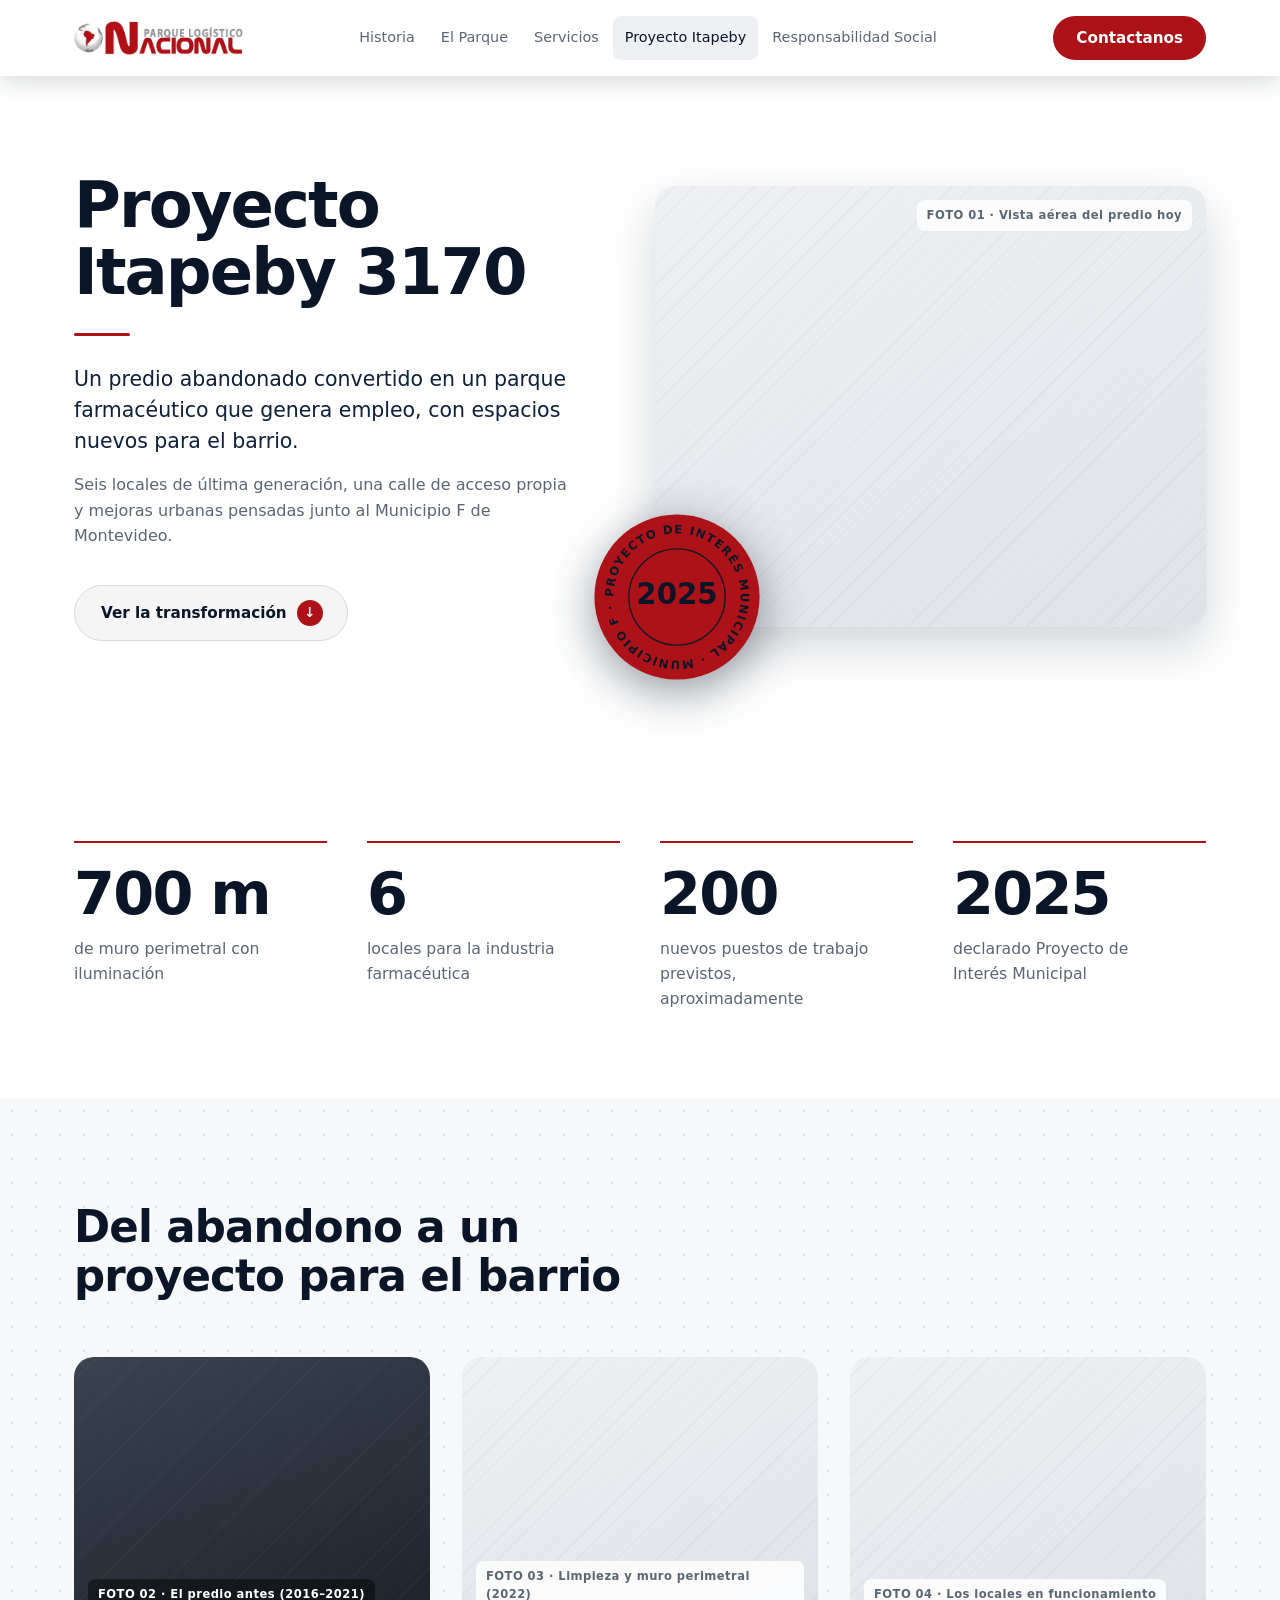
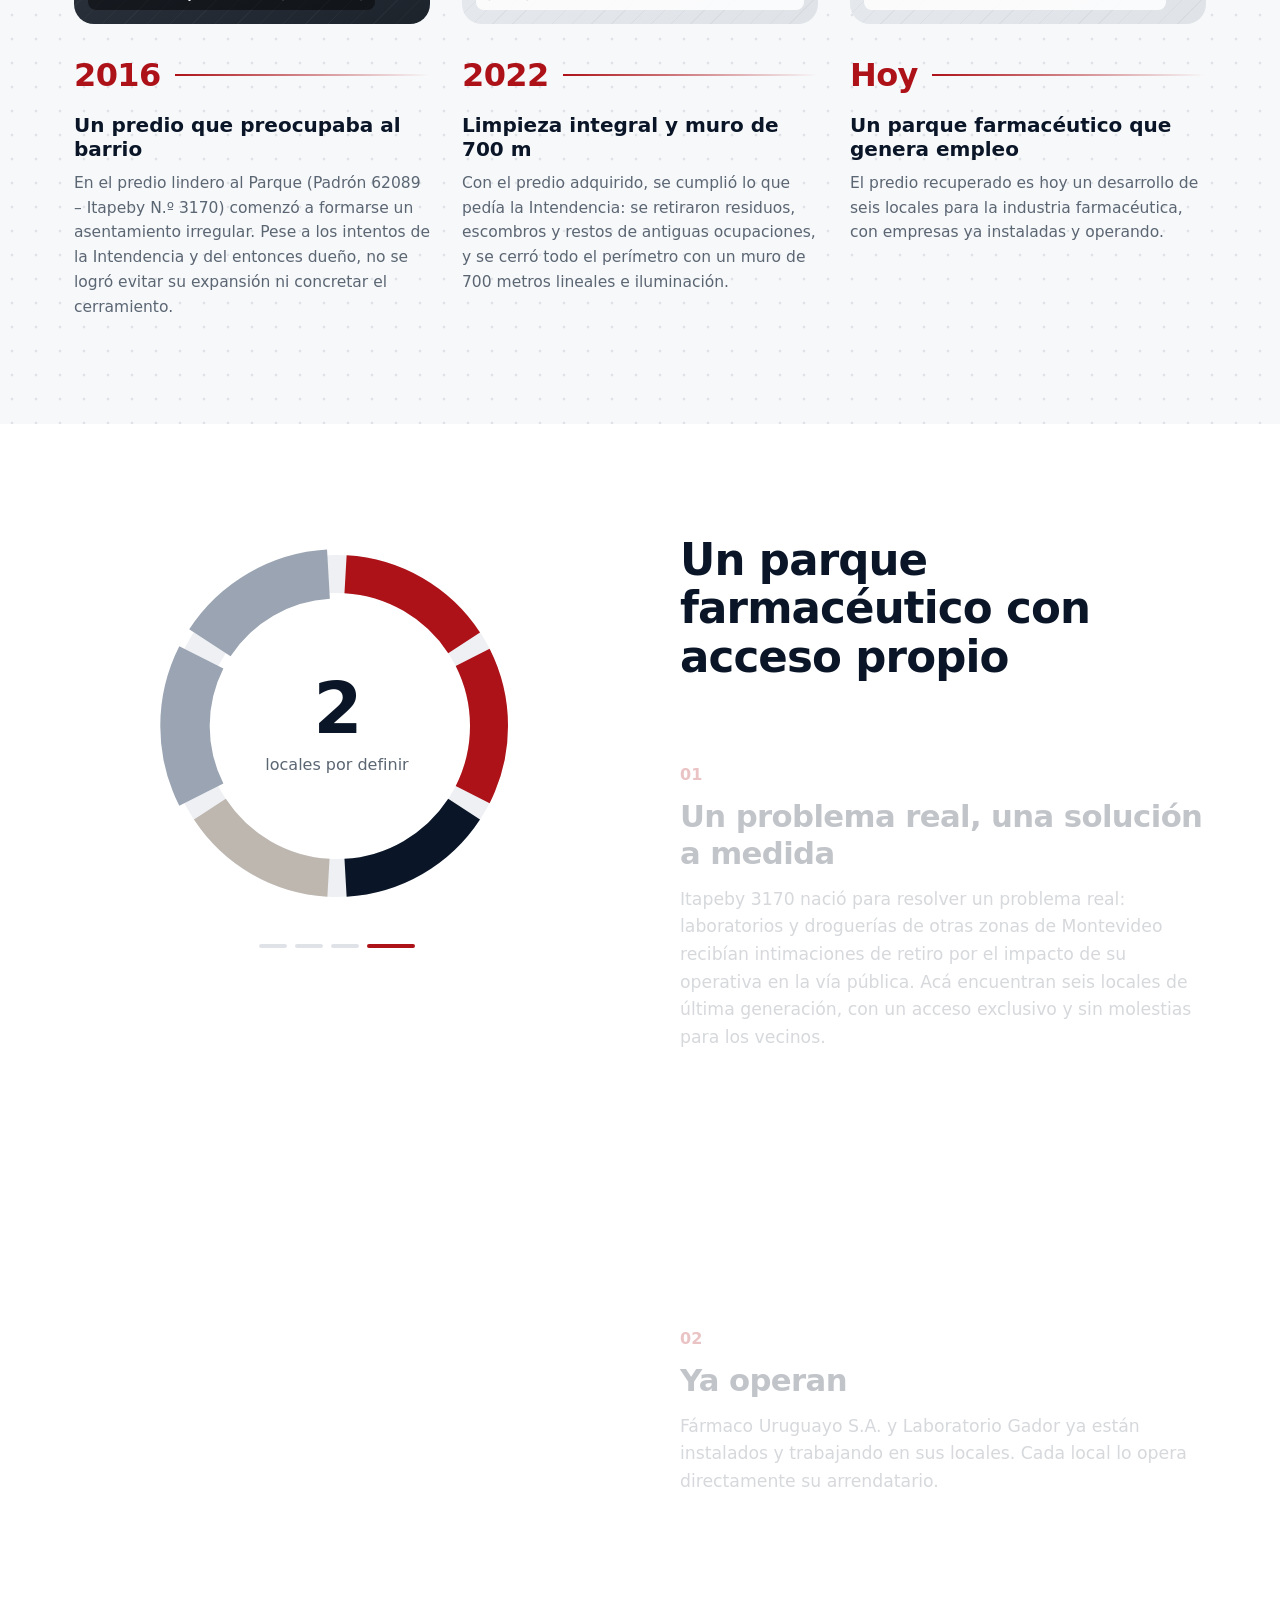
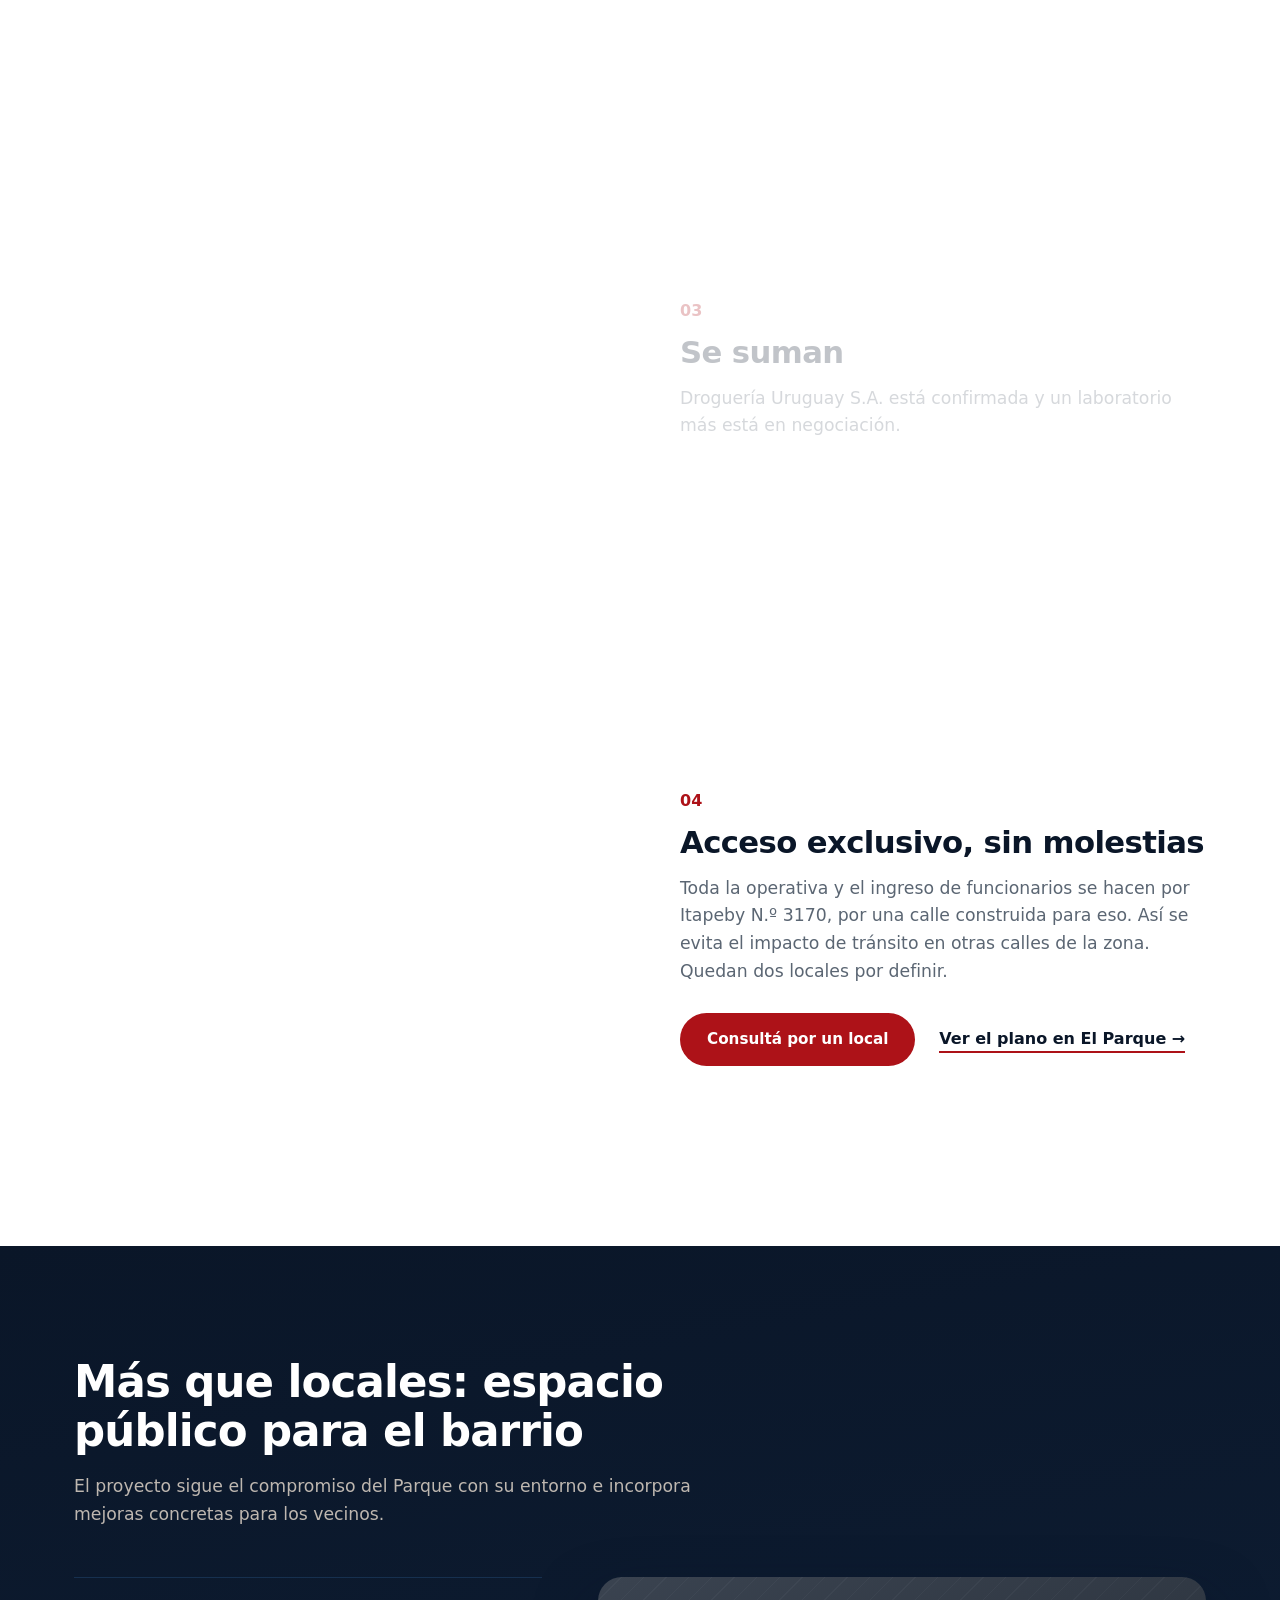
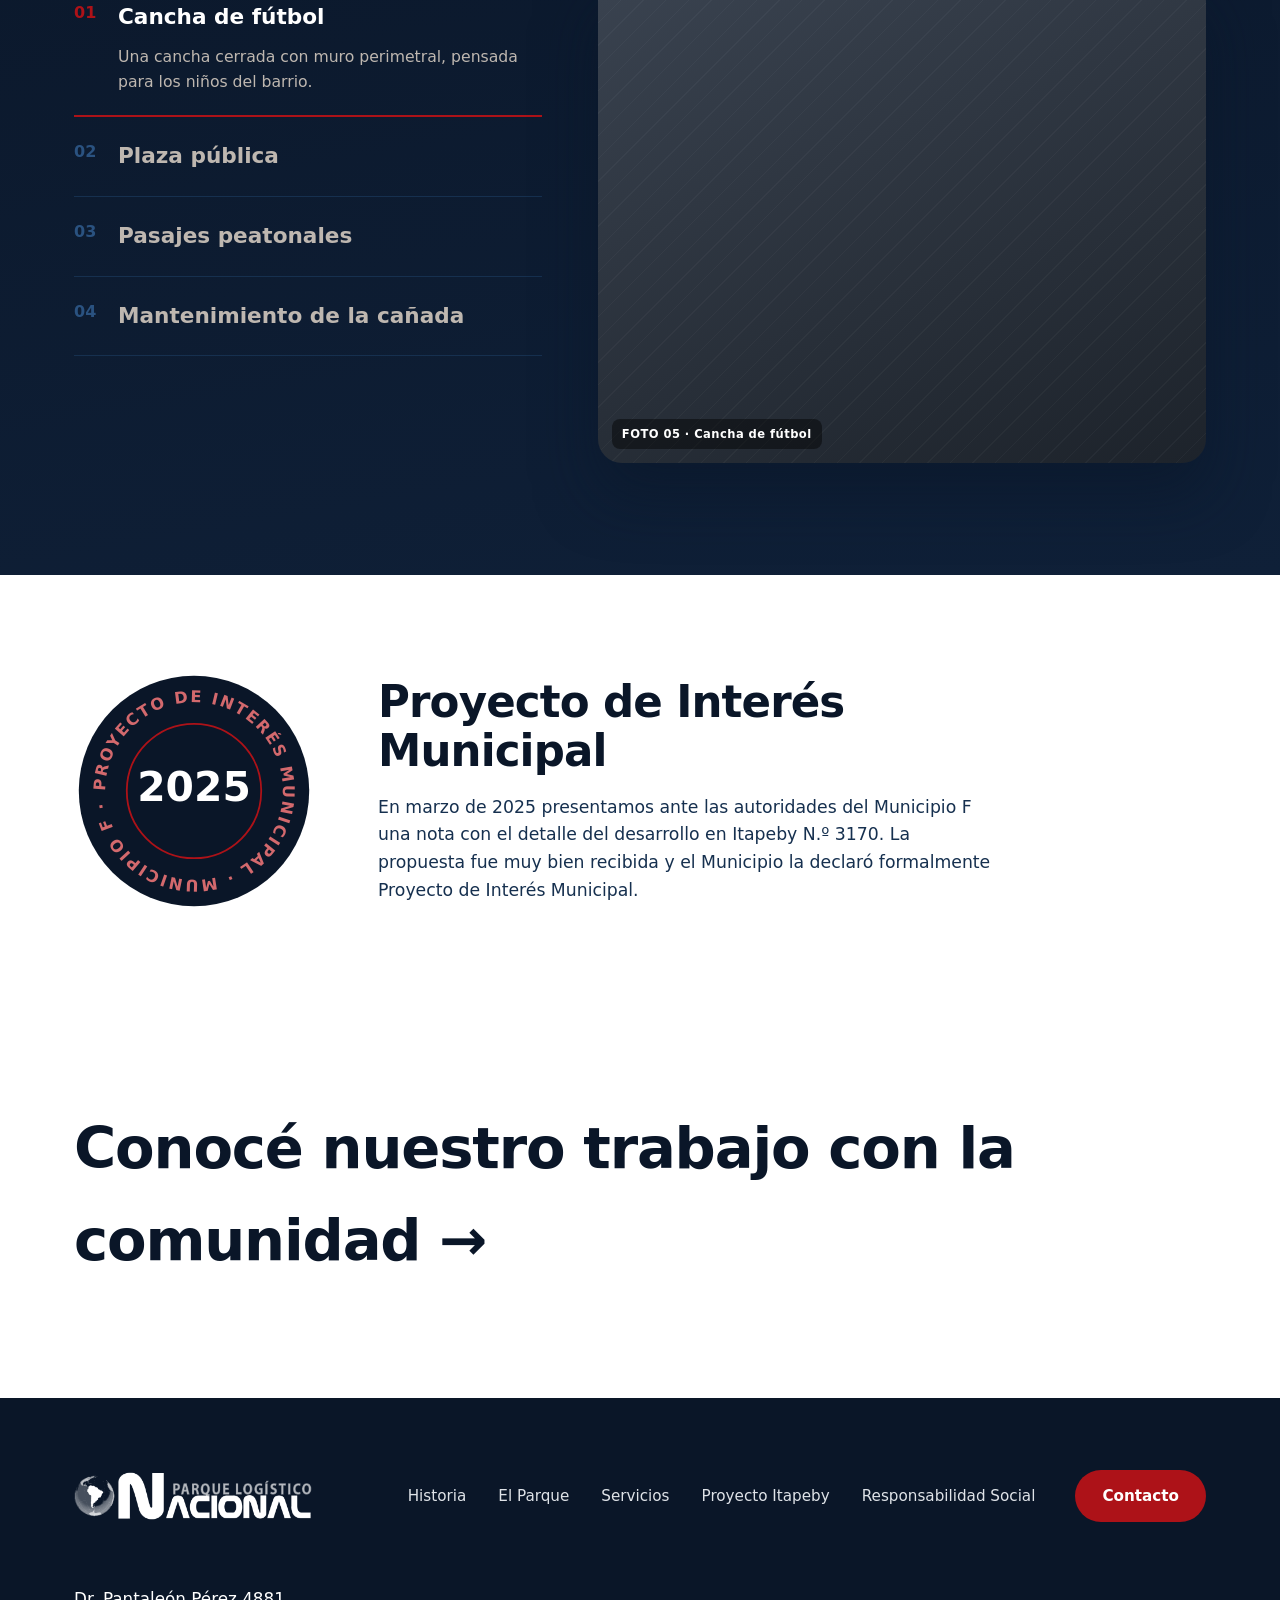
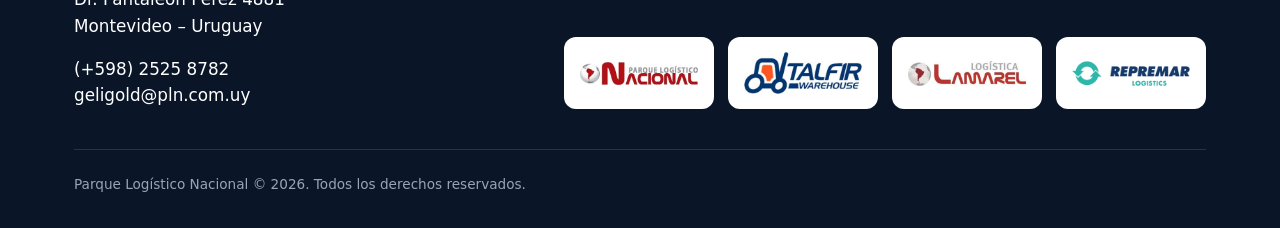
<file: proyecto.html>
<!DOCTYPE html>
<html lang="es">
<head>
<meta charset="UTF-8">
<meta name="viewport" content="width=device-width, initial-scale=1.0">
<title>Proyecto Itapeby 3170 | Proyecto de Interés Municipal</title>
<meta name="description" content="Proyecto Itapeby 3170: seis locales para la industria farmacéutica, plaza pública y cancha de fútbol para el barrio. Declarado Proyecto de Interés Municipal en 2025.">
<link rel="stylesheet" href="css/style.css">
</head>
<body class="pagina-proyecto">

<header class="site-header">
  <div class="container nav-wrap">
    <a href="index.html" class="brand" aria-label="Parque Logístico Nacional, inicio">
      <img class="brand-logo" src="img/logos/pln-logo.png" alt="Parque Logístico Nacional" width="824" height="166">
    </a>
    <nav class="nav-links" id="nav-links">
      <a href="historia.html">Historia</a>
      <a href="parque.html">El Parque</a>
      <a href="empresas.html">Servicios</a>
      <a href="proyecto.html" class="active">Proyecto Itapeby</a>
      <a href="responsabilidad-social.html">Responsabilidad Social</a>
    </nav>
    <div class="nav-cta">
      <a href="contacto.html" class="btn btn-primary">Contactanos</a>
      <button class="nav-toggle" aria-label="Abrir menú" aria-expanded="false">
        <span></span><span></span><span></span>
      </button>
    </div>
  </div>
</header>

<!-- ============ APERTURA ============ -->
<section class="pi-open">
  <div class="container pi-open-grid">
    <div class="pi-open-text">
      <h1>Proyecto Itapeby 3170</h1>
      <p class="pi-open-lead">Un predio abandonado convertido en un parque farmacéutico que genera empleo, con espacios nuevos para el barrio.</p>
      <p class="pi-open-sub">Seis locales de última generación, una calle de acceso propia y mejoras urbanas pensadas junto al Municipio F de Montevideo.</p>
      <a href="#transformacion" class="hist-open-scroll">Ver la transformación <span aria-hidden="true">↓</span></a>
    </div>
    <div class="pi-open-media">
      <div class="foto pi-open-foto hist-anim"><span class="foto-label">FOTO 01 · Vista aérea del predio hoy</span></div>
      <!-- Sello que gira: el texto va sobre un círculo (textPath) -->
      <div class="pi-sello" aria-hidden="true">
        <svg viewBox="0 0 200 200">
          <defs><path id="pi-sello-circulo" d="M100,100 m-74,0 a74,74 0 1,1 148,0 a74,74 0 1,1 -148,0"/></defs>
          <circle class="pi-sello-fondo" cx="100" cy="100" r="96"/>
          <circle class="pi-sello-borde" cx="100" cy="100" r="56"/>
          <g class="pi-sello-giro"><text class="pi-sello-texto"><textPath href="#pi-sello-circulo">PROYECTO DE INTERÉS MUNICIPAL · MUNICIPIO F ·</textPath></text></g>
          <text class="pi-sello-anio" x="100" y="108">2025</text>
        </svg>
      </div>
    </div>
  </div>
</section>

<!-- ============ CIFRAS ============ -->
<section class="pi-cifras">
  <div class="container">
    <dl class="pi-cifras-list">
      <div class="hist-anim"><dt><span data-counter>700</span> m</dt><dd>de muro perimetral con iluminación</dd></div>
      <div class="hist-anim"><dt data-counter>6</dt><dd>locales para la industria farmacéutica</dd></div>
      <div class="hist-anim"><dt><span data-counter>200</span></dt><dd>nuevos puestos de trabajo previstos, aproximadamente</dd></div>
      <div class="hist-anim"><dt>2025</dt><dd>declarado Proyecto de Interés Municipal</dd></div>
    </dl>
  </div>
</section>

<!-- ============ TRANSFORMACIÓN ============ -->
<section class="pi-trans" id="transformacion">
  <div class="container">
    <h2 class="pi-title hist-anim">Del abandono a un proyecto para el barrio</h2>
    <ol class="pi-pasos">
      <li class="pi-paso hist-anim">
        <div class="foto pi-paso-foto foto--fondo"><span class="foto-label">FOTO 02 · El predio antes (2016–2021)</span></div>
        <span class="pi-paso-anio">2016</span>
        <h3>Un predio que preocupaba al barrio</h3>
        <p>En el predio lindero al Parque (Padrón 62089 – Itapeby N.º 3170) comenzó a formarse un asentamiento irregular. Pese a los intentos de la Intendencia y del entonces dueño, no se logró evitar su expansión ni concretar el cerramiento.</p>
      </li>
      <li class="pi-paso hist-anim">
        <div class="foto pi-paso-foto"><span class="foto-label">FOTO 03 · Limpieza y muro perimetral (2022)</span></div>
        <span class="pi-paso-anio">2022</span>
        <h3>Limpieza integral y muro de 700 m</h3>
        <p>Con el predio adquirido, se cumplió lo que pedía la Intendencia: se retiraron residuos, escombros y restos de antiguas ocupaciones, y se cerró todo el perímetro con un muro de 700 metros lineales e iluminación.</p>
      </li>
      <li class="pi-paso hist-anim">
        <div class="foto pi-paso-foto"><span class="foto-label">FOTO 04 · Los locales en funcionamiento</span></div>
        <span class="pi-paso-anio">Hoy</span>
        <h3>Un parque farmacéutico que genera empleo</h3>
        <p>El predio recuperado es hoy un desarrollo de seis locales para la industria farmacéutica, con empresas ya instaladas y operando.</p>
      </li>
    </ol>
  </div>
</section>

<!-- ============ EL DESARROLLO: relato al bajar ============
     El anillo de la izquierda queda fijo y cambia según el paso que se está leyendo
     (lo maneja initRelato() en js/main.js con el atributo data-paso).
     Cada parte del anillo es un local, en el mismo orden que el plano de El Parque. -->
<section class="pi-relato" data-paso="1">
  <div class="container pi-relato-grid">
    <div class="pi-relato-lado">
      <div class="pi-relato-fijo">
        <div class="pi-relato-anillo">
          <svg viewBox="0 0 200 200" aria-hidden="true">
            <circle class="pi-relato-pista" cx="100" cy="100" r="80"/>
            <path class="pi-relato-seg pi-relato-seg--op" style="--i:0" d="M104.5,20.1 A80,80 0 0 1 166.9,56.2"/>
            <path class="pi-relato-seg pi-relato-seg--op" style="--i:1" d="M171.4,63.9 A80,80 0 0 1 171.4,136.1"/>
            <path class="pi-relato-seg pi-relato-seg--conf" style="--i:2" d="M166.9,143.8 A80,80 0 0 1 104.5,179.9"/>
            <path class="pi-relato-seg pi-relato-seg--neg" style="--i:3" d="M95.5,179.9 A80,80 0 0 1 33.1,143.8"/>
            <path class="pi-relato-seg pi-relato-seg--lib" style="--i:4" d="M28.6,136.1 A80,80 0 0 1 28.6,63.9"/>
            <path class="pi-relato-seg pi-relato-seg--lib" style="--i:5" d="M33.1,56.2 A80,80 0 0 1 95.5,20.1"/>
          </svg>
          <p class="pi-relato-centro" data-paso="1"><strong>6</strong><span>locales de última generación</span></p>
          <p class="pi-relato-centro" data-paso="2"><strong>2</strong><span>locales operando</span></p>
          <p class="pi-relato-centro" data-paso="3"><strong>+2</strong><span>en camino</span></p>
          <p class="pi-relato-centro" data-paso="4"><strong>2</strong><span>locales por definir</span></p>
        </div>
        <ol class="pi-relato-puntos" aria-hidden="true"><li></li><li></li><li></li><li></li></ol>
      </div>
    </div>

    <div class="pi-relato-texto">
      <h2 class="pi-title">Un parque farmacéutico con acceso propio</h2>
      <article class="pi-relato-paso" data-paso="1">
        <span class="pi-relato-n">01</span>
        <h3>Un problema real, una solución a medida</h3>
        <p>Itapeby 3170 nació para resolver un problema real: laboratorios y droguerías de otras zonas de Montevideo recibían intimaciones de retiro por el impacto de su operativa en la vía pública. Acá encuentran seis locales de última generación, con un acceso exclusivo y sin molestias para los vecinos.</p>
      </article>
      <article class="pi-relato-paso" data-paso="2">
        <span class="pi-relato-n">02</span>
        <h3>Ya operan</h3>
        <p>Fármaco Uruguayo S.A. y Laboratorio Gador ya están instalados y trabajando en sus locales. Cada local lo opera directamente su arrendatario.</p>
      </article>
      <article class="pi-relato-paso" data-paso="3">
        <span class="pi-relato-n">03</span>
        <h3>Se suman</h3>
        <p>Droguería Uruguay S.A. está confirmada y un laboratorio más está en negociación.</p>
      </article>
      <article class="pi-relato-paso" data-paso="4">
        <span class="pi-relato-n">04</span>
        <h3>Acceso exclusivo, sin molestias</h3>
        <p>Toda la operativa y el ingreso de funcionarios se hacen por Itapeby N.º 3170, por una calle construida para eso. Así se evita el impacto de tránsito en otras calles de la zona. Quedan dos locales por definir.</p>
        <div class="pi-relato-acciones">
          <a href="contacto.html" class="btn btn-primary">Consultá por un local</a>
          <a href="parque.html#plano" class="pi-plano-link pi-sin-corte">Ver el plano en El Parque →</a>
        </div>
      </article>
    </div>
  </div>
</section>

<!-- ============ MEJORAS PARA EL BARRIO ============
     Lista de los 4 espacios + foto grande. Al tocar uno se muestra su foto y su descripción;
     si nadie toca, cambia solo cada 6 segundos (initEspacios() en js/main.js).
     Sin texto encima de las fotos (decisión del equipo). La foto N de la derecha va con el botón N de la lista. -->
<section class="pi-barrio">
  <div class="container">
    <div class="pi-barrio-head">
      <h2 class="pi-title hist-anim">Más que locales: espacio público para el barrio</h2>
      <p class="pi-lead hist-anim">El proyecto sigue el compromiso del Parque con su entorno e incorpora mejoras concretas para los vecinos.</p>
    </div>
    <div class="pi-espacios hist-anim">
      <ol class="pi-espacios-lista">
        <li><button type="button" class="pi-espacio activo" aria-pressed="true">
          <span class="pi-espacio-n">01</span>
          <span class="pi-espacio-t">Cancha de fútbol</span>
          <span class="pi-espacio-d">Una cancha cerrada con muro perimetral, pensada para los niños del barrio.</span>
        </button></li>
        <li><button type="button" class="pi-espacio" aria-pressed="false">
          <span class="pi-espacio-n">02</span>
          <span class="pi-espacio-t">Plaza pública</span>
          <span class="pi-espacio-d">Un área acondicionada para instalar una plaza para los vecinos.</span>
        </button></li>
        <li><button type="button" class="pi-espacio" aria-pressed="false">
          <span class="pi-espacio-n">03</span>
          <span class="pi-espacio-t">Pasajes peatonales</span>
          <span class="pi-espacio-d">Recuperación de los pasajes peatonales existentes en la zona.</span>
        </button></li>
        <li><button type="button" class="pi-espacio" aria-pressed="false">
          <span class="pi-espacio-n">04</span>
          <span class="pi-espacio-t">Mantenimiento de la cañada</span>
          <span class="pi-espacio-d">Limpieza y acondicionamiento de una franja paralela a la cañada, acordado con el Municipio F, para que la maquinaria de la Intendencia pueda entrar a hacer el mantenimiento.</span>
        </button></li>
      </ol>
      <div class="pi-espacios-fotos">
        <div class="pi-espacios-capa activo"><div class="foto foto--fondo"><span class="foto-label">FOTO 05 · Cancha de fútbol</span></div></div>
        <div class="pi-espacios-capa"><div class="foto foto--fondo"><span class="foto-label">FOTO 06 · Plaza pública</span></div></div>
        <div class="pi-espacios-capa"><div class="foto foto--fondo"><span class="foto-label">FOTO 07 · Pasajes peatonales</span></div></div>
        <div class="pi-espacios-capa"><div class="foto foto--fondo"><span class="foto-label">FOTO 08 · Mantenimiento de la cañada</span></div></div>
      </div>
    </div>
  </div>
</section>

<!-- ============ RECONOCIMIENTO ============ -->
<section class="pi-interes">
  <div class="container pi-interes-grid">
    <div class="pi-interes-sello hist-anim" aria-hidden="true">
      <svg viewBox="0 0 200 200">
        <defs><path id="pi-sello-circulo-2" d="M100,100 m-74,0 a74,74 0 1,1 148,0 a74,74 0 1,1 -148,0"/></defs>
        <circle class="pi-sello-fondo" cx="100" cy="100" r="96"/>
        <circle class="pi-sello-borde" cx="100" cy="100" r="56"/>
        <g class="pi-sello-giro"><text class="pi-sello-texto"><textPath href="#pi-sello-circulo-2">PROYECTO DE INTERÉS MUNICIPAL · MUNICIPIO F ·</textPath></text></g>
        <text class="pi-sello-anio" x="100" y="108">2025</text>
      </svg>
    </div>
    <div>
      <h2 class="pi-title hist-anim">Proyecto de Interés Municipal</h2>
      <p class="pi-lead hist-anim">En marzo de 2025 presentamos ante las autoridades del Municipio F una nota con el detalle del desarrollo en Itapeby N.º 3170. La propuesta fue muy bien recibida y el Municipio la declaró formalmente Proyecto de Interés Municipal.</p>
    </div>
  </div>
</section>

<!-- ============ SIGUIENTE ============ -->
<section class="hist-next">
  <div class="container">
    <a href="responsabilidad-social.html" class="hist-next-link">
      <span class="hist-next-title">Conocé nuestro trabajo con la <span class="pi-sin-corte">comunidad <span aria-hidden="true">→</span></span></span>
    </a>
  </div>
</section>

<footer class="site-footer">
  <!-- Pie de página: es IDÉNTICO en las 7 páginas. Si se cambia, cambiarlo en todas. -->
  <div class="container">
    <div class="footer-top">
      <a href="index.html" class="brand" aria-label="Parque Logístico Nacional, inicio">
        <img class="brand-logo" src="img/logos/pln-logo-blanco.png" alt="Parque Logístico Nacional" width="824" height="166">
      </a>
      <nav class="footer-nav" aria-label="Pie de página">
        <a href="historia.html">Historia</a>
        <a href="parque.html">El Parque</a>
        <a href="empresas.html">Servicios</a>
        <a href="proyecto.html">Proyecto Itapeby</a>
        <a href="responsabilidad-social.html">Responsabilidad Social</a>
        <a href="contacto.html" class="btn btn-primary">Contacto</a>
      </nav>
    </div>

    <div class="footer-mid">
      <address class="footer-contact">
        <p>Dr. Pantaleón Pérez 4881<br>Montevideo – Uruguay</p>
        <p><a href="tel:+59825258782">(+598) 2525 8782</a><br><a href="mailto:geligold@pln.com.uy">geligold@pln.com.uy</a></p>
      </address>
      <div class="footer-logos">
        <ul>
          <li><a href="empresas.html#geligold"><img src="img/logos/pln.png" alt="Parque Logístico Nacional" loading="lazy"></a></li>
          <li><a href="empresas.html#talfir"><img src="img/logos/talfir.png" alt="Talfir Warehouse" loading="lazy"></a></li>
          <li><a href="empresas.html#lamarel"><img src="img/logos/lamarel.png" alt="Lamarel Logística" loading="lazy"></a></li>
          <li><a href="empresas.html#repremar"><img src="img/logos/repremar.png" alt="Repremar Logistics" loading="lazy"></a></li>
        </ul>
      </div>
    </div>

    <div class="footer-bottom">
      <span>Parque Logístico Nacional © <span id="year"></span>. Todos los derechos reservados.</span>
    </div>
  </div>
</footer>

<script src="js/main.js"></script>
</body>
</html>
</file>
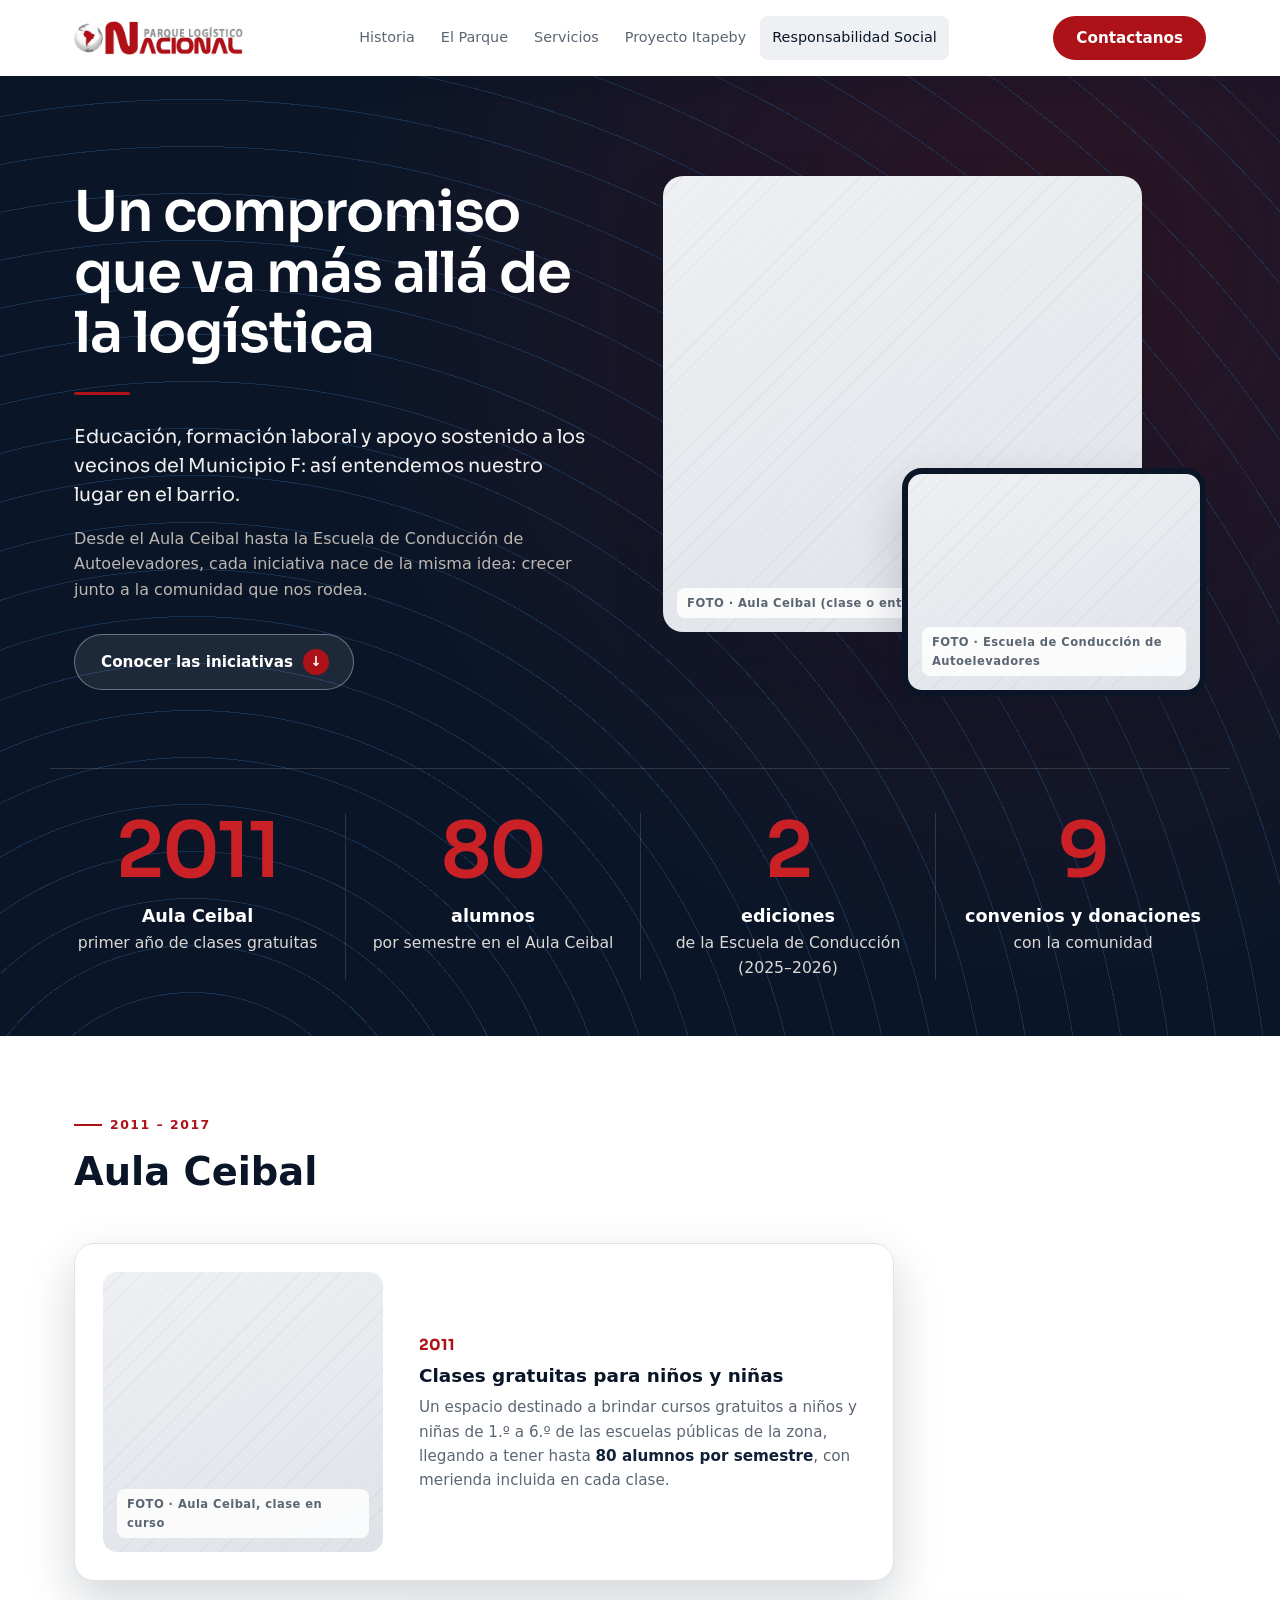
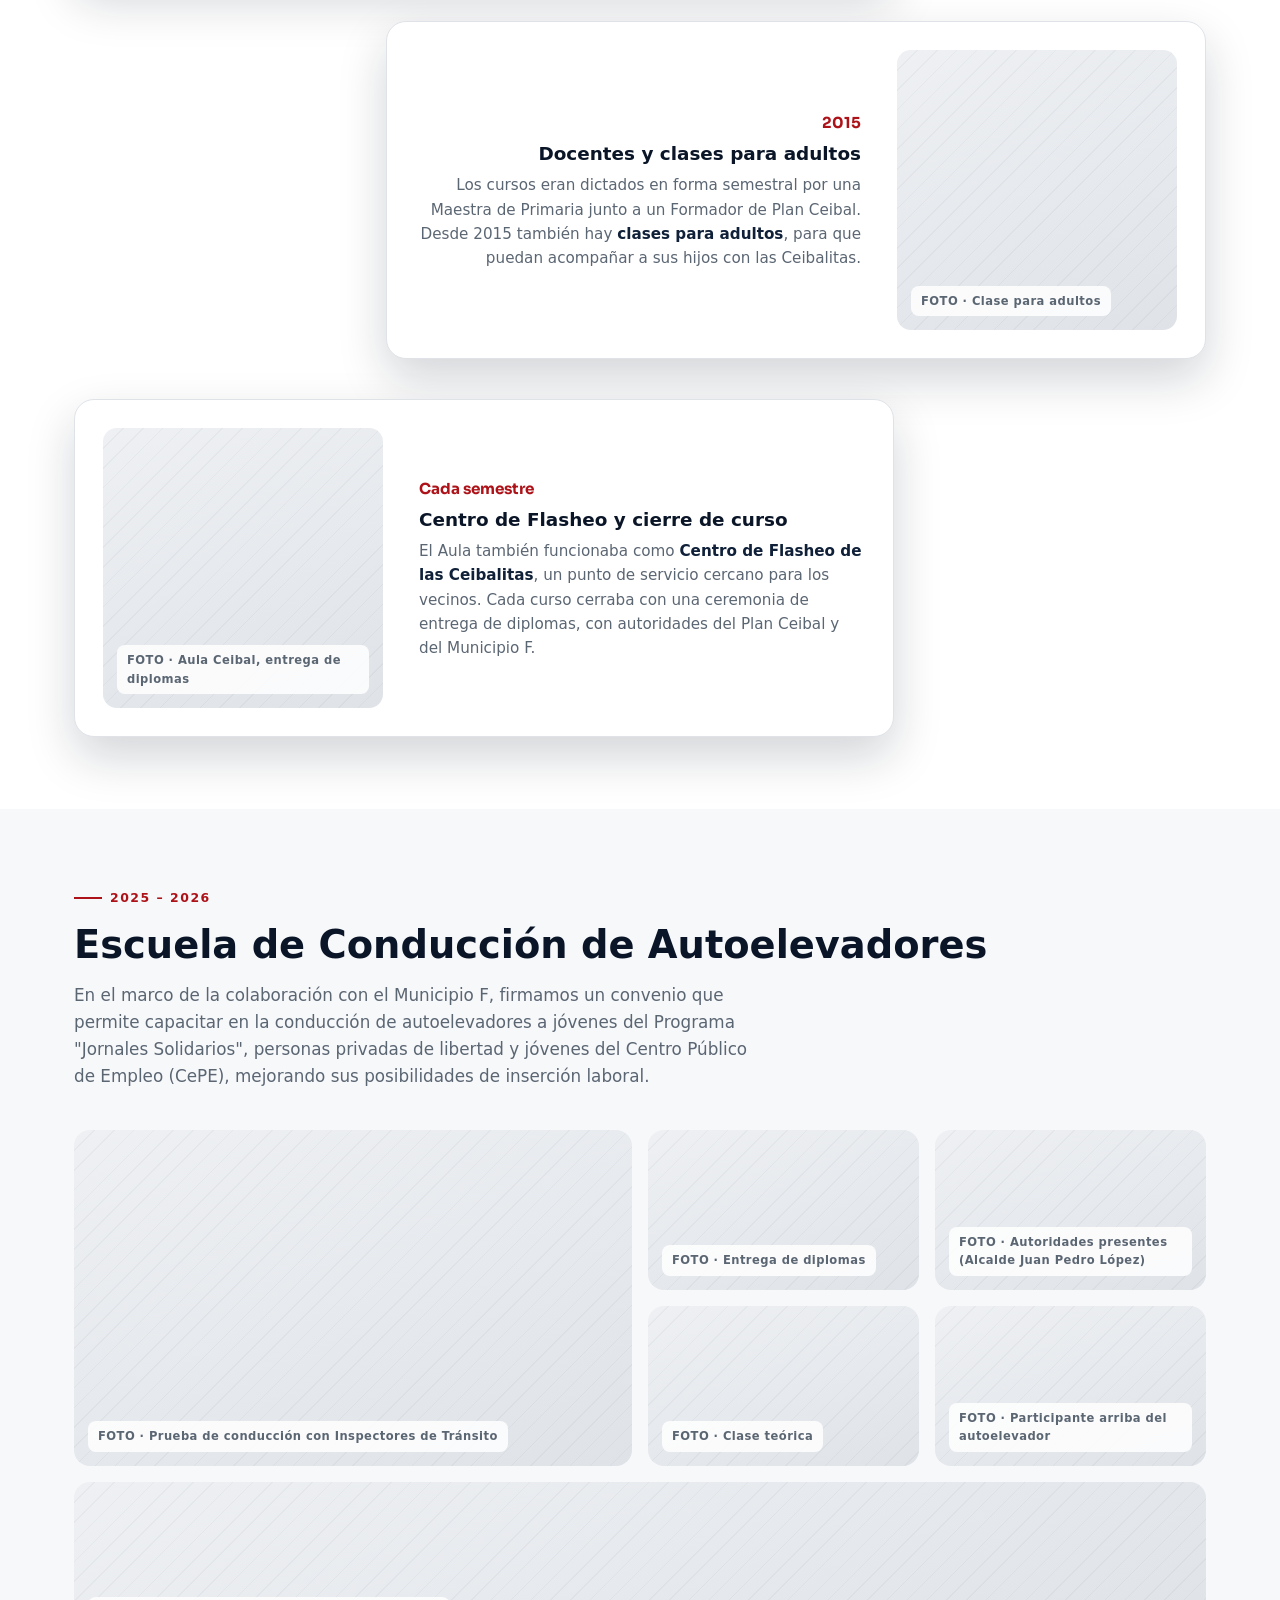
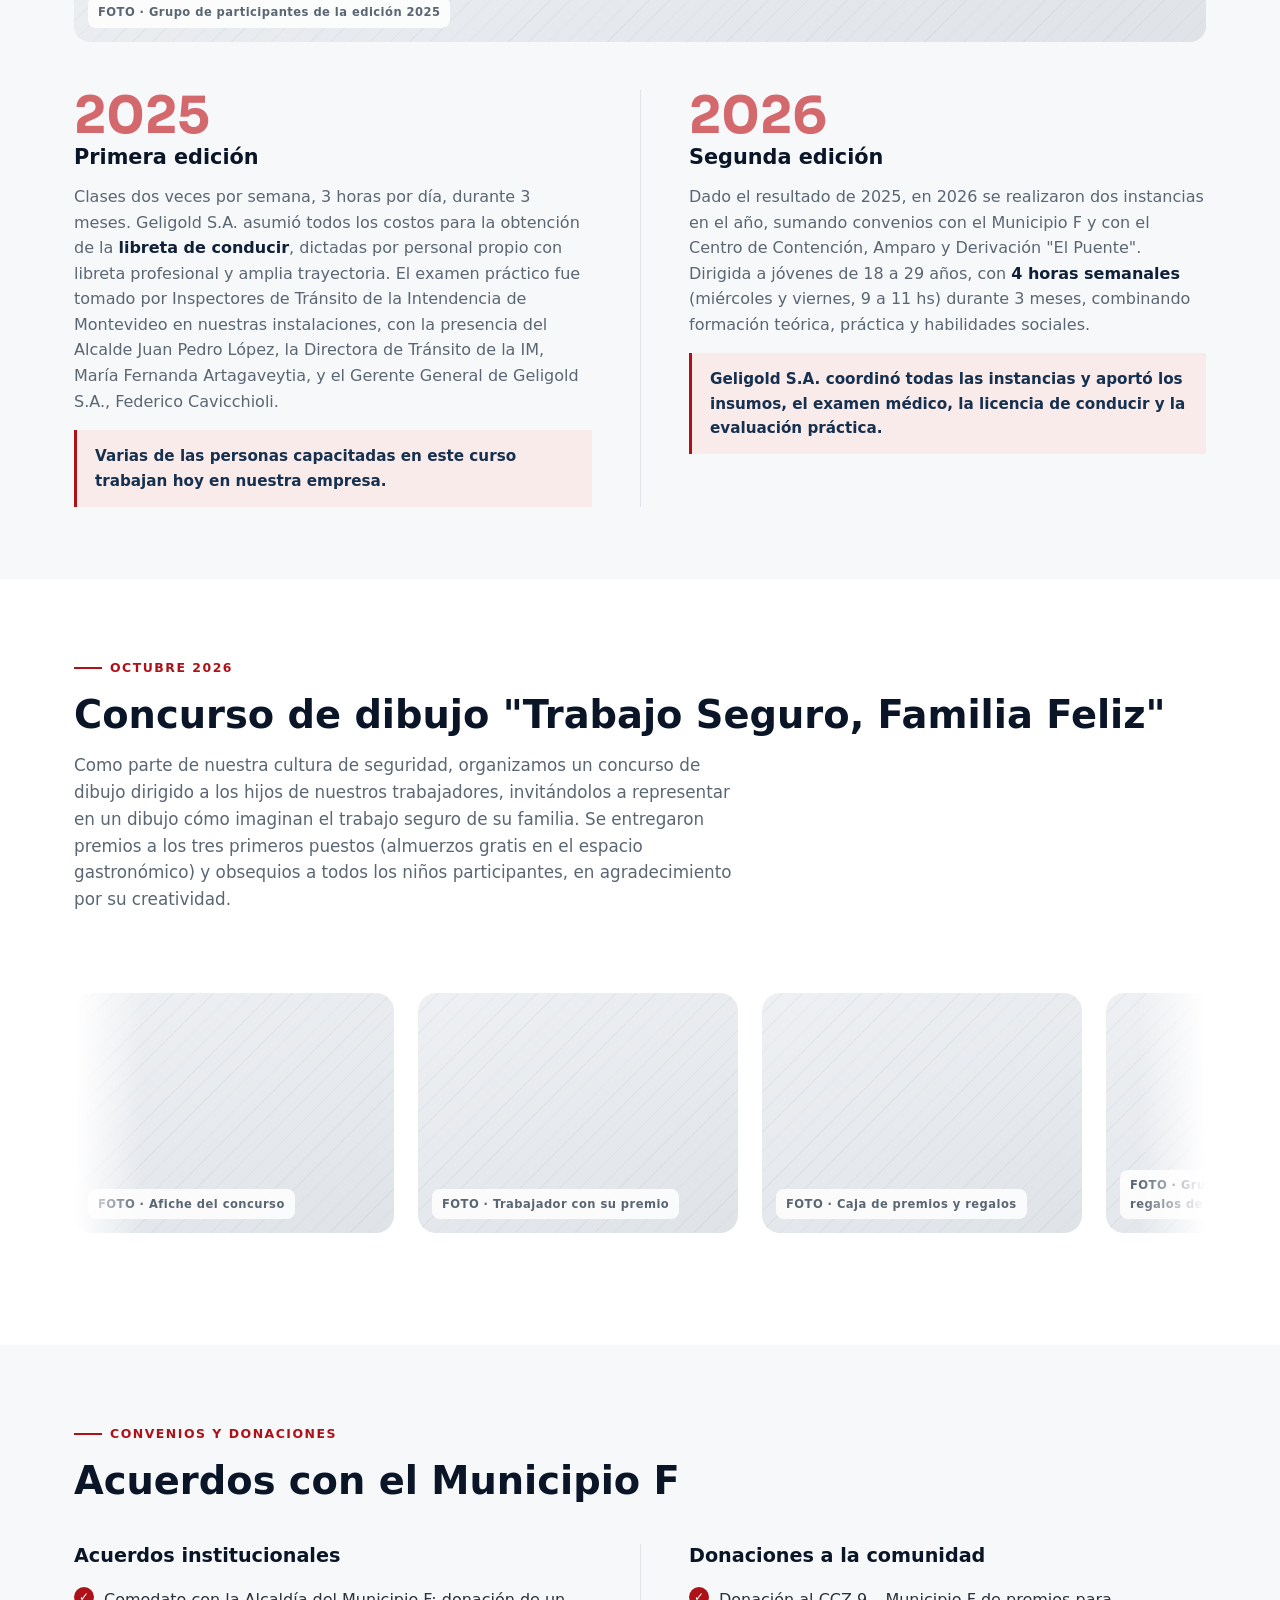
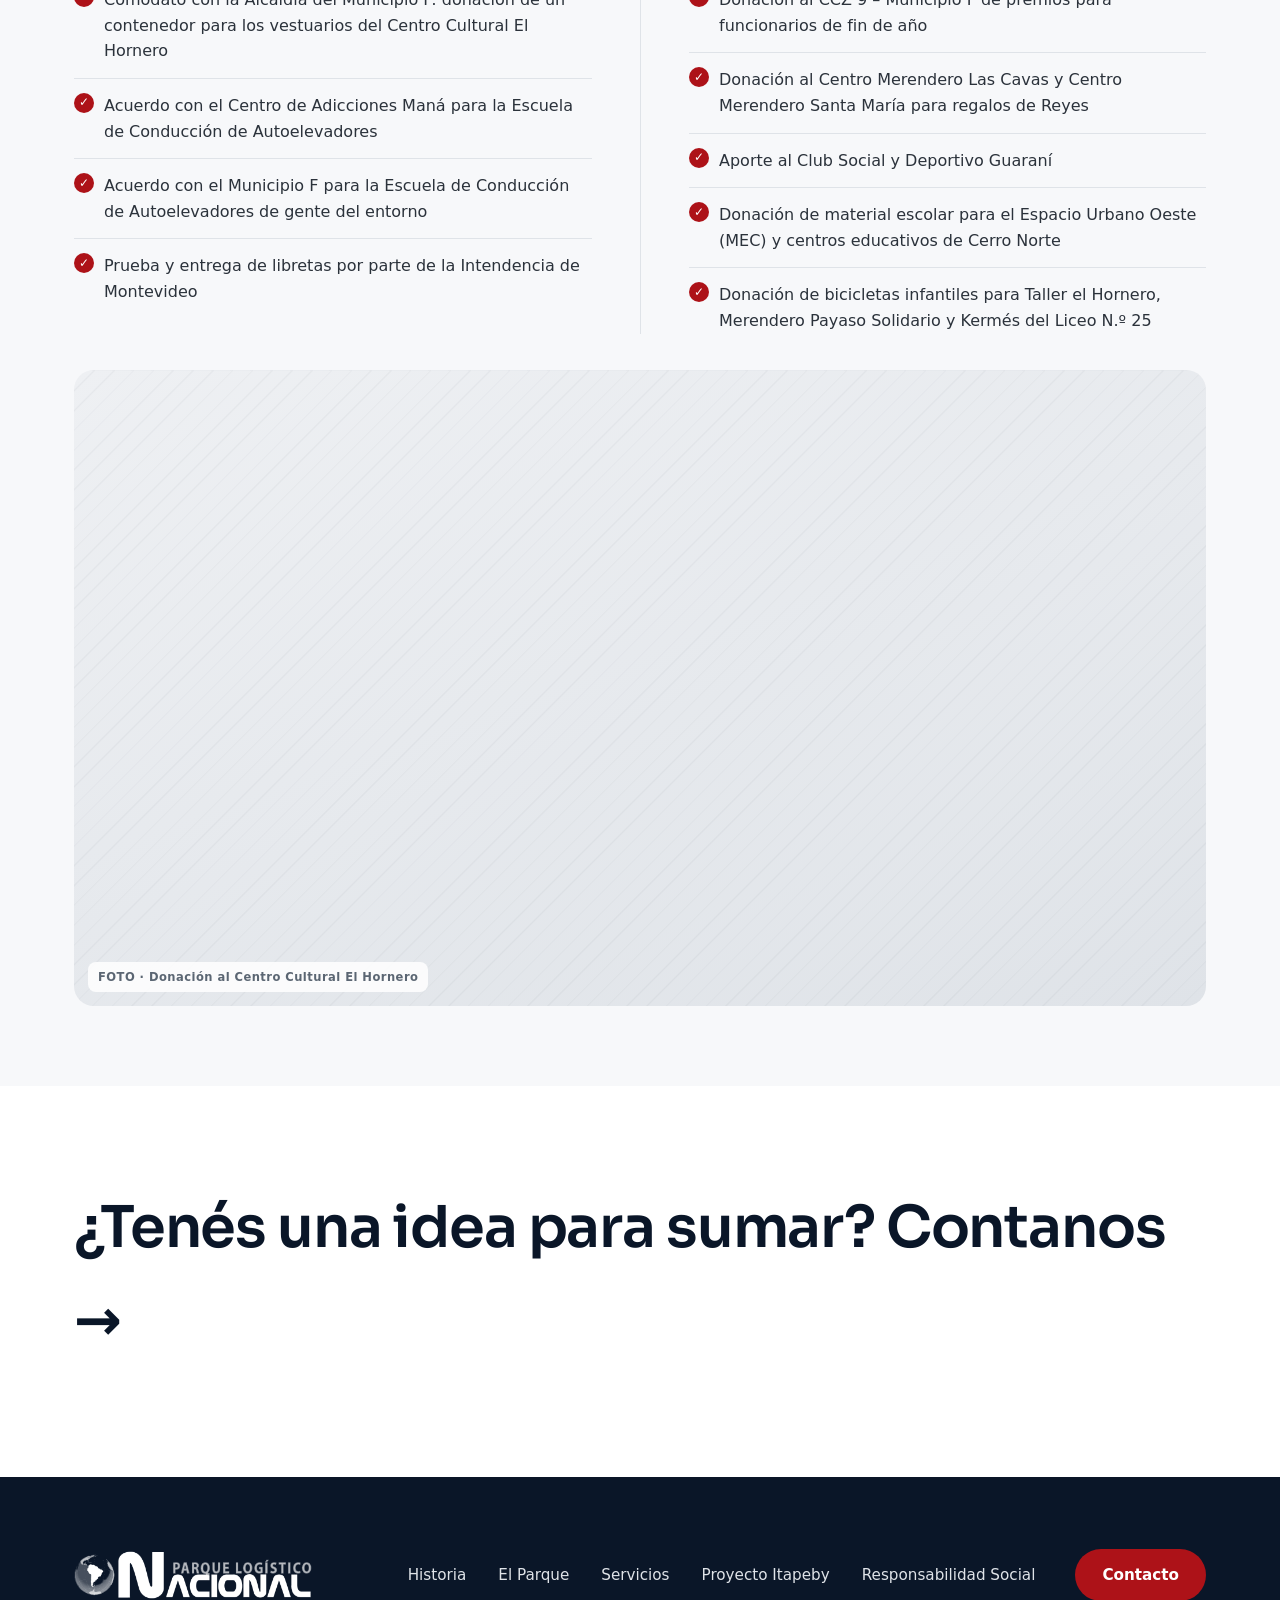
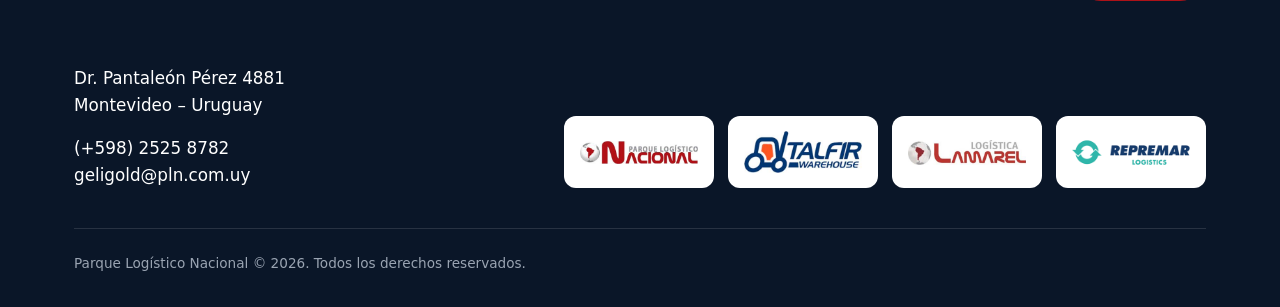
<file: responsabilidad-social.html>
<!DOCTYPE html>
<html lang="es">
<head>
<meta charset="UTF-8">
<meta name="viewport" content="width=device-width, initial-scale=1.0">
<title>Responsabilidad Social | Parque Logístico Nacional</title>
<meta name="description" content="Aula Ceibal, Escuela de Conducción de Autoelevadores, convenios con el Municipio F y donaciones: el compromiso social del Parque Logístico Nacional.">
<link rel="preconnect" href="https://fonts.googleapis.com">
<link rel="preconnect" href="https://fonts.gstatic.com" crossorigin>
<link href="https://fonts.googleapis.com/css2?family=Sora:wght@300;400;600;700&display=swap" rel="stylesheet">
<link rel="stylesheet" href="css/style.css">
</head>
<body>

<header class="site-header">
  <div class="container nav-wrap">
    <a href="index.html" class="brand" aria-label="Parque Logístico Nacional, inicio">
      <img class="brand-logo" src="img/logos/pln-logo.png" alt="Parque Logístico Nacional" width="824" height="166">
    </a>
    <nav class="nav-links" id="nav-links">
      <a href="historia.html">Historia</a>
      <a href="parque.html">El Parque</a>
      <a href="empresas.html">Servicios</a>
      <a href="proyecto.html">Proyecto Itapeby</a>
      <a href="responsabilidad-social.html" class="active">Responsabilidad Social</a>
    </nav>
    <div class="nav-cta">
      <a href="contacto.html" class="btn btn-primary">Contactanos</a>
      <button class="nav-toggle" aria-label="Abrir menú" aria-expanded="false">
        <span></span><span></span><span></span>
      </button>
    </div>
  </div>
</header>

<!-- ============ APERTURA: texto + collage + cifras, mismo fondo ============ -->
<section class="rse-open">
  <div class="container rse-open-grid">
    <div class="rse-open-text">
      <h1>Un compromiso que va más allá de la logística</h1>
      <p class="rse-open-lead">Educación, formación laboral y apoyo sostenido a los vecinos del Municipio F: así entendemos nuestro lugar en el barrio.</p>
      <p class="rse-open-sub">Desde el Aula Ceibal hasta la Escuela de Conducción de Autoelevadores, cada iniciativa nace de la misma idea: crecer junto a la comunidad que nos rodea.</p>
      <a href="#aula-ceibal" class="hist-open-scroll">Conocer las iniciativas <span aria-hidden="true">↓</span></a>
    </div>
    <div class="rse-collage" aria-hidden="true">
      <div class="foto rse-collage-main hist-anim"><span class="foto-label">FOTO · Aula Ceibal (clase o entrega de diplomas)</span></div>
      <div class="foto rse-collage-accent hist-anim"><span class="foto-label">FOTO · Escuela de Conducción de Autoelevadores</span></div>
    </div>
  </div>

  <div class="container rse-open-cifras">
    <dl class="hist-cifras-list">
      <div class="hist-anim"><dt data-counter>2011</dt><dd><strong>Aula Ceibal</strong>primer año de clases gratuitas</dd></div>
      <div class="hist-anim"><dt data-counter>80</dt><dd><strong>alumnos</strong> por semestre en el Aula Ceibal</dd></div>
      <div class="hist-anim"><dt data-counter>2</dt><dd><strong>ediciones</strong> de la Escuela de Conducción (2025–2026)</dd></div>
      <div class="hist-anim"><dt data-counter>9</dt><dd><strong>convenios y donaciones</strong> con la comunidad</dd></div>
    </dl>
  </div>
</section>

<section id="aula-ceibal">
  <div class="container">
    <div class="eyebrow">2011 – 2017</div>
    <h2 class="section-title">Aula Ceibal</h2>
    <div class="rse-aula-stack">
      <div class="rse-aula-card rse-aula-card--left hist-anim">
        <div class="rse-aula-card-photo foto">
          <span class="foto-label">FOTO · Aula Ceibal, clase en curso</span>
        </div>
        <div class="rse-aula-card-text">
          <span class="rse-aula-tag">2011</span>
          <h3>Clases gratuitas para niños y niñas</h3>
          <p>Un espacio destinado a brindar cursos gratuitos a niños y niñas de 1.º a 6.º de las escuelas públicas de la zona, llegando a tener hasta <strong>80 alumnos por semestre</strong>, con merienda incluida en cada clase.</p>
        </div>
      </div>

      <div class="rse-aula-card rse-aula-card--right hist-anim">
        <div class="rse-aula-card-photo foto">
          <span class="foto-label">FOTO · Clase para adultos</span>
        </div>
        <div class="rse-aula-card-text">
          <span class="rse-aula-tag">2015</span>
          <h3>Docentes y clases para adultos</h3>
          <p>Los cursos eran dictados en forma semestral por una Maestra de Primaria junto a un Formador de Plan Ceibal. Desde 2015 también hay <strong>clases para adultos</strong>, para que puedan acompañar a sus hijos con las Ceibalitas.</p>
        </div>
      </div>

      <div class="rse-aula-card rse-aula-card--left hist-anim">
        <div class="rse-aula-card-photo foto">
          <span class="foto-label">FOTO · Aula Ceibal, entrega de diplomas</span>
        </div>
        <div class="rse-aula-card-text">
          <span class="rse-aula-tag">Cada semestre</span>
          <h3>Centro de Flasheo y cierre de curso</h3>
          <p>El Aula también funcionaba como <strong>Centro de Flasheo de las Ceibalitas</strong>, un punto de servicio cercano para los vecinos. Cada curso cerraba con una ceremonia de entrega de diplomas, con autoridades del Plan Ceibal y del Municipio F.</p>
        </div>
      </div>
    </div>
  </div>
</section>

<section class="section-alt">
  <div class="container">
    <div class="eyebrow">2025 – 2026</div>
    <h2 class="section-title">Escuela de Conducción de Autoelevadores</h2>
    <p class="section-lead">En el marco de la colaboración con el Municipio F, firmamos un convenio que permite capacitar en la conducción de autoelevadores a jóvenes del Programa "Jornales Solidarios", personas privadas de libertad y jóvenes del Centro Público de Empleo (CePE), mejorando sus posibilidades de inserción laboral.</p>

    <div class="rse-gallery">
      <div class="foto rse-gallery-item--grande hist-anim">
        <span class="foto-label">FOTO · Prueba de conducción con Inspectores de Tránsito</span>
      </div>
      <div class="foto hist-anim">
        <span class="foto-label">FOTO · Entrega de diplomas</span>
      </div>
      <div class="foto hist-anim">
        <span class="foto-label">FOTO · Autoridades presentes (Alcalde Juan Pedro López)</span>
      </div>
      <div class="foto hist-anim">
        <span class="foto-label">FOTO · Clase teórica</span>
      </div>
      <div class="foto hist-anim">
        <span class="foto-label">FOTO · Participante arriba del autoelevador</span>
      </div>
      <div class="foto rse-gallery-item--ancho hist-anim">
        <span class="foto-label">FOTO · Grupo de participantes de la edición 2025</span>
      </div>
    </div>

    <div class="rse-escuela-split">
      <div class="rse-escuela-ed hist-anim">
        <span class="rse-escuela-year">2025</span>
        <h3>Primera edición</h3>
        <p>Clases dos veces por semana, 3 horas por día, durante 3 meses. Geligold S.A. asumió todos los costos para la obtención de la <strong>libreta de conducir</strong>, dictadas por personal propio con libreta profesional y amplia trayectoria. El examen práctico fue tomado por Inspectores de Tránsito de la Intendencia de Montevideo en nuestras instalaciones, con la presencia del Alcalde Juan Pedro López, la Directora de Tránsito de la IM, María Fernanda Artagaveytia, y el Gerente General de Geligold S.A., Federico Cavicchioli.</p>
        <div class="rse-escuela-highlight">Varias de las personas capacitadas en este curso trabajan hoy en nuestra empresa.</div>
      </div>
      <div class="rse-escuela-ed hist-anim">
        <span class="rse-escuela-year">2026</span>
        <h3>Segunda edición</h3>
        <p>Dado el resultado de 2025, en 2026 se realizaron dos instancias en el año, sumando convenios con el Municipio F y con el Centro de Contención, Amparo y Derivación "El Puente". Dirigida a jóvenes de 18 a 29 años, con <strong>4 horas semanales</strong> (miércoles y viernes, 9 a 11 hs) durante 3 meses, combinando formación teórica, práctica y habilidades sociales.</p>
        <div class="rse-escuela-highlight">Geligold S.A. coordinó todas las instancias y aportó los insumos, el examen médico, la licencia de conducir y la evaluación práctica.</div>
      </div>
    </div>
  </div>
</section>

<section>
  <div class="container">
    <div class="eyebrow">Octubre 2026</div>
    <h2 class="section-title">Concurso de dibujo "Trabajo Seguro, Familia Feliz"</h2>
    <p class="section-lead">Como parte de nuestra cultura de seguridad, organizamos un concurso de dibujo dirigido a los hijos de nuestros trabajadores, invitándolos a representar en un dibujo cómo imaginan el trabajo seguro de su familia. Se entregaron premios a los tres primeros puestos (almuerzos gratis en el espacio gastronómico) y obsequios a todos los niños participantes, en agradecimiento por su creatividad.</p>

    <div class="rse-concurso-marquee">
      <div class="rse-concurso-track">
        <div class="foto rse-concurso-card"><span class="foto-label">FOTO · Afiche del concurso</span></div>
        <div class="foto rse-concurso-card"><span class="foto-label">FOTO · Trabajador con su premio</span></div>
        <div class="foto rse-concurso-card"><span class="foto-label">FOTO · Caja de premios y regalos</span></div>
        <div class="foto rse-concurso-card"><span class="foto-label">FOTO · Grupo de trabajadores con los regalos de sus hijos</span></div>
        <div class="foto rse-concurso-card" aria-hidden="true"><span class="foto-label">FOTO · Afiche del concurso</span></div>
        <div class="foto rse-concurso-card" aria-hidden="true"><span class="foto-label">FOTO · Trabajador con su premio</span></div>
        <div class="foto rse-concurso-card" aria-hidden="true"><span class="foto-label">FOTO · Caja de premios y regalos</span></div>
        <div class="foto rse-concurso-card" aria-hidden="true"><span class="foto-label">FOTO · Grupo de trabajadores con los regalos de sus hijos</span></div>
      </div>
    </div>
  </div>
</section>

<section class="section-alt rse-convenios">
  <div class="container">
    <div class="eyebrow">Convenios y donaciones</div>
    <h2 class="section-title">Acuerdos con el Municipio F</h2>
    <div class="rse-convenios-split">
      <div class="rse-convenios-col">
        <h3>Acuerdos institucionales</h3>
        <ul class="check-list">
          <li>Comodato con la Alcaldía del Municipio F: donación de un contenedor para los vestuarios del Centro Cultural El Hornero</li>
          <li>Acuerdo con el Centro de Adicciones Maná para la Escuela de Conducción de Autoelevadores</li>
          <li>Acuerdo con el Municipio F para la Escuela de Conducción de Autoelevadores de gente del entorno</li>
          <li>Prueba y entrega de libretas por parte de la Intendencia de Montevideo</li>
        </ul>
      </div>
      <div class="rse-convenios-col">
        <h3>Donaciones a la comunidad</h3>
        <ul class="check-list">
          <li>Donación al CCZ 9 – Municipio F de premios para funcionarios de fin de año</li>
          <li>Donación al Centro Merendero Las Cavas y Centro Merendero Santa María para regalos de Reyes</li>
          <li>Aporte al Club Social y Deportivo Guaraní</li>
          <li>Donación de material escolar para el Espacio Urbano Oeste (MEC) y centros educativos de Cerro Norte</li>
          <li>Donación de bicicletas infantiles para Taller el Hornero, Merendero Payaso Solidario y Kermés del Liceo N.º 25</li>
        </ul>
      </div>
    </div>

    <div class="foto foto--grande hist-anim">
      <span class="foto-label">FOTO · Donación al Centro Cultural El Hornero</span>
    </div>
  </div>
</section>

<!-- ============ SIGUIENTE ============ -->
<section class="hist-next">
  <div class="container">
    <a href="contacto.html" class="hist-next-link">
      <span class="hist-next-title">¿Tenés una idea para sumar? Contanos <span aria-hidden="true">→</span></span>
    </a>
  </div>
</section>

<footer class="site-footer">
  <!-- Pie de página: es IDÉNTICO en las 7 páginas. Si se cambia, cambiarlo en todas. -->
  <div class="container">
    <div class="footer-top">
      <a href="index.html" class="brand" aria-label="Parque Logístico Nacional, inicio">
        <img class="brand-logo" src="img/logos/pln-logo-blanco.png" alt="Parque Logístico Nacional" width="824" height="166">
      </a>
      <nav class="footer-nav" aria-label="Pie de página">
        <a href="historia.html">Historia</a>
        <a href="parque.html">El Parque</a>
        <a href="empresas.html">Servicios</a>
        <a href="proyecto.html">Proyecto Itapeby</a>
        <a href="responsabilidad-social.html">Responsabilidad Social</a>
        <a href="contacto.html" class="btn btn-primary">Contacto</a>
      </nav>
    </div>

    <div class="footer-mid">
      <address class="footer-contact">
        <p>Dr. Pantaleón Pérez 4881<br>Montevideo – Uruguay</p>
        <p><a href="tel:+59825258782">(+598) 2525 8782</a><br><a href="mailto:geligold@pln.com.uy">geligold@pln.com.uy</a></p>
      </address>
      <div class="footer-logos">
        <ul>
          <li><a href="empresas.html#geligold"><img src="img/logos/pln.png" alt="Parque Logístico Nacional" loading="lazy"></a></li>
          <li><a href="empresas.html#talfir"><img src="img/logos/talfir.png" alt="Talfir Warehouse" loading="lazy"></a></li>
          <li><a href="empresas.html#lamarel"><img src="img/logos/lamarel.png" alt="Lamarel Logística" loading="lazy"></a></li>
          <li><a href="empresas.html#repremar"><img src="img/logos/repremar.png" alt="Repremar Logistics" loading="lazy"></a></li>
        </ul>
      </div>
    </div>

    <div class="footer-bottom">
      <span>Parque Logístico Nacional © <span id="year"></span>. Todos los derechos reservados.</span>
    </div>
  </div>
</footer>

<script src="js/main.js"></script>
</body>
</html>
</file>
<file: css/style.css>
/* ============================================
   Parque Logístico Nacional — Hoja de estilos
   ============================================ */

:root {
  --navy-950: #0a1628;
  --navy-900: #0f2038;
  --navy-800: #16304f;
  --navy-700: #1e3f66;
  --navy-600: #2a5280;
  --gold-500: #ad1218;
  --gold-400: #ca2127;
  --gold-300: #d3696d;
  --gray-50: #f7f8fa;
  --gray-100: #eef0f3;
  --gray-200: #dfe3e8;
  --gray-400: #9aa4b2;
  --gray-600: #5b6673;
  --gray-800: #2b323b;
  --white: #ffffff;
  --radius: 10px;
  --shadow-sm: 0 1px 3px rgba(10, 22, 40, 0.08);
  --shadow-md: 0 8px 24px rgba(10, 22, 40, 0.12);
  --shadow-lg: 0 20px 48px rgba(10, 22, 40, 0.18);
  --max-width: 1180px;
  --font-sans: "Inter", "Segoe UI", system-ui, -apple-system, Roboto, Arial, sans-serif;
}

* {
  box-sizing: border-box;
  margin: 0;
  padding: 0;
}

html {
  scroll-behavior: smooth;
}

body {
  font-family: var(--font-sans);
  color: var(--gray-800);
  background: var(--white);
  line-height: 1.6;
  -webkit-font-smoothing: antialiased;
}

img {
  max-width: 100%;
  display: block;
}

a {
  color: inherit;
  text-decoration: none;
}

ul {
  list-style: none;
}

.container {
  max-width: var(--max-width);
  margin: 0 auto;
  padding: 0 24px;
}

h1, h2, h3, h4 {
  font-weight: 700;
  line-height: 1.2;
  color: var(--navy-950);
}

.eyebrow {
  display: inline-flex;
  align-items: center;
  gap: 8px;
  font-size: 0.78rem;
  font-weight: 700;
  letter-spacing: 0.12em;
  text-transform: uppercase;
  color: var(--gold-500);
  margin-bottom: 14px;
}

.eyebrow::before {
  content: "";
  width: 28px;
  height: 2px;
  background: var(--gold-500);
}

.section-title {
  font-size: clamp(1.7rem, 3vw, 2.4rem);
  margin-bottom: 14px;
}

.section-lead {
  color: var(--gray-600);
  font-size: 1.05rem;
  max-width: 680px;
  margin-bottom: 40px;
}

section {
  padding: 72px 0;
}

.section-alt {
  background: var(--gray-50);
}

.section-dark {
  background: linear-gradient(160deg, var(--navy-950), var(--navy-800));
  color: var(--white);
}

.section-dark h1, .section-dark h2, .section-dark h3 {
  color: var(--white);
}

/* ---------- Buttons ---------- */
.btn {
  display: inline-flex;
  align-items: center;
  gap: 8px;
  padding: 13px 26px;
  border-radius: 999px;
  font-weight: 600;
  font-size: 0.95rem;
  border: 1px solid transparent;
  cursor: pointer;
  transition: all 0.2s ease;
  white-space: nowrap;
}

.btn-primary {
  background: var(--gold-500);
  color: var(--white);
}

.btn-primary:hover {
  background: var(--gold-400);
  transform: translateY(-1px);
}

.btn-outline {
  border-color: rgba(255, 255, 255, 0.4);
  color: var(--white);
}

.btn-outline:hover {
  background: rgba(255, 255, 255, 0.1);
}

.btn-outline-dark {
  border-color: var(--navy-700);
  color: var(--navy-900);
}

.btn-outline-dark:hover {
  background: var(--navy-950);
  color: var(--white);
}

/* ---------- Header / Nav ---------- */
.site-header {
  position: sticky;
  top: 0;
  z-index: 100;
  background: rgba(255, 255, 255, 0.97);
  backdrop-filter: blur(6px);
  box-shadow: 0 6px 20px rgba(10, 22, 40, 0.16);
}

.nav-wrap {
  display: flex;
  align-items: center;
  justify-content: space-between;
  height: 76px;
}

.brand {
  display: flex;
  align-items: center;
  gap: 12px;
  color: var(--navy-950);
}

.brand-logo {
  display: block;
  height: 34px;
  width: auto;
  transition: opacity 0.2s ease;
}

.brand:hover .brand-logo { opacity: 0.85; }

@media (max-width: 760px) {
  .brand-logo { height: 30px; }
  .site-footer .brand-logo { height: 40px; }
}

.nav-links {
  display: flex;
  align-items: center;
  gap: 2px;
}

.nav-links a {
  color: var(--gray-600);
  font-size: 0.9rem;
  font-weight: 500;
  white-space: nowrap;
  padding: 10px 12px;
  border-radius: 8px;
  transition: all 0.2s ease;
}

.nav-links a:hover,
.nav-links a.active {
  color: var(--navy-950);
  background: var(--gray-100);
}

.nav-cta {
  display: flex;
  align-items: center;
  gap: 14px;
}

/* El botón "Contactanos" del encabezado, más bajo que el resto
   de los botones de la web (que usan más padding arriba/abajo). */
.nav-cta .btn { padding: 9px 22px; }

.nav-toggle {
  display: none;
  flex-direction: column;
  gap: 5px;
  background: none;
  border: none;
  cursor: pointer;
  padding: 8px;
}

.nav-toggle span {
  width: 24px;
  height: 2px;
  background: var(--navy-950);
  border-radius: 2px;
}

/* ---------- Hero (full-bleed photo) ---------- */
.hero {
  position: relative;
  min-height: 640px;
  display: flex;
  flex-direction: column;
  justify-content: flex-end;
  color: var(--white);
  overflow: hidden;
  background-image: url("../img/hero-placeholder.jpg");
  background-size: cover;
  background-position: center;
}

.hero::after {
  content: "";
  position: absolute;
  inset: 0;
  background: linear-gradient(180deg, rgba(10, 20, 32, 0.45) 0%, rgba(10, 20, 32, 0.3) 45%, rgba(10, 20, 32, 0.92) 100%);
  pointer-events: none;
}

.hero-photo-note {
  position: absolute;
  z-index: 2;
  top: 20px;
  right: 24px;
  background: rgba(15, 32, 56, 0.85);
  color: var(--white);
  font-size: 0.72rem;
  padding: 6px 12px;
  border-radius: 6px;
}

.hero-inner {
  position: relative;
  z-index: 1;
  padding: 90px 0 64px;
}

.hero h1 {
  color: var(--white);
  font-size: clamp(2.2rem, 4.6vw, 3.6rem);
  margin-bottom: 20px;
  max-width: 820px;
}

.hero h1 span {
  color: var(--gold-400);
}

.hero p {
  color: var(--gray-200);
  font-size: 1.12rem;
  max-width: 560px;
  margin-bottom: 32px;
}

.hero-actions {
  display: flex;
  gap: 14px;
  flex-wrap: wrap;
}

/* ---------- Page header (sub pages) ---------- */
.page-header {
  background: linear-gradient(160deg, var(--navy-950), var(--navy-700));
  color: var(--white);
  padding: 72px 0 56px;
}

.page-header h1 {
  color: var(--white);
  font-size: clamp(2rem, 3.6vw, 2.9rem);
  margin-bottom: 14px;
}

.page-header p {
  color: var(--gray-200);
  max-width: 640px;
  font-size: 1.05rem;
}

.breadcrumb {
  font-size: 0.85rem;
  color: var(--gold-300);
  margin-bottom: 16px;
  text-transform: uppercase;
  letter-spacing: 0.06em;
}

/* ---------- Cards / Grids ---------- */
.grid {
  display: grid;
  gap: 24px;
}

.grid-2 { grid-template-columns: repeat(2, 1fr); }
.grid-3 { grid-template-columns: repeat(3, 1fr); }
.grid-4 { grid-template-columns: repeat(4, 1fr); }

.card {
  background: var(--white);
  border: 1px solid var(--gray-200);
  border-radius: var(--radius);
  padding: 28px;
  box-shadow: var(--shadow-sm);
  transition: transform 0.2s ease, box-shadow 0.2s ease;
}

.card:hover {
  transform: translateY(-3px);
  box-shadow: var(--shadow-md);
}

.card-icon {
  width: 48px;
  height: 48px;
  border-radius: 10px;
  background: var(--navy-950);
  color: var(--gold-400);
  display: flex;
  align-items: center;
  justify-content: center;
  font-size: 1.3rem;
  margin-bottom: 18px;
}

.card h3 {
  font-size: 1.1rem;
  margin-bottom: 10px;
}

.card p {
  color: var(--gray-600);
  font-size: 0.95rem;
}

/* Company cards */
.company-card {
  background: var(--white);
  border: 1px solid var(--gray-200);
  border-radius: var(--radius);
  overflow: hidden;
  box-shadow: var(--shadow-sm);
  display: flex;
  flex-direction: column;
}

.company-card-head {
  background: var(--navy-950);
  color: var(--white);
  padding: 26px 28px;
  display: flex;
  align-items: center;
  gap: 16px;
}

.company-logo {
  width: 52px;
  height: 52px;
  border-radius: 10px;
  background: rgba(255, 255, 255, 0.08);
  border: 1px solid rgba(255, 255, 255, 0.18);
  display: flex;
  align-items: center;
  justify-content: center;
  font-weight: 800;
  color: var(--gold-400);
  flex-shrink: 0;
}

.company-card-head h3 {
  color: var(--white);
  font-size: 1.15rem;
}

.company-card-head span {
  color: var(--gold-300);
  font-size: 0.8rem;
  text-transform: uppercase;
  letter-spacing: 0.06em;
}

.company-card-body {
  padding: 24px 28px;
  flex: 1;
  display: flex;
  flex-direction: column;
  gap: 16px;
}

.company-card-body p {
  color: var(--gray-600);
  font-size: 0.95rem;
}

.contact-list {
  display: flex;
  flex-direction: column;
  gap: 8px;
  font-size: 0.9rem;
  color: var(--gray-800);
  border-top: 1px dashed var(--gray-200);
  padding-top: 16px;
  margin-top: auto;
}

.contact-list li {
  display: flex;
  gap: 8px;
}

.contact-list b {
  color: var(--navy-900);
  min-width: 72px;
  flex-shrink: 0;
}

/* =========================================================
   Página Empresas (rediseño)
   Apertura propia (hero oscuro + mosaico de 4 fotos, una por
   empresa, clickeables) y una sección grande por empresa,
   alternando foto/texto a los costados (reutiliza .feature y
   .foto). Lo nuevo acá empieza con "emp-".
   ========================================================= */

/* ---------- Apertura: hero oscuro + mosaico de 4 empresas ----------
   Fondo con resplandores de los 4 colores de empresa (abajo), para
   que no sea un azul plano y anticipe los colores del mosaico. */
.emp-hero {
  position: relative;
  background: var(--navy-950);
  color: var(--white);
  padding: 110px 0 90px;
  overflow: hidden;
}

/* "Conocé cada empresa": mismo hover dorado que el resto de los
   botones con flecha de la web, en vez del fondo blanco translúcido
   genérico de .btn-outline. */
.emp-hero .btn-outline:hover {
  background: var(--gold-500);
  border-color: var(--gold-500);
  color: var(--white);
}

/* Fondo de la misma familia que Historia (cuadrícula) y RSE (anillos),
   pero distinto: trama de puntos (como un plano de depósito) que se
   desvanece, con un solo resplandor bordó. */
.emp-hero::before {
  content: "";
  position: absolute;
  inset: 0;
  background-image: radial-gradient(var(--navy-700) 1.5px, transparent 1.5px);
  background-size: 28px 28px;
  -webkit-mask-image: radial-gradient(ellipse at 22% 35%, var(--navy-950) 15%, transparent 75%);
  mask-image: radial-gradient(ellipse at 22% 35%, var(--navy-950) 15%, transparent 75%);
  pointer-events: none;
}

.emp-hero::after {
  content: "";
  position: absolute;
  inset: 0;
  background: radial-gradient(680px circle at 85% 15%, color-mix(in srgb, var(--gold-500) 28%, transparent), transparent 65%);
  pointer-events: none;
}

.emp-hero-grid {
  position: relative;
  z-index: 1;
  display: grid;
  grid-template-columns: 1fr 1fr;
  gap: 64px;
  align-items: center;
}

.emp-hero h1 {
  font-family: var(--font-display);
  font-weight: 600;
  font-size: clamp(2.2rem, 4.4vw, 3.4rem);
  line-height: 1.1;
  letter-spacing: -0.02em;
  color: var(--white);
  margin: 14px 0 20px;
}

.emp-hero p {
  color: var(--gray-200);
  font-size: 1.05rem;
  line-height: 1.6;
  max-width: 460px;
}

.emp-hero-tiles {
  display: grid;
  grid-template-columns: 1fr 1fr;
  gap: 16px;
}

.emp-hero-tile {
  position: relative;
  aspect-ratio: 1;
  border-radius: 14px;
  overflow: hidden;
  display: flex;
  flex-direction: column;
  justify-content: flex-end;
  background: var(--white);
  border: 1px solid rgba(255, 255, 255, 0.14);
  transition: transform 0.2s ease, box-shadow 0.2s ease;
}

.emp-hero-tile:hover {
  transform: translateY(-3px);
  box-shadow: 0 12px 28px rgba(0, 0, 0, 0.35);
}

/* El logo ocupa todo el cuadrante (provisorio, hasta que haya foto
   real; ahí este logo pasa a la chapa chica de cada empresa). */
.emp-hero-tile-logo {
  position: absolute;
  inset: 0;
  display: flex;
  align-items: center;
  justify-content: center;
  padding: 30px;
}

.emp-hero-tile-logo img {
  width: 100%;
  height: 100%;
  object-fit: contain;
}

.emp-hero-tile-label {
  position: relative;
  z-index: 1;
  padding: 14px;
  background: linear-gradient(180deg, transparent, rgba(5, 10, 18, 0.85));
}

.emp-hero-tile-label strong {
  display: block;
  color: var(--white);
  font-size: 0.95rem;
}

.emp-hero-tile-label span {
  display: block;
  margin-top: 2px;
  color: var(--gold-300);
  font-size: 0.68rem;
  font-weight: 700;
  text-transform: uppercase;
  letter-spacing: 0.05em;
}

.emp-block {
  scroll-margin-top: 96px; /* que el anchor (#geligold, etc.) no quede tapado por el header */
}

.emp-head {
  display: flex;
  align-items: center;
  gap: 18px;
  margin-bottom: 20px;
}

.emp-logo-chip {
  width: 76px;
  height: 76px;
  border-radius: 16px;
  background: var(--white);
  border: 1px solid var(--gray-200);
  box-shadow: var(--shadow-sm);
  display: flex;
  align-items: center;
  justify-content: center;
  padding: 14px;
  flex-shrink: 0;
}

.emp-logo-chip img {
  width: 100%;
  height: 100%;
  object-fit: contain;
}

.emp-head-text strong {
  display: block;
  font-size: 1.5rem;
  color: var(--navy-950);
  line-height: 1.2;
}

.emp-head-text span {
  display: block;
  margin-top: 4px;
  font-size: 0.82rem;
  font-weight: 700;
  letter-spacing: 0.06em;
  text-transform: uppercase;
  color: var(--gold-500);
}

.emp-text {
  color: var(--gray-600);
  font-size: 0.98rem;
  margin-bottom: 20px;
}

.emp-specs {
  display: flex;
  flex-wrap: wrap;
  gap: 8px 18px;
  margin-bottom: 24px;
}

/* Sin el recuadro redondeado del .badge genérico: solo el texto,
   siempre en dorado. */
.emp-specs .badge {
  background: none;
  border: none;
  padding: 0;
  border-radius: 0;
  color: var(--gold-500);
  font-size: 0.85rem;
}

.emp-contact {
  margin-bottom: 24px;
}

.emp-contact a:hover {
  color: var(--gold-500);
}

.emp-actions {
  display: flex;
  flex-wrap: wrap;
  gap: 12px;
}

/* Botones de "Escribirle a X" / "Visitar sitio": al revés del
   .btn-outline-dark normal — llenos de entrada, blancos al pasar
   el mouse. */
.emp-actions .btn-outline-dark {
  background: var(--navy-950);
  color: var(--white);
}

.emp-actions .btn-outline-dark:hover {
  background: var(--white);
  color: var(--navy-950);
}

/* ---------- "Por qué funciona": franja oscura con los 3 pasos ----------
   3 columnas separadas por líneas finas. Cada una tiene un número grande solo en contorno dorado,
   arriba del título (sin pisarlo). Al pasar el mouse el número se ilumina: se llena de dorado y brilla. */
.emp-process {
  background: var(--navy-950);
  color: var(--white);
  padding: 110px 0;
}

.emp-process-head {
  max-width: 640px;
  margin-bottom: 64px;
}

.emp-process-head .section-title { color: var(--white); }
.emp-process-head .section-lead { color: var(--gray-200); }

.emp-process-grid {
  display: grid;
  grid-template-columns: repeat(3, 1fr);
}

.emp-process-col { padding: 0 44px; }
.emp-process-col:first-child { padding-left: 0; }
.emp-process-col:last-child { padding-right: 0; }
.emp-process-col + .emp-process-col { border-left: 1px solid color-mix(in srgb, var(--white) 14%, transparent); }

.emp-process-num {
  display: block;
  margin-bottom: 22px;
  font-family: var(--font-display);
  font-weight: 600;
  font-size: 4.8rem;
  line-height: 0.9;
  letter-spacing: -0.04em;
  /* Contorno limpio: el número se rellena con el color del fondo y el borde se pinta por debajo
     (paint-order). Así se tapan las líneas internas donde se superponen las piezas de la letra. */
  color: var(--navy-950);
  -webkit-text-stroke: 3px var(--gold-500);
  paint-order: stroke fill;
  transition: color 0.35s ease, text-shadow 0.35s ease, -webkit-text-stroke-color 0.35s ease;
}

/* Se ilumina al pasar el mouse por la columna */
.emp-process-col:hover .emp-process-num {
  color: var(--gold-500);
  -webkit-text-stroke-color: var(--gold-300);
  text-shadow: 0 0 28px color-mix(in srgb, var(--gold-500) 55%, transparent);
}

.emp-process-col h3 {
  font-family: var(--font-display);
  font-weight: 600;
  font-size: 1.35rem;
  color: var(--white);
  margin-bottom: 12px;
}

.emp-process-col p {
  color: var(--gray-200);
  font-size: 0.95rem;
  line-height: 1.6;
}

/* ---------- Mini timeline (home teaser) ---------- */
.mini-timeline {
  display: grid;
  grid-template-columns: repeat(4, 1fr);
  gap: 24px;
  margin-top: 8px;
}

.mini-timeline-item {
  padding-top: 20px;
  border-top: 3px solid var(--gold-500);
}

.mini-timeline-year {
  display: block;
  font-weight: 800;
  font-size: 1.3rem;
  color: var(--navy-950);
  margin-bottom: 8px;
}

.mini-timeline-item p {
  color: var(--gray-600);
  font-size: 0.92rem;
}

/* ---------- Timeline (horizontal, scrollable) ---------- */
.timeline-h-wrap {
  overflow-x: auto;
  margin-top: 8px;
  padding-bottom: 16px;
  -webkit-overflow-scrolling: touch;
  scroll-snap-type: x proximity;
}

.timeline-h-track {
  display: flex;
  gap: 40px;
  padding: 44px 4px 4px;
  min-width: max-content;
}

.timeline-h-item {
  position: relative;
  flex: 0 0 260px;
  padding-top: 28px;
  scroll-snap-align: start;
}

.timeline-h-item::before {
  content: "";
  position: absolute;
  top: 0;
  left: 0;
  width: calc(100% + 40px);
  height: 2px;
  background: var(--gray-200);
}

.timeline-h-item:last-child::before {
  width: 100%;
}

.timeline-h-item::after {
  content: "";
  position: absolute;
  top: -5px;
  left: 0;
  width: 12px;
  height: 12px;
  border-radius: 50%;
  background: var(--gold-500);
  border: 2px solid var(--white);
  box-shadow: 0 0 0 2px var(--gold-500);
}

.timeline-h-year {
  position: absolute;
  top: -38px;
  left: 0;
  font-weight: 800;
  font-size: 1.05rem;
  color: var(--navy-950);
}

.timeline-h-card {
  background: var(--white);
  border: 1px solid var(--gray-200);
  border-radius: var(--radius);
  padding: 20px;
  box-shadow: var(--shadow-sm);
  height: 100%;
  display: flex;
  flex-direction: column;
}

.timeline-h-card h3 {
  font-size: 1rem;
  margin-bottom: 8px;
}

.timeline-h-card p {
  color: var(--gray-600);
  font-size: 0.88rem;
  margin-bottom: 14px;
}

.timeline-h-media {
  margin-top: auto;
  aspect-ratio: 4 / 3;
  background: var(--gray-100);
  border: 1px dashed var(--gray-400);
  border-radius: 8px;
  display: flex;
  align-items: center;
  justify-content: center;
  color: var(--gray-600);
  font-size: 0.75rem;
  text-align: center;
  padding: 10px;
}

.timeline-h-hint {
  font-size: 0.8rem;
  color: var(--gray-600);
  margin-top: 4px;
}

/* ---------- Timeline (legacy vertical, kept for other pages) ---------- */
.timeline {
  position: relative;
  margin-top: 20px;
  padding-left: 32px;
  border-left: 2px solid var(--gray-200);
}

.timeline-item {
  position: relative;
  padding-bottom: 40px;
}

.timeline-item:last-child {
  padding-bottom: 0;
}

.timeline-item::before {
  content: "";
  position: absolute;
  left: -39px;
  top: 2px;
  width: 16px;
  height: 16px;
  border-radius: 50%;
  background: var(--gold-500);
  border: 3px solid var(--white);
  box-shadow: 0 0 0 2px var(--gold-500);
}

.timeline-year {
  display: inline-block;
  font-weight: 800;
  color: var(--gold-500);
  font-size: 1rem;
  margin-bottom: 6px;
}

.timeline-item h3 {
  font-size: 1.15rem;
  margin-bottom: 8px;
}

.timeline-item p {
  color: var(--gray-600);
  font-size: 0.96rem;
  max-width: 680px;
}

/* ---------- Stats strip ---------- */
.stats-strip {
  background: var(--navy-950);
  color: var(--white);
  padding: 48px 0;
}

.stats-strip .grid {
  text-align: center;
}

.stats-strip strong {
  display: block;
  font-size: 2.2rem;
  color: var(--gold-400);
  font-weight: 800;
}

.stats-strip span {
  color: var(--gray-200);
  font-size: 0.88rem;
}

/* ---------- List with check marks ---------- */
.check-list li {
  position: relative;
  padding-left: 30px;
  margin-bottom: 14px;
  color: var(--gray-800);
}

.check-list li::before {
  content: "✓";
  position: absolute;
  left: 0;
  top: 0;
  width: 20px;
  height: 20px;
  border-radius: 50%;
  background: var(--gold-500);
  color: var(--white);
  font-size: 0.75rem;
  font-weight: 800;
  display: flex;
  align-items: center;
  justify-content: center;
}

/* ---------- Media placeholder ---------- */
.media-placeholder {
  background: var(--gray-100);
  border: 1px dashed var(--gray-400);
  border-radius: var(--radius);
  display: flex;
  align-items: center;
  justify-content: center;
  color: var(--gray-600);
  font-size: 0.85rem;
  text-align: center;
  padding: 24px;
  min-height: 220px;
}

/* ---------- Two column feature ---------- */
.feature {
  display: grid;
  grid-template-columns: 1fr 1fr;
  gap: 56px;
  align-items: center;
}

.feature.reverse .feature-media {
  order: 2;
}

/* ---------- Quote ---------- */
.quote {
  border-left: 4px solid var(--gold-500);
  padding: 8px 0 8px 24px;
  font-style: italic;
  color: var(--navy-900);
  font-size: 1.05rem;
  margin: 20px 0;
}

.quote cite {
  display: block;
  margin-top: 10px;
  font-style: normal;
  font-size: 0.85rem;
  color: var(--gray-600);
}

/* ---------- Badge ---------- */
.badge {
  display: inline-flex;
  align-items: center;
  gap: 8px;
  background: rgba(173, 18, 24, 0.12);
  color: var(--gold-500);
  border: 1px solid rgba(173, 18, 24, 0.35);
  padding: 8px 16px;
  border-radius: 999px;
  font-size: 0.82rem;
  font-weight: 700;
}

/* ---------- CTA band ---------- */
.cta-band {
  background: linear-gradient(135deg, var(--navy-950), var(--navy-700));
  color: var(--white);
  border-radius: 16px;
  padding: 56px;
  display: flex;
  align-items: center;
  justify-content: space-between;
  gap: 32px;
  flex-wrap: wrap;
}

.cta-band h2 {
  color: var(--white);
  font-size: 1.7rem;
  margin-bottom: 8px;
}

.cta-band p {
  color: var(--gray-200);
}

/* ---------- Contact page ---------- */
.contact-grid {
  display: grid;
  grid-template-columns: 1fr 1fr;
  gap: 40px;
  align-items: start;
}

.form-field {
  margin-bottom: 18px;
}

.form-field label {
  display: block;
  font-size: 0.88rem;
  font-weight: 600;
  margin-bottom: 6px;
  color: var(--navy-900);
}

.form-field input,
.form-field select,
.form-field textarea {
  width: 100%;
  padding: 12px 14px;
  border: 1px solid var(--gray-200);
  border-radius: 8px;
  font-family: inherit;
  font-size: 0.95rem;
  background: var(--white);
  color: var(--gray-800);
}

.form-field textarea {
  resize: vertical;
  min-height: 120px;
}

.form-field input:focus,
.form-field select:focus,
.form-field textarea:focus {
  outline: none;
  border-color: var(--gold-500);
  box-shadow: 0 0 0 3px rgba(173, 18, 24, 0.18);
}

.form-note {
  font-size: 0.82rem;
  color: var(--gray-600);
  margin-top: 10px;
}

.form-field--check {
  display: flex;
  gap: 10px;
  align-items: flex-start;
}

.form-field--check input {
  width: auto;
  margin-top: 4px;
  accent-color: var(--gold-500);
}

.form-field--check label {
  font-weight: 400;
  color: var(--gray-600);
  margin: 0;
}

/* Campo trampa para robots: invisible para las personas */
.form-honeypot {
  position: absolute;
  left: -9999px;
}

.form-status {
  margin-top: 14px;
  padding: 12px 14px;
  border-radius: 8px;
  font-size: 0.92rem;
  font-weight: 600;
}

.form-status--ok {
  background: rgba(173, 18, 24, 0.12);
  color: var(--navy-900);
  border: 1px solid var(--gold-500);
}

.form-status--error {
  background: #fdecec;
  color: #8a1c1c;
  border: 1px solid #e3a5a5;
}

button[disabled] {
  opacity: 0.6;
  cursor: wait;
}

/* ---------- Animaciones al hacer scroll ----------
   La clase "reveal" la agrega js/main.js; no hace falta ponerla en el HTML. */
.reveal {
  opacity: 0;
  transform: translateY(32px);
  transition: opacity 0.7s ease, transform 0.7s ease;
}

.reveal.visible {
  opacity: 1;
  transform: none;
}

@media (prefers-reduced-motion: reduce) {
  html { scroll-behavior: auto; }
  .reveal { opacity: 1; transform: none; transition: none; }
}

/* ---------- Footer ----------
   Igual en todas las páginas: arriba marca + menú, al medio
   dirección y logos de las empresas, abajo el copyright. */
.site-footer {
  background: var(--navy-950);
  color: var(--gray-200);
  padding: 72px 0 32px;
}

.footer-top {
  display: flex;
  align-items: center;
  justify-content: space-between;
  gap: 32px;
}

.site-footer .brand { color: var(--white); }
.site-footer .brand-logo { height: 48px; }

.footer-nav {
  display: flex;
  align-items: center;
  flex-wrap: wrap;
  gap: 8px 32px;
}

.footer-nav a:not(.btn) {
  color: var(--gray-200);
  font-size: 0.95rem;
  transition: color 0.2s ease;
}

.footer-nav a:not(.btn):hover { color: var(--gold-400); }
.footer-nav .btn { margin-left: 8px; }

.footer-mid {
  display: flex;
  align-items: flex-end;
  justify-content: space-between;
  gap: 40px;
  margin-top: 64px;
  padding-bottom: 40px;
  border-bottom: 1px solid rgba(255, 255, 255, 0.12);
}

.footer-contact {
  font-style: normal;
  font-size: 1.05rem;
  line-height: 1.6;
  color: var(--white);
}

.footer-contact p + p { margin-top: 16px; }
.footer-contact a { transition: color 0.2s ease; }
.footer-contact a:hover { color: var(--gold-400); }

.footer-logos {
  display: flex;
  flex-direction: column;
  align-items: flex-end;
  gap: 14px;
}

.footer-logos ul {
  display: flex;
  flex-wrap: wrap;
  justify-content: flex-end;
  gap: 14px;
}

/* Cada logo va en una "placa" blanca, como los sellos de certificación */
.footer-logos a {
  display: flex;
  align-items: center;
  justify-content: center;
  width: 150px;
  height: 72px;
  padding: 10px 14px;
  background: var(--white);
  border-radius: 12px;
  transition: transform 0.2s ease, box-shadow 0.2s ease;
}

.footer-logos a:hover {
  transform: translateY(-3px);
  box-shadow: 0 8px 20px rgba(0, 0, 0, 0.3);
}

.footer-logos img {
  max-width: 100%;
  max-height: 100%;
  object-fit: contain;
}

.footer-bottom {
  padding-top: 24px;
  font-size: 0.85rem;
  color: var(--gray-400);
}

/* Pie de página en tablet y celular */
@media (max-width: 1100px) {
  .footer-top { flex-direction: column; align-items: flex-start; }
  .footer-nav .btn { margin-left: 0; }
  .footer-mid { flex-direction: column; align-items: flex-start; margin-top: 48px; }
  .footer-logos { align-items: flex-start; }
  .footer-logos ul { justify-content: flex-start; }
}

@media (max-width: 760px) {
  .site-footer { padding: 56px 0 28px; }
  .footer-nav { flex-direction: column; align-items: flex-start; gap: 14px; }
  .footer-logos ul { display: grid; grid-template-columns: repeat(2, 1fr); gap: 10px; width: 100%; }
  .footer-logos a { width: 100%; }
}

/* ---------- Responsive ---------- */
@media (max-width: 960px) {
  .feature,
  .feature.reverse {
    grid-template-columns: 1fr;
  }

  .feature.reverse .feature-media {
    order: 0;
  }

  .grid-4 { grid-template-columns: repeat(2, 1fr); }
  .grid-3 { grid-template-columns: repeat(2, 1fr); }
  .grid-2 { grid-template-columns: 1fr; }

  .mini-timeline {
    grid-template-columns: repeat(2, 1fr);
    row-gap: 28px;
  }


  .contact-grid {
    grid-template-columns: 1fr;
  }
}

/* En compu, el link "Contacto" repite al botón "Contactanos" */
@media (min-width: 1101px) {
  .nav-links a[href="contacto.html"] { display: none; }
}

/* El menú pasa a "hamburguesa" antes de que los links dejen de entrar en una línea */
@media (max-width: 1100px) {
  .nav-links {
    position: fixed;
    top: 76px;
    left: 0;
    right: 0;
    height: calc(100vh - 76px);
    background: var(--white);
    border-top: 1px solid var(--gray-200);
    flex-direction: column;
    align-items: stretch;
    padding: 20px;
    gap: 4px;
    /* Escondido sin salirse de la pantalla: si se corre hacia el costado,
       la página se ensancha y en el celular se mueve para los lados. */
    opacity: 0;
    visibility: hidden;
    transform: translateY(-12px);
    transition: opacity 0.25s ease, transform 0.25s ease, visibility 0.25s;
    overflow-y: auto;
    z-index: 99;
  }

  .nav-links.open {
    opacity: 1;
    visibility: visible;
    transform: none;
  }

  .nav-links a {
    padding: 14px 16px;
    font-size: 1rem;
  }

  .nav-toggle {
    display: flex;
  }
}

@media (max-width: 760px) {
  .nav-cta .btn {
    display: none;
  }

  .hero {
    min-height: 520px;
  }

  .grid-4,
  .grid-3 {
    grid-template-columns: 1fr;
  }

  .mini-timeline {
    grid-template-columns: 1fr;
    row-gap: 24px;
  }


  section {
    padding: 52px 0;
  }

  .cta-band {
    padding: 36px 24px;
    flex-direction: column;
    text-align: center;
  }
}

/* =========================================================
   Página Historia (rediseño)
   Todo lo de esta página empieza con "hist-", más los
   componentes reutilizables .foto (lugar de foto) y
   .antes-despues (comparador de fotos).
   ========================================================= */

:root {
  --font-display: "Sora", var(--font-sans);
}

/* ---------- Lugar para foto (provisorio) ----------
   Cuando llegue la foto real, se reemplaza el <div class="foto">
   por un <img> con la misma clase de tamaño, o se le pone
   style="background-image:url(img/...)" al div. */
.foto {
  position: relative;
  background:
    repeating-linear-gradient(135deg, rgba(10, 22, 40, 0.035) 0 1px, transparent 1px 14px),
    linear-gradient(160deg, var(--gray-100), var(--gray-200));
  background-size: cover;
  background-position: center;
  border-radius: 20px;
  overflow: hidden;
  display: flex;
  align-items: flex-end;
}

.foto-label {
  margin: 14px;
  padding: 6px 10px;
  font-size: 0.72rem;
  font-weight: 600;
  letter-spacing: 0.04em;
  color: var(--gray-600);
  background: rgba(255, 255, 255, 0.85);
  border-radius: 8px;
}

.foto--fondo {
  background:
    repeating-linear-gradient(135deg, rgba(255, 255, 255, 0.03) 0 1px, transparent 1px 16px),
    linear-gradient(160deg, #3a4350, #1d232b);
}

.foto--fondo .foto-label {
  color: var(--white);
  background: rgba(0, 0, 0, 0.45);
}

.foto--grande { aspect-ratio: 16 / 9; margin: 36px 0 8px; }

/* La foto se "revela": una cortina del color del fondo se corre hacia arriba */
.foto.reveal {
  opacity: 1;
  transform: none;
}

.foto.reveal::after {
  content: "";
  position: absolute;
  inset: 0;
  background: var(--fondo-seccion, var(--white));
  transform-origin: top;
  transition: transform 1.1s cubic-bezier(0.65, 0, 0.35, 1);
}

.foto.reveal.visible::after { transform: scaleY(0); }

/* ---------- Apertura: texto + collage ---------- */
.hist-open {
  padding: 96px 0 72px;
  overflow: hidden;
}

.hist-open-grid {
  display: grid;
  grid-template-columns: 1fr 1.05fr;
  gap: 72px;
  align-items: center;
}

.hist-open h1 {
  font-family: var(--font-display);
  font-weight: 600;
  font-size: clamp(2.4rem, 4.8vw, 4rem);
  line-height: 1.05;
  letter-spacing: -0.025em;
  color: var(--navy-950);
}

/* Raya dorada corta debajo del título */
.hist-open h1::after {
  content: "";
  display: block;
  width: 56px;
  height: 3px;
  margin-top: 28px;
  background: var(--gold-500);
  border-radius: 2px;
}

.hist-open-lead {
  margin-top: 28px;
  font-family: var(--font-display);
  font-weight: 400;
  font-size: clamp(1.15rem, 1.6vw, 1.35rem);
  line-height: 1.5;
  color: var(--navy-900);
}

.hist-open-sub {
  margin-top: 16px;
  color: var(--gray-600);
}

/* Botón con forma de píldora: se usa para todos los links que bajan
   a la próxima sección, para que se note que son botones y no texto
   suelto. Variante clara por defecto (fondos blancos); las páginas
   con apertura de fondo oscuro la invierten más abajo. */
.hist-open-scroll {
  display: inline-flex;
  align-items: center;
  gap: 10px;
  margin-top: 36px;
  padding: 14px 24px 14px 26px;
  font-weight: 600;
  font-size: 0.95rem;
  color: var(--navy-950);
  border: 1.5px solid var(--navy-200);
  border-radius: 999px;
  background: color-mix(in srgb, var(--navy-950) 4%, transparent);
  transition: background 0.25s ease, border-color 0.25s ease, color 0.25s ease;
}

.hist-open-scroll span {
  display: inline-flex;
  align-items: center;
  justify-content: center;
  width: 26px;
  height: 26px;
  border-radius: 50%;
  background: var(--gold-500);
  color: var(--white);
  font-size: 0.85rem;
  transition: transform 0.25s ease, background 0.25s ease, color 0.25s ease;
}

.hist-open-scroll:hover {
  background: var(--gold-500);
  border-color: var(--gold-500);
}

.hist-open-scroll:hover span {
  transform: translateY(4px);
  background: var(--navy-950);
  color: var(--gold-500);
}

/* Collage: una foto alta a la izquierda y dos a la derecha, desfasadas */
.hist-collage {
  display: grid;
  grid-template-columns: 1.1fr 0.9fr;
  grid-template-rows: 1fr 1fr;
  gap: 18px;
  height: 560px;
}

.hist-collage .foto { height: auto; }
.hist-collage-a { grid-row: 1 / 3; }
.hist-collage-b { margin-top: 48px; }
.hist-collage-c { margin-bottom: 48px; }

/* ---------- Cifras ---------- */
.hist-cifras { padding: 24px 0 96px; }

.hist-cifras-list {
  display: grid;
  grid-template-columns: repeat(3, 1fr);
  padding: 48px 24px;
  background: var(--gray-50);
  border-radius: 24px;
}

.hist-cifras-list > div {
  padding: 0 24px;
  text-align: center;
}

.hist-cifras-list > div + div { border-left: 1px solid var(--gray-200); }

.hist-cifras-list dt {
  font-family: var(--font-display);
  font-weight: 600;
  font-size: clamp(3rem, 6vw, 4.8rem);
  line-height: 1;
  letter-spacing: -0.03em;
  color: var(--gold-500);
}

.hist-cifras-list dd {
  margin-top: 12px;
  color: var(--gray-600);
  font-size: 0.98rem;
}

.hist-cifras-list dd strong {
  display: block;
  font-size: 1.1rem;
  color: var(--navy-950);
}

/* ---------- Capítulos ---------- */
.hist-chapters { padding: 40px 0 120px; }

.hist-chapters-grid {
  display: grid;
  grid-template-columns: 240px 1fr;
  gap: 56px;
}

.hist-rail-inner {
  position: sticky;
  top: 140px;
  display: flex;
  flex-direction: column;
  gap: 6px;
}

.hist-rail-year {
  font-family: var(--font-display);
  font-weight: 600;
  font-size: 4.2rem;
  line-height: 1;
  letter-spacing: -0.03em;
  color: var(--navy-950);
  transition: opacity 0.3s ease, transform 0.3s ease;
}


.hist-rail-inner.cambiando .hist-rail-year {
  opacity: 0;
  transform: translateY(8px);
}

.hist-chapters-list {
  position: relative;
  padding-left: 56px;
}

.hist-progress {
  position: absolute;
  left: 0;
  top: 0;
  bottom: 0;
  width: 2px;
  background: var(--gray-200);
}

.hist-progress-fill {
  width: 100%;
  height: 100%;
  background: var(--gold-500);
  transform-origin: top;
  transform: scaleY(var(--progreso, 0));
}

.hist-chapter {
  position: relative;
  padding-bottom: 120px;
}

.hist-chapter:last-child { padding-bottom: 0; }

/* Punto del capítulo sobre la línea */
.hist-chapter::before {
  content: "";
  position: absolute;
  left: -63px;
  top: 10px;
  width: 16px;
  height: 16px;
  border-radius: 50%;
  background: var(--white);
  border: 2px solid var(--gray-200);
  transition: border-color 0.4s ease, background 0.4s ease;
}

.hist-chapter.leido::before {
  border-color: var(--gold-500);
  background: var(--gold-500);
}

.hist-chapter-head { position: relative; }

.hist-chapter-head h2 {
  position: relative;
  font-family: var(--font-display);
  font-weight: 600;
  font-size: clamp(1.8rem, 3.2vw, 2.6rem);
  letter-spacing: -0.02em;
  max-width: 540px;
  margin-bottom: 16px;
}

.hist-chapter-head p {
  position: relative;
  color: var(--gray-600);
  font-size: 1.08rem;
  max-width: 620px;
}

.hist-hitos { list-style: none; }

.hist-hitos li {
  display: grid;
  grid-template-columns: 120px 1fr;
  gap: 24px;
  padding: 26px 0;
  border-bottom: 1px solid var(--gray-200);
}

.hist-hito-year {
  font-family: var(--font-display);
  font-weight: 600;
  font-size: 1.15rem;
  color: var(--gold-500);
}

.hist-hitos h3 {
  font-size: 1.08rem;
  margin-bottom: 6px;
}

.hist-hitos p {
  color: var(--gray-600);
  font-size: 0.97rem;
}

/* ---------- Antes / después ---------- */
.antes-despues {
  position: relative;
  aspect-ratio: 16 / 9;
  margin: 36px 0 40px;
  border-radius: 20px;
  overflow: hidden;
  user-select: none;
}

.antes-despues-capa {
  position: absolute;
  inset: 0;
  border-radius: 0;
  margin: 0;
}

.antes-despues-capa .foto-label { margin-bottom: 52px; }
.antes-despues-despues { justify-content: flex-end; }

/* La foto de "después" se recorta según la posición de la barra */
.antes-despues-despues { clip-path: inset(0 0 0 var(--pos)); }

.antes-despues-linea {
  position: absolute;
  top: 0;
  bottom: 0;
  left: var(--pos);
  width: 2px;
  margin-left: -1px;
  background: var(--white);
  box-shadow: 0 0 12px rgba(0, 0, 0, 0.3);
  pointer-events: none;
}

.antes-despues-linea span {
  position: absolute;
  top: 50%;
  left: 50%;
  width: 46px;
  height: 46px;
  margin: -23px 0 0 -23px;
  border-radius: 50%;
  background: var(--white);
  box-shadow: var(--shadow-md);
}

.antes-despues-linea span::before {
  content: "‹ ›";
  position: absolute;
  inset: 0;
  display: flex;
  align-items: center;
  justify-content: center;
  font-weight: 700;
  color: var(--navy-950);
  letter-spacing: 2px;
}

.antes-despues-tag {
  position: absolute;
  top: 16px;
  padding: 4px 10px;
  font-size: 0.72rem;
  font-weight: 700;
  letter-spacing: 0.12em;
  text-transform: uppercase;
  color: var(--white);
  background: rgba(0, 0, 0, 0.5);
  border-radius: 3px;
  pointer-events: none;
}

.antes-despues-tag--izq { left: 16px; }
.antes-despues-tag--der { right: 16px; }

/* Control invisible que cubre toda la foto: se arrastra en cualquier parte */
.antes-despues-control {
  position: absolute;
  inset: 0;
  width: 100%;
  height: 100%;
  margin: 0;
  opacity: 0;
  cursor: ew-resize;
}

.antes-despues-control:focus-visible ~ .antes-despues-linea span {
  outline: 3px solid var(--gold-500);
}

.antes-despues figcaption {
  position: absolute;
  left: 0;
  right: 0;
  bottom: 0;
  padding: 12px 16px;
  font-size: 0.82rem;
  color: var(--white);
  background: linear-gradient(transparent, rgba(0, 0, 0, 0.55));
  pointer-events: none;
}

/* Texto pendiente de confirmar con la empresa: subrayado punteado */
.pendiente {
  text-decoration: underline dotted var(--gold-500);
  text-underline-offset: 6px;
}

/* ---------- Reconocimientos (grilla de sellos centrada) ---------- */
.hist-sellos {
  padding: 100px 0;
  background: var(--gray-50);
  text-align: center;
}

.hist-sellos .section-title { margin-bottom: 0; }

.hist-sellos-list {
  list-style: none;
  display: grid;
  grid-template-columns: repeat(3, 1fr);
  gap: 48px;
  margin-top: 56px;
}

.hist-sellos-list li {
  display: flex;
  flex-direction: column;
  align-items: center;
}

/* Lugar del logo: cuando llegue, se reemplaza por <img class="sello-logo" src="..."> */
.sello-logo {
  width: 150px;
  height: 180px;
  margin-bottom: 26px;
  padding: 12px;
  display: flex;
  align-items: center;
  justify-content: center;
  font-size: 0.72rem;
  font-weight: 600;
  color: var(--gray-400);
  background: var(--white);
  border: 1px dashed var(--gray-200);
  border-radius: 14px;
  object-fit: contain;
}

.hist-sellos-list h3 {
  margin-bottom: 8px;
  font-family: var(--font-display);
  font-weight: 600;
  font-size: 1.15rem;
  color: var(--navy-950);
}

.hist-sellos-list p {
  max-width: 300px;
  color: var(--gray-600);
  font-size: 0.95rem;
}

/* ---------- Siguiente ---------- */
.hist-next { padding: 96px 0 110px; }

.hist-next-link {
  display: flex;
  flex-direction: column;
  gap: 8px;
}

.hist-next-title {
  font-family: var(--font-display);
  font-weight: 600;
  font-size: clamp(2rem, 4.5vw, 3.6rem);
  letter-spacing: -0.02em;
  color: var(--navy-950);
  transition: color 0.25s ease;
}

.hist-next-title span {
  display: inline-block;
  transition: transform 0.25s ease;
}

.hist-next-link:hover .hist-next-title { color: var(--gold-500); }
.hist-next-link:hover .hist-next-title span { transform: translateX(10px); }


/* ---------- Historia: tablet y celular ---------- */
@media (max-width: 960px) {
  .hist-chapters-grid {
    grid-template-columns: 1fr;
    gap: 0;
  }

  /* La columna fija pasa a ser una barra fina pegada debajo del encabezado */
  .hist-rail {
    position: sticky;
    top: 76px;
    z-index: 5;
    margin: 0 -24px 32px;
    padding: 12px 24px;
    background: rgba(255, 255, 255, 0.95);
    backdrop-filter: blur(6px);
    border-bottom: 1px solid var(--gray-200);
  }

  .hist-rail-inner {
    position: static;
    flex-direction: row;
    align-items: baseline;
    gap: 12px;
  }

  .hist-rail-year { font-size: 1.4rem; }

  .hist-open-grid { grid-template-columns: 1fr; gap: 48px; }
  .hist-collage { height: 440px; }


  .hist-sellos-list { grid-template-columns: 1fr; gap: 56px; }
}

@media (max-width: 760px) {
  .hist-open { padding: 56px 0 48px; }
  .hist-collage { height: 340px; gap: 12px; }
  .hist-collage-b { margin-top: 28px; }
  .hist-collage-c { margin-bottom: 28px; }
  .hist-cifras { padding: 8px 0 64px; }
  .hist-cifras-list { padding: 28px 4px; border-radius: 18px; }
  .hist-cifras-list > div { padding: 0 8px; }
  .hist-cifras-list dt { font-size: 2.3rem; }
  .hist-cifras-list dd { font-size: 0.8rem; margin-top: 8px; }
  .hist-cifras-list dd strong { font-size: 0.92rem; }
  .hist-chapters-list { padding-left: 28px; }
  .hist-chapter::before { left: -35px; }
  .hist-chapter { padding-bottom: 80px; }
  .hist-hitos li { grid-template-columns: 1fr; gap: 6px; }
  .antes-despues { aspect-ratio: 4 / 3; }
  .hist-sellos { padding: 72px 0; }
}

/* ---------- Historia: un fondo distinto por sección ----------
   Solo afecta a historia.html (<body class="pagina-historia">), así El Parque y
   Empresas, que reutilizan .hist-cifras y .hist-next, quedan como están.
   Ritmo: azul noche con cuadrícula de plano (apertura) → franja dorada (cifras) →
   etapas en blanco y gris punteado →
   azul noche con cuadrícula (reconocimientos) → blanco (siguiente) → pie. */

/* Texturas reutilizables */
.pagina-historia {
  --cuadricula:
    linear-gradient(var(--navy-700) 1px, transparent 1px),
    linear-gradient(90deg, var(--navy-700) 1px, transparent 1px);
  --rayado: repeating-linear-gradient(135deg, color-mix(in srgb, var(--white) 14%, transparent) 0 1px, transparent 1px 14px);
}

/* Apertura: azul noche con una cuadrícula de plano que se desvanece */
.pagina-historia .hist-open {
  --fondo-seccion: var(--navy-950);
  position: relative;
  background:
    radial-gradient(circle at 78% 35%, color-mix(in srgb, var(--navy-600) 55%, transparent), transparent 55%),
    var(--navy-950);
}

.pagina-historia .hist-open::before {
  content: "";
  position: absolute;
  inset: 0;
  background-image: var(--cuadricula);
  background-size: 56px 56px;
  -webkit-mask-image: radial-gradient(ellipse at 72% 40%, var(--navy-950) 15%, transparent 70%);
  mask-image: radial-gradient(ellipse at 72% 40%, var(--navy-950) 15%, transparent 70%);
}

.pagina-historia .hist-open-grid { position: relative; z-index: 1; }
.pagina-historia .hist-open h1 { color: var(--white); }
.pagina-historia .hist-open-lead { color: var(--navy-100); }
.pagina-historia .hist-open-sub { color: var(--navy-300); }
.pagina-historia .hist-open-scroll {
  color: var(--white);
  border-color: rgba(255, 255, 255, 0.35);
  background: color-mix(in srgb, var(--white) 8%, transparent);
}

.pagina-historia .hist-open-scroll:hover {
  background: var(--gold-500);
  border-color: var(--gold-500);
  color: var(--white);
}
.pagina-historia .hist-collage .foto { box-shadow: var(--shadow-lg); }

/* Cifras: franja dorada sólida con rayado fino, números en azul noche */
.pagina-historia .hist-cifras {
  padding: 80px 0;
  background: var(--navy-900);
  border-top: 1px solid color-mix(in srgb, var(--white) 8%, transparent);
}

.pagina-historia .hist-cifras-list { padding: 0; background: none; border-radius: 0; }
.pagina-historia .hist-cifras-list > div + div { border-left-color: color-mix(in srgb, var(--white) 14%, transparent); }
.pagina-historia .hist-cifras-list dt { color: var(--white); }
.pagina-historia .hist-cifras-list dd { color: var(--navy-300); }
.pagina-historia .hist-cifras-list dd strong { color: var(--white); }

/* Etapas: bandas blancas y gris claro punteado (como papel de plano), de borde a borde.
   Las bandas van detrás de todo (z-index negativo), así la línea
   dorada, los puntos y los textos quedan siempre por encima. */
.pagina-historia .hist-chapters {
  padding: 0;
  overflow-x: clip;               /* la banda sobresale a los costados sin mover la página */
}

.pagina-historia .hist-chapter,
.pagina-historia .hist-chapter:last-child { padding: 110px 0; }
.pagina-historia .hist-chapter::before { top: 120px; }
.pagina-historia .hist-rail { padding-top: 110px; }

.pagina-historia .hist-chapter--tono { --fondo-seccion: var(--gray-50); }

.pagina-historia .hist-chapter--tono::after {
  content: "";
  position: absolute;
  top: 0;
  bottom: 0;
  left: -100vw;
  right: -100vw;
  z-index: -2;
  background:
    radial-gradient(var(--gray-200) 1.2px, transparent 1.7px) 0 0 / 24px 24px,
    var(--gray-50);
}

/* Reconocimientos: azul noche con la misma cuadrícula de la apertura */
.pagina-historia .hist-sellos {
  position: relative;
  background: var(--navy-950);
}

.pagina-historia .hist-sellos::before {
  content: "";
  position: absolute;
  inset: 0;
  background-image: var(--cuadricula);
  background-size: 56px 56px;
  -webkit-mask-image: radial-gradient(ellipse at 50% 50%, var(--navy-950) 10%, transparent 70%);
  mask-image: radial-gradient(ellipse at 50% 50%, var(--navy-950) 10%, transparent 70%);
}

.pagina-historia .hist-sellos .container { position: relative; z-index: 1; }
.pagina-historia .hist-sellos .section-title,
.pagina-historia .hist-sellos-list h3 { color: var(--white); }
.pagina-historia .hist-sellos-list p { color: var(--navy-300); }
.pagina-historia .sello-logo { border: none; box-shadow: var(--shadow-lg); }

@media (max-width: 960px) {
  .pagina-historia .hist-rail { padding-top: 12px; margin-bottom: 0; }
}

@media (max-width: 760px) {
  .pagina-historia .hist-cifras { padding: 52px 0; }
  .pagina-historia .hist-chapter,
  .pagina-historia .hist-chapter:last-child { padding: 72px 0; }
  .pagina-historia .hist-chapter::before { top: 82px; }
}

/* =========================================================
   Página El Parque (rediseño)
   Todo lo de esta página empieza con "pq-". Reutiliza de Historia:
   .foto, .hist-anim, .hist-cifras, .hist-open-scroll y .hist-next.
   ========================================================= */

:root {
  --verde-500: #4f9d69;
  --verde-300: #a9d9b9;
  --verde-100: #e3f1e7;
  --gold-800: #570a0d;
  --gold-100: #f4d7d9;
  --gold-50: #faebeb;
  --navy-100: #f0eeec;
  --navy-200: #dcd8d5;
  --navy-300: #beb7b0;
  /* Mar y arena del mapa 3D: colores propios para que se entienda qué son */
  --mar-900: #0e3352;
  --mar-700: #165a85;
  --mar-500: #2380b0;
  --mar-300: #5fb4d6;
  --arena-300: #e8d3a2;
  --arena-500: #c9ad72;
  /* Colores de empresa (página Empresas): uno por empresa, para diferenciarlas */
  --azul-500: #4f8fe0;
  --azul-300: #a9c9f2;
  --naranja-500: #e0863f;
  --naranja-300: #f2c192;
}

.pq-title {
  font-family: var(--font-display);
  font-weight: 600;
  font-size: clamp(1.8rem, 3.4vw, 2.7rem);
  line-height: 1.15;
  letter-spacing: -0.02em;
  color: var(--navy-950);
}

.pq-lead {
  margin-top: 18px;
  max-width: 560px;
  color: var(--gray-600);
  font-size: 1.05rem;
}

.pq-center { text-align: center; }

/* ---------- Apertura: título arriba, foto panorámica abajo ---------- */
.pq-open { padding: 88px 0 56px; }

.pq-open-head {
  display: grid;
  grid-template-columns: 1.2fr 1fr;
  gap: 64px;
  align-items: end;
  margin-bottom: 48px;
}

.pq-open h1 {
  font-family: var(--font-display);
  font-weight: 600;
  font-size: clamp(2.4rem, 4.8vw, 4rem);
  line-height: 1.05;
  letter-spacing: -0.025em;
  color: var(--navy-950);
}

.pq-open-lead {
  font-family: var(--font-display);
  font-size: clamp(1.1rem, 1.5vw, 1.3rem);
  line-height: 1.5;
  color: var(--navy-900);
}

.pq-open .hist-open-scroll { margin-top: 24px; }
.pq-open-foto { aspect-ratio: 21 / 9; }

/* ---------- Cifras: 4 en vez de 3 ---------- */
.pq-cifras .hist-cifras-list { grid-template-columns: repeat(4, 1fr); }

/* ---------- Ubicación: mapa dibujado a todo el ancho ---------- */
.pq-ubicacion { padding: 40px 0 60px; }

.pq-ubicacion-head,
.pq-extras-head {
  display: grid;
  grid-template-columns: 1fr 1fr;
  gap: 64px;
  align-items: end;
  margin-bottom: 40px;
}

.pq-ubicacion-head .pq-lead,
.pq-extras-head .pq-lead { margin-top: 0; }

/* El mapa 3D conserva su paleta original (azul noche + dorado), aunque el resto de la web cambió de colores (decisión del equipo) */
.pq-mapa {
  --navy-950: #0a1628;
  --navy-900: #0f2038;
  --navy-800: #16304f;
  --navy-700: #1e3f66;
  --navy-600: #2a5280;
  --gold-500: #c9a227;
  --gold-400: #dab93f;
  --gold-300: #e8cf7a;
  position: relative;
  margin: 0;
  border-radius: 24px;
  overflow: hidden;
  background: var(--navy-950);
}

.pq-mapa-svg { display: block; width: 100%; height: auto; }

.stop-agua-1 { stop-color: var(--mar-500); }
.stop-agua-2 { stop-color: var(--mar-700); }
.stop-halo-1 { stop-color: var(--gold-500); stop-opacity: 0.35; }
.stop-halo-2 { stop-color: var(--gold-500); stop-opacity: 0; }

/* Mapa 3D (lo genera herramientas/generar-mapa.py) */
.m3-tablero-lado { fill: var(--mar-900); stroke: var(--mar-700); stroke-width: 1; }
.m3-agua { stroke: var(--mar-300); stroke-opacity: 0.5; stroke-width: 1; }
.m3-tierra-lado { fill: var(--navy-700); stroke: var(--navy-700); stroke-width: 0.6; }
.m3-tierra { fill: var(--navy-800); }
.m3-avenida { fill: none; stroke: var(--white); stroke-opacity: 0.16; stroke-width: 2.5; stroke-linecap: round; }
.m3-costa { fill: none; stroke: var(--gold-300); stroke-opacity: 0.7; stroke-width: 1.5; stroke-linejoin: round; }
.m3-costa-brillo { fill: none; stroke: var(--gold-300); stroke-opacity: 0.14; stroke-width: 10; stroke-linejoin: round; }
.m3-anillo { fill: none; stroke: var(--gold-300); stroke-opacity: 0.22; stroke-width: 1; stroke-dasharray: 4 6; }
.m3-edif-lado { fill: var(--navy-700); stroke: var(--navy-800); stroke-width: 0.5; }
.m3-edif-techo { fill: var(--navy-600); }
.m3-edif--claro .m3-edif-techo { fill: var(--navy-300); fill-opacity: 0.55; }
.m3-edif--luz .m3-edif-techo { fill: var(--gold-300); fill-opacity: 0.85; }

/* Detalles: parques, hipódromo, rambla, aeropuerto, puerto y barcos */
.m3-parque { fill: var(--verde-500); fill-opacity: 0.42; stroke: var(--verde-500); stroke-opacity: 0.7; stroke-width: 1; }
.m3-sendero { fill: none; stroke: var(--gold-100); stroke-opacity: 0.45; stroke-width: 1.5; stroke-linecap: round; }
.m3-arbol-sombra { fill: var(--navy-950); fill-opacity: 0.35; }
.m3-arbol-tronco { stroke: var(--gold-800); stroke-width: 1.4; }
.m3-arbol-copa { fill: var(--verde-500); }
.m3-arbol-brillo { fill: var(--verde-100); fill-opacity: 0.45; }
.m3-parque--bosque { fill-opacity: 0.55; }
.m3-arbol-copa.m3-arbol--pino { fill: var(--verde-500); filter: brightness(0.8); }
.m3-rambla { fill: none; stroke: var(--white); stroke-opacity: 0.22; stroke-width: 2; stroke-linejoin: round; }
.m3-pista { fill: var(--gray-600); fill-opacity: 0.9; }
.m3-campo { fill: var(--navy-800); }
.m3-manzana { fill: var(--navy-700); fill-opacity: 0.55; }
.m3-lote { fill: none; stroke: var(--navy-800); stroke-width: 0.6; }

/* El Parque y su cartel llevan a Google Maps */
.m3-pln-link { cursor: pointer; }
.m3-pln-link:hover .m3-pln-terreno,
.m3-pln-link:focus-visible .m3-pln-terreno { fill-opacity: 0.7; stroke-width: 2.5; }
.m3-pln-link:hover .pin-link { text-decoration: underline; }
.m3-pln-link:focus-visible { outline: 2px solid var(--gold-400); outline-offset: 4px; }
.pin-link {
  font-size: 13px;
  font-weight: 700;
  fill: var(--gold-400);
  paint-order: stroke;
  stroke: var(--navy-950);
  stroke-width: 5px;
  stroke-linejoin: round;
}

.m3-plataforma { fill: var(--gray-600); fill-opacity: 0.6; }
.m3-rodaje { fill: none; stroke: var(--gray-400); stroke-width: 3; }
.m3-avion { fill: var(--white); stroke: var(--gray-400); stroke-width: 0.5; }
.m3-avion-sombra { fill: var(--navy-950); fill-opacity: 0.4; }
.m3-terminal-techo { fill: var(--navy-200); }
.m3-terminal-lado { fill: var(--navy-600); stroke: var(--navy-300); stroke-width: 0.5; }
.m3-torre-techo, .m3-torre-cabina-lado { fill: var(--navy-200); }
.m3-torre-lado { fill: var(--navy-600); }
.m3-torre-cabina-techo { fill: var(--gold-300); }
.m3-pista-linea { fill: none; stroke: var(--white); stroke-opacity: 0.8; stroke-width: 1; stroke-dasharray: 5 5; }
.m3-muelle { fill: var(--gray-400); }
.m3-muelle-lado { fill: var(--gray-600); }
.m3-cont-dorado-techo { fill: var(--gold-300); }
.m3-cont-dorado-lado { fill: var(--gold-500); }
.m3-cont-blanco-techo { fill: var(--white); }
.m3-cont-blanco-lado { fill: var(--gray-200); }
.m3-cont-azul-techo { fill: var(--navy-300); }
.m3-cont-azul-lado { fill: var(--navy-600); }
.m3-barco { fill: var(--gray-200); }
.m3-barco-lado { fill: var(--navy-700); }
.m3-barco-puente { fill: var(--white); }
.m3-barco-puente-lado { fill: var(--gray-400); }
.m3-estela { fill: none; stroke: var(--white); stroke-opacity: 0.25; stroke-width: 1.5; }
.m3-barrio {
  font-size: 12px;
  font-weight: 600;
  letter-spacing: 0.14em;
  text-transform: uppercase;
  text-anchor: middle;
  fill: var(--white);
  fill-opacity: 0.4;
}
.m3-agua-txt {
  font-family: var(--font-display);
  font-size: 20px;
  font-style: italic;
  text-anchor: middle;
  fill: var(--white);
  fill-opacity: 0.55;
}

.m3-pin-base { fill: var(--white); fill-opacity: 0.18; stroke: var(--white); stroke-opacity: 0.5; }
.m3-pin-tallo { stroke: var(--white); stroke-width: 2; }
.m3-pin-cabeza { fill: var(--white); stroke: var(--navy-950); stroke-width: 2; }
.m3-pin-ojo { fill: var(--navy-950); }

/* El Parque en miniatura: terreno dorado, depósitos y un pin que flota */
.m3-pln-terreno { fill: var(--gold-500); fill-opacity: 0.35; stroke: var(--gold-400); stroke-width: 1.2; }
.m3-pln-terreno-lado { fill: var(--gold-800); }
.m3-pln-dep-techo { fill: var(--white); }
.m3-pln-dep-lado { fill: var(--gold-300); stroke: var(--gold-400); stroke-width: 0.5; }
.m3-pln-claraboya { fill: none; stroke: var(--gold-300); stroke-width: 1.2; }
.m3-pln-porton { fill: var(--navy-800); }
.m3-pln-camion-techo { fill: var(--white); }
.m3-pln-camion-lado { fill: var(--navy-600); }
/* Zona Franca (Zonamerica): campus con oficinas de vidrio y naves logísticas */
.m3-zf-cesped { fill: var(--verde-500); fill-opacity: 0.3; }
.m3-zf-anillo { fill: none; stroke: var(--gray-200); stroke-opacity: 0.55; stroke-width: 2.5; }
.m3-zf-estac { fill: var(--gray-600); fill-opacity: 0.7; }
.m3-zf-cerco { fill: none; stroke: var(--gold-300); stroke-opacity: 0.5; stroke-width: 1; stroke-dasharray: 3 3; }
.m3-vidrio-techo { fill: var(--navy-100); }
.m3-vidrio-lado { fill: var(--navy-300); stroke: var(--navy-200); stroke-width: 0.5; }
.m3-vidrio-piso { fill: none; stroke: var(--white); stroke-opacity: 0.55; stroke-width: 0.8; }
.m3-nave-techo { fill: var(--gray-100); }
.m3-nave-lado { fill: var(--gray-400); }

/* Costa: agua clara, arena, espuma, rocas y Puerto del Buceo */
.m3-agua-baja { fill: var(--mar-300); fill-opacity: 0.35; }
.m3-arena { fill: var(--arena-300); }
.m3-arena-mojada { fill: none; stroke: var(--arena-500); stroke-width: 2; stroke-linecap: round; }
.m3-espuma {
  fill: none;
  stroke: var(--white);
  stroke-opacity: 0.55;
  stroke-width: 1.2;
  stroke-linecap: round;
  stroke-dasharray: 10 7;
  animation: m3-olas 6s linear infinite;
}
.m3-espuma--2 { stroke-opacity: 0.25; stroke-dasharray: 6 12; animation-duration: 9s; }

@keyframes m3-olas {
  to { stroke-dashoffset: -68; }
}

.m3-roca { fill: var(--gray-400); }
.m3-roca-lado { fill: var(--gray-600); }
/* Ondas tipo radar que salen del Parque y recorren todo el mapa */
.m3-onda {
  fill: none;
  stroke: var(--gold-400);
  stroke-width: 2;
  opacity: 0;
  transform-box: fill-box;
  transform-origin: center;
  animation: m3-onda 7.5s cubic-bezier(0.25, 0.6, 0.4, 1) infinite;
}

.m3-onda--2 { animation-delay: 2.5s; }
.m3-onda--3 { animation-delay: 5s; }

@keyframes m3-onda {
  0% { transform: scale(0.6); opacity: 0.9; }
  70% { opacity: 0.25; }
  100% { transform: scale(17); opacity: 0; }
}

/* Arcos en el aire desde el Parque: se dibujan cuando el mapa aparece */
.mapa-ruta { fill: none; stroke: var(--gold-400); stroke-width: 2.5; stroke-linecap: round; }
.pq-mapa.reveal .mapa-ruta { stroke-dasharray: 1; stroke-dashoffset: 1; transition: stroke-dashoffset 1.6s ease 0.3s; }
.pq-mapa.reveal.visible .mapa-ruta { stroke-dashoffset: 0; }

.pin-txt { font-size: 15px; font-weight: 700; fill: var(--white); }
.pin-txt--grande { font-size: 19px; }
.pin-sub { font-size: 13px; fill: var(--white); fill-opacity: 0.6; }
.pin-km { font-family: var(--font-display); font-size: 16px; font-weight: 600; fill: var(--gold-400); }

/* Contorno oscuro detrás de los textos del mapa: se leen aunque pasen sobre edificios o grúas */
.pin-txt, .pin-km, .pin-sub, .m3-barrio {
  paint-order: stroke;
  stroke: var(--navy-950);
  stroke-width: 5px;
  stroke-linejoin: round;
}

.m3-barrio { stroke-width: 3px; stroke-opacity: 0.8; }

@media (prefers-reduced-motion: reduce) {
  .m3-onda { animation: none; opacity: 0; }
  .m3-espuma { animation: none; }
}

.pq-distancias {
  list-style: none;
  display: grid;
  grid-template-columns: repeat(3, 1fr);
  gap: 32px;
  margin-top: 36px;
}

.pq-distancias li {
  padding-top: 22px;
  border-top: 1px solid var(--gray-200);
}

.pq-km {
  display: block;
  margin-bottom: 8px;
  font-family: var(--font-display);
  font-weight: 600;
  font-size: 2.4rem;
  line-height: 1;
  letter-spacing: -0.02em;
  color: var(--gold-500);
}

.pq-distancias h3 { font-size: 1.05rem; }
.pq-distancias p { color: var(--gray-600); font-size: 0.95rem; }

/* ---------- Servicios: filas alternadas foto / texto ---------- */
.pq-servicios { padding: 40px 0 60px; }

.pq-servicio {
  display: grid;
  grid-template-columns: 1.1fr 1fr;
  gap: 72px;
  align-items: center;
  padding: 56px 0;
}

.pq-servicio--invertido .pq-servicio-foto { order: 2; }

.pq-servicio-foto { aspect-ratio: 4 / 3; }

.pq-servicio-texto h2 {
  margin: 18px 0 14px;
  font-family: var(--font-display);
  font-weight: 600;
  font-size: clamp(1.7rem, 3vw, 2.4rem);
  letter-spacing: -0.02em;
}

.pq-servicio-texto > p {
  max-width: 480px;
  color: var(--gray-600);
  font-size: 1.05rem;
}

.pq-specs {
  margin-top: 28px;
  border-top: 1px solid var(--gray-200);
}

.pq-specs > div {
  display: grid;
  grid-template-columns: 140px 1fr;
  gap: 16px;
  padding: 14px 0;
  border-bottom: 1px solid var(--gray-200);
}

.pq-specs dt {
  font-size: 0.82rem;
  font-weight: 700;
  letter-spacing: 0.04em;
  text-transform: uppercase;
  color: var(--gray-400);
}

.pq-specs dd {
  font-weight: 600;
  color: var(--navy-950);
}

/* ---------- Seguridad y comodidad: mosaico (bento) ---------- */
.pq-extras {
  padding: 100px 0;
  background: var(--gray-50);
}

.bento {
  display: grid;
  grid-template-columns: repeat(4, 1fr);
  grid-auto-rows: minmax(210px, auto);
  gap: 18px;
}

.bento-item {
  display: flex;
  flex-direction: column;
  justify-content: flex-end;   /* texto abajo, estilo editorial */
  gap: 10px;
  padding: 28px;
  background: var(--white);
  border-radius: 22px;
  box-shadow: var(--shadow-sm);
}

.bento-item h3 {
  font-family: var(--font-display);
  font-weight: 600;
  font-size: 1.3rem;
  line-height: 1.25;
  letter-spacing: -0.01em;
  color: var(--navy-950);
}
.bento-item p { color: var(--gray-600); font-size: 0.95rem; }


.bento-cifra {
  font-family: var(--font-display);
  font-weight: 600;
  font-size: 3.2rem;
  line-height: 1;
  letter-spacing: -0.03em;
  color: var(--gold-500);
}

/* Bloque grande oscuro (2 columnas x 2 filas) */
.bento-item--seguridad {
  justify-content: flex-start;
  grid-column: span 2;
  grid-row: span 2;
  padding: 40px;
  background: var(--navy-950);
}

.bento-item--seguridad h3 {
  font-family: var(--font-display);
  font-weight: 600;
  font-size: 1.7rem;
  color: var(--white);
}

.bento-item--seguridad p { color: var(--gray-200); font-size: 1rem; max-width: 440px; }
.bento-item--seguridad .bento-cifra { font-size: 4.4rem; margin-bottom: auto; }

.bento-lista {
  list-style: none;
  margin-top: 14px;
  border-top: 1px solid rgba(255, 255, 255, 0.12);
}

.bento-lista li {
  display: flex;
  align-items: center;
  gap: 12px;
  padding: 12px 0;
  color: var(--white);
  font-size: 0.95rem;
  border-bottom: 1px solid rgba(255, 255, 255, 0.12);
}

.bento-lista li::before {
  content: "";
  width: 8px;
  height: 8px;
  flex-shrink: 0;
  background: var(--gold-500);
  border-radius: 50%;
}

/* Bloque dorado */
.bento-item--dorado { background: var(--gold-500); }
.bento-item--dorado .bento-cifra,
.bento-item--dorado h3 { color: var(--navy-950); }
.bento-item--dorado p { color: var(--navy-900); }

/* Bloque con foto (2 columnas) */
.bento-item--foto {
  grid-column: span 2;
  flex-direction: row;
  gap: 0;
  padding: 0;
  overflow: hidden;
}

.bento-item--foto .foto { flex: 1; border-radius: 0; min-height: 210px; }

.bento-foto-texto {
  flex: 1;
  display: flex;
  flex-direction: column;
  justify-content: center;
  gap: 10px;
  padding: 28px;
}

/* Bloque ancho horizontal (2 columnas) */
/* Foto a la derecha en vez de a la izquierda */
.bento-item--foto-der .foto { order: 2; }


/* ---------- Plano 3D del predio de Itapeby ----------
   El SVG lo genera herramientas/generar-plano.py */
.pq-plano { padding: 110px 0 40px; }
.pq-plano-head { margin-bottom: 40px; }
.pq-plano-head .pq-lead { max-width: 680px; }

.pq-plano-grid {
  padding: 32px 32px 24px;
  background: var(--gray-50);
  border-radius: 24px;
}

/* Los links a parque.html#plano caen justo en el plano, sin quedar tapados por el encabezado */
.pq-plano-grid { scroll-margin-top: 130px; }

.pq-plano-scroll { overflow-x: auto; -webkit-overflow-scrolling: touch; }
.pq-iso { display: block; width: 100%; height: auto; }

.iso-base { fill: var(--white); stroke: var(--gray-200); stroke-width: 1.5; }
.iso-base-lado { fill: var(--gray-200); }
.iso-base-lado2 { fill: var(--gray-400); fill-opacity: 0.6; }
.iso-verde { fill: var(--verde-100); }
.iso-cancha { fill: var(--verde-500); fill-opacity: 0.55; }
.iso-cancha-linea { fill: none; stroke: var(--white); stroke-width: 1.5; }
.iso-calle { fill: var(--gray-400); }
.iso-patio { fill: var(--gray-200); }
.iso-arbol { fill: var(--verde-500); }
.iso-arbol-sombra { fill: var(--navy-950); fill-opacity: 0.12; }

/* Depósitos: 3 caras (techo, frente y lado) con color según su estado */
.lote { cursor: pointer; outline: none; transition: transform 0.3s ease; }
.lote polygon { stroke: var(--white); stroke-width: 1; stroke-linejoin: round; transition: fill 0.3s ease; }

.lote--operando .cara-techo { fill: var(--gold-100); }
.lote--operando .cara-frente { fill: var(--gold-300); }
.lote--operando .cara-lado { fill: var(--gold-400); }

.lote--confirmada .cara-techo { fill: var(--navy-100); }
.lote--confirmada .cara-frente { fill: var(--navy-200); }
.lote--confirmada .cara-lado { fill: var(--navy-300); }

.lote--negociacion .cara-techo { fill: var(--gray-100); }
.lote--negociacion .cara-frente { fill: var(--gray-200); }
.lote--negociacion .cara-lado { fill: var(--gray-400); }

.lote--libre polygon { fill: var(--white); fill-opacity: 0.7; stroke: var(--gray-400); stroke-dasharray: 5 4; }

/* Detalles de los depósitos */
.lote .porton { fill: var(--navy-950); fill-opacity: 0.55; stroke: none; }
.lote .ventanas { fill: var(--white); fill-opacity: 0.55; stroke: none; }
.lote .claraboya { fill: var(--white); fill-opacity: 0.75; stroke: none; }

/* Camiones, autos y entorno */
.sombra { fill: var(--navy-950); fill-opacity: 0.1; }
.camion polygon, .auto polygon { stroke: var(--white); stroke-width: 0.6; stroke-linejoin: round; }
.camion-caja .c-techo { fill: var(--white); }
.camion-caja .c-frente { fill: var(--gray-100); }
.camion-caja .c-lado { fill: var(--gray-400); }
.camion-cabina .c-techo { fill: var(--navy-600); }
.camion-cabina .c-frente { fill: var(--navy-800); }
.camion-cabina .c-lado { fill: var(--navy-700); }
.camion .camion-vidrio { fill: var(--navy-100); stroke: none; }

.auto--blanco .c-techo, .auto--blanco .c-frente { fill: var(--white); }
.auto--blanco .c-lado { fill: var(--gray-200); }
.auto--azul .c-techo, .auto--azul .c-frente { fill: var(--navy-600); }
.auto--azul .c-lado { fill: var(--navy-800); }
.auto--gris .c-techo, .auto--gris .c-frente { fill: var(--gray-400); }
.auto--gris .c-lado { fill: var(--gray-600); }
.auto--dorado .c-techo, .auto--dorado .c-frente { fill: var(--gold-300); }
.auto--dorado .c-lado { fill: var(--gold-500); }
.auto-techo .c-techo { fill-opacity: 0.85; }

.iso-arbol-luz { fill: var(--white); fill-opacity: 0.25; }
.iso-calle-linea { fill: none; stroke: var(--white); stroke-width: 1.2; stroke-dasharray: 6 6; }
.iso-estac { fill: none; stroke: var(--white); stroke-width: 1.2; }
.iso-cerco { fill: var(--gray-400); fill-opacity: 0.35; }

/* Depósito resaltado: "sube" un poco */
.lote.activo { transform: translateY(-8px); }
.lote.activo .cara-techo { fill: var(--gold-50); }

/* Carteles con línea quebrada hasta cada depósito */
.cartel { cursor: pointer; outline: none; }
.cartel-linea { fill: none; stroke: var(--gold-500); stroke-width: 1.5; }
.cartel-punto { fill: var(--gold-500); stroke: var(--white); stroke-width: 2; }
.cartel-foto { fill: var(--white); stroke: var(--gray-200); stroke-width: 2; transition: stroke 0.25s ease; }
.cartel-num { font-size: 18px; font-weight: 700; fill: var(--navy-950); text-anchor: middle; pointer-events: none; }
.cartel-titulo { font-size: 17px; font-weight: 700; fill: var(--navy-950); }
.cartel-sub { font-size: 13px; font-weight: 700; }
.cartel.activo .cartel-foto { stroke: var(--gold-500); stroke-width: 4; }

.estado-txt--operando { fill: var(--gold-800); }
.estado-txt--confirmada { fill: var(--navy-700); }
.estado-txt--negociacion { fill: var(--gray-600); }
.estado-txt--libre { fill: var(--gray-400); }
.estado-txt--verde { fill: var(--verde-500); }

/* Las líneas se dibujan cuando el plano aparece en pantalla */
.pq-plano-grid.reveal .cartel-linea { stroke-dasharray: 1; stroke-dashoffset: 1; transition: stroke-dashoffset 1.2s ease 0.4s; }
.pq-plano-grid.reveal.visible .cartel-linea { stroke-dashoffset: 0; }


@media (prefers-reduced-motion: reduce) {
  .lote, .lote polygon { transition: none; }
}

/* ---------- El Parque: tablet y celular ---------- */
@media (max-width: 960px) {
  .pq-open-head,
  .pq-ubicacion-head,
  .pq-extras-head,
  .pq-servicio { grid-template-columns: 1fr; gap: 24px; }

  .pq-servicio { gap: 36px; padding: 40px 0; }
  .pq-servicio--invertido .pq-servicio-foto { order: 0; }
  .pq-distancias { grid-template-columns: 1fr; gap: 0; }
  .pq-distancias li { display: grid; grid-template-columns: 120px 1fr; gap: 16px; align-items: center; padding: 18px 0; }
  .pq-km { margin: 0; font-size: 2rem; }

  .bento { grid-template-columns: repeat(2, 1fr); }
  .emp-hero-grid { grid-template-columns: 1fr; gap: 40px; }
}

@media (max-width: 760px) {
  .pq-open { padding: 56px 0 40px; }
  .pq-open-foto { aspect-ratio: 4 / 3; }
  .emp-hero { padding: 64px 0 56px; }
  .emp-process { padding: 72px 0; }
  .emp-process-grid { grid-template-columns: 1fr; gap: 40px; }
  .emp-process-col { padding: 0; }
  .emp-process-col + .emp-process-col { border-left: none; border-top: 1px solid color-mix(in srgb, var(--white) 14%, transparent); padding-top: 32px; }
  .emp-process-num { font-size: 3.8rem; margin-bottom: 16px; }
  .pq-cifras .hist-cifras-list { grid-template-columns: repeat(2, 1fr); row-gap: 28px; }
  .pq-cifras .hist-cifras-list > div:nth-child(3) { border-left: none; }
  .pq-ubicacion { padding: 24px 0 40px; }
  .pq-specs > div { grid-template-columns: 1fr; gap: 2px; }

  /* Mapa y plano: mantienen un ancho mínimo y se deslizan dentro de su recuadro */
  .pq-mapa-scroll { overflow-x: auto; -webkit-overflow-scrolling: touch; }
  .pq-mapa-svg { min-width: 720px; }
  .pq-iso { min-width: 820px; }

  .pq-extras { padding: 72px 0; }
  .bento { grid-template-columns: 1fr; }
  .bento-item--seguridad,
  .bento-item--foto { grid-column: auto; grid-row: auto; }
  .bento-item--foto-der .foto { order: 0; }
  .bento-item--seguridad { padding: 28px; }
  .bento-item--foto { flex-direction: column; }

  .pq-plano { padding: 72px 0 24px; }
  .pq-plano-grid { padding: 16px; border-radius: 18px; }
}

/* =========================================================
   Página Responsabilidad Social (rediseño)
   Todo lo de esta página empieza con "rse-". Reutiliza de Historia:
   .foto, .hist-anim y .hist-open-scroll.
   ========================================================= */

/* ---------- Apertura: azul noche con fondo de anillos (como Proyecto Itapeby) ---------- */
.rse-open {
  position: relative;
  padding: 100px 0 0;
  overflow: hidden;
  background:
    repeating-radial-gradient(circle at 15% 115%, transparent 0 46px, color-mix(in srgb, var(--navy-700) 65%, transparent) 46px 47px),
    radial-gradient(circle at 82% 20%, color-mix(in srgb, var(--gold-500) 22%, transparent), transparent 55%),
    var(--navy-950);
}

.rse-open-grid {
  position: relative;
  z-index: 1;
  display: grid;
  grid-template-columns: 1fr 1.05fr;
  gap: 72px;
  align-items: center;
}

.rse-open h1 {
  font-family: var(--font-display);
  font-weight: 600;
  font-size: clamp(2.2rem, 4.4vw, 3.6rem);
  line-height: 1.08;
  letter-spacing: -0.02em;
  color: var(--white);
}

.rse-open h1::after {
  content: "";
  display: block;
  width: 56px;
  height: 3px;
  margin-top: 28px;
  background: var(--gold-500);
  border-radius: 2px;
}

/* =========================================================
   Página Proyecto Itapeby (rediseño)
   Todo empieza con "pi-" y cuelga de <body class="pagina-proyecto">.
   Reutiliza de Historia: .foto, .hist-anim, .hist-open-scroll y .hist-next.
   Ritmo de fondos: blanco (apertura y cifras) →
   gris punteado (transformación) → blanco (relato al bajar) → azul noche (barrio) →
   franja dorada (Interés Municipal) → blanco (siguiente) → pie.
   ========================================================= */

.pi-title {
  font-family: var(--font-display);
  font-weight: 600;
  font-size: clamp(1.9rem, 3.4vw, 2.8rem);
  line-height: 1.12;
  letter-spacing: -0.02em;
  color: var(--navy-950);
  max-width: 640px;
}

.pi-lead {
  margin-top: 18px;
  max-width: 620px;
  font-size: 1.08rem;
  color: var(--gray-600);
}

/* ---------- Apertura: fondo blanco (decisión del equipo) ---------- */
.pi-open { padding: 96px 0 112px; }

.pi-open-grid {
  display: grid;
  grid-template-columns: 1fr 1.1fr;
  gap: 80px;
  align-items: center;
}

.pi-open h1 {
  font-family: var(--font-display);
  font-weight: 600;
  font-size: clamp(2.6rem, 5vw, 4.4rem);
  line-height: 1.04;
  letter-spacing: -0.03em;
  color: var(--navy-950);
}

.pi-open h1::after {
  content: "";
  display: block;
  width: 56px;
  height: 3px;
  margin-top: 28px;
  background: var(--gold-500);
  border-radius: 2px;
}

.rse-open-lead {
  margin-top: 28px;
  font-family: var(--font-display);
  font-size: clamp(1.1rem, 1.5vw, 1.3rem);
  line-height: 1.5;
  color: var(--navy-100);
}

.rse-open-sub {
  margin-top: 16px;
  color: var(--navy-300);
}

/* Variante clara → oscura: el botón ya es una píldora por defecto
   (ver .hist-open-scroll); acá solo se invierten los colores para
   el fondo de anillos oscuro de esta apertura. */
.rse-open .hist-open-scroll {
  margin-top: 32px;
  color: var(--white);
  border-color: rgba(255, 255, 255, 0.35);
  background: color-mix(in srgb, var(--white) 8%, transparent);
}

.rse-open .hist-open-scroll:hover {
  background: var(--gold-500);
  border-color: var(--gold-500);
  color: var(--white);
}

/* Collage: dos fotos superpuestas, sin inclinar — look editorial, no
   la grilla pareja de Historia ni el mosaico de Empresas. */
.rse-collage {
  position: relative;
  height: 520px;
}

.rse-collage .foto {
  border-radius: 20px;
  box-shadow: var(--shadow-lg);
}

.rse-collage-main {
  position: absolute;
  inset: 0 64px 64px 0;
}

.rse-collage-accent {
  position: absolute;
  right: 0;
  bottom: 0;
  width: 56%;
  aspect-ratio: 4 / 3;
  border: 6px solid var(--navy-950);
  z-index: 1;
}

/* ---------- Cifras: siguen dentro de .rse-open, mismo fondo ----------
   Antes eran una caja gris flotando aparte; ahora es la base de la
   misma sección, separada solo por una línea fina. */
.rse-open-cifras {
  position: relative;
  z-index: 1;
  margin-top: 72px;
  padding: 44px 0 56px;
  border-top: 1px solid rgba(255, 255, 255, 0.14);
}

.rse-open-cifras .hist-cifras-list {
  grid-template-columns: repeat(4, 1fr);
  padding: 0;
  background: none;
  border-radius: 0;
}

.rse-open-cifras .hist-cifras-list > div + div {
  border-left-color: rgba(255, 255, 255, 0.14);
}

.rse-open-cifras .hist-cifras-list dt { color: var(--gold-400); }
.rse-open-cifras .hist-cifras-list dd { color: var(--navy-200); }
.rse-open-cifras .hist-cifras-list dd strong { color: var(--white); }

/* ---------- Convenios y donaciones: tarjetas con acento dorado arriba ---------- */
/* ---------- Aula Ceibal: tarjetas en zigzag, caen desde el costado ----------
   Ni línea de tiempo ni grilla a dos columnas: una sola columna de
   tarjetas (foto + texto juntos), alternando si cuelgan a la
   izquierda o a la derecha. Cada una "cae" desde su costado con un
   rebote al hacer scroll. */
.rse-aula-stack {
  display: flex;
  flex-direction: column;
  gap: 40px;
  margin-top: 48px;
}

.rse-aula-card {
  display: flex;
  align-items: center;
  gap: 36px;
  max-width: 820px;
  padding: 28px;
  background: var(--white);
  border: 1px solid var(--gray-200);
  border-radius: 20px;
  box-shadow: var(--shadow-lg);
}

.rse-aula-card--left { margin-right: auto; }

.rse-aula-card--right {
  margin-left: auto;
  flex-direction: row-reverse;
  text-align: right;
}

.rse-aula-card-photo {
  flex-shrink: 0;
  width: 280px;
  aspect-ratio: 1 / 1;
  border-radius: 14px;
}

.rse-aula-tag {
  display: inline-block;
  font-family: var(--font-display);
  font-weight: 700;
  font-size: 0.95rem;
  color: var(--gold-500);
  margin-bottom: 8px;
}

.rse-aula-card h3 {
  font-size: 1.15rem;
  margin-bottom: 8px;
  color: var(--navy-950);
}

.rse-aula-card p { color: var(--gray-600); font-size: 0.95rem; }
.rse-aula-card p strong { color: var(--navy-900); }

/* Entrada "de costado, cayendo": la tarjeta aparece corrida hacia su
   lado y un poco más arriba, y cae con un rebote hasta su lugar. */
.rse-aula-card.reveal {
  opacity: 0;
  transform: translate(-60px, -36px) scale(0.93);
  transition: opacity 0.6s cubic-bezier(0.34, 1.56, 0.64, 1), transform 0.6s cubic-bezier(0.34, 1.56, 0.64, 1);
}

.rse-aula-card--right.reveal {
  transform: translate(60px, -36px) scale(0.93);
}

.rse-aula-card.reveal.visible {
  opacity: 1;
  transform: none;
}

@media (prefers-reduced-motion: reduce) {
  .rse-aula-card.reveal,
  .rse-aula-card--right.reveal {
    transform: none;
  }
}

/* ---------- Escuela de Conducción: dos ediciones lado a lado ----------
   Nada de tarjetas con ícono: dos columnas separadas por una línea
   fina, cada una con su año grande de fondo y un dato clave resaltado
   en un recuadro, en vez de las citas que había antes. */
.rse-escuela-split {
  display: grid;
  grid-template-columns: 1fr 1fr;
  margin-top: 48px;
}

.rse-escuela-ed {
  position: relative;
  padding: 0 48px;
}

.rse-escuela-ed:first-child { padding-left: 0; }

.rse-escuela-ed:last-child {
  padding-right: 0;
  border-left: 1px solid var(--gray-200);
}

.rse-escuela-year {
  display: block;
  font-family: var(--font-display);
  font-weight: 700;
  font-size: 3.2rem;
  line-height: 1;
  color: var(--gold-300);
  margin-bottom: 4px;
}

.rse-escuela-ed h3 {
  font-size: 1.3rem;
  margin-bottom: 14px;
  color: var(--navy-950);
}

.rse-escuela-ed p { color: var(--gray-600); }
.rse-escuela-ed p strong { color: var(--navy-900); }

.rse-escuela-highlight {
  margin-top: 16px;
  padding: 14px 18px;
  border-left: 3px solid var(--gold-500);
  background: var(--gold-50);
  color: var(--navy-800);
  font-weight: 600;
  font-size: 0.95rem;
}

/* ---------- Convenios y donaciones: listas abiertas, sin tarjetas ----------
   Nada de dos cajas con borde: dos columnas de texto separadas por
   una línea fina (mismo recurso que Escuela de Conducción), para que
   la información respire en vez de quedar encuadrada. */
.rse-convenios-split {
  display: grid;
  grid-template-columns: 1fr 1fr;
  margin-top: 40px;
}

.rse-convenios-col { padding: 0 48px; }
.rse-convenios-col:first-child { padding-left: 0; }

.rse-convenios-col:last-child {
  padding-right: 0;
  border-left: 1px solid var(--gray-200);
}

.rse-convenios-col h3 {
  font-size: 1.2rem;
  margin-bottom: 20px;
  color: var(--navy-950);
}

.rse-convenios-col .check-list li {
  padding-bottom: 14px;
  margin-bottom: 14px;
  border-bottom: 1px solid var(--gray-200);
}

.rse-convenios-col .check-list li:last-child {
  padding-bottom: 0;
  margin-bottom: 0;
  border-bottom: none;
}

/* ---------- Galería tipo collage (Escuela de Conducción) ----------
   6 fotos: una grande, cuatro chicas al lado y una tira ancha abajo.
   Mismo mosaico irregular que el resto del sitio, pero acá es solo
   fotos (sin texto adentro), para que sea una galería de verdad. */
.rse-gallery {
  display: grid;
  grid-template-columns: repeat(4, 1fr);
  grid-auto-rows: 160px;
  gap: 16px;
}

.rse-gallery .foto {
  height: 100%;
  border-radius: 16px;
}

.rse-gallery-item--grande { grid-column: span 2; grid-row: span 2; }
.rse-gallery-item--ancho { grid-column: span 4; }

/* ---------- Concurso de dibujo: cinta de fotos en movimiento continuo ----------
   Nada de grilla: una cinta horizontal que se desliza sola todo el
   tiempo (como una vitrina), no algo que aparece y queda quieto. Las
   fotos están duplicadas una vez para que el loop no se note. Se
   para al pasar el mouse, para poder leer el cartel de cada foto. */
.rse-concurso-marquee {
  margin-top: 16px;
  padding: 40px 0;
  overflow: hidden;
  -webkit-mask-image: linear-gradient(to right, transparent, black 6%, black 94%, transparent);
  mask-image: linear-gradient(to right, transparent, black 6%, black 94%, transparent);
}

.rse-concurso-track {
  display: flex;
  gap: 24px;
  width: max-content;
  animation: rse-concurso-desliza 24s linear infinite;
}

.rse-concurso-marquee:hover .rse-concurso-track { animation-play-state: paused; }

.rse-concurso-card {
  position: relative;
  flex: none;
  width: 320px;
  aspect-ratio: 4 / 3;
  border-radius: 18px;
  transition: transform 0.3s ease, box-shadow 0.3s ease;
}

.rse-concurso-card:hover {
  transform: scale(1.3);
  box-shadow: var(--shadow-lg);
  z-index: 1;
}

@media (prefers-reduced-motion: reduce) {
  .rse-concurso-card:hover { transform: none; }
}

@keyframes rse-concurso-desliza {
  from { transform: translateX(0); }
  to { transform: translateX(-50%); }
}

@media (prefers-reduced-motion: reduce) {
  .rse-concurso-track { animation: none; }
  .rse-concurso-marquee { overflow-x: auto; }
}

@media (max-width: 960px) {
  .rse-open-grid { grid-template-columns: 1fr; gap: 48px; }
  .rse-collage { height: 380px; }
  .rse-collage-main { inset: 0 48px 48px 0; }
  .rse-collage-accent { width: 52%; }
  .rse-open-cifras .hist-cifras-list { grid-template-columns: repeat(2, 1fr); row-gap: 28px; }
  .rse-open-cifras .hist-cifras-list > div:nth-child(3) { border-left: none; }

  .rse-gallery { grid-template-columns: repeat(2, 1fr); }
  .rse-gallery-item--grande { grid-column: span 2; grid-row: span 2; }
  .rse-gallery-item--ancho { grid-column: span 2; }
}

@media (max-width: 760px) {
  .rse-open { padding: 56px 0 0; }

  /* En celular las dos fotos pasan a una sola columna, en orden. */
  .rse-collage {
    display: flex;
    flex-direction: column;
    gap: 16px;
    height: auto;
  }

  .rse-collage .foto { aspect-ratio: 4 / 3; }
  .rse-collage-main,
  .rse-collage-accent {
    position: static;
    width: 100%;
    border: none;
  }

  .rse-open-cifras { margin-top: 48px; padding: 32px 0 40px; }

  .rse-concurso-card { width: 220px; }

  .rse-gallery {
    grid-template-columns: 1fr;
    grid-auto-rows: 220px;
  }

  .rse-gallery-item--grande,
  .rse-gallery-item--ancho {
    grid-column: auto;
    grid-row: auto;
  }

  /* En celular las tarjetas ocupan todo el ancho, foto arriba y texto
     abajo, y la entrada pasa a ser una caída simple (sin costado). */
  .rse-aula-card,
  .rse-aula-card--right {
    flex-direction: column;
    align-items: stretch;
    max-width: none;
    margin: 0;
    text-align: left;
    gap: 18px;
  }

  .rse-aula-card-photo { width: 100%; aspect-ratio: 4 / 3; }

  .rse-aula-card.reveal,
  .rse-aula-card--right.reveal {
    transform: translateY(-32px) scale(0.95);
  }

  .rse-escuela-split { grid-template-columns: 1fr; gap: 40px; }
  .rse-escuela-ed,
  .rse-escuela-ed:first-child,
  .rse-escuela-ed:last-child {
    padding: 0;
    border-left: none;
  }
  .rse-escuela-ed:last-child { padding-top: 32px; border-top: 1px solid var(--gray-200); }
  .rse-escuela-year { font-size: 2.6rem; }

  .rse-convenios-split { grid-template-columns: 1fr; gap: 32px; }
  .rse-convenios-col,
  .rse-convenios-col:first-child,
  .rse-convenios-col:last-child {
    padding: 0;
    border-left: none;
  }
  .rse-convenios-col:last-child { padding-top: 28px; border-top: 1px solid var(--gray-200); }
}

.pi-open-lead {
  margin-top: 28px;
  font-family: var(--font-display);
  font-size: clamp(1.15rem, 1.6vw, 1.35rem);
  line-height: 1.5;
  color: var(--navy-900);
}

.pi-open-sub { margin-top: 16px; color: var(--gray-600); }

.pi-open-media { position: relative; }
.pi-open-foto { aspect-ratio: 5 / 4; box-shadow: var(--shadow-lg); align-items: flex-start; justify-content: flex-end; }
.pi-sin-corte { white-space: nowrap; }

/* Sello dorado que gira (solo gira el texto; el año queda quieto) */
.pi-sello {
  position: absolute;
  left: -64px;
  bottom: -56px;
  width: 172px;
  filter: drop-shadow(0 12px 24px color-mix(in srgb, var(--navy-950) 45%, transparent));
}

.pi-sello svg,
.pi-interes-sello svg { display: block; width: 100%; height: auto; }

.pi-sello-fondo { fill: var(--gold-500); }
.pi-sello-borde { fill: none; stroke: var(--navy-950); stroke-width: 1.5; }
.pi-sello-texto { font-size: 13.5px; font-weight: 700; letter-spacing: 0.12em; fill: var(--navy-950); }
.pi-sello-anio { font-family: var(--font-display); font-size: 34px; font-weight: 700; text-anchor: middle; fill: var(--navy-950); }

.pi-sello-giro {
  transform-origin: 100px 100px;
  animation: pi-giro 22s linear infinite;
}

@keyframes pi-giro { to { transform: rotate(360deg); } }

/* ---------- Cifras: blanco, cada dato con una raya dorada arriba ---------- */
.pi-cifras { padding: 88px 0 24px; }

.pi-cifras-list {
  display: grid;
  grid-template-columns: repeat(4, 1fr);
  gap: 40px;
}

.pi-cifras-list > div { padding-top: 22px; border-top: 2px solid var(--gold-500); }

.pi-cifras-list dt {
  font-family: var(--font-display);
  font-weight: 600;
  font-size: clamp(2.6rem, 4.6vw, 3.8rem);
  line-height: 1;
  letter-spacing: -0.03em;
  color: var(--navy-950);
}

.pi-cifras-list dd { margin-top: 12px; color: var(--gray-600); font-size: 0.98rem; max-width: 220px; }

/* ---------- Transformación: tres pasos en gris punteado ---------- */
.pi-trans {
  --fondo-seccion: var(--gray-50);
  margin-top: 64px;
  padding: 104px 0;
  background:
    radial-gradient(var(--gray-200) 1.2px, transparent 1.7px) 0 0 / 24px 24px,
    var(--gray-50);
}

.pi-pasos {
  list-style: none;
  display: grid;
  grid-template-columns: repeat(3, 1fr);
  gap: 32px;
  margin-top: 56px;
}

.pi-paso-foto { aspect-ratio: 4 / 3; margin-bottom: 26px; }

/* Año con una línea dorada que se desvanece hacia el paso siguiente */
.pi-paso-anio {
  display: flex;
  align-items: center;
  gap: 14px;
  font-family: var(--font-display);
  font-weight: 600;
  font-size: 2rem;
  letter-spacing: -0.02em;
  color: var(--gold-500);
}

.pi-paso-anio::after {
  content: "";
  flex: 1;
  height: 2px;
  background: linear-gradient(90deg, var(--gold-500), transparent);
}

.pi-paso h3 {
  margin: 12px 0 10px;
  font-family: var(--font-display);
  font-weight: 600;
  font-size: 1.25rem;
  color: var(--navy-950);
}

.pi-paso p { color: var(--gray-600); font-size: 0.97rem; }

/* ---------- El desarrollo: relato al bajar ----------
   El anillo queda fijo mientras el texto baja en 4 pasos. La sección tiene data-paso="1…4"
   (lo pone initRelato() en main.js) y según ese número se pintan las partes del anillo. */
.pi-relato { padding: 112px 0 40px; }

.pi-relato-grid {
  display: grid;
  grid-template-columns: 1fr 1fr;
  gap: 80px;
}

.pi-relato-fijo {
  position: sticky;
  top: 130px;
  display: flex;
  flex-direction: column;
  align-items: center;
  gap: 28px;
}

.pi-relato-anillo { position: relative; width: min(380px, 100%); }
.pi-relato-anillo svg { display: block; width: 100%; height: auto; }

.pi-relato-pista { fill: none; stroke: var(--gray-100); stroke-width: 20; }

.pi-relato-seg {
  fill: none;
  stroke: var(--gray-200);
  stroke-width: 20;
  transition: stroke 0.6s ease calc(var(--i) * 0.08s), stroke-width 0.4s ease;
}

/* Paso 2: se pintan las que operan · Paso 3: se suman la confirmada y la que está en negociación ·
   Paso 4: se marcan las dos por definir. La parte que "entra" en cada paso se ve un poco más gruesa. */
.pi-relato[data-paso="2"] .pi-relato-seg--op,
.pi-relato[data-paso="3"] .pi-relato-seg--op,
.pi-relato[data-paso="4"] .pi-relato-seg--op { stroke: var(--gold-500); }
.pi-relato[data-paso="3"] .pi-relato-seg--conf,
.pi-relato[data-paso="4"] .pi-relato-seg--conf { stroke: var(--navy-950); }
.pi-relato[data-paso="3"] .pi-relato-seg--neg,
.pi-relato[data-paso="4"] .pi-relato-seg--neg { stroke: var(--navy-300); }
.pi-relato[data-paso="4"] .pi-relato-seg--lib { stroke: var(--gray-400); }
.pi-relato[data-paso="2"] .pi-relato-seg--op,
.pi-relato[data-paso="3"] .pi-relato-seg--conf,
.pi-relato[data-paso="3"] .pi-relato-seg--neg,
.pi-relato[data-paso="4"] .pi-relato-seg--lib { stroke-width: 26; }

/* Número del centro: hay uno por paso y se muestra el que corresponde */
.pi-relato-centro {
  position: absolute;
  inset: 0;
  display: flex;
  flex-direction: column;
  align-items: center;
  justify-content: center;
  text-align: center;
  opacity: 0;
  transform: translateY(10px);
  transition: opacity 0.4s ease, transform 0.4s ease;
}

.pi-relato-centro strong {
  font-family: var(--font-display);
  font-weight: 600;
  font-size: 4.4rem;
  line-height: 1;
  letter-spacing: -0.03em;
  color: var(--navy-950);
}

.pi-relato-centro span { margin-top: 8px; max-width: 160px; color: var(--gray-600); }

.pi-relato[data-paso="1"] .pi-relato-centro[data-paso="1"],
.pi-relato[data-paso="2"] .pi-relato-centro[data-paso="2"],
.pi-relato[data-paso="3"] .pi-relato-centro[data-paso="3"],
.pi-relato[data-paso="4"] .pi-relato-centro[data-paso="4"] { opacity: 1; transform: none; }

/* Rayitas que indican en qué paso estás */
.pi-relato-puntos { list-style: none; display: flex; gap: 8px; }
.pi-relato-puntos li { width: 28px; height: 4px; border-radius: 2px; background: var(--gray-200); transition: background 0.4s ease, width 0.4s ease; }
.pi-relato[data-paso="1"] .pi-relato-puntos li:nth-child(1),
.pi-relato[data-paso="2"] .pi-relato-puntos li:nth-child(2),
.pi-relato[data-paso="3"] .pi-relato-puntos li:nth-child(3),
.pi-relato[data-paso="4"] .pi-relato-puntos li:nth-child(4) { width: 48px; background: var(--gold-500); }

.pi-relato-paso {
  min-height: 62vh;
  display: flex;
  flex-direction: column;
  justify-content: center;
  padding: 40px 0;
  transition: opacity 0.5s ease;
}

.pi-relato-paso:first-of-type { min-height: 50vh; }

/* Solo si el JavaScript está andando, los pasos que no se están leyendo quedan tenues */
.pi-relato.js-relato .pi-relato-paso { opacity: 0.25; }
.pi-relato.js-relato .pi-relato-paso.activo { opacity: 1; }

.pi-relato-n { font-family: var(--font-display); font-weight: 600; color: var(--gold-500); }

.pi-relato-paso h3 {
  margin: 10px 0 14px;
  font-family: var(--font-display);
  font-weight: 600;
  font-size: clamp(1.5rem, 2.4vw, 2rem);
  letter-spacing: -0.02em;
  color: var(--navy-950);
}

.pi-relato-paso p { max-width: 520px; font-size: 1.08rem; color: var(--gray-600); }

.pi-relato-acciones { display: flex; flex-wrap: wrap; align-items: center; gap: 24px; margin-top: 28px; }
.pi-plano-link { font-weight: 600; color: var(--navy-950); border-bottom: 2px solid var(--gold-500); }

/* ---------- Mejoras para el barrio: azul noche, lista + foto grande que cambia ---------- */
.pi-barrio {
  --fondo-seccion: var(--navy-950);
  padding: 112px 0;
  background: linear-gradient(170deg, var(--navy-950), var(--navy-900));
}

.pi-barrio .pi-title { color: var(--white); }
.pi-barrio .pi-lead { color: var(--navy-300); }
.pi-barrio-head { margin-bottom: 48px; }

/* Lista de espacios (izquierda) + foto grande (derecha) que cambia según el elegido */
.pi-espacios {
  display: grid;
  grid-template-columns: 1fr 1.3fr;
  gap: 56px;
  align-items: start;
}

.pi-espacios-lista { list-style: none; border-top: 1px solid var(--navy-800); }

.pi-espacio {
  position: relative;
  display: grid;
  grid-template-columns: 44px 1fr;
  width: 100%;
  padding: 22px 0;
  border: none;
  border-bottom: 1px solid var(--navy-800);
  background: none;
  color: inherit;
  font: inherit;
  text-align: left;
  cursor: pointer;
}

.pi-espacio-n {
  grid-row: span 2;
  font-family: var(--font-display);
  font-weight: 600;
  color: var(--navy-600);
  transition: color 0.3s ease;
}

.pi-espacio-t {
  font-family: var(--font-display);
  font-weight: 600;
  font-size: 1.35rem;
  color: var(--navy-300);
  transition: color 0.3s ease;
}

/* La descripción solo se abre en el espacio elegido */
.pi-espacio-d {
  max-height: 0;
  overflow: hidden;
  opacity: 0;
  font-size: 0.98rem;
  color: var(--navy-300);
  transition: max-height 0.45s ease, margin 0.45s ease, opacity 0.45s ease;
}

.pi-espacio.activo .pi-espacio-d { max-height: 200px; margin-top: 10px; opacity: 1; }
.pi-espacio.activo .pi-espacio-t,
.pi-espacio:hover .pi-espacio-t { color: var(--white); }
.pi-espacio.activo .pi-espacio-n,
.pi-espacio:hover .pi-espacio-n { color: var(--gold-500); }
.pi-espacio:focus-visible { outline: 2px solid var(--gold-500); outline-offset: 4px; }

/* Línea dorada que se llena debajo del elegido: marca cuánto falta para que cambie solo */
.pi-espacio::after {
  content: "";
  position: absolute;
  left: 0;
  bottom: -1px;
  height: 2px;
  width: 0;
  background: var(--gold-500);
}

.pi-espacios.auto .pi-espacio.activo::after { width: 100%; transition: width 6s linear; }
.pi-espacios:not(.auto) .pi-espacio.activo::after { width: 100%; }

/* Fotos apiladas: se ve solo la del espacio elegido, con un fundido suave */
.pi-espacios-fotos {
  position: relative;
  aspect-ratio: 5 / 4;
  border-radius: 24px;
  overflow: hidden;
  box-shadow: 0 30px 60px color-mix(in srgb, var(--navy-950) 55%, transparent);
}

.pi-espacios-capa {
  position: absolute;
  inset: 0;
  opacity: 0;
  transform: scale(1.06);
  transition: opacity 0.7s ease, transform 1.2s ease;
}

.pi-espacios-capa.activo { opacity: 1; transform: none; }
.pi-espacios-capa .foto { height: 100%; border-radius: 0; }

/* ---------- Interés Municipal: franja blanca con el sello grande ---------- */
.pi-interes {
  padding: 96px 0;
  background: var(--white);
}

.pi-interes-grid {
  display: grid;
  grid-template-columns: 240px 1fr;
  gap: 64px;
  align-items: center;
}

.pi-interes .pi-sello-fondo { fill: var(--navy-950); }
.pi-interes .pi-sello-borde { stroke: var(--gold-500); }
.pi-interes .pi-sello-texto { fill: var(--gold-300); }
.pi-interes .pi-sello-anio { fill: var(--white); }
.pi-interes .pi-lead { color: var(--navy-800); }

/* ---------- Proyecto: tablet y celular ---------- */
@media (max-width: 960px) {
  .pi-open-grid { grid-template-columns: 1fr; gap: 56px; }
  .pi-espacios { grid-template-columns: 1fr; gap: 28px; }
  .pi-espacios-fotos { order: -1; }

  /* Relato: el anillo queda chico arriba, pegado debajo del menú, y el texto baja por debajo */
  .pi-relato-grid { grid-template-columns: 1fr; gap: 0; }
  .pi-relato-lado {
    position: sticky;
    top: 76px;
    z-index: 3;
    margin: 0 -24px;
    padding: 12px 24px;
    background: color-mix(in srgb, var(--white) 94%, transparent);
    backdrop-filter: blur(8px);
    border-bottom: 1px solid var(--gray-100);
  }
  .pi-relato-fijo { position: static; flex-direction: row; justify-content: flex-start; gap: 18px; }
  .pi-relato-anillo { width: 92px; flex-shrink: 0; }
  .pi-relato-centro strong { font-size: 1.6rem; }
  .pi-relato-centro span { display: none; }
  .pi-relato-texto .pi-title { margin-top: 36px; }
  .pi-relato-paso { min-height: 55vh; }
  .pi-sello { left: 16px; bottom: -44px; width: 128px; }
  .pi-cifras-list { grid-template-columns: repeat(2, 1fr); }
  .pi-pasos { grid-template-columns: 1fr; gap: 56px; }
  .pi-interes-grid { grid-template-columns: 160px 1fr; gap: 36px; }
}

@media (max-width: 760px) {
  .pi-open { padding: 56px 0 88px; }
  .pi-cifras { padding: 64px 0 8px; }
  .pi-cifras-list { gap: 32px 20px; }
  .pi-cifras-list dt { font-size: 2.4rem; }
  .pi-cifras-list dd { font-size: 0.88rem; }
  .pi-trans { margin-top: 48px; padding: 72px 0; }
  .pi-relato { padding: 0 0 24px; }
  .pi-barrio { padding: 72px 0; }
  .pi-espacio-t { font-size: 1.12rem; }
  .pi-interes { padding: 72px 0; }
  .pi-interes-grid { grid-template-columns: 1fr; gap: 28px; }
  .pi-interes-sello { width: 150px; }
}

@media (prefers-reduced-motion: reduce) {
  .pi-sello-giro { animation: none; }
  .pi-relato-seg, .pi-relato-centro, .pi-relato-paso { transition: none; }
  .pi-espacio-d, .pi-espacios-capa { transition: none; }
}

/* =========================================================
   Página Contacto (rediseño)
   Todo empieza con "ct-" y cuelga de <body class="pagina-contacto">.
   Mapa a todo el ancho arriba, título grande y dos columnas: datos y formulario.
   ========================================================= */

/* ---------- Mapa ---------- */
.ct-mapa {
  position: relative;
  padding: 0;
  height: 520px;
  background: var(--gray-100);
}

.ct-mapa-iframe {
  display: block;
  width: 100%;
  height: 100%;
  border: 0;
}

/* Cartel flotante con la dirección: abre Google Maps */
.ct-mapa-cartel {
  position: absolute;
  left: max(24px, calc((100vw - var(--max-width)) / 2 + 24px));
  bottom: 32px;
  display: flex;
  flex-direction: column;
  gap: 2px;
  padding: 16px 22px;
  border-radius: 16px;
  background: var(--navy-950);
  color: var(--white);
  box-shadow: var(--shadow-lg);
  transition: transform 0.25s ease;
}

.ct-mapa-cartel:hover { transform: translateY(-3px); }
.ct-mapa-cartel strong { font-family: var(--font-display); font-weight: 600; }
.ct-mapa-cartel span { font-size: 0.88rem; color: var(--gold-300); }

/* ---------- Título y columnas ---------- */
.ct-main { padding: 96px 0 112px; }

.ct-title {
  font-family: var(--font-display);
  font-weight: 600;
  font-size: clamp(3.2rem, 8vw, 6.4rem);
  line-height: 1;
  letter-spacing: -0.035em;
  color: var(--navy-950);
}

.ct-lead {
  margin-top: 18px;
  font-size: clamp(1.1rem, 1.6vw, 1.3rem);
  color: var(--navy-900);
}

.ct-grid {
  display: grid;
  grid-template-columns: 1fr 1.15fr;
  gap: 96px;
  margin-top: 64px;
  align-items: start;
}

.ct-principal { font-style: normal; }
.ct-principal p { margin-bottom: 14px; font-size: 1.02rem; line-height: 1.6; color: var(--navy-900); }
.ct-principal a,
.ct-empresas a { color: inherit; transition: color 0.2s ease; }
.ct-principal a:hover,
.ct-empresas a:hover { color: var(--gold-500); }

.ct-subtitulo {
  margin: 44px 0 16px;
  font-family: var(--font-display);
  font-weight: 600;
  font-size: 1.45rem;
  color: var(--navy-950);
}

.ct-empresas { list-style: none; border-top: 1px solid var(--gray-200); }

.ct-empresas li {
  display: flex;
  align-items: center;
  gap: 18px;
  padding: 16px 0;
  border-bottom: 1px solid var(--gray-200);
  font-size: 0.92rem;
  color: var(--gray-600);
}

/* Logo de cada empresa en un recuadro blanco chico, a la izquierda de sus datos */
.ct-emp-logo {
  flex-shrink: 0;
  display: flex;
  align-items: center;
  justify-content: center;
  width: 124px;
  height: 72px;
  padding: 10px 12px;
  border: 1px solid var(--gray-200);
  border-radius: 12px;
  background: var(--white);
}

.ct-emp-logo img { max-width: 100%; max-height: 100%; object-fit: contain; }

.ct-emp-info { display: flex; flex-wrap: wrap; column-gap: 10px; }
.ct-emp-info > span:not(.ct-emp-rubro) { flex-basis: 100%; }
.ct-empresas strong { color: var(--navy-950); }
.ct-emp-rubro { color: var(--gold-800); font-weight: 600; font-size: 0.85rem; }

.ct-texto { font-size: 1.02rem; line-height: 1.65; color: var(--navy-900); }

/* ---------- Formulario: campos redondeados tipo "píldora" ---------- */
.ct-form-fila { display: grid; grid-template-columns: 1fr 1fr; gap: 18px; }

.pagina-contacto .form-field { margin-bottom: 22px; }

.pagina-contacto .form-field label {
  font-size: 0.98rem;
  margin-bottom: 8px;
  color: var(--navy-950);
}

.ct-req { color: var(--gold-500); }

.pagina-contacto .form-field input,
.pagina-contacto .form-field select {
  height: 54px;
  padding: 0 22px;
  border: 1px solid var(--gray-400);
  border-radius: 999px;
  font-size: 1rem;
}

.pagina-contacto .form-field select {
  appearance: none;
  padding-right: 52px;
  background: var(--white) url("data:image/svg+xml,%3Csvg xmlns='http://www.w3.org/2000/svg' width='12' height='8' viewBox='0 0 12 8'%3E%3Cpath d='M1 1l5 5 5-5' fill='none' stroke='%230a1628' stroke-width='1.6'/%3E%3C/svg%3E") no-repeat right 22px center;
}

.pagina-contacto .form-field textarea {
  min-height: 170px;
  padding: 18px 22px;
  border: 1px solid var(--gray-400);
  border-radius: 24px;
  font-size: 1rem;
}

.pagina-contacto .form-field--check input { height: auto; }
.pagina-contacto .form-field--check label { font-size: 0.86rem; font-weight: 400; color: var(--gray-600); }

.ct-enviar { padding: 16px 52px; border-radius: 999px; font-size: 1.05rem; }

/* ---------- Contacto: celular ---------- */
@media (max-width: 960px) {
  .ct-grid { grid-template-columns: 1fr; gap: 56px; }
  .ct-form { order: -1; }   /* en celular el formulario va primero */
}

@media (max-width: 760px) {
  .ct-mapa { height: 340px; }
  .ct-emp-logo { width: 92px; height: 56px; padding: 8px; }
  .ct-mapa-cartel { left: 16px; right: 16px; bottom: 16px; }
  .ct-main { padding: 56px 0 72px; }
  .ct-grid { margin-top: 40px; }
  .ct-form-fila { grid-template-columns: 1fr; gap: 0; }
}

/* ---------- Lista desplegable propia ("Consulta dirigida a") ----------
   La arma initSelects() en main.js. El <select> original queda oculto y es el que se envía. */
.ct-desplegable { position: relative; }

.ct-desplegable select {
  position: absolute;
  width: 1px;
  height: 1px;
  opacity: 0;
  pointer-events: none;
}

.ct-desp-boton,
.ct-desp-op {
  display: flex;
  align-items: center;
  gap: 14px;
  width: 100%;
  font: inherit;
  text-align: left;
  color: var(--navy-950);
  cursor: pointer;
}

.ct-desp-boton {
  height: 62px;
  padding: 0 22px 0 10px;
  border: 1px solid var(--gray-400);
  border-radius: 999px;
  background: var(--white);
  transition: border-color 0.2s ease, box-shadow 0.2s ease;
}

.ct-desp-boton:focus-visible,
.ct-desplegable.abierto .ct-desp-boton {
  outline: none;
  border-color: var(--gold-500);
  box-shadow: 0 0 0 3px color-mix(in srgb, var(--gold-500) 18%, transparent);
}

/* Flecha que gira al abrir */
.ct-desp-flecha {
  margin-left: auto;
  width: 10px;
  height: 10px;
  border-right: 1.8px solid var(--navy-950);
  border-bottom: 1.8px solid var(--navy-950);
  transform: translateY(-3px) rotate(45deg);
  transition: transform 0.25s ease;
}

.ct-desplegable.abierto .ct-desp-flecha { transform: translateY(2px) rotate(-135deg); }

/* Logo chico de cada opción (la consulta general lleva el sello PLN) */
.ct-desp-logo {
  flex-shrink: 0;
  display: flex;
  align-items: center;
  justify-content: center;
  width: 64px;
  height: 42px;
  padding: 5px 7px;
  border: 1px solid var(--gray-100);
  border-radius: 999px;
  background: var(--white);
}

.ct-desp-logo img { max-width: 100%; max-height: 100%; object-fit: contain; }

.ct-desp-logo--general {
  border: none;
  background: var(--gold-500);
  font-family: var(--font-display);
  font-weight: 700;
  font-size: 0.85rem;
  color: var(--white);
}

.ct-desp-textos { display: flex; flex-direction: column; line-height: 1.25; min-width: 0; }
.ct-desp-textos strong { font-weight: 600; font-size: 1rem; }
.ct-desp-textos span { font-size: 0.82rem; color: var(--gray-600); }

/* Panel que se abre: redondeado, con sombra y una pequeña animación */
.ct-desp-panel {
  position: absolute;
  z-index: 20;
  top: calc(100% + 10px);
  left: 0;
  right: 0;
  margin: 0;
  padding: 8px;
  list-style: none;
  border: 1px solid var(--gray-100);
  border-radius: 26px;
  background: var(--white);
  box-shadow: var(--shadow-lg);
  opacity: 0;
  visibility: hidden;
  transform: translateY(-8px) scale(0.98);
  transform-origin: top;
  transition: opacity 0.2s ease, transform 0.2s ease, visibility 0.2s;
}

/* Al abrir se hace visible al instante (para poder enfocar las opciones con el teclado);
   al cerrar espera a que termine el fundido */
.ct-desplegable.abierto .ct-desp-panel {
  opacity: 1;
  visibility: visible;
  transform: none;
  transition: opacity 0.2s ease, transform 0.2s ease, visibility 0s;
}

.ct-desp-op {
  padding: 8px 16px 8px 8px;
  border: none;
  border-radius: 999px;
  background: none;
  transition: background 0.15s ease;
}

.ct-desp-op:hover,
.ct-desp-op.enfocada { background: var(--gray-50); }
.ct-desp-op[aria-selected="true"] { background: color-mix(in srgb, var(--gold-500) 12%, transparent); }

/* Tilde dorado en la opción elegida */
.ct-desp-op[aria-selected="true"]::after {
  content: "";
  margin-left: auto;
  width: 6px;
  height: 11px;
  border-right: 2px solid var(--gold-500);
  border-bottom: 2px solid var(--gold-500);
  transform: translateY(-2px) rotate(45deg);
}

@media (max-width: 760px) {
  .ct-desp-logo { width: 52px; height: 36px; }
  .ct-desp-textos span { font-size: 0.78rem; }
}

@media (prefers-reduced-motion: reduce) {
  .ct-desp-panel, .ct-desp-flecha { transition: none; }
}


/* =========================================================
   Página Inicio (rediseño): resumen de todas las secciones.
   Todo empieza con "in-" y cuelga de <body class="pagina-inicio">.
   Reglas de la landing: una misma cabecera en todas las secciones (.in-cab), fondos que alternan
   oscuro / claro / gris, tarjetas redondeadas del mismo radio (24–32 px), números grandes separados por
   líneas finas, y el dorado como único acento (una frase de cada título va en dorado).
   ========================================================= */

.in-oro { color: var(--gold-500); }

/* ---------- Portada: foto o video de fondo a pantalla completa ---------- */
.in-hero {
  position: relative;
  display: flex;
  flex-direction: column;
  justify-content: center;
  min-height: clamp(620px, calc(100vh - 76px), 900px);
  padding: 0;
  overflow: hidden;
  background: var(--navy-950);
  color: var(--white);
}

/* Fondo: acá va la foto (background-image) o el video. Mientras no haya, se ve un fondo dibujado. */
.in-hero-fondo {
  position: absolute;
  inset: 0;
  background-color: var(--navy-950);
  background-image:
    radial-gradient(ellipse 60% 70% at 85% 10%, color-mix(in srgb, var(--navy-600) 70%, transparent), transparent 70%),
    radial-gradient(ellipse 50% 60% at 0% 100%, color-mix(in srgb, var(--navy-700) 60%, transparent), transparent 70%);
  background-size: cover;
  background-position: center;
  animation: in-zoom 26s ease-out both;
}

.in-hero-fondo video,
.in-hero-fondo img { position: absolute; inset: 0; width: 100%; height: 100%; object-fit: cover; }

/* Con video no se aplica el zoom lento: agrandar un video en movimiento lo hace temblar al principio */
.in-hero-fondo:has(video) { animation: none; }
.in-hero-fondo video { transform: translateZ(0); }

@keyframes in-zoom { from { transform: scale(1.08); } to { transform: scale(1); } }

/* Oscurece el fondo (más fuerte a la izquierda y abajo, donde va el texto) para que se lea con cualquier foto */
.in-hero::after {
  content: "";
  position: absolute;
  inset: 0;
  background:
    linear-gradient(90deg, color-mix(in srgb, var(--navy-950) 88%, transparent) 0%, color-mix(in srgb, var(--navy-950) 40%, transparent) 62%, transparent 100%),
    linear-gradient(180deg, color-mix(in srgb, var(--navy-950) 30%, transparent), color-mix(in srgb, var(--navy-950) 70%, transparent));
  pointer-events: none;
}

/* Círculo fino con un punto dorado que lo recorre muy despacio (solo se ve sobre el fondo dibujado) */
.in-orbita {
  position: absolute;
  right: -16vw;
  top: -20vw;
  width: 62vw;
  max-width: 940px;
  aspect-ratio: 1;
  border: 1px solid color-mix(in srgb, var(--white) 9%, transparent);
  border-radius: 50%;
  animation: in-gira 120s linear infinite;
}

.in-orbita::before { content: ""; position: absolute; inset: 14%; border: 1px solid color-mix(in srgb, var(--white) 7%, transparent); border-radius: 50%; }
.in-orbita::after { content: ""; position: absolute; top: -6px; left: 50%; width: 12px; height: 12px; margin-left: -6px; border-radius: 50%; background: var(--gold-500); box-shadow: 0 0 22px var(--gold-500); }

@keyframes in-gira { to { transform: rotate(360deg); } }
@keyframes in-sube { from { opacity: 0; transform: translateY(26px); } to { opacity: 1; transform: none; } }

/* Cartelito que marca dónde va la foto o el video (se borra cuando llegue) */
.in-hero-nota {
  position: absolute;
  z-index: 3;
  top: 20px;
  right: 24px;
  padding: 6px 12px;
  border-radius: 8px;
  font-size: 0.72rem;
  font-weight: 600;
  color: var(--white);
  background: color-mix(in srgb, var(--navy-950) 70%, transparent);
}

.in-hero-contenido { position: relative; z-index: 2; width: 100%; padding-top: 90px; padding-bottom: 48px; animation: in-sube 0.9s ease both; }

.in-hero h1 {
  max-width: 880px;
  font-family: var(--font-display);
  font-weight: 600;
  font-size: clamp(2.7rem, 6vw, 5.4rem);
  line-height: 1.02;
  letter-spacing: -0.04em;
  color: var(--white);
  text-wrap: balance;
}

.in-hero h1 span { color: var(--gold-400); }
.in-hero-contenido > p { max-width: 560px; margin-top: 28px; font-size: clamp(1.05rem, 1.5vw, 1.25rem); line-height: 1.65; color: var(--gray-200); }

.in-hero-botones { display: flex; align-items: center; flex-wrap: wrap; gap: 28px; margin-top: 40px; }
.in-hero-botones .btn { padding: 16px 34px; border-radius: 999px; }
.in-hero-link { font-weight: 600; color: var(--white); }
.in-hero-link span { display: inline-block; transition: transform 0.25s ease; }
.in-hero-link:hover span { transform: translateX(6px); }

/* Invitación a bajar, al pie de la portada */
.in-hero-pie { position: relative; z-index: 2; padding-bottom: 36px; animation: in-sube 0.9s ease 0.4s both; }

.in-hero-bajar { display: inline-flex; align-items: center; gap: 12px; transition: color 0.25s ease; font-size: 0.95rem; font-weight: 600; color: var(--white); }

/* Solo la flecha (sin círculo): una "V" que rebota suavemente */
.in-hero-bajar-flecha {
  position: relative;
  width: 24px;
  height: 28px;
}

.in-hero-bajar-flecha::after {
  content: "";
  position: absolute;
  left: 50%;
  top: 50%;
  width: 13px;
  height: 13px;
  margin: -10px 0 0 -7px;
  border-right: 2.5px solid var(--white);
  border-bottom: 2.5px solid var(--white);
  transform: rotate(45deg);
  animation: in-rebota 1.8s ease-in-out infinite;
}

@keyframes in-rebota { 50% { transform: translateY(5px) rotate(45deg); } }
.in-hero-bajar:hover { color: var(--gold-300); }
.in-hero-bajar:hover .in-hero-bajar-flecha::after { border-color: var(--gold-300); }

/* ---------- Secciones: lo que comparten ---------- */
.in-sec { padding: 120px 0; }
.in-sec--gris { background: var(--gray-50); }

.in-sec--oscura {
  background:
    radial-gradient(ellipse 60% 70% at 100% 0%, color-mix(in srgb, var(--navy-600) 55%, transparent), transparent 70%),
    var(--navy-950);
  color: var(--white);
}

/* Cabecera: título a la izquierda; texto y botón a la derecha */
.in-cab { display: grid; grid-template-columns: 1.15fr 1fr; gap: 72px; align-items: end; margin-bottom: 64px; }

.in-cab h2,
.in-rse-texto h2,
.in-contacto h2 {
  font-family: var(--font-display);
  font-weight: 600;
  font-size: clamp(2rem, 3.7vw, 3.1rem);
  line-height: 1.07;
  letter-spacing: -0.035em;
  color: var(--navy-950);
  text-wrap: balance;
}

.in-cab-der { display: flex; flex-direction: column; align-items: flex-start; gap: 26px; }
.in-cab-der p { font-size: 1.06rem; line-height: 1.65; color: var(--gray-600); }

.in-sec--oscura .in-cab h2 { color: var(--white); }
.in-sec--oscura .in-oro { color: var(--gold-400); }
.in-sec--oscura .in-cab-der p { color: var(--navy-300); }

.in-boton {
  display: inline-flex;
  align-items: center;
  gap: 10px;
  padding: 14px 28px;
  border: 1.5px solid var(--navy-950);
  border-radius: 999px;
  background: var(--navy-950);
  font-weight: 600;
  color: var(--white);
  transition: background 0.25s ease, color 0.25s ease, border-color 0.25s ease;
}

.in-boton span { transition: transform 0.25s ease; }
.in-boton:hover { background: var(--gold-500); border-color: var(--gold-500); color: var(--white); }
.in-boton:hover span { transform: translateX(5px); }
.in-boton--dorado { background: var(--gold-500); border-color: var(--gold-500); color: var(--white); }
.in-boton--dorado:hover { background: var(--white); border-color: var(--white); color: var(--navy-950); }

/* ---------- Historia: números apilados + línea de tiempo vertical ---------- */
.in-historia { display: grid; grid-template-columns: 1fr 1.25fr; gap: 96px; align-items: start; }

/* Números grandes separados por líneas finas (se repite en Proyecto y Responsabilidad Social) */
.in-pila > div { padding: 28px 0; border-top: 1px solid var(--gray-200); }
.in-pila > div:first-child { padding-top: 0; border-top: none; }
.in-pila > div:last-child { padding-bottom: 0; }
.in-pila dt { font-family: var(--font-display); font-weight: 600; font-size: clamp(3.4rem, 6vw, 5rem); line-height: 1; letter-spacing: -0.04em; color: var(--navy-950); }
.in-pila dd { margin-top: 10px; font-size: 1.02rem; color: var(--gray-600); }

.in-hitos { position: relative; list-style: none; padding-left: 40px; }

/* Línea dorada que se dibuja de arriba hacia abajo al aparecer */
.in-hitos::before {
  content: "";
  position: absolute;
  left: 6px;
  top: 12px;
  bottom: 12px;
  width: 2px;
  background: linear-gradient(180deg, var(--gold-500), color-mix(in srgb, var(--gold-500) 20%, transparent));
  transform-origin: top;
  transform: scaleY(0);
  transition: transform 1.5s cubic-bezier(0.65, 0, 0.35, 1) 0.2s;
}

.in-hitos.visible::before,
.in-hitos:not(.reveal)::before { transform: scaleY(1); }

.in-hitos li { position: relative; display: grid; grid-template-columns: 112px 1fr; gap: 20px; padding: 0 0 38px; }
.in-hitos li:last-child { padding-bottom: 0; }

.in-hitos li::before {
  content: "";
  position: absolute;
  left: -40px;
  top: 12px;
  width: 14px;
  height: 14px;
  border: 2px solid var(--gold-500);
  border-radius: 50%;
  background: var(--white);
  transition: background 0.3s ease;
}

.in-hitos li:hover::before { background: var(--gold-500); }
.in-hito-anio { font-family: var(--font-display); font-weight: 600; font-size: 2.1rem; line-height: 1.2; letter-spacing: -0.03em; color: var(--gold-500); }
.in-hitos strong { display: block; margin-top: 4px; font-family: var(--font-display); font-size: 1.15rem; color: var(--navy-950); }
.in-hitos p { margin-top: 6px; font-size: 0.97rem; line-height: 1.6; color: var(--gray-600); }

/* ---------- El Parque (oscura): seis tarjetas + ubicación ---------- */
.in-infra-grid { display: grid; grid-template-columns: repeat(3, 1fr); gap: 20px; }

.in-infra {
  padding: 34px 32px 36px;
  border: 1px solid color-mix(in srgb, var(--white) 10%, transparent);
  border-radius: 26px;
  background: color-mix(in srgb, var(--white) 5%, transparent);
  transition: transform 0.3s ease, border-color 0.3s ease, background 0.3s ease;
}

.in-infra:hover { transform: translateY(-6px); border-color: color-mix(in srgb, var(--gold-500) 55%, transparent); background: color-mix(in srgb, var(--white) 8%, transparent); }

/* Ícono: baldosa con degradé dorado y un dibujo de dos tonos (línea clara + acento dorado) */
.in-infra-ico,
.in-barrio-ico {
  display: flex;
  align-items: center;
  justify-content: center;
  width: 84px;
  height: 84px;
  margin-bottom: 28px;
  padding: 13px;
  border-radius: 26px;
  background: linear-gradient(150deg, var(--navy-600), var(--navy-900) 75%);
  box-shadow: inset 0 1px 0 color-mix(in srgb, var(--white) 16%, transparent), 0 10px 24px color-mix(in srgb, var(--navy-950) 40%, transparent);
}

/* Dibujo del ícono (Phosphor "light"): un solo color, blanco, con el color del texto */
.in-ph { display: block; width: 100%; height: 100%; fill: currentColor; color: var(--white); }

.in-infra h3 { font-family: var(--font-display); font-weight: 600; font-size: 1.25rem; line-height: 1.25; color: var(--white); }
.in-infra p { margin-top: 10px; font-size: 0.97rem; line-height: 1.6; color: var(--navy-300); }

.in-ubic { list-style: none; display: grid; grid-template-columns: repeat(3, 1fr); margin-top: 72px; border-top: 1px solid color-mix(in srgb, var(--white) 14%, transparent); }
.in-ubic li { display: flex; flex-direction: column; padding: 36px 32px 0 0; }
.in-ubic li + li { padding-left: 32px; border-left: 1px solid color-mix(in srgb, var(--white) 14%, transparent); }
.in-ubic strong { font-family: var(--font-display); font-weight: 600; font-size: clamp(2.6rem, 4.6vw, 3.8rem); line-height: 1; letter-spacing: -0.035em; color: var(--gold-300); }
.in-ubic span { margin-top: 12px; font-weight: 600; font-size: 1.05rem; color: var(--white); }
.in-ubic em { margin-top: 4px; font-style: normal; font-size: 0.92rem; color: var(--navy-300); }

/* ---------- Empresas: cuatro tarjetas con logo + recorrido de la mercadería ---------- */
.in-emp-grid { display: grid; grid-template-columns: repeat(4, 1fr); gap: 20px; }

.in-emp {
  display: flex;
  flex-direction: column;
  padding: 18px 18px 26px;
  border: 1px solid var(--gray-200);
  border-radius: 28px;
  background: var(--white);
  transition: transform 0.3s ease, box-shadow 0.3s ease, border-color 0.3s ease;
}

.in-emp:hover { transform: translateY(-6px); box-shadow: var(--shadow-lg); border-color: var(--gold-300); }
.in-emp-logo { display: flex; align-items: center; justify-content: center; aspect-ratio: 16 / 10; margin-bottom: 22px; padding: 18px 22px; border-radius: 18px; background: var(--gray-50); }
.in-emp-logo img { max-width: 100%; max-height: 100%; object-fit: contain; }
.in-emp h3 { padding: 0 8px; font-family: var(--font-display); font-weight: 600; font-size: 1.2rem; color: var(--navy-950); }
.in-emp-marca { display: block; margin-top: 4px; padding: 0 8px; font-size: 0.86rem; font-weight: 600; color: var(--gray-600); }
.in-emp p { flex: 1; margin-top: 12px; padding: 0 8px; font-size: 0.93rem; line-height: 1.55; color: var(--gray-600); }
.in-emp-mas { margin-top: 18px; padding: 0 8px; font-size: 0.9rem; font-weight: 600; color: var(--navy-950); }
.in-emp-mas span { display: inline-block; transition: transform 0.25s ease; }
.in-emp:hover .in-emp-mas span { transform: translateX(5px); }

.in-flujo { display: grid; grid-template-columns: 1fr 2fr; gap: 40px; align-items: center; margin-top: 28px; padding: 34px 40px; border-radius: 28px; background: var(--white); border: 1px solid var(--gray-200); }
.in-flujo-tit { font-family: var(--font-display); font-weight: 600; font-size: 1.25rem; line-height: 1.3; color: var(--navy-950); }
.in-flujo ol { list-style: none; display: grid; grid-template-columns: repeat(3, 1fr); gap: 56px; }
.in-flujo li { position: relative; display: flex; flex-direction: column; padding: 18px 22px; border-radius: 18px; background: var(--gray-50); }
/* Conector entre pasos: círculo dorado con una flecha grande que avanza suavemente */
.in-flujo li + li::before {
  content: "";
  position: absolute;
  left: -50px;
  top: 50%;
  width: 44px;
  height: 44px;
  margin-top: -22px;
  border-radius: 50%;
  background: var(--gold-500);
  box-shadow: 0 0 0 6px var(--white), 0 8px 18px color-mix(in srgb, var(--gold-500) 45%, transparent);
}

.in-flujo li + li::after {
  content: "";
  position: absolute;
  left: -38px;
  top: 50%;
  width: 20px;
  height: 18px;
  margin-top: -9px;
  background: var(--white);
  clip-path: polygon(0 36%, 52% 36%, 52% 8%, 100% 50%, 52% 92%, 52% 64%, 0 64%);
  animation: in-avanza 2.2s ease-in-out infinite;
}

@keyframes in-avanza { 50% { transform: translateX(3px); } }
.in-flujo li strong { font-family: var(--font-display); font-size: 1rem; color: var(--navy-950); }
.in-flujo li span { margin-top: 4px; font-size: 0.84rem; line-height: 1.4; color: var(--gray-600); }

/* ---------- Proyecto Itapeby: cifras en fila + plano 3D ---------- */
.in-fila-cifras { display: grid; grid-template-columns: repeat(4, 1fr); margin-bottom: 48px; }
.in-fila-cifras > div { padding: 0 28px; border-left: 1px solid var(--gray-200); }
.in-fila-cifras > div:first-child { padding-left: 0; border-left: none; }
.in-fila-cifras dt { font-family: var(--font-display); font-weight: 600; font-size: clamp(2.4rem, 4.2vw, 3.4rem); line-height: 1; letter-spacing: -0.035em; color: var(--navy-950); }
.in-fila-cifras dd { margin-top: 10px; max-width: 220px; font-size: 0.95rem; line-height: 1.45; color: var(--gray-600); }

.in-subtitulo { margin: 72px 0 28px; font-family: var(--font-display); font-weight: 600; font-size: clamp(1.4rem, 2.2vw, 1.8rem); letter-spacing: -0.02em; color: var(--navy-950); }

.in-barrio-grid { display: grid; grid-template-columns: repeat(4, 1fr); gap: 20px; }

.in-barrio {
  padding: 30px 28px 32px;
  border: 1px solid var(--gray-200);
  border-radius: 28px;
  background: var(--gray-50);
}


/* Mismo ícono que en El Parque (baldosa azul), también sobre la tarjeta clara */
.in-barrio-ico { margin-bottom: 26px; }

.in-barrio h3 { font-family: var(--font-display); font-weight: 600; font-size: 1.2rem; line-height: 1.25; color: var(--navy-950); }
.in-barrio p { margin-top: 10px; font-size: 0.95rem; line-height: 1.6; color: var(--gray-600); }

/* ---------- Responsabilidad social: collage + lista ---------- */
.in-rse { display: grid; grid-template-columns: 1fr 1.05fr; gap: 88px; align-items: center; }

.in-rse-collage { display: grid; grid-template-columns: 1fr 1fr; gap: 16px; }
.in-rse-collage .foto { border-radius: 26px; align-items: flex-start; background-size: cover; background-position: center; }
.in-r1 { grid-column: 1 / -1; aspect-ratio: 16 / 11; border-radius: 32px !important; box-shadow: var(--shadow-lg); }
.in-r2, .in-r3 { aspect-ratio: 1 / 1; }
.in-r3 { margin-top: 28px; }

.in-rse-texto > p { margin-top: 22px; max-width: 500px; font-size: 1.06rem; line-height: 1.65; color: var(--gray-600); }

/* Lista de dos columnas con una línea fina debajo de cada punto */
.in-lista { list-style: none; display: grid; grid-template-columns: 1fr 1fr; gap: 0 36px; margin-top: 34px; }
.in-lista li { position: relative; padding: 15px 0 15px 30px; border-bottom: 1px solid var(--gray-200); font-size: 0.97rem; line-height: 1.4; color: var(--navy-900); }
.in-lista li::before { content: ""; position: absolute; left: 2px; top: 20px; width: 12px; height: 12px; border-radius: 50%; background: var(--gold-500); box-shadow: 0 0 0 4px color-mix(in srgb, var(--gold-500) 22%, transparent); }
.in-lista em { display: block; margin-top: 2px; font-style: normal; font-size: 0.86rem; color: var(--gray-600); }

.in-trio { display: grid; grid-template-columns: repeat(3, 1fr); margin-top: 40px; }
.in-trio > div { padding: 0 22px; border-left: 1px solid var(--gray-200); }
.in-trio > div:first-child { padding-left: 0; border-left: none; }
.in-trio dt { font-family: var(--font-display); font-weight: 600; font-size: clamp(2.2rem, 3.6vw, 3rem); line-height: 1; letter-spacing: -0.035em; color: var(--navy-950); }
.in-trio dd { margin-top: 8px; font-size: 0.88rem; line-height: 1.4; color: var(--gray-600); }
.in-rse-texto .in-boton { margin-top: 40px; }

/* ---------- Contacto: tarjeta oscura ---------- */
.in-sec--final { padding-bottom: 130px; }

.in-contacto {
  position: relative;
  display: grid;
  grid-template-columns: 1.25fr 1fr;
  gap: 64px;
  align-items: center;
  overflow: hidden;
  padding: 72px 64px;
  border-radius: 36px;
  background:
    radial-gradient(ellipse 60% 80% at 100% 0%, color-mix(in srgb, var(--navy-600) 60%, transparent), transparent 70%),
    var(--navy-950);
  color: var(--white);
}

.in-contacto::before { content: ""; position: absolute; right: -140px; bottom: -220px; width: 460px; height: 460px; border: 1px solid color-mix(in srgb, var(--white) 10%, transparent); border-radius: 50%; }
.in-contacto-texto, .in-contacto-datos { position: relative; z-index: 1; }
.in-contacto h2 { color: var(--white); }
.in-contacto .in-oro { color: var(--gold-400); }
.in-contacto-texto > p { max-width: 460px; margin-top: 20px; font-size: 1.08rem; line-height: 1.65; color: var(--navy-300); }
.in-contacto-botones { display: flex; align-items: center; flex-wrap: wrap; gap: 28px; margin-top: 36px; }
.in-contacto-botones .btn { padding: 16px 38px; border-radius: 999px; }
.in-contacto-link { font-weight: 600; color: var(--white); border-bottom: 2px solid var(--gold-500); padding-bottom: 3px; }
.in-contacto-link:hover { color: var(--gold-300); }

.in-contacto-datos { list-style: none; }
.in-contacto-datos li { display: flex; flex-direction: column; gap: 4px; padding: 20px 0; border-top: 1px solid color-mix(in srgb, var(--white) 14%, transparent); }
.in-contacto-datos li:last-child { border-bottom: 1px solid color-mix(in srgb, var(--white) 14%, transparent); }
.in-contacto-datos span { font-size: 0.82rem; font-weight: 700; color: var(--navy-300); }
.in-contacto-datos strong, .in-contacto-datos a { font-family: var(--font-display); font-weight: 600; font-size: 1.2rem; line-height: 1.35; color: var(--white); }
.in-contacto-datos a:hover { color: var(--gold-300); }

/* ---------- Inicio: tablet y celular ---------- */
@media (max-width: 1080px) {
  .in-emp-grid { grid-template-columns: repeat(2, 1fr); }
  .in-flujo { grid-template-columns: 1fr; gap: 24px; }
  .in-infra-grid { grid-template-columns: repeat(2, 1fr); }
}

@media (max-width: 960px) {
  .in-barrio-grid { grid-template-columns: repeat(2, 1fr); }
  /* En celular la tarjeta de cristal queda entre la foto grande y las dos chicas, sin tapar nada */
  .in-cab { grid-template-columns: 1fr; gap: 24px; margin-bottom: 44px; }
  .in-historia { grid-template-columns: 1fr; gap: 56px; }
  .in-pila { display: grid; grid-template-columns: repeat(3, 1fr); }
  .in-pila > div { padding: 0 20px; border-top: none; border-left: 1px solid var(--gray-200); }
  .in-pila > div:first-child { padding-left: 0; border-left: none; }
  .in-rse { grid-template-columns: 1fr; gap: 56px; }
  .in-contacto { grid-template-columns: 1fr; gap: 40px; padding: 48px 36px; }
  .in-fila-cifras { grid-template-columns: repeat(2, 1fr); row-gap: 32px; }
  .in-fila-cifras > div:nth-child(3) { padding-left: 0; border-left: none; }
}

@media (max-width: 760px) {
  .in-hero { min-height: 640px; }
  .in-hero-contenido { padding-top: 90px; padding-bottom: 40px; }
  .in-hero-pie { padding-bottom: 28px; }
  .in-hero-nota { top: 12px; right: 12px; left: 12px; text-align: center; font-size: 0.68rem; }
  .in-barrio-grid { grid-template-columns: 1fr; gap: 14px; }
  .in-barrio { padding: 26px 24px 28px; border-radius: 22px; }
  .in-subtitulo { margin: 52px 0 20px; }
  .in-infra-ico, .in-barrio-ico { width: 76px; height: 76px; padding: 12px; margin-bottom: 20px; border-radius: 24px; }
  .in-hero h1 { font-size: 2.5rem; }
  .in-hero-botones { gap: 20px; }
  .in-sec { padding: 80px 0; }
  .in-pila dt { font-size: 2.4rem; }
  .in-pila dd { font-size: 0.8rem; }
  .in-pila > div { padding: 0 12px; }
  .in-hitos li { grid-template-columns: 1fr; gap: 2px; }
  .in-hito-anio { font-size: 1.7rem; }
  .in-infra-grid { grid-template-columns: 1fr; gap: 14px; }
  .in-infra { padding: 28px 26px 30px; border-radius: 22px; }
  .in-ubic { grid-template-columns: 1fr; margin-top: 52px; }
  .in-ubic li, .in-ubic li + li { padding: 24px 0; border-left: none; }
  .in-ubic li + li { border-top: 1px solid color-mix(in srgb, var(--white) 14%, transparent); }
  .in-emp-grid { gap: 12px; }
  .in-emp { padding: 12px 12px 20px; border-radius: 22px; }
  .in-emp-logo { padding: 10px 12px; margin-bottom: 16px; }
  .in-emp h3 { font-size: 1rem; padding: 0 4px; }
  .in-emp-marca, .in-emp p, .in-emp-mas { padding: 0 4px; }
  .in-emp-marca { font-size: 0.78rem; }
  .in-emp p { font-size: 0.82rem; }
  .in-flujo { padding: 26px 22px; }
  .in-flujo ol { grid-template-columns: 1fr; gap: 44px; }
  .in-flujo li + li::before { left: 24px; top: -50px; margin-top: 0; }
  .in-flujo li + li::after { left: 36px; top: -38px; margin-top: 0; transform: rotate(90deg); animation: none; }
  .in-fila-cifras dt { font-size: 2.1rem; }
  .in-fila-cifras dd { font-size: 0.82rem; }
  .in-fila-cifras > div { padding: 0 14px; }
  .in-lista { grid-template-columns: 1fr; }
  .in-trio > div { padding: 0 12px; }
  .in-trio dt { font-size: 1.9rem; }
  .in-trio dd { font-size: 0.78rem; }
  .in-contacto { padding: 40px 26px; border-radius: 28px; }
  .in-sec--final { padding-bottom: 80px; }
}

@media (prefers-reduced-motion: reduce) {
  .in-orbita, .in-hero-fondo, .in-hero-contenido, .in-hero-pie, .in-hero-bajar-flecha::after { animation: none; }
  .in-hitos::before, .in-infra, .in-emp { transition: none; }
  .in-flujo li + li::after { animation: none; }
}
</file>
